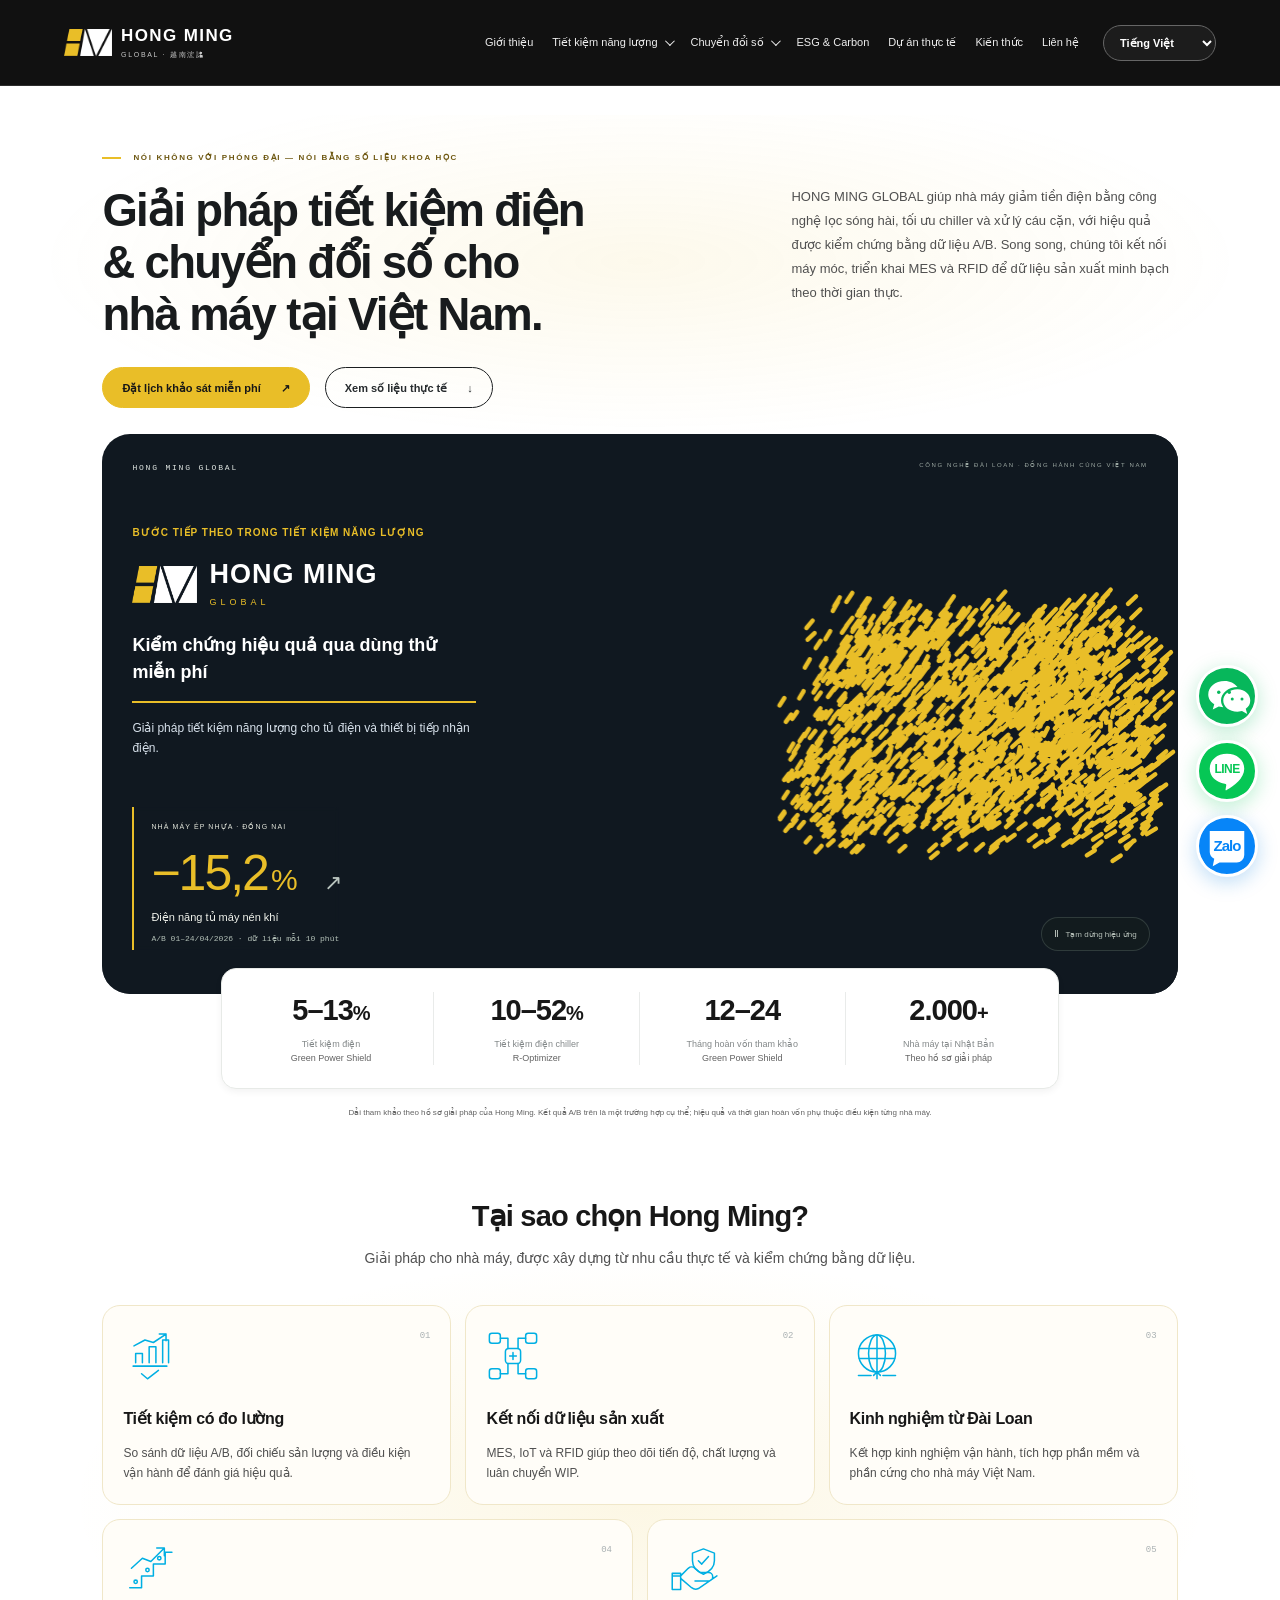
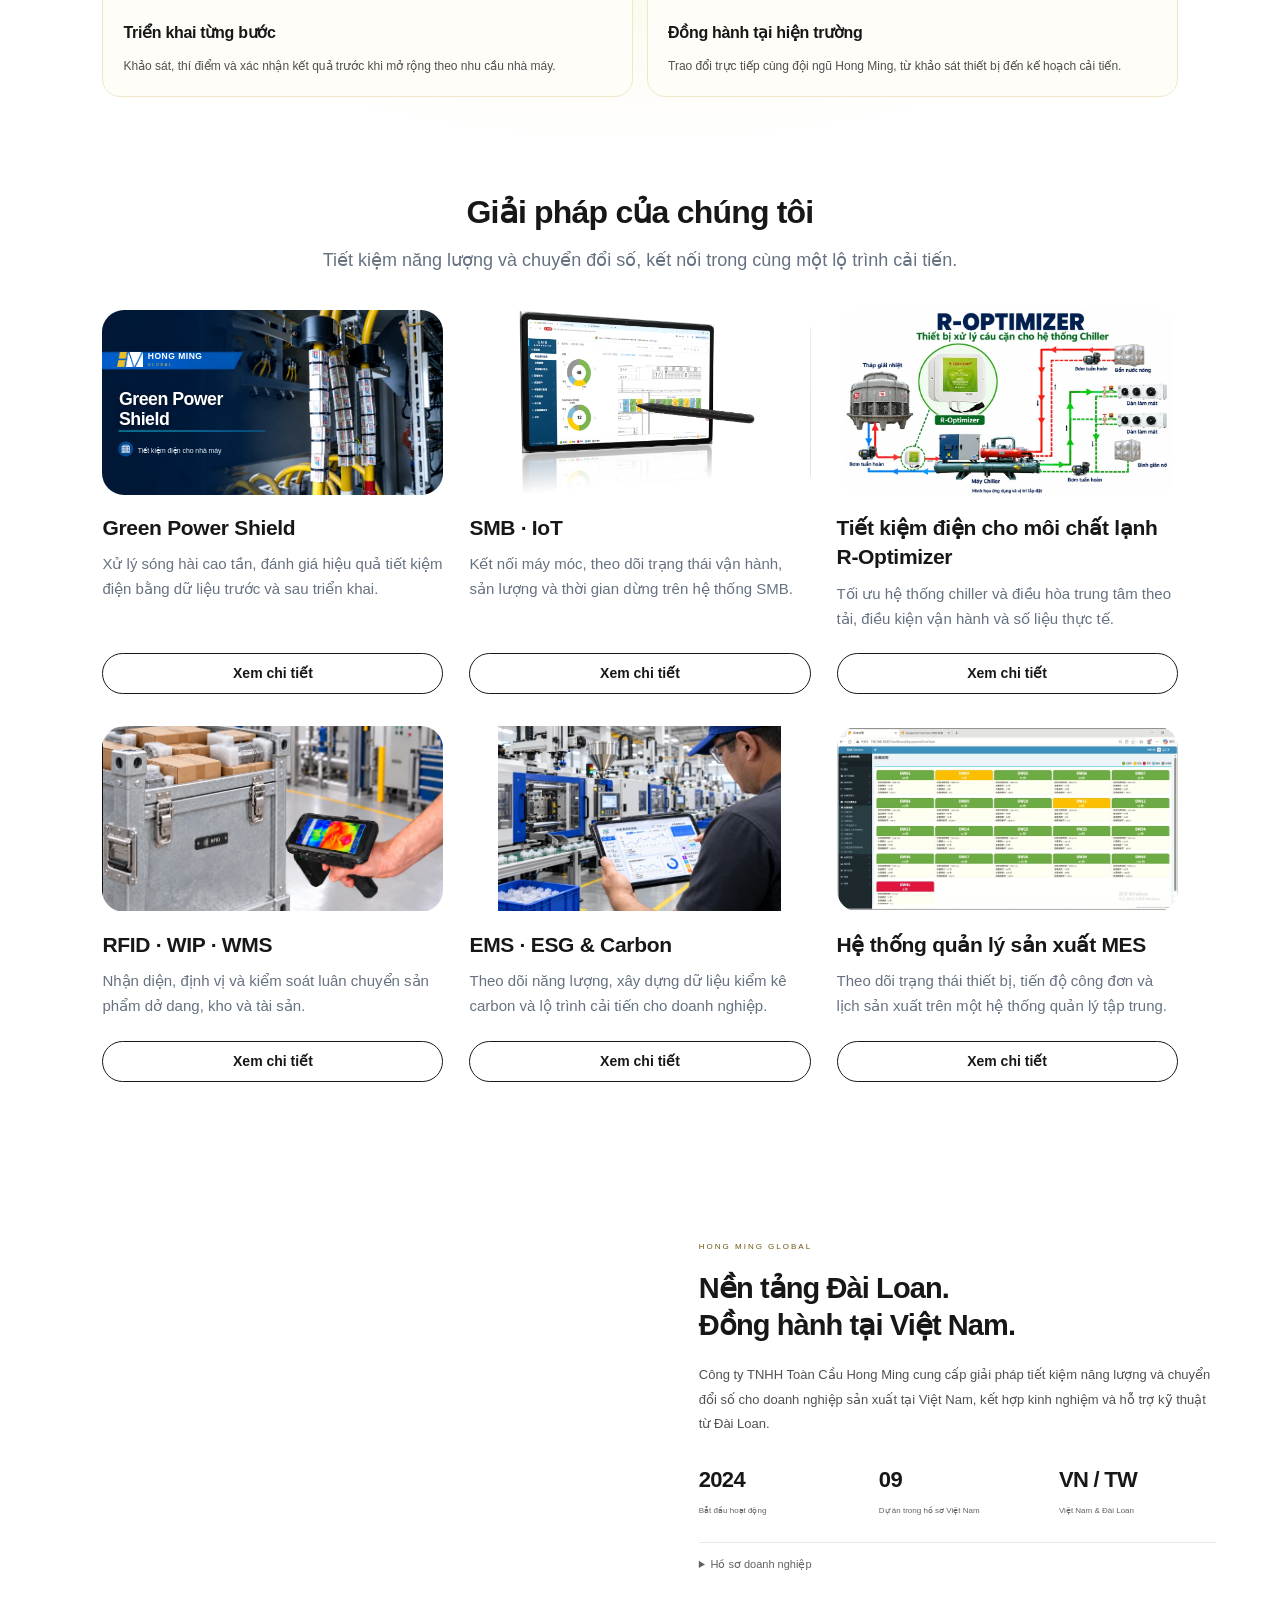
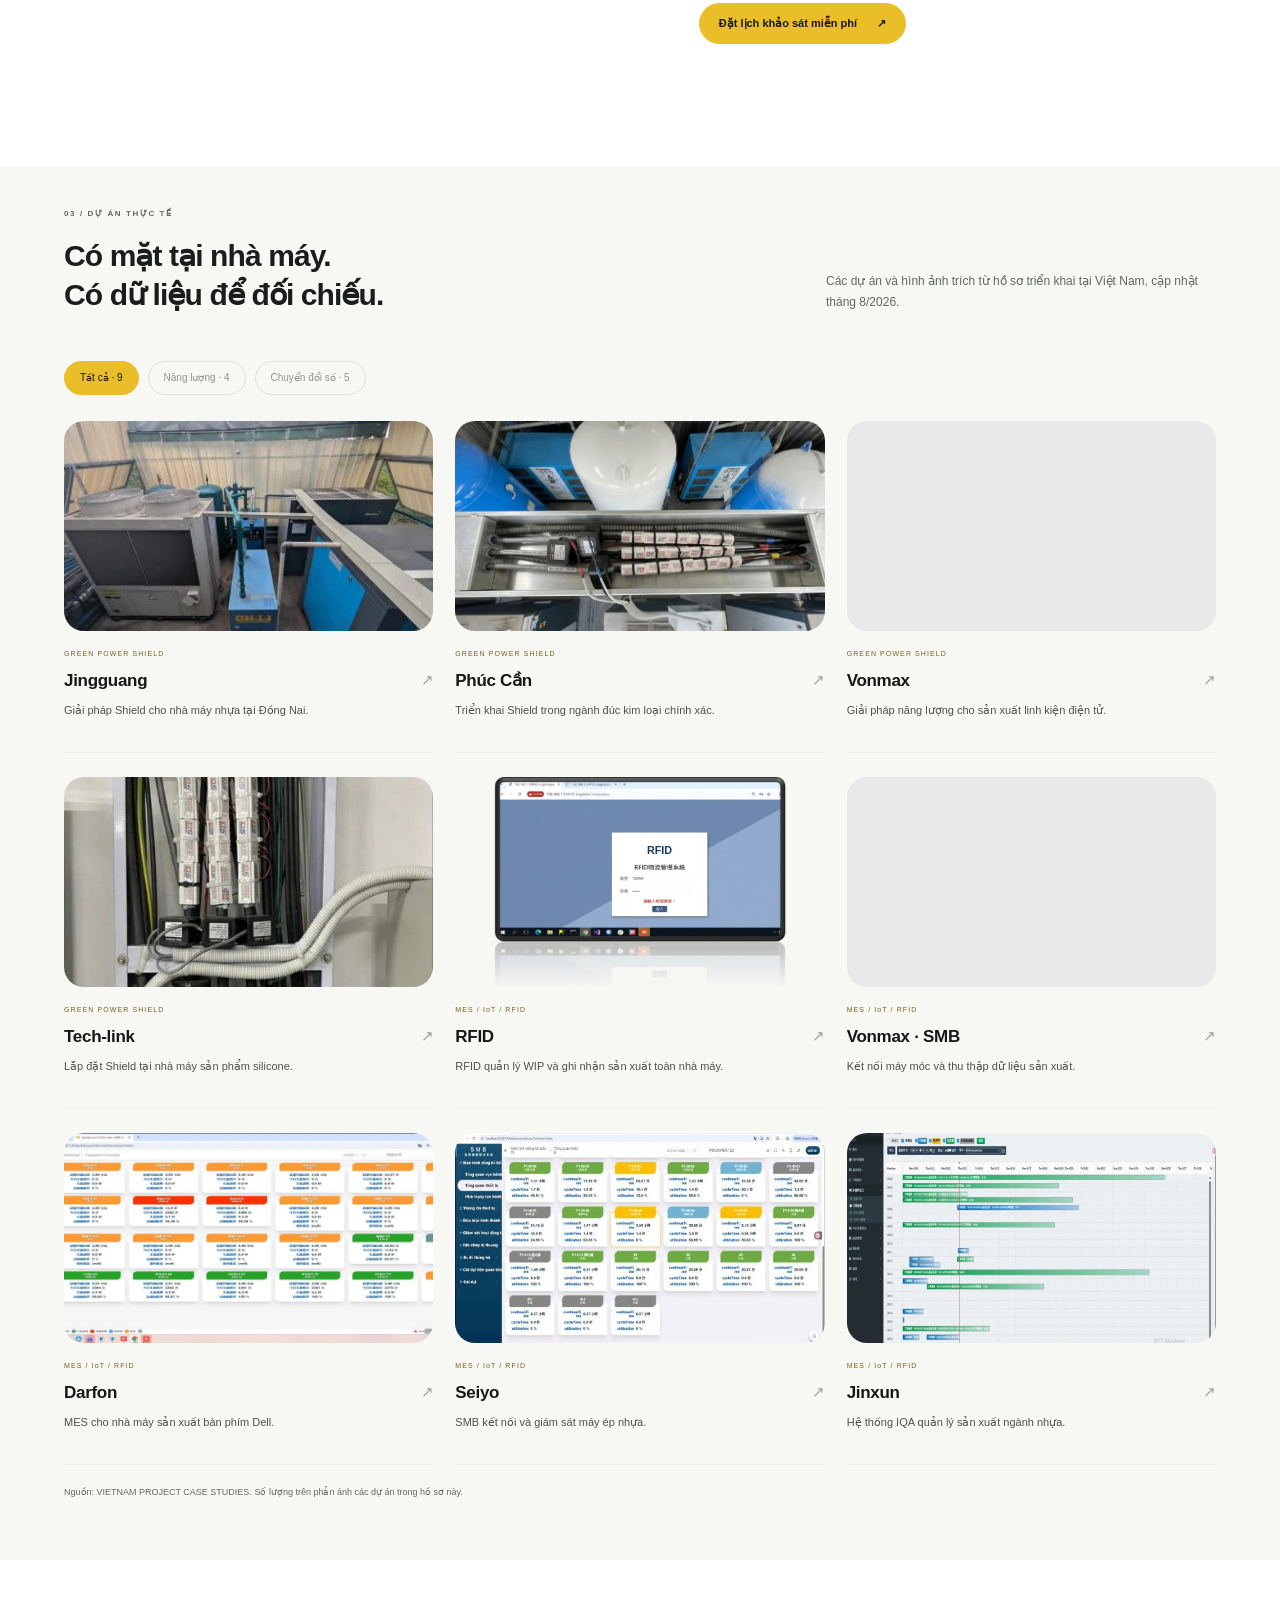
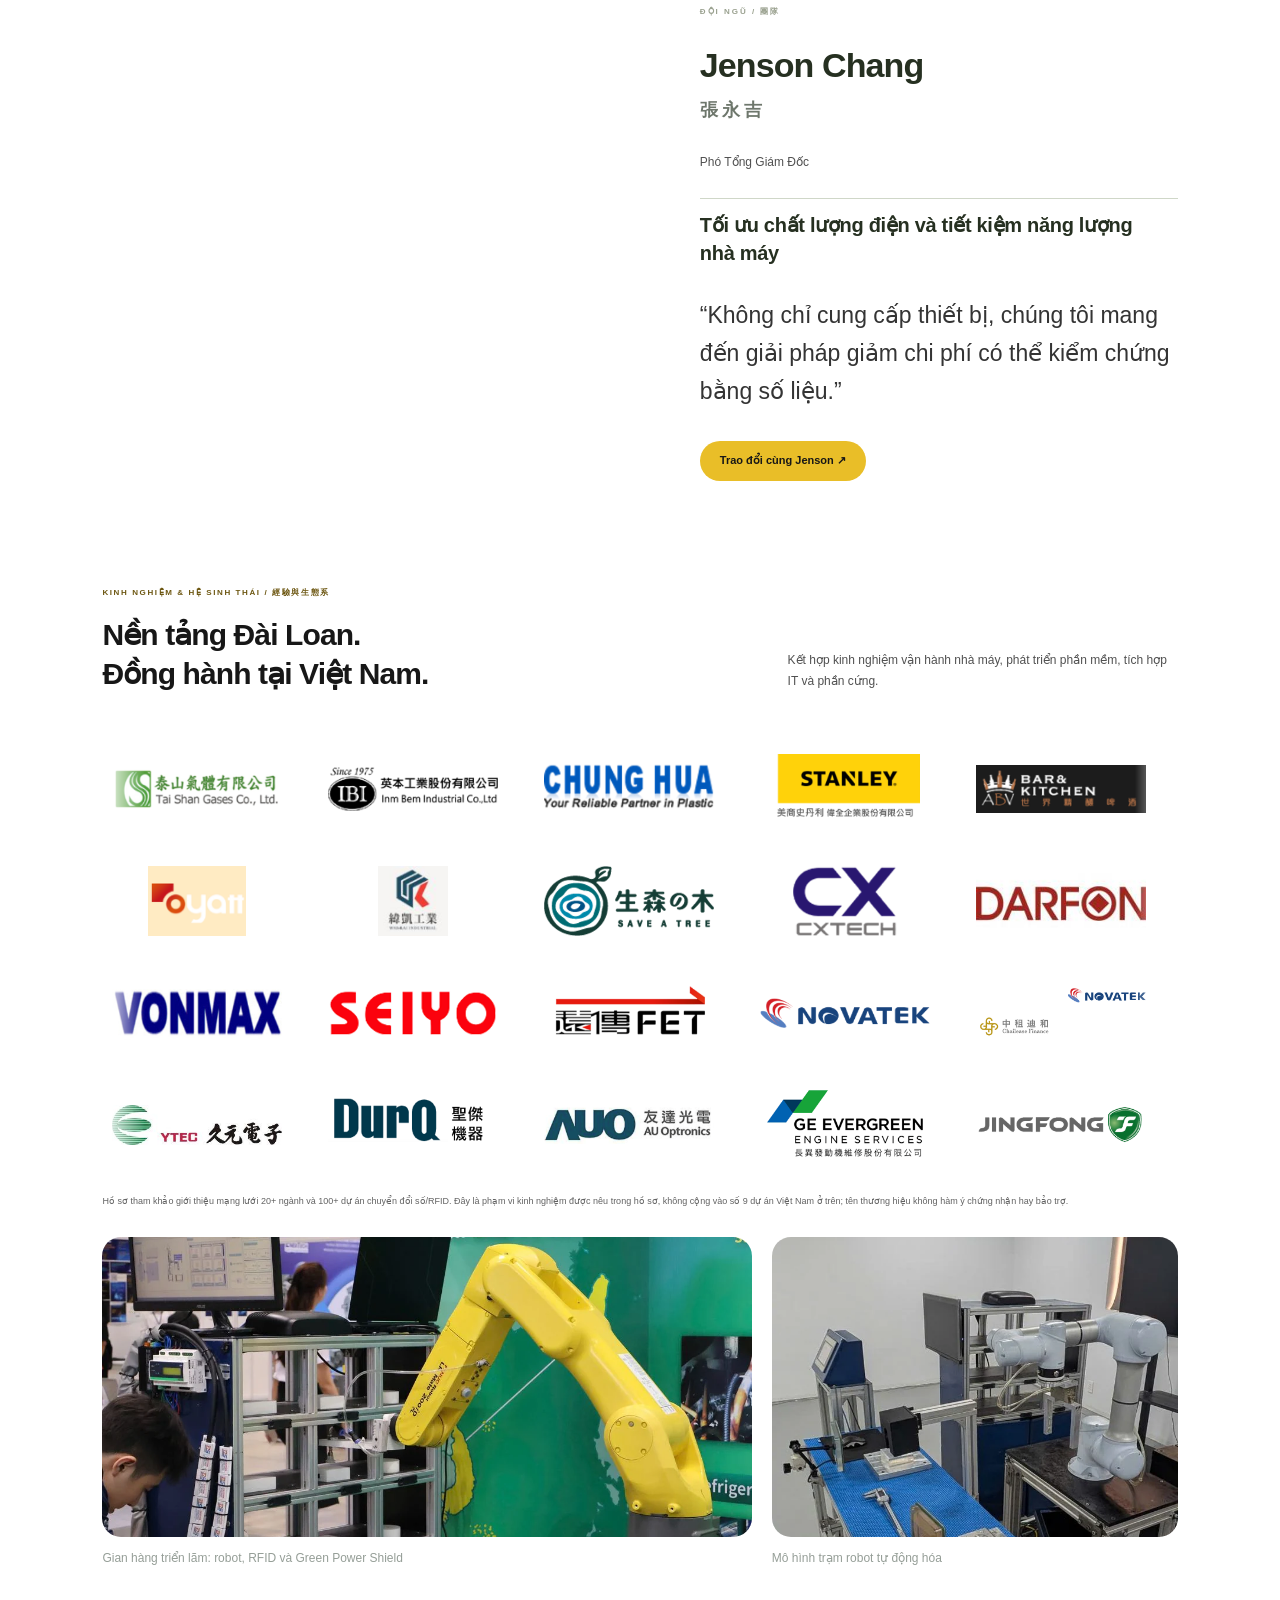
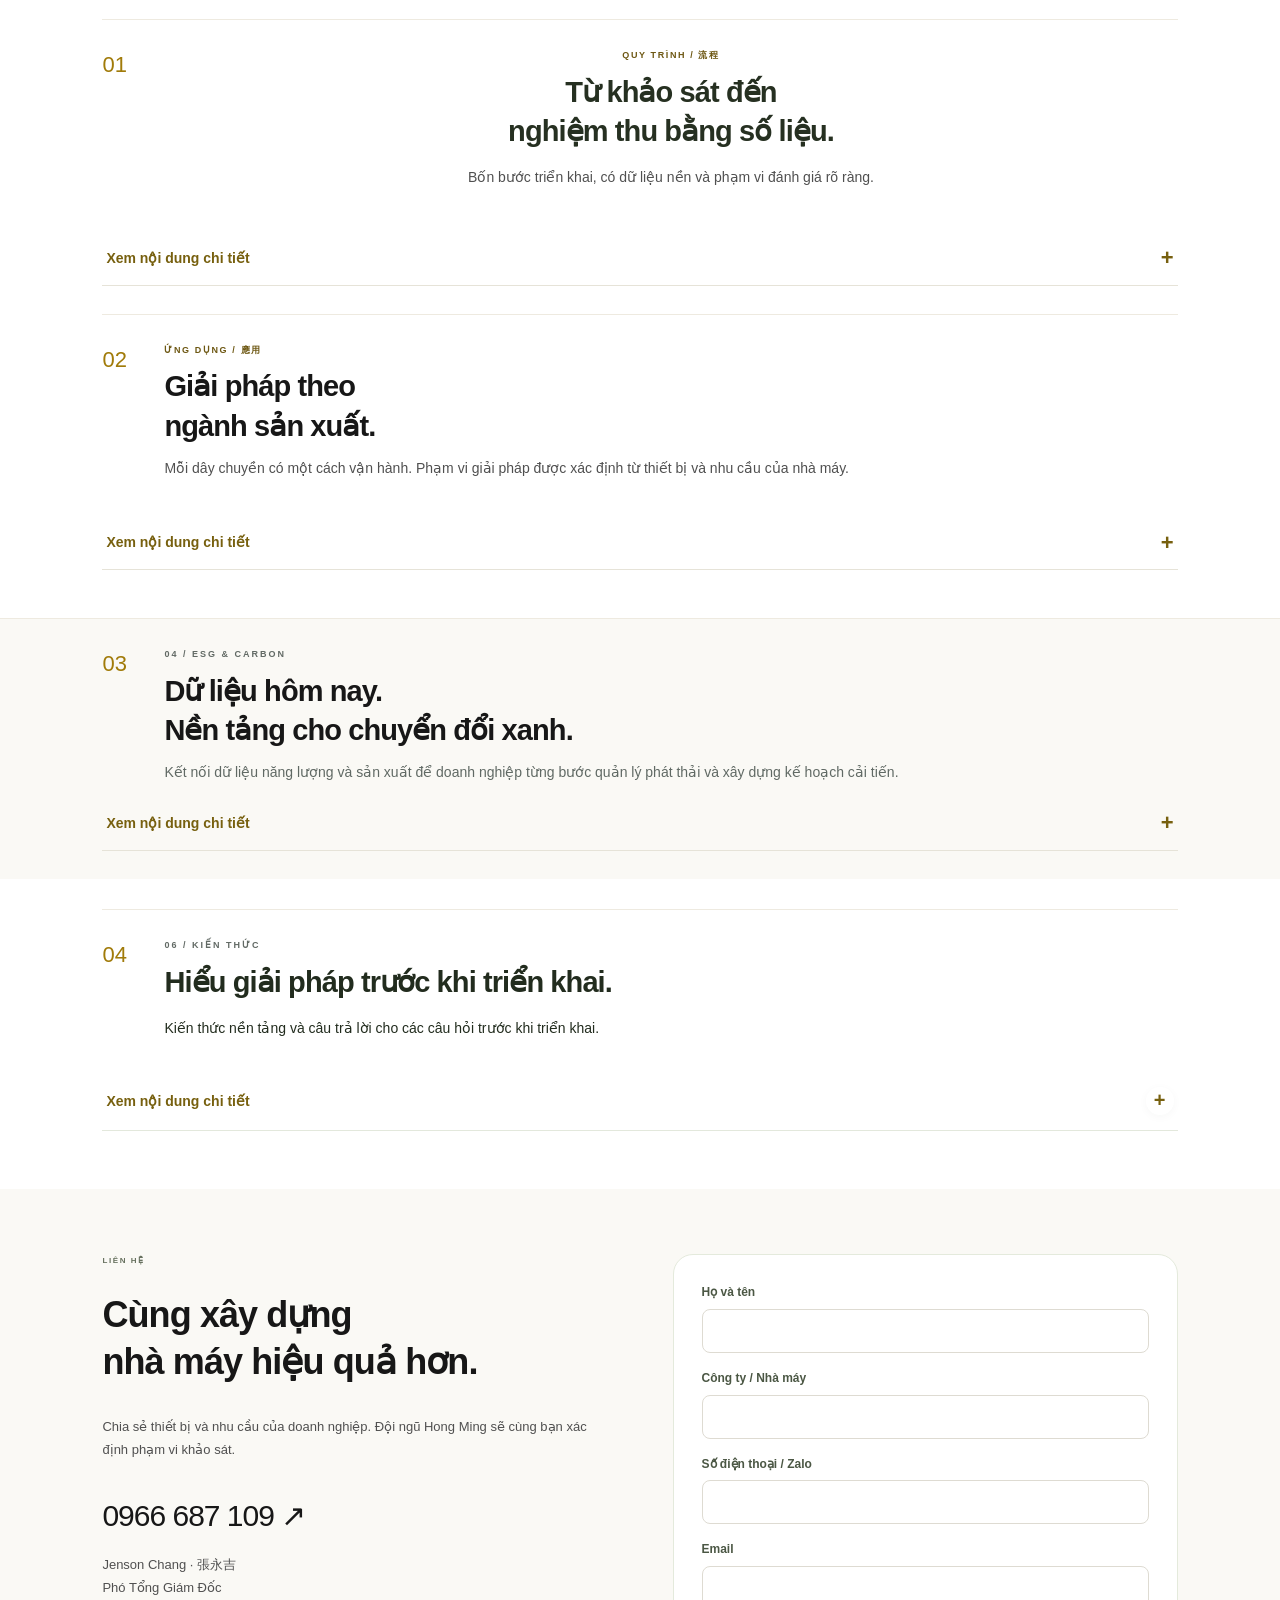
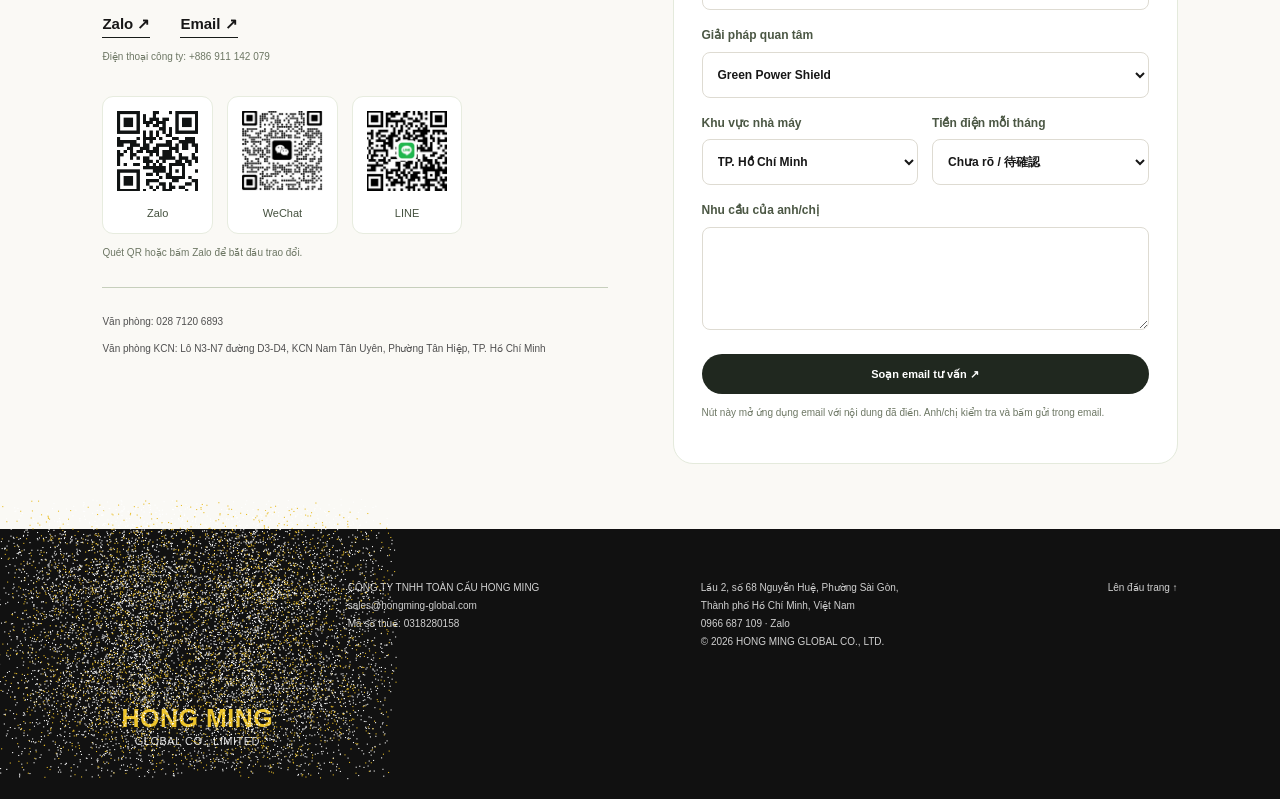
<file: index.html>
<!DOCTYPE html><html lang="vi" translate="no" class="notranslate"><head><script src="motion-defaults-v86.js?v=86" defer></script><meta name="google" content="notranslate"><meta charset="utf-8"><meta content="width=device-width,initial-scale=1" name="viewport"><meta content="HONG MING GLOBAL — Giải pháp tiết kiệm năng lượng, MES, IoT và RFID cho nhà máy tại Việt Nam." name="description"><title>HONG MING GLOBAL | Tiết kiệm năng lượng &amp; Chuyển đổi số</title><link rel="stylesheet" href="shared-v84.css?v=86"><link rel="stylesheet" href="index-v84.css?v=86"><meta content="#111314" name="theme-color"><link rel="icon" type="image/svg+xml" href="favicon-round.svg?v=20261020"><meta content="HONG MING GLOBAL | Giải pháp nhà máy" property="og:title"><meta content="Tiết kiệm năng lượng, MES, RFID và chuyển đổi xanh cho nhà máy tại Việt Nam." property="og:description"><meta content="website" property="og:type"><meta content="https://lamsung632-collab.github.io/hongmingglobal/" property="og:url"><meta content="https://lamsung632-collab.github.io/hongmingglobal/assets__mes__mes-overview-factory.webp?v=mes" property="og:image"><script type="application/ld+json">{"@context": "https://schema.org", "@type": "Organization", "name": "CÔNG TY TNHH TOÀN CẦU HONG MING", "alternateName": ["HONG MING GLOBAL COMPANY LIMITED", "HONG MING GLOBAL CO., LTD."], "url": "https://lamsung632-collab.github.io/hongmingglobal", "logo": "https://lamsung632-collab.github.io/hongmingglobal/assets/photo-22.png", "taxID": "0318280158", "foundingDate": "2024-01-24", "telephone": "+886911142079", "email": "sales@hongming-global.com", "address": {"@type": "PostalAddress", "streetAddress": "Lầu 2, số 68 Nguyễn Huệ", "addressLocality": "Phường Sài Gòn, Thành phố Hồ Chí Minh", "addressCountry": "VN"}, "contactPoint": {"@type": "ContactPoint", "telephone": "+84966687109", "contactType": "sales", "availableLanguage": ["Vietnamese", "Chinese"]}, "sameAs": ["https://zalo.me/0966687109"]}</script><link href="https://lamsung632-collab.github.io/hongmingglobal/" rel="canonical"><meta property="og:image:alt" content="Hệ thống MES giám sát sản xuất tại nhà máy"><meta property="og:image:width" content="653"><meta property="og:image:height" content="623"><meta property="og:image:type" content="image/webp"><link rel="stylesheet" href="responsive-v85.css?v=86"><link rel="stylesheet" href="footer-logo-v92.css"><style id="automation-overview-layout">#team{grid-template-columns:1.15fr 1fr;gap:48px;align-items:center}#team>figure{height:auto;max-width:none;margin:0;overflow:hidden;border-radius:23px;background:transparent}#team>figure img{display:block;width:100%;height:auto;max-height:none;object-fit:contain}@media(max-width:900px){#team{grid-template-columns:1fr;gap:28px}#team>figure{width:100%;max-width:none}}</style></head><body>
<header class="home-header"><a aria-label="Hong Ming Global" class="brand" href="#home"><span class="brand-mark" aria-hidden="true"><img src="assets__hm-mark-original.png" width="944" height="533" alt="" decoding="async" draggable="false"></span><span class="brand-wordmark"><b>HONG MING</b><small>GLOBAL · 越南浤詺</small></span></a><button aria-expanded="false" aria-label="Mở menu" class="menu">☰</button><nav aria-label="Điều hướng chính"><a href="about.html" data-t="about">Giới thiệu</a><details class="nav-group"><summary data-t="energy">Tiết kiệm năng lượng</summary><div class="nav-panel"><a href="#services">Green Power Shield</a><a href="#services">R-Optimizer · Water Scale Go</a><a href="ems.html">EMS</a></div></details><details class="nav-group"><summary data-t="digital">Chuyển đổi số</summary><div class="nav-panel"><a href="smb.html">SMB · IoT</a><a href="mes.html">MES</a><a href="rfid.html">RFID · WIP · WMS</a></div></details><a href="#esg">ESG &amp; Carbon</a><a data-t="projects" href="#projects">Dự án thực tế</a><a data-t="knowledge" href="#knowledge">Kiến thức</a><a data-t="contact" href="#contact">Liên hệ</a></nav><label class="language-label"><span class="sr-only">Language / Ngôn ngữ / 語言</span><select aria-label="Language / Ngôn ngữ / 語言" class="language notranslate" translate="no" id="lang"><option value="vi" lang="vi" translate="no">Tiếng Việt</option><option value="zh" lang="zh-Hant" translate="no">繁體中文</option><option value="en" lang="en" translate="no">English</option></select></label><a class="header-survey" href="#contact" data-t="shortsurvey">Đặt lịch khảo sát ↗</a></header>
<a class="skip-link" href="#home" data-t="skipnav">Bỏ qua menu / 跳至內容</a><main><section class="home-intro" id="home"><div class="home-container"><p class="home-kicker" data-t="homekicker">NÓI KHÔNG VỚI PHÓNG ĐẠI — NÓI BẰNG SỐ LIỆU KHOA HỌC</p><div class="home-heading"><h1 data-t="homeheadline">Giải pháp tiết kiệm điện<br class="desktop-break"> &amp; chuyển đổi số cho<br class="desktop-break"> nhà máy tại Việt Nam.</h1><div class="home-description"><p data-t="homedescription">HONG MING GLOBAL giúp nhà máy giảm tiền điện bằng công nghệ lọc sóng hài, tối ưu chiller và xử lý cáu cặn, với hiệu quả được kiểm chứng bằng dữ liệu A/B. Song song, chúng tôi kết nối máy móc, triển khai MES và RFID để dữ liệu sản xuất minh bạch theo thời gian thực.</p></div></div><div class="home-actions"><a class="home-primary" href="#contact" data-t="homesurvey">Đặt lịch khảo sát miễn phí <span aria-hidden="true">↗</span></a><a class="home-secondary" href="green-power-shield.html#results" data-t="homeresults">Xem số liệu thực tế <span aria-hidden="true">↓</span></a></div><div class="brand-stage" id="brand-stage"><canvas id="particles" aria-hidden="true"></canvas><div class="product-banner-copy"><p class="product-banner-kicker" data-t="bannerstep">BƯỚC TIẾP THEO TRONG TIẾT KIỆM NĂNG LƯỢNG</p><div class="banner-hong-ming" role="img" aria-label="Hong Ming Global"><img src="assets__hm-mark-original.png" width="944" height="533" alt="" decoding="async" draggable="false"><span>HONG MING<small>GLOBAL</small></span></div><p class="product-banner-trial" data-t="bannertrial">Kiểm chứng hiệu quả qua dùng thử miễn phí</p><p class="product-banner-scope" data-t="bannerscope">Giải pháp tiết kiệm năng lượng cho tủ điện và thiết bị tiếp nhận điện.</p></div><div class="stage-top"><span>HONG MING GLOBAL</span><span data-t="homebridge">CÔNG NGHỆ ĐÀI LOAN · ĐỒNG HÀNH CÙNG VIỆT NAM</span></div><div class="stage-bottom"><a class="home-proof" href="green-power-shield.html#results"><span class="proof-label" data-t="homeprooflabel">NHÀ MÁY ÉP NHỰA · ĐỒNG NAI</span><div class="proof-number">−15,2<span>%</span><span class="proof-arrow" aria-hidden="true">↗</span></div><p data-t="homeproofdesc">Điện năng tủ máy nén khí</p><small data-t="homeproofdate">A/B 01–24/04/2026 · dữ liệu mỗi 10 phút</small></a></div><div id="heroStage" class="original-logo-stage" role="img" aria-label="HONG MING GLOBAL"><img class="original-logo-fallback" src="assets__hm-mark-original.png" width="944" height="533" alt="" decoding="async" draggable="false"></div><div class="motion-controls"><button id="motion-toggle" type="button" aria-pressed="false"><span class="motion-icon" aria-hidden="true">Ⅱ</span><span data-t="homemotion">Tạm dừng hiệu ứng</span></button></div></div><div class="home-stats"><div><strong>5–13<span>%</span></strong><p data-t="homestatshield">Tiết kiệm điện<br><b>Green Power Shield</b></p></div><div><strong>10–52<span>%</span></strong><p data-t="homestatropt">Tiết kiệm điện chiller<br><b>R-Optimizer</b></p></div><div><strong>12–24</strong><p data-t="homestatpayback">Tháng hoàn vốn tham khảo<br><b>Green Power Shield</b></p></div><div><strong>2.000<span>+</span></strong><p data-t="homestatjapan">Nhà máy tại Nhật Bản<br><b>Theo hồ sơ giải pháp</b></p></div></div><p class="home-source" data-t="homestatsource">Dải tham khảo theo hồ sơ giải pháp của Hong Ming. Kết quả A/B trên là một trường hợp cụ thể; hiệu quả và thời gian hoàn vốn phụ thuộc điều kiện từng nhà máy.</p></div></section><section class="fine-benefits fine-wrap"><div class="services-heading"><h2 data-t="whytitle">Tại sao chọn Hong Ming?</h2><p data-t="whylead">Giải pháp cho nhà máy, được xây dựng từ nhu cầu thực tế và kiểm chứng bằng dữ liệu.</p></div><div class="benefits-grid"><article class="benefit-card"><span class="benefit-icon" aria-hidden="true"><svg xmlns="http://www.w3.org/2000/svg" viewbox="0 0 64 64" width="54" height="54" fill="none" stroke="currentColor" stroke-width="1.8" stroke-linecap="round" stroke-linejoin="round"><path d="M12 44h40M15 40V29h8v11m8 0V21h8v19m8 0V13h7v27M13 20l13-7 10 3L51 6m-8 0h8v8"></path><path d="m22 53 7 6 13-10"></path></svg></span><span class="benefit-index">01</span><h3 data-t="whyh0">Tiết kiệm có đo lường</h3><p data-t="whyb0">So sánh dữ liệu A/B, đối chiếu sản lượng và điều kiện vận hành để đánh giá hiệu quả.</p></article><article class="benefit-card"><span class="benefit-icon" aria-hidden="true"><svg xmlns="http://www.w3.org/2000/svg" viewbox="0 0 64 64" width="54" height="54" fill="none" stroke="currentColor" stroke-width="1.8" stroke-linecap="round" stroke-linejoin="round"><rect x="23" y="23" width="18" height="18" rx="4"></rect><rect x="4" y="5" width="13" height="12" rx="3"></rect><rect x="47" y="5" width="13" height="12" rx="3"></rect><rect x="4" y="47" width="13" height="12" rx="3"></rect><rect x="47" y="47" width="13" height="12" rx="3"></rect><path d="M17 11h9v12m21-12h-9v12M17 53h9V41m21 12h-9V41M28 32h8m-4-4v8"></path></svg></span><span class="benefit-index">02</span><h3 data-t="whyh1">Kết nối dữ liệu sản xuất</h3><p data-t="whyb1">MES, IoT và RFID giúp theo dõi tiến độ, chất lượng và luân chuyển WIP.</p></article><article class="benefit-card"><span class="benefit-icon" aria-hidden="true"><svg xmlns="http://www.w3.org/2000/svg" viewbox="0 0 64 64" width="54" height="54" fill="none" stroke="currentColor" stroke-width="1.8" stroke-linecap="round" stroke-linejoin="round"><circle cx="32" cy="29" r="22"></circle><ellipse cx="32" cy="29" rx="10" ry="22"></ellipse><path d="M11 23h42M11 35h42M32 7v44M10 55h15m14 0h15M28 55l4-4 4 4m-4 4v-8"></path></svg></span><span class="benefit-index">03</span><h3 data-t="whyh2">Kinh nghiệm từ Đài Loan</h3><p data-t="whyb2">Kết hợp kinh nghiệm vận hành, tích hợp phần mềm và phần cứng cho nhà máy Việt Nam.</p></article><article class="benefit-card"><span class="benefit-icon" aria-hidden="true"><svg xmlns="http://www.w3.org/2000/svg" viewbox="0 0 64 64" width="54" height="54" fill="none" stroke="currentColor" stroke-width="1.8" stroke-linecap="round" stroke-linejoin="round"><path d="M8 53h14V39h14V25h14V11h8M10 30l13-12 10 4L49 6m-9 0h9v9"></path><circle cx="15" cy="46" r="2"></circle><circle cx="29" cy="32" r="2"></circle><circle cx="43" cy="18" r="2"></circle></svg></span><span class="benefit-index">04</span><h3 data-t="whyh3">Triển khai từng bước</h3><p data-t="whyb3">Khảo sát, thí điểm và xác nhận kết quả trước khi mở rộng theo nhu cầu nhà máy.</p></article><article class="benefit-card"><span class="benefit-icon" aria-hidden="true"><svg xmlns="http://www.w3.org/2000/svg" viewbox="0 0 64 64" width="54" height="54" fill="none" stroke="currentColor" stroke-width="1.8" stroke-linecap="round" stroke-linejoin="round"><path d="M5 39h10l9-9a6 6 0 0 1 8 0l6 5h10a5 5 0 0 1 0 10H32m-17-3 13 11a8 8 0 0 0 8 1l22-15M5 36v19h10V36Z"></path><path d="M42 7 55 12v9c0 8-6 13-13 16-7-3-13-8-13-16v-9Zm-6 14 4 4 8-9"></path></svg></span><span class="benefit-index">05</span><h3 data-t="whyh4">Đồng hành tại hiện trường</h3><p data-t="whyb4">Trao đổi trực tiếp cùng đội ngũ Hong Ming, từ khảo sát thiết bị đến kế hoạch cải tiến.</p></article></div></section><section class="fine-services fine-wrap" id="services"><div class="services-heading"><h2 data-t="servicestitle">Giải pháp của chúng tôi</h2><p data-t="serviceslead">Tiết kiệm năng lượng và chuyển đổi số, kết nối trong cùng một lộ trình cải tiến.</p></div><div class="service-rail services-grid" aria-label="Solutions"><a class="service-card" href="green-power-shield.html"><div class="service-image service-branded-image"><img src="assets__green-power-shield-landscape.webp" alt="Green Power Shield installation at a factory" loading="lazy" width="1672" height="941" decoding="async" draggable="false"><div class="service-photo-brand" aria-label="Hong Ming Global"><img src="assets__hm-mark-original.png" width="944" height="533" alt="" decoding="async" draggable="false"><span>HONG MING<small>GLOBAL</small></span></div><div class="service-photo-title">Green Power<br>Shield</div><span class="service-photo-caption" data-t="shieldimagecaption">Tiết kiệm điện cho nhà máy</span></div><h3>Green Power Shield</h3><p data-t="serviceb0">Xử lý sóng hài cao tần, đánh giá hiệu quả tiết kiệm điện bằng dữ liệu trước và sau triển khai.</p><span class="service-detail-button">Xem chi tiết</span></a><article class="service-card" id="solution-mes"><div class="service-image mes-slideshow"><a class="mes-slides" href="smb.html" aria-label="SMB · IoT"><img class="is-active" src="assets__mes-iot-tablet-new-covered.svg" alt="SMB · IoT — 1" width="888" height="683" loading="lazy" decoding="async" draggable="false"><img src="assets__mes-iot-equipment.webp" alt="SMB · IoT — 2" width="1200" height="639" loading="lazy" aria-hidden="true" decoding="async" draggable="false"><img src="assets__mes-iot-factory-covered.svg" alt="SMB · IoT — 3" width="1200" height="646" loading="lazy" aria-hidden="true" decoding="async" draggable="false"></a><div class="mes-dots"><button type="button" data-mes-slide="0" aria-pressed="true">1</button><button type="button" data-mes-slide="1" aria-pressed="false">2</button><button type="button" data-mes-slide="2" aria-pressed="false">3</button><button id="service-autoplay" type="button" aria-pressed="true" class="mes-pause">Ⅱ <span>Tạm dừng</span></button></div></div><h3><a href="smb.html" style="display: flex; justify-content: space-between; width: 100%; align-items: start; color: inherit;">SMB · IoT</a></h3><p data-t="serviceb3">Kết nối máy móc, theo dõi trạng thái vận hành, sản lượng và thời gian dừng trên hệ thống SMB.</p><a class="service-detail-button" href="smb.html">Xem chi tiết</a></article><a class="service-card" href="r-optimizer.html" id="solution-ropt"><div class="service-image mes-slideshow"><span class="mes-slides"><img src="assets__ropt-slide-1.webp" alt="R-Optimizer — 1" class="is-active" width="976" height="549" decoding="async" loading="lazy" draggable="false"><img src="assets__ropt-slide-2.webp" alt="R-Optimizer — 2" width="673" height="475" decoding="async" loading="lazy" draggable="false"><img src="assets__ropt-slide-3.webp" alt="R-Optimizer — 3" width="576" height="468" decoding="async" loading="lazy" draggable="false"><img src="assets__ropt-slide-4.webp" alt="R-Optimizer — 4" width="637" height="370" decoding="async" loading="lazy" draggable="false"></span></div><h3 data-t="serviceropttitle">Tiết kiệm điện cho môi chất lạnh R-Optimizer</h3><p data-t="serviceb1">Tối ưu hệ thống chiller và điều hòa trung tâm theo tải, điều kiện vận hành và số liệu thực tế.</p><span class="service-detail-button">Xem chi tiết</span></a><a class="service-card" href="rfid.html" id="solution-rfid"><div class="service-image mes-slideshow"><span class="mes-slides"><img src="assets__rfid-slide-1.webp" alt="RFID · WIP · WMS — 1" class="is-active" width="1400" height="989" decoding="async" loading="lazy" draggable="false"><img src="assets__rfid-slide-2.webp" alt="RFID · WIP · WMS — 2" width="845" height="420" decoding="async" loading="lazy" draggable="false"><img src="assets__rfid-slide-3-rfid.svg" alt="RFID · WIP · WMS — 3" width="535" height="296" decoding="async" loading="lazy" draggable="false"><img src="assets__rfid-slide-4-rfid.svg" alt="RFID · WIP · WMS — 4" width="527" height="304" decoding="async" loading="lazy" draggable="false"></span></div><h3>RFID · WIP · WMS</h3><p data-t="serviceb4">Nhận diện, định vị và kiểm soát luân chuyển sản phẩm dở dang, kho và tài sản.</p><span class="service-detail-button">Xem chi tiết</span></a><a class="service-card" href="ems.html" id="solution-ems"><div class="service-image mes-slideshow"><span class="mes-slides"><img src="assets__ems__slide-1.webp" alt="EMS — 1" loading="lazy" decoding="async" class="is-active" draggable="false"><img src="assets__ems__slide-2.webp" alt="EMS — 2" loading="lazy" decoding="async" draggable="false"><img src="assets__ems__slide-3.webp" alt="EMS — 3" loading="lazy" decoding="async" draggable="false"></span></div><h3>EMS · ESG &amp; Carbon</h3><p data-t="serviceb5">Theo dõi năng lượng, xây dựng dữ liệu kiểm kê carbon và lộ trình cải tiến cho doanh nghiệp.</p><span class="service-detail-button">Xem chi tiết</span></a><a class="service-card" href="mes.html" id="solution-mes-production"><div class="service-image mes-slideshow"><span class="mes-slides"><img src="assets__mes__production-slide-3.webp" alt="MES production management — 3" loading="lazy" decoding="async" draggable="false"><img src="assets__mes__production-slide-4.webp" alt="MES production management — 4" loading="lazy" decoding="async" draggable="false"></span></div><h3 data-t="servicemesproductiontitle">Hệ thống quản lý sản xuất MES</h3><p data-t="servicemesproductionbody">Theo dõi trạng thái thiết bị, tiến độ công đơn và lịch sản xuất trên một hệ thống quản lý tập trung.</p><span class="service-detail-button">Xem chi tiết</span></a></div></section><section id="about" class="fine-about fine-wrap"><div class="about-gallery" aria-label="Actual Hong Ming project images"><div class="gallery-column"><div class="gallery-track" style="--gallery-duration:127.5s"><div class="gallery-sequence"><img src="assets__gallery-thumbs__0.webp" alt="Green Power Shield installation at a factory" loading="lazy" decoding="async" width="1672" height="941" draggable="false" fetchpriority="low"><img src="assets__gallery-thumbs__1-covered.svg" alt="Jingguang — A/B" loading="lazy" decoding="async" width="2200" height="1054" draggable="false" fetchpriority="low"><img src="assets__gallery-thumbs__2.webp" alt="Tech-Link Silicones — Green Power Shield" loading="lazy" decoding="async" width="2200" height="1238" draggable="false" fetchpriority="low"><img src="assets__gallery-thumbs__3-covered.svg" alt="Phúc Cần — A/B" loading="lazy" decoding="async" width="1648" height="1052" draggable="false" fetchpriority="low"><img src="assets__gallery-thumbs__4-covered.svg" alt="SMB factory layout dashboard" loading="lazy" decoding="async" width="1600" height="862" draggable="false" fetchpriority="low"><img src="assets__gallery-thumbs__5.webp" alt="Seiyo injection-moulding production" loading="lazy" decoding="async" width="1365" height="784" draggable="false" fetchpriority="low"><img src="assets__gallery-thumbs__6.webp" alt="Refrigeration cycle and chiller components" loading="lazy" decoding="async" width="1300" height="1209" draggable="false" fetchpriority="low"><img src="assets__gallery-thumbs__7.webp" alt="R-Optimizer — installation 10" loading="lazy" decoding="async" width="215" height="265" draggable="false" fetchpriority="low"><img src="assets__gallery-thumbs__8.webp" alt="R-Optimizer — installation 17" loading="lazy" decoding="async" width="801" height="1026" draggable="false" fetchpriority="low"><img src="assets__gallery-thumbs__9.webp" alt="Hong Ming project detail" loading="lazy" decoding="async" width="501" height="312" draggable="false" fetchpriority="low"><img src="assets__gallery-thumbs__10.webp" alt="RFID container illustration" loading="lazy" decoding="async" width="1492" height="1054" draggable="false" fetchpriority="low"><img src="assets__gallery-thumbs__11-rfid.svg" alt="RFID — On-site display terminal" loading="lazy" decoding="async" width="1237" height="848" draggable="false" fetchpriority="low"><img src="assets__gallery-thumbs__12.webp" alt="EnPI setup screen" loading="lazy" decoding="async" width="1494" height="1052" draggable="false" fetchpriority="low"><img src="assets__gallery-thumbs__13.webp" alt="MES work order schedule" loading="lazy" decoding="async" width="1500" height="805" draggable="false" fetchpriority="low"></div><div class="gallery-sequence" aria-hidden="true"><img src="assets__gallery-thumbs__0.webp" alt="" loading="lazy" decoding="async" width="1672" height="941" draggable="false" fetchpriority="low"><img src="assets__gallery-thumbs__1-covered.svg" alt="" loading="lazy" decoding="async" width="2200" height="1054" draggable="false" fetchpriority="low"><img src="assets__gallery-thumbs__2.webp" alt="" loading="lazy" decoding="async" width="2200" height="1238" draggable="false" fetchpriority="low"><img src="assets__gallery-thumbs__3-covered.svg" alt="" loading="lazy" decoding="async" width="1648" height="1052" draggable="false" fetchpriority="low"><img src="assets__gallery-thumbs__4-covered.svg" alt="" loading="lazy" decoding="async" width="1600" height="862" draggable="false" fetchpriority="low"><img src="assets__gallery-thumbs__5.webp" alt="" loading="lazy" decoding="async" width="1365" height="784" draggable="false" fetchpriority="low"><img src="assets__gallery-thumbs__6.webp" alt="" loading="lazy" decoding="async" width="1300" height="1209" draggable="false" fetchpriority="low"><img src="assets__gallery-thumbs__7.webp" alt="" loading="lazy" decoding="async" width="215" height="265" draggable="false" fetchpriority="low"><img src="assets__gallery-thumbs__8.webp" alt="" loading="lazy" decoding="async" width="801" height="1026" draggable="false" fetchpriority="low"><img src="assets__gallery-thumbs__9.webp" alt="" loading="lazy" decoding="async" width="501" height="312" draggable="false" fetchpriority="low"><img src="assets__gallery-thumbs__10.webp" alt="" loading="lazy" decoding="async" width="1492" height="1054" draggable="false" fetchpriority="low"><img src="assets__gallery-thumbs__11-rfid.svg" alt="" loading="lazy" decoding="async" width="1237" height="848" draggable="false" fetchpriority="low"><img src="assets__gallery-thumbs__12.webp" alt="" loading="lazy" decoding="async" width="1494" height="1052" draggable="false" fetchpriority="low"><img src="assets__gallery-thumbs__13.webp" alt="" loading="lazy" decoding="async" width="1500" height="805" draggable="false" fetchpriority="low"></div></div></div><div class="gallery-column"><div class="gallery-track" style="--gallery-duration:127.5s"><div class="gallery-sequence"><img src="assets__gallery-thumbs__15.webp" alt="Jingguang — Green Power Shield" loading="lazy" decoding="async" width="2200" height="1238" draggable="false" fetchpriority="low"><img src="assets__gallery-thumbs__16.webp" alt="Vonmax Industrial — Green Power Shield" loading="lazy" decoding="async" width="1280" height="960" draggable="false" fetchpriority="low"><img src="assets__gallery-thumbs__17.webp" alt="Tech-Link Silicones — Green Power Shield" loading="lazy" decoding="async" width="1199" height="918" draggable="false" fetchpriority="low"><img src="assets__gallery-thumbs__18.webp" alt="SMB · IoT — laptop" loading="lazy" decoding="async" width="933" height="621" draggable="false" fetchpriority="low"><img src="assets__gallery-thumbs__19-covered.svg" alt="Vonmax factory overview" loading="lazy" decoding="async" width="1600" height="768" draggable="false" fetchpriority="low"><img src="assets__gallery-thumbs__20.webp" alt="Seiyo machine dashboard" loading="lazy" decoding="async" width="1600" height="862" draggable="false" fetchpriority="low"><img src="assets__gallery-thumbs__21.webp" alt="R-Optimizer — installation 12" loading="lazy" decoding="async" width="1080" height="809" draggable="false" fetchpriority="low"><img src="assets__gallery-thumbs__22.webp" alt="R-Optimizer — installation 16" loading="lazy" decoding="async" width="770" height="1026" draggable="false" fetchpriority="low"><img src="assets__gallery-thumbs__23.webp" alt="R-Optimizer — installation 14" loading="lazy" decoding="async" width="614" height="1032" draggable="false" fetchpriority="low"><img src="assets__gallery-thumbs__24.webp" alt="Hong Ming project detail" loading="lazy" decoding="async" width="508" height="312" draggable="false" fetchpriority="low"><img src="assets__gallery-thumbs__25.webp" alt="RFID — Factory photograph from the project material" loading="lazy" decoding="async" width="680" height="382" draggable="false" fetchpriority="low"><img src="assets__gallery-thumbs__26-rfid.svg" alt="RFID — Production and weight data lookup" loading="lazy" decoding="async" width="1361" height="768" draggable="false" fetchpriority="low"><img src="assets__gallery-thumbs__27-covered.svg" alt="EMS electricity dashboard" loading="lazy" decoding="async" width="1915" height="886" draggable="false" fetchpriority="low"><img src="assets__gallery-thumbs__28.webp" alt="Equipment overview" loading="lazy" decoding="async" width="1500" height="799" draggable="false" fetchpriority="low"></div><div class="gallery-sequence" aria-hidden="true"><img src="assets__gallery-thumbs__15.webp" alt="" loading="lazy" decoding="async" width="2200" height="1238" draggable="false" fetchpriority="low"><img src="assets__gallery-thumbs__16.webp" alt="" loading="lazy" decoding="async" width="1280" height="960" draggable="false" fetchpriority="low"><img src="assets__gallery-thumbs__17.webp" alt="" loading="lazy" decoding="async" width="1199" height="918" draggable="false" fetchpriority="low"><img src="assets__gallery-thumbs__18.webp" alt="" loading="lazy" decoding="async" width="933" height="621" draggable="false" fetchpriority="low"><img src="assets__gallery-thumbs__19-covered.svg" alt="" loading="lazy" decoding="async" width="1600" height="768" draggable="false" fetchpriority="low"><img src="assets__gallery-thumbs__20.webp" alt="" loading="lazy" decoding="async" width="1600" height="862" draggable="false" fetchpriority="low"><img src="assets__gallery-thumbs__21.webp" alt="" loading="lazy" decoding="async" width="1080" height="809" draggable="false" fetchpriority="low"><img src="assets__gallery-thumbs__22.webp" alt="" loading="lazy" decoding="async" width="770" height="1026" draggable="false" fetchpriority="low"><img src="assets__gallery-thumbs__23.webp" alt="" loading="lazy" decoding="async" width="614" height="1032" draggable="false" fetchpriority="low"><img src="assets__gallery-thumbs__24.webp" alt="" loading="lazy" decoding="async" width="508" height="312" draggable="false" fetchpriority="low"><img src="assets__gallery-thumbs__25.webp" alt="" loading="lazy" decoding="async" width="680" height="382" draggable="false" fetchpriority="low"><img src="assets__gallery-thumbs__26-rfid.svg" alt="" loading="lazy" decoding="async" width="1361" height="768" draggable="false" fetchpriority="low"><img src="assets__gallery-thumbs__27-covered.svg" alt="" loading="lazy" decoding="async" width="1915" height="886" draggable="false" fetchpriority="low"><img src="assets__gallery-thumbs__28.webp" alt="" loading="lazy" decoding="async" width="1500" height="799" draggable="false" fetchpriority="low"></div></div></div><div class="gallery-column"><div class="gallery-track" style="--gallery-duration:127.5s"><div class="gallery-sequence"><img src="assets__gallery-thumbs__30.webp" alt="Jingguang — Green Power Shield" loading="lazy" decoding="async" width="1400" height="782" draggable="false" fetchpriority="low"><img src="assets__shield__vonmax-installation-new.png" alt="Vonmax Industrial — Green Power Shield" loading="lazy" decoding="async" width="1628" height="966" draggable="false" fetchpriority="low"><img src="assets__gallery-thumbs__32-covered.svg" alt="Tech-Link Silicones — A/B" loading="lazy" decoding="async" width="1920" height="1034" draggable="false" fetchpriority="low"><img src="assets__gallery-thumbs__33-covered.svg" alt="SMB — factory dashboard on tablet" loading="lazy" decoding="async" width="872" height="823" draggable="false" fetchpriority="low"><img src="assets__gallery-thumbs__34.webp" alt="Vonmax machine timeline" loading="lazy" decoding="async" width="1600" height="760" draggable="false" fetchpriority="low"><img src="assets__gallery-thumbs__35.webp" alt="Seiyo factory overview" loading="lazy" decoding="async" width="1600" height="863" draggable="false" fetchpriority="low"><img src="assets__gallery-thumbs__36.webp" alt="R-Optimizer — installation 15" loading="lazy" decoding="async" width="694" height="1025" draggable="false" fetchpriority="low"><img src="assets__gallery-thumbs__37.webp" alt="Cooling-water treatment unit — 2" loading="lazy" decoding="async" width="694" height="809" draggable="false" fetchpriority="low"><img src="assets__gallery-thumbs__38.webp" alt="R-Optimizer — installation 18" loading="lazy" decoding="async" width="1800" height="707" draggable="false" fetchpriority="low"><img src="assets__gallery-thumbs__39.webp" alt="Chiller survey sheet" loading="lazy" decoding="async" width="1024" height="1536" draggable="false" fetchpriority="low"><img src="assets__gallery-thumbs__40-rfid.svg" alt="RFID — RFID system access screen" loading="lazy" decoding="async" width="1402" height="752" draggable="false" fetchpriority="low"><img src="assets__gallery-thumbs__41.webp" alt="Factory energy monitoring illustration" loading="lazy" decoding="async" width="1448" height="1086" draggable="false" fetchpriority="low"><img src="assets__gallery-thumbs__42.webp" alt="EnPI and EnB comparison workflow" loading="lazy" decoding="async" width="1500" height="859" draggable="false" fetchpriority="low"><img src="assets__gallery-thumbs__43.webp" alt="Shop-floor data capture terminal" loading="lazy" decoding="async" width="1060" height="1100" draggable="false" fetchpriority="low"><img src="assets__gallery-thumbs__44.webp" alt="MES system screenshot 7" loading="lazy" decoding="async" width="1465" height="492" draggable="false" fetchpriority="low"></div><div class="gallery-sequence" aria-hidden="true"><img src="assets__gallery-thumbs__30.webp" alt="" loading="lazy" decoding="async" width="1400" height="782" draggable="false" fetchpriority="low"><img src="assets__shield__vonmax-installation-new.png" alt="" loading="lazy" decoding="async" width="1628" height="966" draggable="false" fetchpriority="low"><img src="assets__gallery-thumbs__32-covered.svg" alt="" loading="lazy" decoding="async" width="1920" height="1034" draggable="false" fetchpriority="low"><img src="assets__gallery-thumbs__33-covered.svg" alt="" loading="lazy" decoding="async" width="872" height="823" draggable="false" fetchpriority="low"><img src="assets__gallery-thumbs__34.webp" alt="" loading="lazy" decoding="async" width="1600" height="760" draggable="false" fetchpriority="low"><img src="assets__gallery-thumbs__35.webp" alt="" loading="lazy" decoding="async" width="1600" height="863" draggable="false" fetchpriority="low"><img src="assets__gallery-thumbs__36.webp" alt="" loading="lazy" decoding="async" width="694" height="1025" draggable="false" fetchpriority="low"><img src="assets__gallery-thumbs__37.webp" alt="" loading="lazy" decoding="async" width="694" height="809" draggable="false" fetchpriority="low"><img src="assets__gallery-thumbs__38.webp" alt="" loading="lazy" decoding="async" width="1800" height="707" draggable="false" fetchpriority="low"><img src="assets__gallery-thumbs__39.webp" alt="" loading="lazy" decoding="async" width="1024" height="1536" draggable="false" fetchpriority="low"><img src="assets__gallery-thumbs__40-rfid.svg" alt="" loading="lazy" decoding="async" width="1402" height="752" draggable="false" fetchpriority="low"><img src="assets__gallery-thumbs__41.webp" alt="" loading="lazy" decoding="async" width="1448" height="1086" draggable="false" fetchpriority="low"><img src="assets__gallery-thumbs__42.webp" alt="" loading="lazy" decoding="async" width="1500" height="859" draggable="false" fetchpriority="low"><img src="assets__gallery-thumbs__43.webp" alt="" loading="lazy" decoding="async" width="1060" height="1100" draggable="false" fetchpriority="low"><img src="assets__gallery-thumbs__44.webp" alt="" loading="lazy" decoding="async" width="1465" height="492" draggable="false" fetchpriority="low"></div></div></div><div class="gallery-column"><div class="gallery-track" style="--gallery-duration:119s"><div class="gallery-sequence"><img src="assets__gallery-thumbs__45.webp" alt="Jingguang — Green Power Shield" loading="lazy" decoding="async" width="1371" height="768" draggable="false" fetchpriority="low"><img src="assets__gallery-thumbs__46-covered.svg" alt="Vonmax Industrial — A/B" loading="lazy" decoding="async" width="2200" height="1007" draggable="false" fetchpriority="low"><img src="assets__gallery-thumbs__47.webp" alt="Phúc Cần — Green Power Shield" loading="lazy" decoding="async" width="1195" height="896" draggable="false" fetchpriority="low"><img src="assets__gallery-thumbs__48.webp" alt="SMB · IoT — factory monitoring on a tablet" loading="lazy" decoding="async" width="653" height="623" draggable="false" fetchpriority="low"><img src="assets__gallery-thumbs__49.webp" alt="Vonmax production site" loading="lazy" decoding="async" width="1600" height="900" draggable="false" fetchpriority="low"><img src="assets__gallery-thumbs__50.webp" alt="R-Optimizer — system application and installation diagram" loading="lazy" decoding="async" width="1704" height="959" draggable="false" fetchpriority="low"><img src="assets__gallery-thumbs__51.webp" alt="Cooling-water treatment unit — 1" loading="lazy" decoding="async" width="809" height="621" draggable="false" fetchpriority="low"><img src="assets__gallery-thumbs__52.webp" alt="R-Optimizer — installation 13" loading="lazy" decoding="async" width="971" height="727" draggable="false" fetchpriority="low"><img src="assets__gallery-thumbs__53.webp" alt="Hong Ming project detail" loading="lazy" decoding="async" width="492" height="312" draggable="false" fetchpriority="low"><img src="assets__gallery-thumbs__54.webp" alt="Cooling tower survey sheet" loading="lazy" decoding="async" width="1024" height="1536" draggable="false" fetchpriority="low"><img src="assets__gallery-thumbs__55-rfid.svg" alt="RFID — WIP list and container information" loading="lazy" decoding="async" width="1454" height="720" draggable="false" fetchpriority="low"><img src="assets__gallery-thumbs__56.webp" alt="Energy dashboard" loading="lazy" decoding="async" width="1500" height="783" draggable="false" fetchpriority="low"><img src="assets__gallery-thumbs__57-covered.svg" alt="Darfon factory from project material" loading="lazy" decoding="async" width="1195" height="896" draggable="false" fetchpriority="low"><img src="assets__gallery-thumbs__58.webp" alt="MES project interface 4" loading="lazy" decoding="async" width="1500" height="429" draggable="false" fetchpriority="low"></div><div class="gallery-sequence" aria-hidden="true"><img src="assets__gallery-thumbs__45.webp" alt="" loading="lazy" decoding="async" width="1371" height="768" draggable="false" fetchpriority="low"><img src="assets__gallery-thumbs__46-covered.svg" alt="" loading="lazy" decoding="async" width="2200" height="1007" draggable="false" fetchpriority="low"><img src="assets__gallery-thumbs__47.webp" alt="" loading="lazy" decoding="async" width="1195" height="896" draggable="false" fetchpriority="low"><img src="assets__gallery-thumbs__48.webp" alt="" loading="lazy" decoding="async" width="653" height="623" draggable="false" fetchpriority="low"><img src="assets__gallery-thumbs__49.webp" alt="" loading="lazy" decoding="async" width="1600" height="900" draggable="false" fetchpriority="low"><img src="assets__gallery-thumbs__50.webp" alt="" loading="lazy" decoding="async" width="1704" height="959" draggable="false" fetchpriority="low"><img src="assets__gallery-thumbs__51.webp" alt="" loading="lazy" decoding="async" width="809" height="621" draggable="false" fetchpriority="low"><img src="assets__gallery-thumbs__52.webp" alt="" loading="lazy" decoding="async" width="971" height="727" draggable="false" fetchpriority="low"><img src="assets__gallery-thumbs__53.webp" alt="" loading="lazy" decoding="async" width="492" height="312" draggable="false" fetchpriority="low"><img src="assets__gallery-thumbs__54.webp" alt="" loading="lazy" decoding="async" width="1024" height="1536" draggable="false" fetchpriority="low"><img src="assets__gallery-thumbs__55-rfid.svg" alt="" loading="lazy" decoding="async" width="1454" height="720" draggable="false" fetchpriority="low"><img src="assets__gallery-thumbs__56.webp" alt="" loading="lazy" decoding="async" width="1500" height="783" draggable="false" fetchpriority="low"><img src="assets__gallery-thumbs__57-covered.svg" alt="" loading="lazy" decoding="async" width="1195" height="896" draggable="false" fetchpriority="low"><img src="assets__gallery-thumbs__58.webp" alt="" loading="lazy" decoding="async" width="1500" height="429" draggable="false" fetchpriority="low"></div></div></div></div><div class="fine-about-copy"><p class="fine-overline">HONG MING GLOBAL</p><h2 data-t="brandtitle">Nền tảng Đài Loan.<br>Đồng hành tại Việt Nam.</h2><p data-t="abouttext">Công ty TNHH Toàn Cầu Hong Ming cung cấp giải pháp tiết kiệm năng lượng và chuyển đổi số cho doanh nghiệp sản xuất tại Việt Nam, kết hợp kinh nghiệm và hỗ trợ kỹ thuật từ Đài Loan.</p><span class="sr-only" id="company-age">2+</span><div class="about-facts"><span><b>2024</b><small data-t="sincebrief">Bắt đầu hoạt động</small></span><span><b>09</b><small data-t="projectsbrief">Dự án trong hồ sơ Việt Nam</small></span><span><b>VN / TW</b><small data-t="regionsbrief">Việt Nam &amp; Đài Loan</small></span></div><details class="company-disclosure"><summary data-t="companyprofile">Hồ sơ doanh nghiệp</summary><div class="company"><p class="eyebrow" data-t="companyprofile">Hồ sơ doanh nghiệp</p><h3>CÔNG TY TNHH TOÀN CẦU HONG MING</h3><p>HONG MING GLOBAL COMPANY LIMITED</p><dl><dt data-t="tax">Mã số thuế</dt><dd>0318280158</dd><dt data-t="start">Ngày hoạt động</dt><dd>24/01/2024</dd><dt data-t="headquarters">Trụ sở</dt><dd>Lầu 2, số 68 Nguyễn Huệ, Phường Sài Gòn, Thành phố Hồ Chí Minh, Việt Nam</dd></dl></div></details><a href="#contact" class="home-primary" data-t="homesurvey">Đặt lịch khảo sát miễn phí <span aria-hidden="true">↗</span></a></div></section><section class="wrap section" id="projects"><div class="section-heading"><div><p class="eyebrow">03 / <span data-t="projects">Dự án thực tế</span></p><h2 data-t="projecttitle">Có mặt tại nhà máy.<br>Có dữ liệu để đối chiếu.</h2></div><p data-t="projectlead">Các dự án và hình ảnh trích từ hồ sơ triển khai tại Việt Nam, cập nhật tháng 8/2026.</p></div><div aria-label="Lọc dự án" class="filters" role="group"><button class="selected" data-filter="all" data-t="all">Tất cả · 9</button><button data-filter="energy" data-t="filterenergy">Năng lượng · 4</button><button data-filter="digital" data-t="filterdigital">Chuyển đổi số · 5</button></div><div class="project-grid" id="project-grid"></div><p class="source-note" data-t="source">Nguồn: VIETNAM PROJECT CASE STUDIES. Số lượng trên phản ánh các dự án trong hồ sơ này.</p></section>


<section class="wrap section section-white leader-section" id="team"><figure class="leader-photo"><img src="assets__automation-overview.webp" alt="Tự động hóa và tích hợp công nghệ cho nhà máy" width="1672" height="941" loading="lazy" decoding="async" draggable="false"></figure><div class="leader-copy"><p class="eyebrow" data-t="leaderlabel">ĐỘI NGŨ / 團隊</p><h2>Jenson Chang <span class="chinese-name">張永吉</span></h2><p class="leader-title" data-t="leadertitle">Phó Tổng Giám Đốc</p><h3 data-t="leaderexpert">Tối ưu chất lượng điện và tiết kiệm năng lượng nhà máy</h3><blockquote data-t="leaderquote">“Không chỉ cung cấp thiết bị, chúng tôi mang đến giải pháp giảm chi phí có thể kiểm chứng bằng số liệu.”</blockquote><a class="button button-dark" data-t="meetjenson" href="#contact">Trao đổi cùng Jenson ↗</a></div></section><section class="wrap section" id="ecosystem"><div class="section-heading"><div><p class="eyebrow" data-t="brandtitlelabel">KINH NGHIỆM &amp; HỆ SINH THÁI / 經驗與生態系</p><h2 data-t="brandtitle">Nền tảng Đài Loan.<br>Đồng hành tại Việt Nam.</h2></div><p data-t="brandtitlesub">Kết hợp kinh nghiệm vận hành nhà máy, phát triển phần mềm, tích hợp IT và phần cứng.</p></div><div class="company-logo-wall"><div class="company-logo-row" tabindex="0"><div class="company-logo-track"><div class="company-logo-sequence"><span class="company-logo"><img src="assets__company-logos__logo-01.webp" alt="Tai Shan Gases" width="415" height="107" loading="lazy" decoding="async" draggable="false"></span><span class="company-logo"><img src="assets__company-logos__logo-02.webp" alt="IBI — Imm Bem Industrial" width="396" height="101" loading="lazy" decoding="async" draggable="false"></span><span class="company-logo"><img src="assets__company-logos__logo-03.webp" alt="Chung Hua" width="379" height="123" loading="lazy" decoding="async" draggable="false"></span><span class="company-logo"><img src="assets__company-logos__logo-04.webp" alt="Stanley" width="396" height="184" loading="lazy" decoding="async" draggable="false"></span><span class="company-logo"><img src="assets__company-logos__logo-05.webp" alt="ABV Bar &amp; Kitchen" width="375" height="106" loading="lazy" decoding="async" draggable="false"></span></div></div></div><div class="company-logo-row" tabindex="0"><div class="company-logo-track"><div class="company-logo-sequence"><span class="company-logo"><img src="assets__company-logos__logo-06.webp" alt="Oyatt" width="206" height="147" loading="lazy" decoding="async" draggable="false"></span><span class="company-logo"><img src="assets__company-logos__logo-07.webp" alt="Wan-Kai Industrial" width="151" height="149" loading="lazy" decoding="async" draggable="false"></span><span class="company-logo"><img src="assets__company-logos__logo-08.webp" alt="Save a Tree" width="309" height="127" loading="lazy" decoding="async" draggable="false"></span><span class="company-logo"><img src="assets__company-logos__logo-09.webp" alt="CX Technology" width="170" height="115" loading="lazy" decoding="async" draggable="false"></span><span class="company-logo"><img src="assets__company-logos__logo-10.webp" alt="Darfon" width="313" height="126" loading="lazy" decoding="async" draggable="false"></span></div></div></div><div class="company-logo-row" tabindex="0"><div class="company-logo-track"><div class="company-logo-sequence"><span class="company-logo"><img src="assets__company-logos__logo-11.webp" alt="Vonmax" width="246" height="94" loading="lazy" decoding="async" draggable="false"></span><span class="company-logo"><img src="assets__company-logos__logo-12.webp" alt="Seiyo" width="295" height="83" loading="lazy" decoding="async" draggable="false"></span><span class="company-logo"><img src="assets__company-logos__logo-13.webp" alt="FET" width="285" height="117" loading="lazy" decoding="async" draggable="false"></span><span class="company-logo"><img src="assets__company-logos__logo-14.webp" alt="Novatek" width="287" height="52" loading="lazy" decoding="async" draggable="false"></span><span class="company-logo"><img src="assets__company-logos__logo-15.webp" alt="Chailease Finance / Novatek" width="621" height="180" loading="lazy" decoding="async" draggable="false"></span></div></div></div><div class="company-logo-row" tabindex="0"><div class="company-logo-track"><div class="company-logo-sequence"><span class="company-logo"><img src="assets__company-logos__logo-16.webp" alt="YTEC" width="299" height="71" loading="lazy" decoding="async" draggable="false"></span><span class="company-logo"><img src="assets__company-logos__logo-17.webp" alt="DurQ" width="261" height="89" loading="lazy" decoding="async" draggable="false"></span><span class="company-logo"><img src="assets__company-logos__logo-18.webp" alt="AU Optronics" width="299" height="67" loading="lazy" decoding="async" draggable="false"></span><span class="company-logo"><img src="assets__company-logos__logo-19.webp" alt="GE Evergreen Engine Services" width="264" height="118" loading="lazy" decoding="async" draggable="false"></span><span class="company-logo"><img src="assets__company-logos__logo-20.webp" alt="Jing Fong" width="298" height="82" loading="lazy" decoding="async" draggable="false"></span></div></div></div></div><p class="source-note" data-t="networknote">Hồ sơ tham khảo giới thiệu mạng lưới 20+ ngành và 100+ dự án chuyển đổi số/RFID. Đây là phạm vi kinh nghiệm được nêu trong hồ sơ, không cộng vào số 9 dự án Việt Nam ở trên; tên thương hiệu không hàm ý chứng nhận hay bảo trợ.</p><div class="exhibition"><figure><img alt="Gian hàng triển lãm Hong Ming" decoding="async" height="733" loading="lazy" src="assets__booth.webp" width="1100" draggable="false"><figcaption data-t="boothcaption">Gian hàng triển lãm: robot, RFID và Green Power Shield</figcaption></figure><figure><img alt="Trạm robot tự động hóa" decoding="async" height="1244" loading="lazy" src="assets__robot-cell.webp" width="700" draggable="false"><figcaption data-t="robotcaption">Mô hình trạm robot tự động hóa</figcaption></figure></div></section><section class="wrap section section-white home-story-section" id="process"><div class="home-story-row" data-home-reveal=""><div class="home-story-copy"><span class="home-story-number" aria-hidden="true">01</span><div class="section-heading"><div><p class="eyebrow" data-t="processtitlelabel">QUY TRÌNH / 流程</p><h2 data-t="processtitle">Từ khảo sát đến<br>nghiệm thu bằng số liệu.</h2></div><p data-t="processtitlesub">Bốn bước triển khai, có dữ liệu nền và phạm vi đánh giá rõ ràng.</p></div></div></div><details class="home-section-fold"><summary><span data-t="compactexpand">Xem nội dung chi tiết</span></summary><div class="home-fold-content"><div class="process-grid"><article><span class="step-number">01</span><div class="process-step-card"><h3 data-t="steptitle0">Khảo sát &amp; dữ liệu nền</h3><p data-t="stepbody0">Trao đổi khảo sát miễn phí. Chuẩn bị tối thiểu 6 tháng hóa đơn điện; đo chất lượng điện, thu thập sản lượng, lưu lượng khí và nhiệt độ nước.</p></div></article><article><span class="step-number">02</span><div class="process-step-card"><h3 data-t="steptitle1">Phân tích &amp; báo cáo tiềm năng</h3><p data-t="stepbody1">Xem xét ngày dừng máy bất thường, xây dựng quan hệ giữa điện năng và sản lượng. Ước tính chi phí, tiết kiệm và thời gian hoàn vốn theo dữ liệu nhà máy.</p></div></article><article><span class="step-number">03</span><div class="process-step-card"><h3 data-t="steptitle2">Thí điểm &amp; ghi nhận</h3><p data-t="stepbody2">Xác định phương án lắp đặt phù hợp hiện trường. Theo hồ sơ, ghi dữ liệu 10–20 ngày trước và sau lắp; đối chiếu điện năng và sản lượng.</p></div></article><article><span class="step-number">04</span><div class="process-step-card"><h3 data-t="steptitle3">Nghiệm thu &amp; mở rộng</h3><p data-t="stepbody3">Chuẩn hóa so sánh A/B theo sản lượng. Bộ phận kỹ thuật và tài chính hai bên xác nhận kết quả trước khi mở rộng.</p></div></article></div><div class="process-note"><h3 data-t="paypilot">Phương án thí điểm: thanh toán theo kết quả được hai bên thỏa thuận.</h3><p data-t="paypilotbody">Trang giới thiệu nêu chính sách chỉ thanh toán khi thí điểm đạt hiệu quả. Phạm vi, chỉ tiêu và điều kiện nghiệm thu sẽ được xác nhận trong đề xuất dự án. Hồ sơ tham khảo nêu tiềm năng 5–15%+ và hoàn vốn 12–24 tháng; kết quả thực tế cần đánh giá riêng.</p></div></div></details></section><section class="wrap section home-story-section home-story-reverse" id="industries"><div class="home-story-row" data-home-reveal=""><div class="home-story-copy"><span class="home-story-number" aria-hidden="true">02</span><div class="section-heading"><div><p class="eyebrow" data-t="industrytitlelabel">ỨNG DỤNG / 應用</p><h2 data-t="industrytitle">Giải pháp theo<br>ngành sản xuất.</h2></div><p data-t="industrytitlesub">Mỗi dây chuyền có một cách vận hành. Phạm vi giải pháp được xác định từ thiết bị và nhu cầu của nhà máy.</p></div></div></div><details class="home-section-fold"><summary><span data-t="compactexpand">Xem nội dung chi tiết</span></summary><div class="home-fold-content"><div class="industry-list"><article><h3 data-t="ind0">Dệt may &amp; nhuộm</h3><p data-t="indb0">Dệt kim, dệt thoi, nhuộm</p></article><article><h3 data-t="ind1">Gia công cơ khí</h3><p data-t="indb1">CNC, rèn dập, đúc chính xác</p></article><article><h3 data-t="ind2">Xi mạ &amp; xử lý bề mặt</h3><p data-t="indb2">Mạ điện, anod hóa</p></article><article><h3 data-t="ind3">Nhựa &amp; bao bì</h3><p data-t="indb3">Ép phun, đùn nhựa</p></article><article><h3 data-t="ind4">Điện tử &amp; bán dẫn</h3><p data-t="indb4">Phòng sạch, chiller, máy nén khí</p></article></div><p class="area-note" data-t="areas">Khu vực phục vụ: TP. Hồ Chí Minh, Bình Dương, Đồng Nai, Tây Ninh và các dự án theo nhu cầu.</p></div></details></section><section class="esg home-story-section" id="esg"><div class="wrap section"><div class="home-story-row" data-home-reveal=""><div class="home-story-copy"><span class="home-story-number" aria-hidden="true">03</span><div><p class="eyebrow">04 / ESG &amp; CARBON</p><h2 data-t="esgtitle">Dữ liệu hôm nay.<br>Nền tảng cho chuyển đổi xanh.</h2><p class="lead" data-t="esglead">Kết nối dữ liệu năng lượng và sản xuất để doanh nghiệp từng bước quản lý phát thải và xây dựng kế hoạch cải tiến.</p></div></div></div><details class="home-section-fold"><summary><span data-t="compactexpand">Xem nội dung chi tiết</span></summary><div class="home-fold-content"><div class="esg-grid"><div><article><strong>01</strong><span data-t="esg1">Thu thập dữ liệu tiêu thụ năng lượng</span></article><article><strong>02</strong><span data-t="esg2">Xây dựng dữ liệu phục vụ kiểm kê carbon</span></article><article><strong>03</strong><span data-t="esg3">Theo dõi tiến độ giảm phát thải</span></article></div></div><div class="esg-services"><article><b>ISO 14064-1</b><h3 data-t="esgservice0">Kiểm kê khí nhà kính cấp tổ chức</h3><p data-t="esgserviceb0">Quy trình kiểm kê, dữ liệu hoạt động và hệ số phát thải, có chuyên gia tư vấn đồng hành.</p></article><article><b>ISO 14067</b><h3 data-t="esgservice1">Dấu chân carbon sản phẩm</h3><p data-t="esgserviceb1">Kết hợp dữ liệu ERP, MES và EMS để phục vụ tính toán phát thải theo sản phẩm.</p></article><article><b>SBTi / RE100</b><h3 data-t="esgservice2">Lộ trình Net Zero</h3><p data-t="esgserviceb2">Mục tiêu khoa học, điện xanh, tín chỉ carbon, LEED và báo cáo ESG theo nhu cầu dự án.</p></article></div></div></details></div></section>



<section class="wrap section knowledge home-story-section home-story-reverse" id="knowledge"><div class="home-story-row" data-home-reveal=""><div class="home-story-copy"><span class="home-story-number" aria-hidden="true">04</span><div><p class="eyebrow">06 / <span data-t="knowledge">Kiến thức</span></p><h2 data-t="faqtitle">Hiểu giải pháp trước khi triển khai.</h2><p data-t="compactknowledgeintro">Kiến thức nền tảng và câu trả lời cho các câu hỏi trước khi triển khai.</p></div></div></div><details class="home-section-fold"><summary><span data-t="compactexpand">Xem nội dung chi tiết</span></summary><div class="home-fold-content"><div class="knowledge-grid"><details><summary><span class="article-label" data-t="articlelabel0">Điện năng</span><span data-t="articletitle0">Sóng hài là gì?</span></summary><p data-t="articlebody0">Sóng hài là thành phần điện áp hoặc dòng điện có tần số là bội số nguyên của tần số cơ bản. Tải phi tuyến có thể tạo ra dòng hài, góp phần làm tăng tổn hao và nhiệt độ. Để xác định mức ảnh hưởng, cần đo THD, dòng điện, công suất và đối chiếu chế độ vận hành.</p></details><details><summary><span class="article-label" data-t="articlelabel1">Chiller</span><span data-t="articletitle1">Vì sao cáu cặn ảnh hưởng đến chiller?</span></summary><p data-t="articlebody1">Cáu cặn tạo thêm trở nhiệt ở bề mặt trao đổi nhiệt. Hiệu quả truyền nhiệt có thể giảm, làm hệ thống tiêu thụ thêm năng lượng để đáp ứng cùng nhu cầu làm lạnh. Ví dụ 0,3 mm / +10% được trích trong hồ sơ giải pháp; cần đối chiếu tải và điều kiện của thiết bị thực tế.</p></details><details><summary><span class="article-label" data-t="articlelabel2">Hiệu suất</span><span data-t="articletitle2">COP là gì?</span></summary><p data-t="articlebody2">COP biểu thị tỷ số giữa công suất lạnh hữu ích và công suất điện đầu vào tại cùng điều kiện đo. Khi so sánh chiller, cần xét nhiệt độ nước, lưu lượng, mức tải và ranh giới đo điện; chỉ số riêng lẻ không phản ánh mọi chế độ vận hành.</p></details><details><summary><span class="article-label" data-t="articlelabel3">MES</span><span data-t="articletitle3">Lộ trình triển khai MES cho nhà máy</span></summary><p data-t="articlebody3">Bắt đầu từ quy trình cần quản lý và các dữ liệu cần thu thập. Thí điểm trên một phạm vi phù hợp, thống nhất mã sản phẩm, công đoạn và quy tắc ghi nhận. Sau khi xác nhận dữ liệu và cách sử dụng, mở rộng đến WIP, chất lượng, truy xuất và OEE.</p></details><details><summary><span class="article-label" data-t="articlelabel4">RFID</span><span data-t="articletitle4">RFID cho WIP, kho và tài sản</span></summary><p data-t="articlebody4">RFID nhận diện thẻ bằng sóng vô tuyến, hỗ trợ đọc nhiều thẻ mà không cần quét từng mã bằng mắt. Phạm vi đọc phụ thuộc loại thẻ, đầu đọc, vị trí lắp và môi trường kim loại/chất lỏng. Khảo sát thực tế giúp lựa chọn thiết bị và điểm đọc phù hợp.</p></details><details><summary><span class="article-label" data-t="articlelabel5">ESG</span><span data-t="articletitle5">Chuẩn bị dữ liệu cho kiểm kê khí nhà kính</span></summary><p data-t="articlebody5">Xác định phạm vi tổ chức, hoạt động và kỳ báo cáo. Thu thập dữ liệu điện, nhiên liệu, môi chất lạnh và các nguồn phát thải phù hợp với phạm vi đã chọn. Lưu bằng chứng, đơn vị đo và nguồn hệ số phát thải để phục vụ kiểm tra và đối chiếu.</p></details></div><h3 class="faq-heading" data-t="faqheading">Câu hỏi thường gặp</h3><div class="compact-faq"><details><summary data-t="q1">MES hỗ trợ nhà máy như thế nào?</summary><p data-t="a1">MES giúp theo dõi tiến độ, quản lý công đoạn và WIP, ghi nhận chất lượng và truy xuất dữ liệu. Phạm vi triển khai cần phù hợp với quy trình thực tế của từng nhà máy.</p></details><details><summary data-t="q2">Đánh giá hiệu quả tiết kiệm điện bằng cách nào?</summary><p data-t="a2">Cần so sánh dữ liệu trước và sau triển khai trong điều kiện có thể đối chiếu, đồng thời xem xét sản lượng, thời gian vận hành và các yếu tố ảnh hưởng. Kết quả của một dự án không phải cam kết cho mọi nhà máy.</p></details><details><summary data-t="q3">Nhà máy cần chuẩn bị thông tin gì?</summary><p data-t="a3">Danh sách thiết bị, dữ liệu điện năng, kế hoạch sản xuất và vấn đề cần giải quyết. Đội ngũ kỹ thuật sẽ trao đổi để xác định phạm vi khảo sát.</p></details><details><summary data-t="newfaq0">Lắp Green Power Shield có phải dừng máy không?</summary><p data-t="newfaqbody0">Giải pháp được giới thiệu theo hướng lắp ngoài cáp. Phương án thi công, yêu cầu cô lập điện và thời điểm thực hiện phải được đội kỹ thuật thống nhất theo điều kiện an toàn tại nhà máy.</p></details><details><summary data-t="newfaq1">Bao lâu thì hoàn vốn?</summary><p data-t="newfaqbody1">Hồ sơ giới thiệu mốc tham khảo 12–24 tháng cho Green Power Shield và từ 1,7 năm cho một số dự án R-Optimizer. Dự toán cho từng nhà máy phụ thuộc chi phí đầu tư, tải, giờ chạy và hiệu quả đo được.</p></details><details><summary data-t="newfaq2">Khảo sát có mất phí không?</summary><p data-t="newfaqbody2">Hong Ming tiếp nhận yêu cầu khảo sát miễn phí theo nội dung trang giới thiệu. Liên hệ để thống nhất địa điểm, phạm vi và lịch khảo sát trước khi triển khai.</p></details><details><summary data-t="newfaq3">Máy đời cũ có kết nối được không?</summary><p data-t="newfaqbody3">Có thể khảo sát phương án cảm biến và mô-đun I/O khi máy không có cổng truyền thông phù hợp. Cần kiểm tra model, tín hiệu sẵn có và dữ liệu cần thu thập trước khi chốt giải pháp.</p></details></div></div></details></section>

<section class="contact" id="contact"><div class="wrap section contact-grid"><div><p class="eyebrow" data-t="contact">Liên hệ</p><h2 data-t="contacttitle">Cùng xây dựng<br>nhà máy hiệu quả hơn.</h2><p data-t="contactintro">Chia sẻ thiết bị và nhu cầu của doanh nghiệp. Đội ngũ Hong Ming sẽ cùng bạn xác định phạm vi khảo sát.</p><a class="contact-phone" href="tel:+84966687109">0966 687 109 ↗</a><p>Jenson Chang · 張永吉<br><span data-t="role">Phó Tổng Giám Đốc</span></p><div class="contact-links"><a href="https://zalo.me/0966687109" rel="noopener" target="_blank">Zalo ↗</a><a href="mailto:sales@hongming-global.com">Email ↗</a></div><p class="small"><span data-t="companyphone">Điện thoại công ty</span>: <a href="tel:+886911142079">+886 911 142 079</a></p><div class="qr-contacts"><figure class="zalo-qr"><a href="https://zalo.me/0966687109" rel="noopener" target="_blank"><span class="qr-code"><img alt="QR Zalo 0966687109" decoding="async" height="396" loading="lazy" src="assets__zalo-0966687109.png" width="396" draggable="false"></span></a><figcaption>Zalo</figcaption></figure><figure><a href="https://u.wechat.com/kDHNkAsLHVBf3X8Jp2XX3-I" rel="noopener" target="_blank"><span class="qr-code"><img alt="QR WeChat từ hồ sơ Hong Ming" decoding="async" height="340" loading="lazy" src="assets__qr-wechat.png" width="340" draggable="false"></span></a><figcaption>WeChat</figcaption></figure><figure><a href="https://line.me/ti/p/vI6jWP2Cho" rel="noopener" target="_blank"><span class="qr-code"><img alt="QR LINE từ hồ sơ Hong Ming" decoding="async" height="340" loading="lazy" src="assets__qr-line.png" width="340" draggable="false"></span></a><figcaption>LINE</figcaption></figure></div><p class="small" data-t="scanzalo">Quét QR hoặc bấm Zalo để bắt đầu trao đổi.</p><div class="office-info"><p data-t="officephone">Văn phòng: <a href="tel:+842871206893">028 7120 6893</a></p><p data-t="officeaddress">Văn phòng KCN: Lô N3-N7 đường D3-D4, KCN Nam Tân Uyên, Phường Tân Hiệp, TP. Hồ Chí Minh</p></div></div><form id="contact-form"><label><span data-t="name">Họ và tên</span><input autocomplete="name" name="name" required=""></label><label><span data-t="company">Công ty / Nhà máy</span><input autocomplete="organization" name="company" required=""></label><label><span data-t="phone">Số điện thoại / Zalo</span><input autocomplete="tel" name="phone" required="" type="tel"></label><label><span data-t="emailfield">Email</span><input autocomplete="email" name="email" type="email"></label><label><span data-t="interest">Giải pháp quan tâm</span><select name="interest"><option>Green Power Shield</option><option>R-Optimizer / Water Scale Go</option><option>EMS / ISO 50001</option><option>IoT / MES / IQA</option><option>RFID / WIP / WMS</option><option>ESG / Carbon</option></select></label><div class="form-row"><label><span data-t="region">Khu vực nhà máy</span><select name="region"><option>TP. Hồ Chí Minh</option><option>Bình Dương</option><option>Đồng Nai</option><option>Tây Ninh</option><option>Bắc Ninh</option><option value="Khác / 其他" data-t="otherregion">Khác / 其他</option></select></label><label><span data-t="bill">Tiền điện mỗi tháng</span><select name="bill"><option value="Chưa rõ / 待確認" data-t="billunknown">Chưa rõ / 待確認</option><option value="&lt; 200 triệu VND" data-t="billunder">&lt; 200 triệu VND</option><option value="200–500 triệu VND" data-t="billmid">200–500 triệu VND</option><option value="500 triệu – 1 tỷ VND" data-t="billhigh">500 triệu – 1 tỷ VND</option><option value="&gt; 1 tỷ VND" data-t="billover">&gt; 1 tỷ VND</option></select></label></div><label><span data-t="need">Nhu cầu của anh/chị</span><textarea name="need" required="" rows="4"></textarea></label><button class="button" data-t="send" type="submit">Soạn email tư vấn ↗</button><p class="small" data-t="formnote">Nút này mở ứng dụng email với nội dung đã điền. Anh/chị kiểm tra và bấm gửi trong email.</p><p aria-live="polite" id="form-status"></p></form></div></section>
</main><footer class="fine-footer"><div class="footer-logo-motion" role="img" aria-label="Hong Ming Global"><div class="footer-mark-stage"><img src="assets__hm-mark-original.png" alt="" width="944" height="533" decoding="async" draggable="false"><canvas aria-hidden="true"></canvas></div><span>HONG MING<small>GLOBAL CO., LIMITED</small></span></div><div>CÔNG TY TNHH TOÀN CẦU HONG MING<br><a href="mailto:sales@hongming-global.com">sales@hongming-global.com</a><br><span data-t="tax">Mã số thuế</span>: 0318280158</div><div>Lầu 2, số 68 Nguyễn Huệ, Phường Sài Gòn,<br>Thành phố Hồ Chí Minh, Việt Nam<br><a href="tel:+84966687109">0966 687 109</a> · <a href="https://zalo.me/0966687109">Zalo</a><br>© 2026 HONG MING GLOBAL CO., LTD.</div><a data-t="top" href="#home">Lên đầu trang ↑</a></footer><div class="floating-socials" role="group" aria-label="Zalo · WeChat · LINE"><a class="floating-zalo social-wechat" href="https://u.wechat.com/kDHNkAsLHVBf3X8Jp2XX3-I" target="_blank" rel="noopener" aria-label="WeChat" title="WeChat"><img src="assets__wechat-green.svg" alt="WeChat" width="48" height="48" draggable="false" decoding="async"></a><a class="floating-zalo social-line" href="https://line.me/ti/p/vI6jWP2Cho" target="_blank" rel="noopener" aria-label="LINE" title="LINE"><img src="assets__line-green.svg" alt="LINE" width="48" height="48" draggable="false" decoding="async"></a><a aria-label="Nhắn Zalo Hong Ming" class="floating-zalo" href="https://zalo.me/0966687109" rel="noopener" target="_blank"><img src="assets__zalo-blue.svg" alt="Zalo" width="48" height="48" draggable="false" decoding="async"></a></div><dialog id="project-dialog"><button aria-label="Đóng" id="close-dialog">×</button><div id="dialog-content"></div></dialog><script src="content-v2.js?v=86" defer></script><script src="content-en.js?v=86" defer></script><script src="app.js?v=87" defer></script><script src="home.js?v=86" defer></script>
<a id="back-top" class="back-top" href="#home" aria-label="Back to top">↑</a><script src="logo-original.js?v=86" defer></script><script src="mes-slideshow.js?v=86" defer></script><script src="services-grid.js?v=86" defer></script><script src="site-navigation.js?v=86" defer></script><script src="company-logos.js?v=86" defer></script><script src="home-reveal.js?v=86" defer></script><script src="about-gallery.js?v=86" defer></script><script src="image-interactions.js?v=86" defer></script><script src="responsive-ui-v85.js?v=86" defer></script><script src="footer-logo-v91.js" defer></script></body></html>
</file>
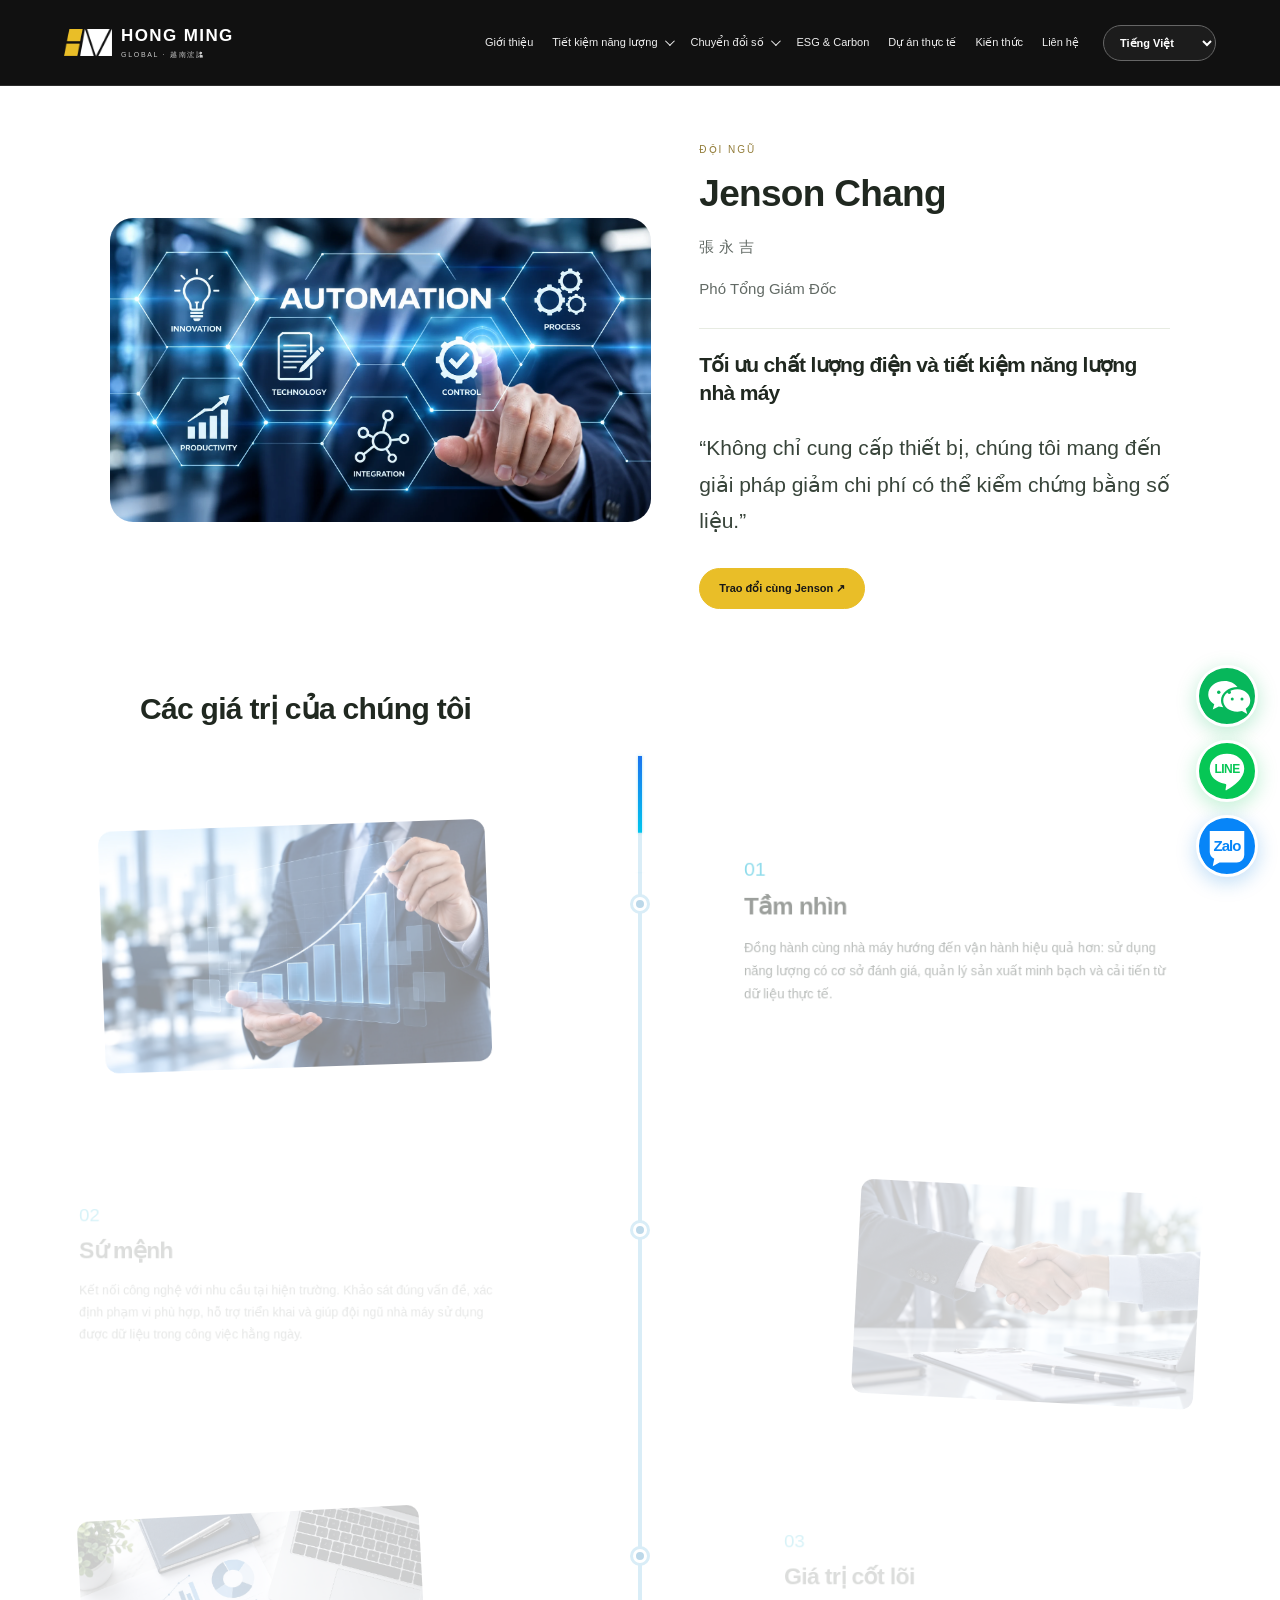
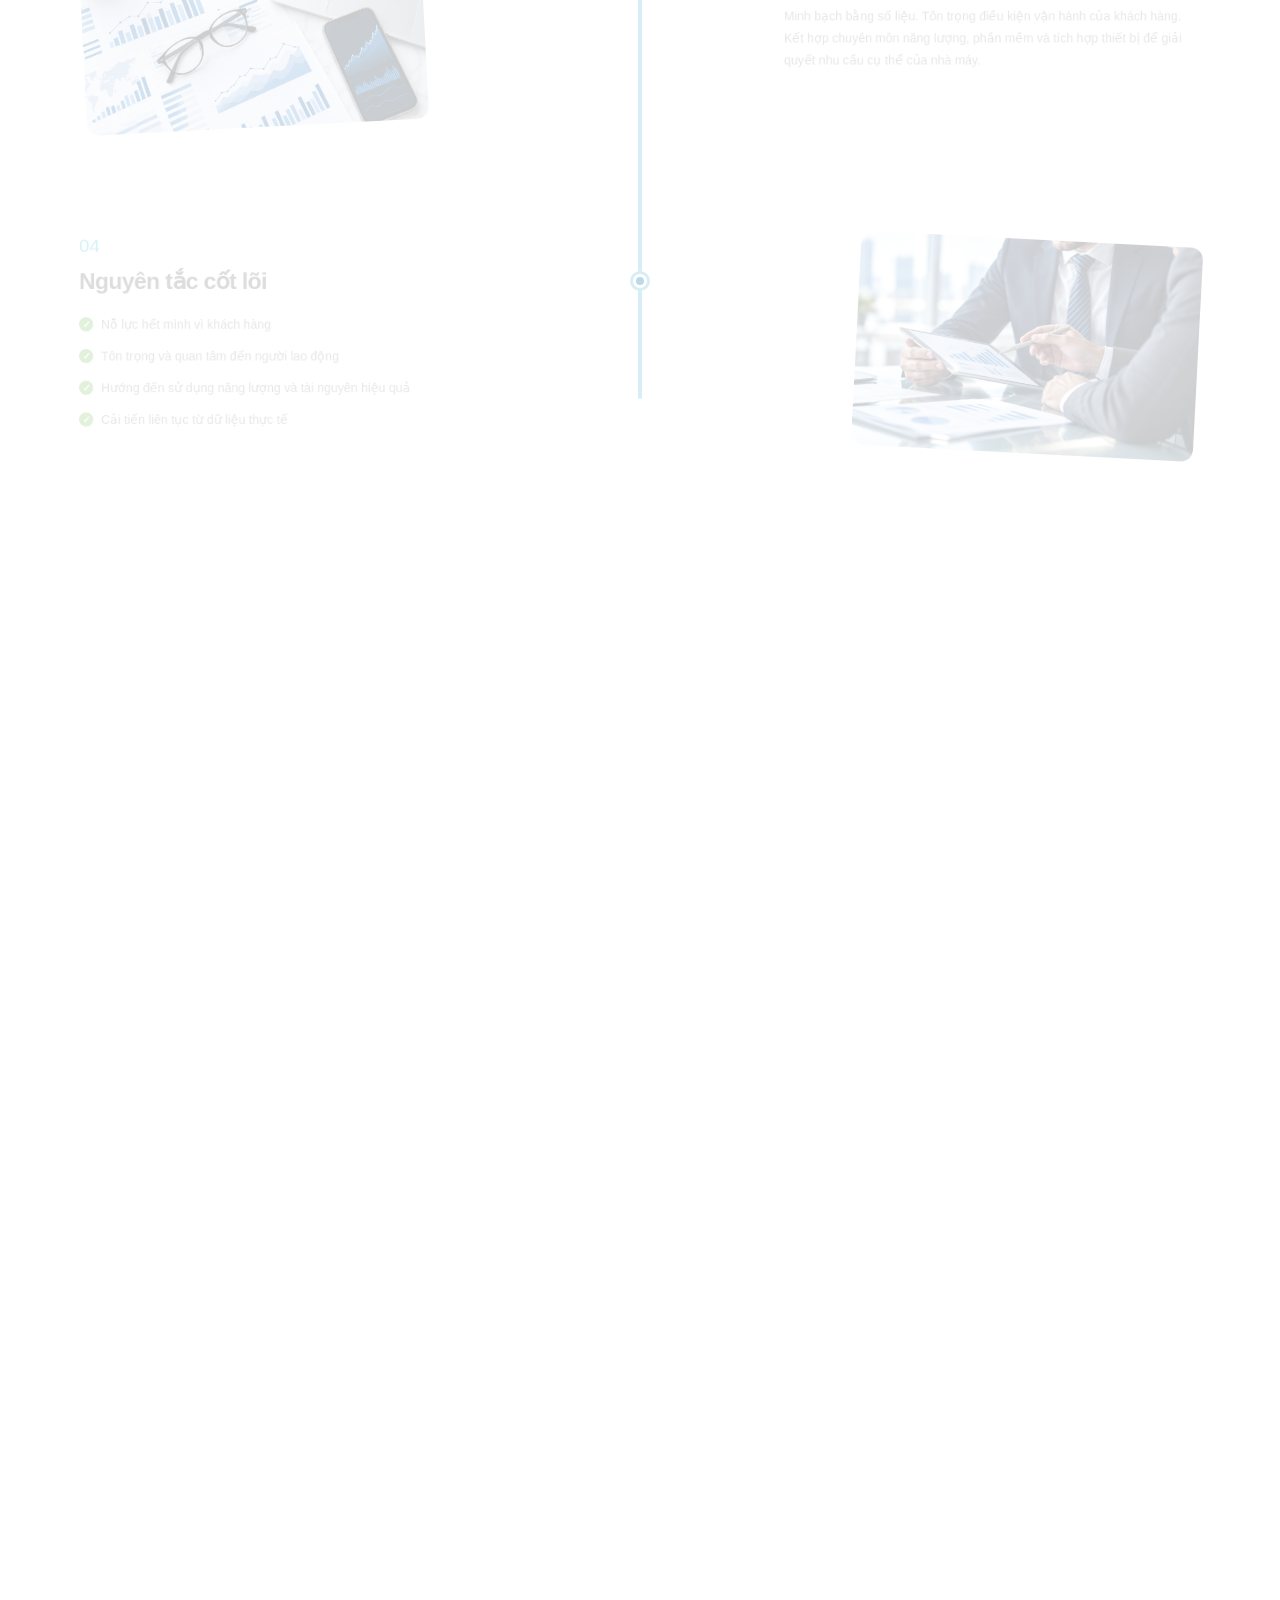
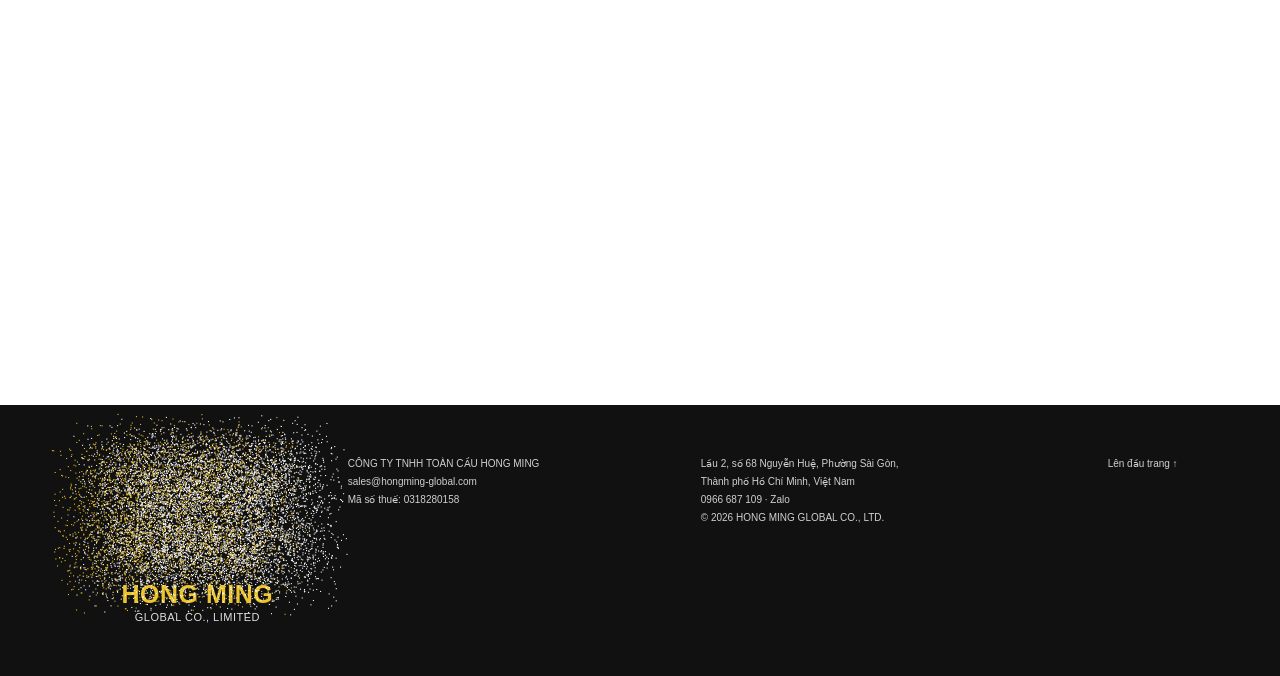
<file: about.html>
<!DOCTYPE html><html lang="vi" translate="no" class="notranslate"><head><script src="motion-defaults-v86.js?v=86" defer></script><meta charset="utf-8"><meta name="viewport" content="width=device-width,initial-scale=1"><meta name="google" content="notranslate"><meta name="description" content="Giới thiệu Hong Ming Global."><title>Giới thiệu | Hong Ming Global</title><link rel="icon" type="image/svg+xml" href="favicon-round.svg?v=20261020"><link rel="canonical" href="https://lamsung632-collab.github.io/hongmingglobal/about.html"><link rel="stylesheet" href="shared-v84.css?v=86"><link rel="stylesheet" href="about-v84.css?v=86"><link rel="stylesheet" href="responsive-v85.css?v=86"><link rel="stylesheet" href="footer-logo-v92.css"><style id="automation-overview-layout">#team{grid-template-columns:1.15fr 1fr;gap:48px;align-items:center}#team>figure{height:auto;max-width:none;margin:0;overflow:hidden;border-radius:23px;background:transparent}#team>figure img{display:block;width:100%;height:auto;max-height:none;object-fit:contain}@media(max-width:900px){#team{grid-template-columns:1fr;gap:28px}#team>figure{width:100%;max-width:none}}</style></head><body><header class="home-header"><a aria-label="Hong Ming Global" class="brand" href="index.html#home"><span class="brand-mark" aria-hidden="true"><img src="assets__hm-mark-original.png" width="944" height="533" alt="" decoding="async" draggable="false"></span><span class="brand-wordmark"><b>HONG MING</b><small>GLOBAL · 越南浤詺</small></span></a><button aria-expanded="false" aria-label="Mở menu" class="menu">☰</button><nav aria-label="Điều hướng chính"><a href="about.html" data-t="about">Giới thiệu</a><details class="nav-group"><summary data-t="energy">Tiết kiệm năng lượng</summary><div class="nav-panel"><a href="index.html#services">Green Power Shield</a><a href="index.html#services">R-Optimizer · Water Scale Go</a><a href="ems.html">EMS</a></div></details><details class="nav-group"><summary data-t="digital">Chuyển đổi số</summary><div class="nav-panel"><a href="smb.html">SMB · IoT</a><a href="mes.html">MES</a><a href="rfid.html">RFID · WIP · WMS</a></div></details><a href="index.html#esg">ESG &amp; Carbon</a><a data-t="projects" href="index.html#projects">Dự án thực tế</a><a data-t="knowledge" href="index.html#knowledge">Kiến thức</a><a data-t="contact" href="index.html#contact">Liên hệ</a></nav><label class="language-label"><span class="sr-only">Language / Ngôn ngữ / 語言</span><select aria-label="Language / Ngôn ngữ / 語言" class="language notranslate" translate="no" id="lang"><option value="vi" lang="vi" translate="no">Tiếng Việt</option><option value="zh" lang="zh-Hant" translate="no">繁體中文</option><option value="en" lang="en" translate="no">English</option></select></label><a class="header-survey" href="index.html#contact" data-t="shortsurvey">Đặt lịch khảo sát ↗</a></header><main class="intro-page ems-page" id="home"><section class="intro-wrap intro-leader" id="team" data-ems-reveal><figure><img src="assets__automation-overview.webp" alt="Tự động hóa và tích hợp công nghệ cho nhà máy" width="1672" height="941" loading="lazy" decoding="async" draggable="false"></figure><div><p data-t="abteam">ĐỘI NGŨ</p><h2>Jenson Chang</h2><p class="intro-name">張永吉</p><p data-t="abrole">Phó Tổng Giám Đốc</p><h3 data-t="abexpert">Tối ưu chất lượng điện và tiết kiệm năng lượng nhà máy</h3><blockquote data-t="abquote">“Không chỉ cung cấp thiết bị, chúng tôi mang đến giải pháp giảm chi phí có thể kiểm chứng bằng số liệu.”</blockquote><a class="home-primary" href="index.html#contact"><span data-t="abmeet">Trao đổi cùng Jenson ↗</span></a></div></section><section class="intro-wrap intro-values" id="values"><h2 data-t="abvalues">Các giá trị của chúng tôi</h2><div class="intro-value-flow"><div class="intro-connection" aria-hidden="true"></div><article class="intro-story "><figure class="intro-value-photo"><img src="assets__about-value-1.webp" alt="Business growth vision" width="1586" height="992" loading="lazy" decoding="async" draggable="false"></figure><div><span class="intro-number">01</span><h3 data-t="abvision">Tầm nhìn</h3><p data-t="abvisionp">Đồng hành cùng nhà máy hướng đến vận hành hiệu quả hơn: sử dụng năng lượng có cơ sở đánh giá, quản lý sản xuất minh bạch và cải tiến từ dữ liệu thực tế.</p></div></article><article class="intro-story intro-reverse"><figure class="intro-value-photo"><img src="assets__about-value-2.webp" alt="Business partnership" width="1586" height="992" loading="lazy" decoding="async" draggable="false"></figure><div><span class="intro-number">02</span><h3 data-t="abmission">Sứ mệnh</h3><p data-t="abmissionp">Kết nối công nghệ với nhu cầu tại hiện trường. Khảo sát đúng vấn đề, xác định phạm vi phù hợp, hỗ trợ triển khai và giúp đội ngũ nhà máy sử dụng được dữ liệu trong công việc hằng ngày.</p></div></article><article class="intro-story "><figure class="intro-value-photo"><img src="assets__about-value-3.webp" alt="Data analysis and core values" width="1586" height="992" loading="lazy" decoding="async" draggable="false"></figure><div><span class="intro-number">03</span><h3 data-t="abcore">Giá trị cốt lõi</h3><p data-t="abcorep">Minh bạch bằng số liệu. Tôn trọng điều kiện vận hành của khách hàng. Kết hợp chuyên môn năng lượng, phần mềm và tích hợp thiết bị để giải quyết nhu cầu cụ thể của nhà máy.</p></div></article><article class="intro-story intro-reverse"><figure class="intro-value-photo"><img src="assets__about-value-4.webp" alt="Business consultation and principles" width="1586" height="992" loading="lazy" decoding="async" draggable="false"></figure><div><span class="intro-number">04</span><h3 data-t="abprinciple">Nguyên tắc cốt lõi</h3><ul class="intro-principles"><li data-t="abp1">Nỗ lực hết mình vì khách hàng</li><li data-t="abp2">Tôn trọng và quan tâm đến người lao động</li><li data-t="abp3">Hướng đến sử dụng năng lượng và tài nguyên hiệu quả</li><li data-t="abp4">Cải tiến liên tục từ dữ liệu thực tế</li></ul></div></article></div></section><section class="intro-company-profile intro-wrap" id="history" data-ems-reveal=""><p class="intro-company-kicker" data-t="cpk">HỒ SƠ DOANH NGHIỆP</p><h2 data-t="cph">Thông tin doanh nghiệp</h2><div class="intro-company-heading"><h3>CÔNG TY TNHH TOÀN CẦU HONG MING</h3><span class="intro-company-status" data-t="cpactive">Đang hoạt động</span><p>HONG MING GLOBAL COMPANY LIMITED</p></div><dl class="intro-company-details"><div class="intro-company-field"><dt data-t="cptax">Mã số thuế</dt><dd>0318280158</dd></div><div class="intro-company-field"><dt data-t="cpinternational">Tên quốc tế</dt><dd>HONG MING GLOBAL COMPANY LIMITED</dd></div><div class="intro-company-field"><dt data-t="cpshort">Tên viết tắt</dt><dd>HONG MING GLOBAL CO., LTD.</dd></div><div class="intro-company-field"><dt data-t="cprep">Người đại diện</dt><dd>TANG, WEI-LI</dd></div><div class="intro-company-field"><dt data-t="cpphone">Điện thoại</dt><dd><a href="tel:+886911142079">+886 911 142 079</a></dd></div><div class="intro-company-field"><dt data-t="cpstart">Ngày hoạt động</dt><dd>24/01/2024</dd></div><div class="intro-company-field intro-company-wide"><dt data-t="cpaddress">Địa chỉ trụ sở và địa chỉ thuế</dt><dd data-t="cpaddressv">Lầu 2, số 68 Nguyễn Huệ, Phường Sài Gòn, Thành phố Hồ Chí Minh, Việt Nam</dd></div><div class="intro-company-field"><dt data-t="cpauthority">Quản lý bởi</dt><dd data-t="cpauthorityv">Thuế Thành phố Hồ Chí Minh</dd></div><div class="intro-company-field"><dt data-t="cptype">Loại hình doanh nghiệp</dt><dd data-t="cptypev">Công ty trách nhiệm hữu hạn ngoài Nhà nước</dd></div><div class="intro-company-field"><dt data-t="cpindustry">Ngành nghề chính</dt><dd data-t="cpindustryv">Lập trình máy vi tính</dd></div><div class="intro-company-field intro-company-wide"><dt data-t="cpsoftware">Chi tiết ngành nghề</dt><dd data-t="cpsoftwarev">Dịch vụ thực hiện phần mềm (CPC 842); Dịch vụ lập trình (CPC 8424)</dd></div></dl></section><section class="intro-wrap intro-next" data-ems-reveal><h2 data-t="abnext">Bắt đầu từ nhu cầu thực tế của nhà máy</h2><p data-t="abnextp">Chia sẻ thiết bị, quy trình và mục tiêu của doanh nghiệp để cùng xác định phạm vi khảo sát phù hợp.</p><a class="home-primary" href="index.html#contact"><span data-t="abcontact">Liên hệ Hong Ming ↗</span></a></section></main><footer class="fine-footer"><div class="footer-logo-motion" role="img" aria-label="Hong Ming Global"><div class="footer-mark-stage"><img src="assets__hm-mark-original.png" alt="" width="944" height="533" decoding="async" draggable="false"><canvas aria-hidden="true"></canvas></div><span>HONG MING<small>GLOBAL CO., LIMITED</small></span></div><div>CÔNG TY TNHH TOÀN CẦU HONG MING<br><a href="mailto:sales@hongming-global.com">sales@hongming-global.com</a><br><span data-t="tax">Mã số thuế</span>: 0318280158</div><div>Lầu 2, số 68 Nguyễn Huệ, Phường Sài Gòn,<br>Thành phố Hồ Chí Minh, Việt Nam<br><a href="tel:+84966687109">0966 687 109</a> · <a href="https://zalo.me/0966687109">Zalo</a><br>© 2026 HONG MING GLOBAL CO., LTD.</div><a data-t="top" href="index.html#home">Lên đầu trang ↑</a></footer><div class="floating-socials" role="group" aria-label="Zalo · WeChat · LINE"><a class="floating-zalo social-wechat" href="https://u.wechat.com/kDHNkAsLHVBf3X8Jp2XX3-I" target="_blank" rel="noopener" aria-label="WeChat" title="WeChat"><img src="assets__wechat-green.svg" alt="WeChat" width="48" height="48" draggable="false" decoding="async"></a><a class="floating-zalo social-line" href="https://line.me/ti/p/vI6jWP2Cho" target="_blank" rel="noopener" aria-label="LINE" title="LINE"><img src="assets__line-green.svg" alt="LINE" width="48" height="48" draggable="false" decoding="async"></a><a aria-label="Nhắn Zalo Hong Ming" class="floating-zalo" href="https://zalo.me/0966687109" rel="noopener" target="_blank"><img src="assets__zalo-blue.svg" alt="Zalo" width="48" height="48" draggable="false" decoding="async"></a></div><script src="content-v2.js?v=86" defer></script><script src="content-en.js?v=86" defer></script><script src="about-page.js?v=86" defer></script><script src="site-navigation.js?v=86" defer></script><script src="ems-effects.js?v=86" defer></script><script src="about-values-flow.js?v=86" defer></script><script src="image-interactions.js?v=86" defer></script><script src="responsive-ui-v85.js?v=86" defer></script><script src="footer-logo-v91.js" defer></script></body></html>
</file>
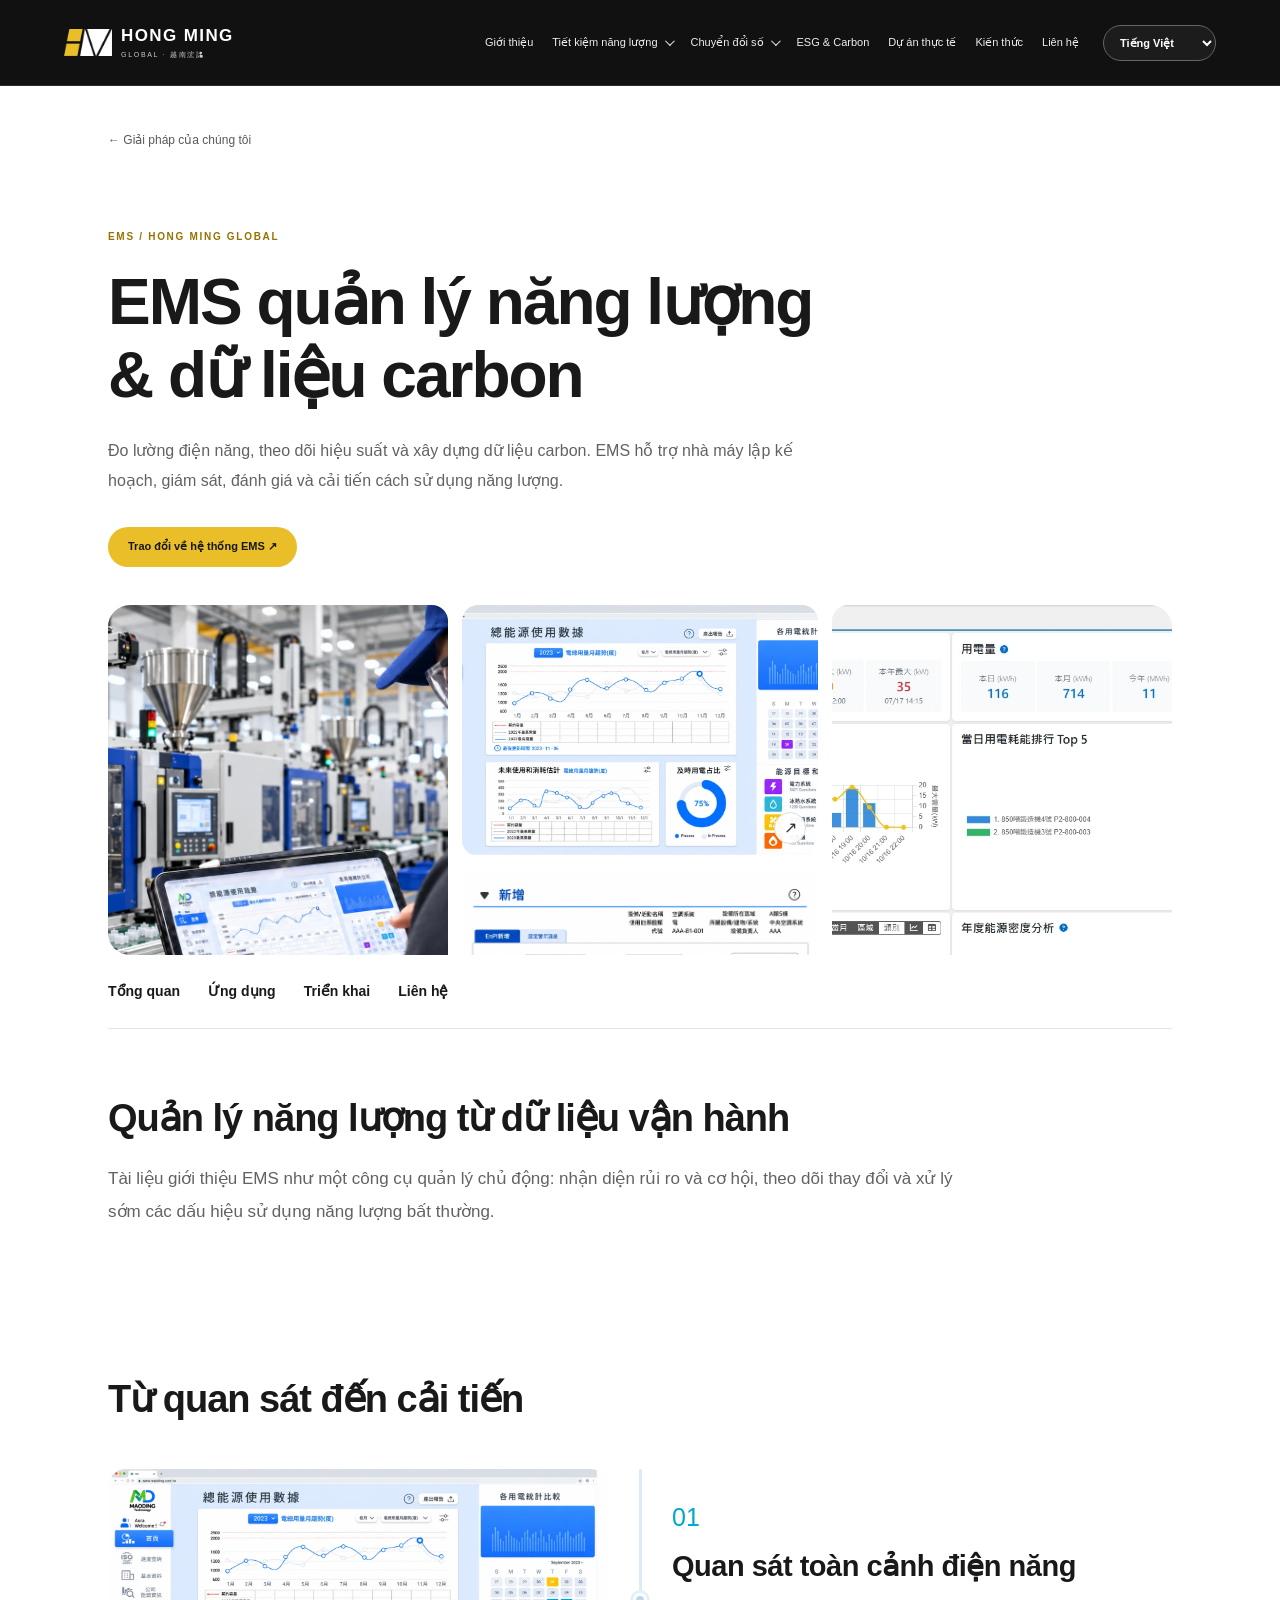
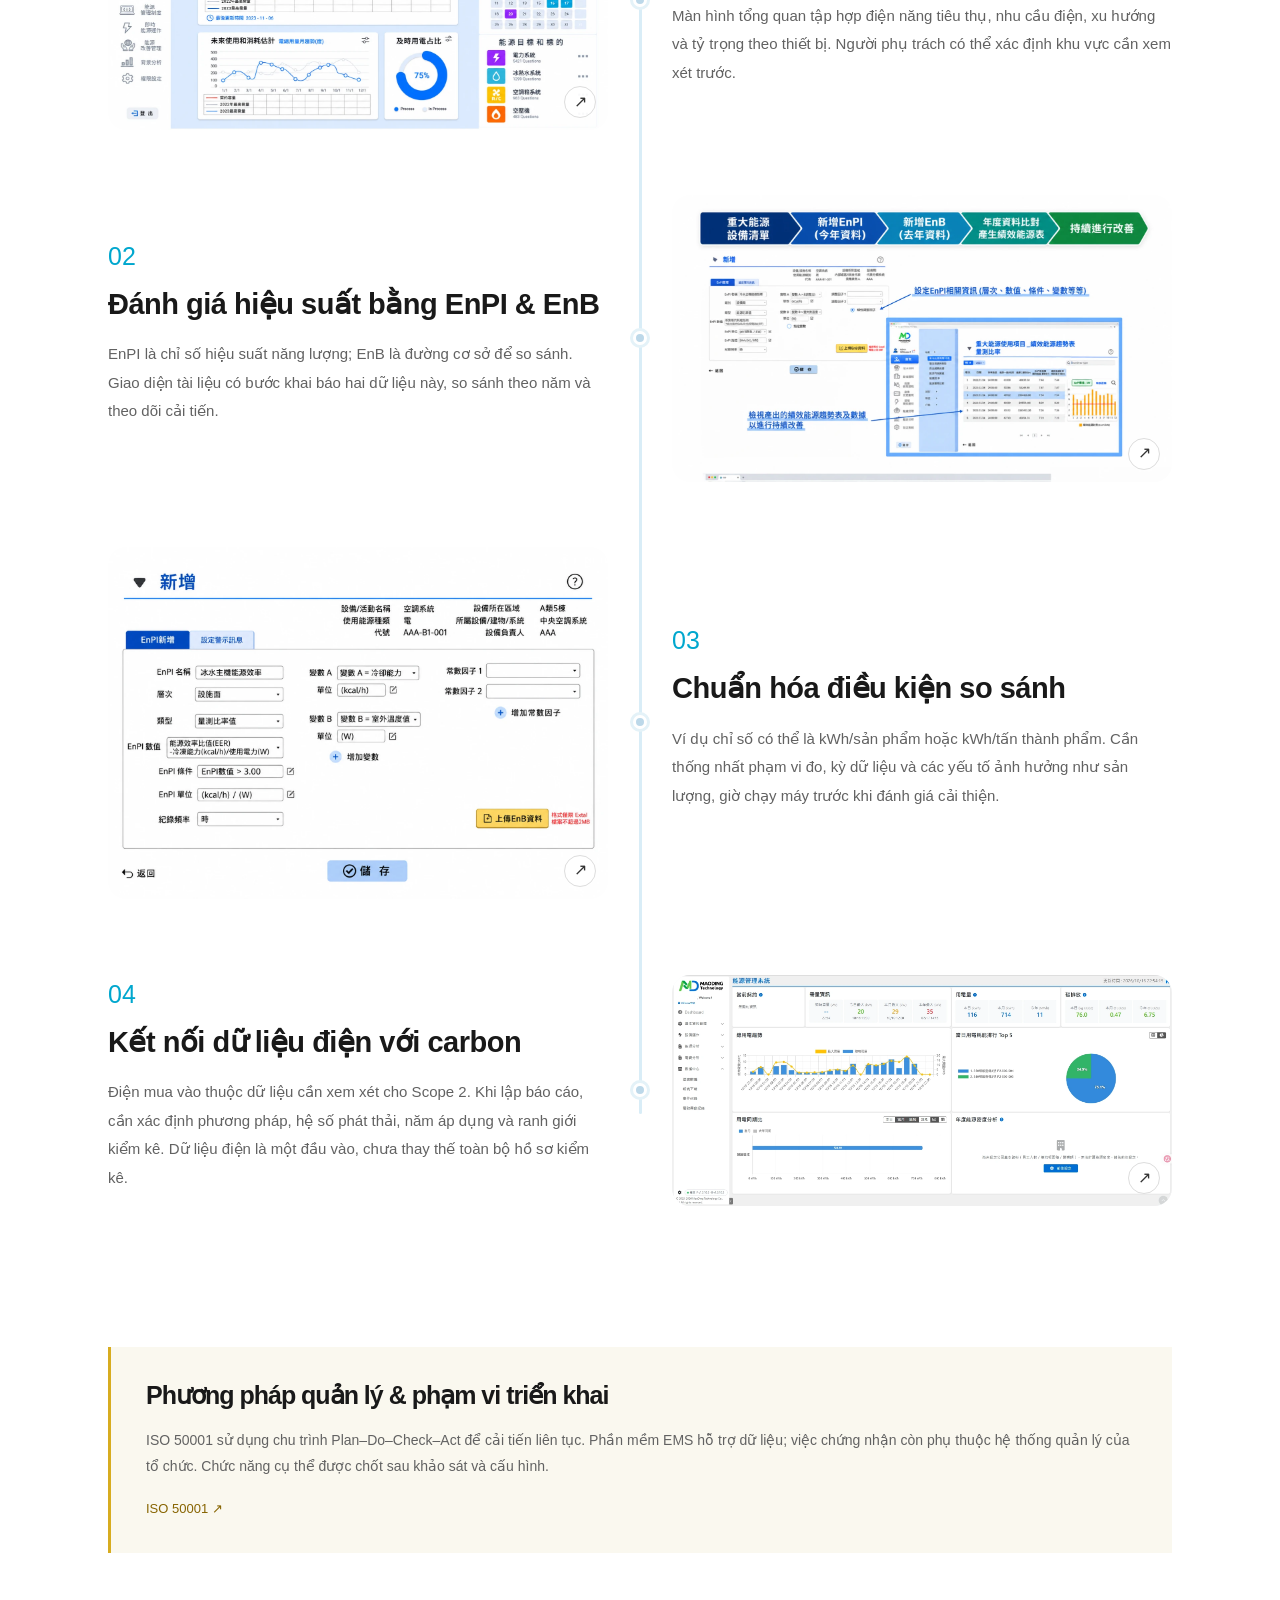
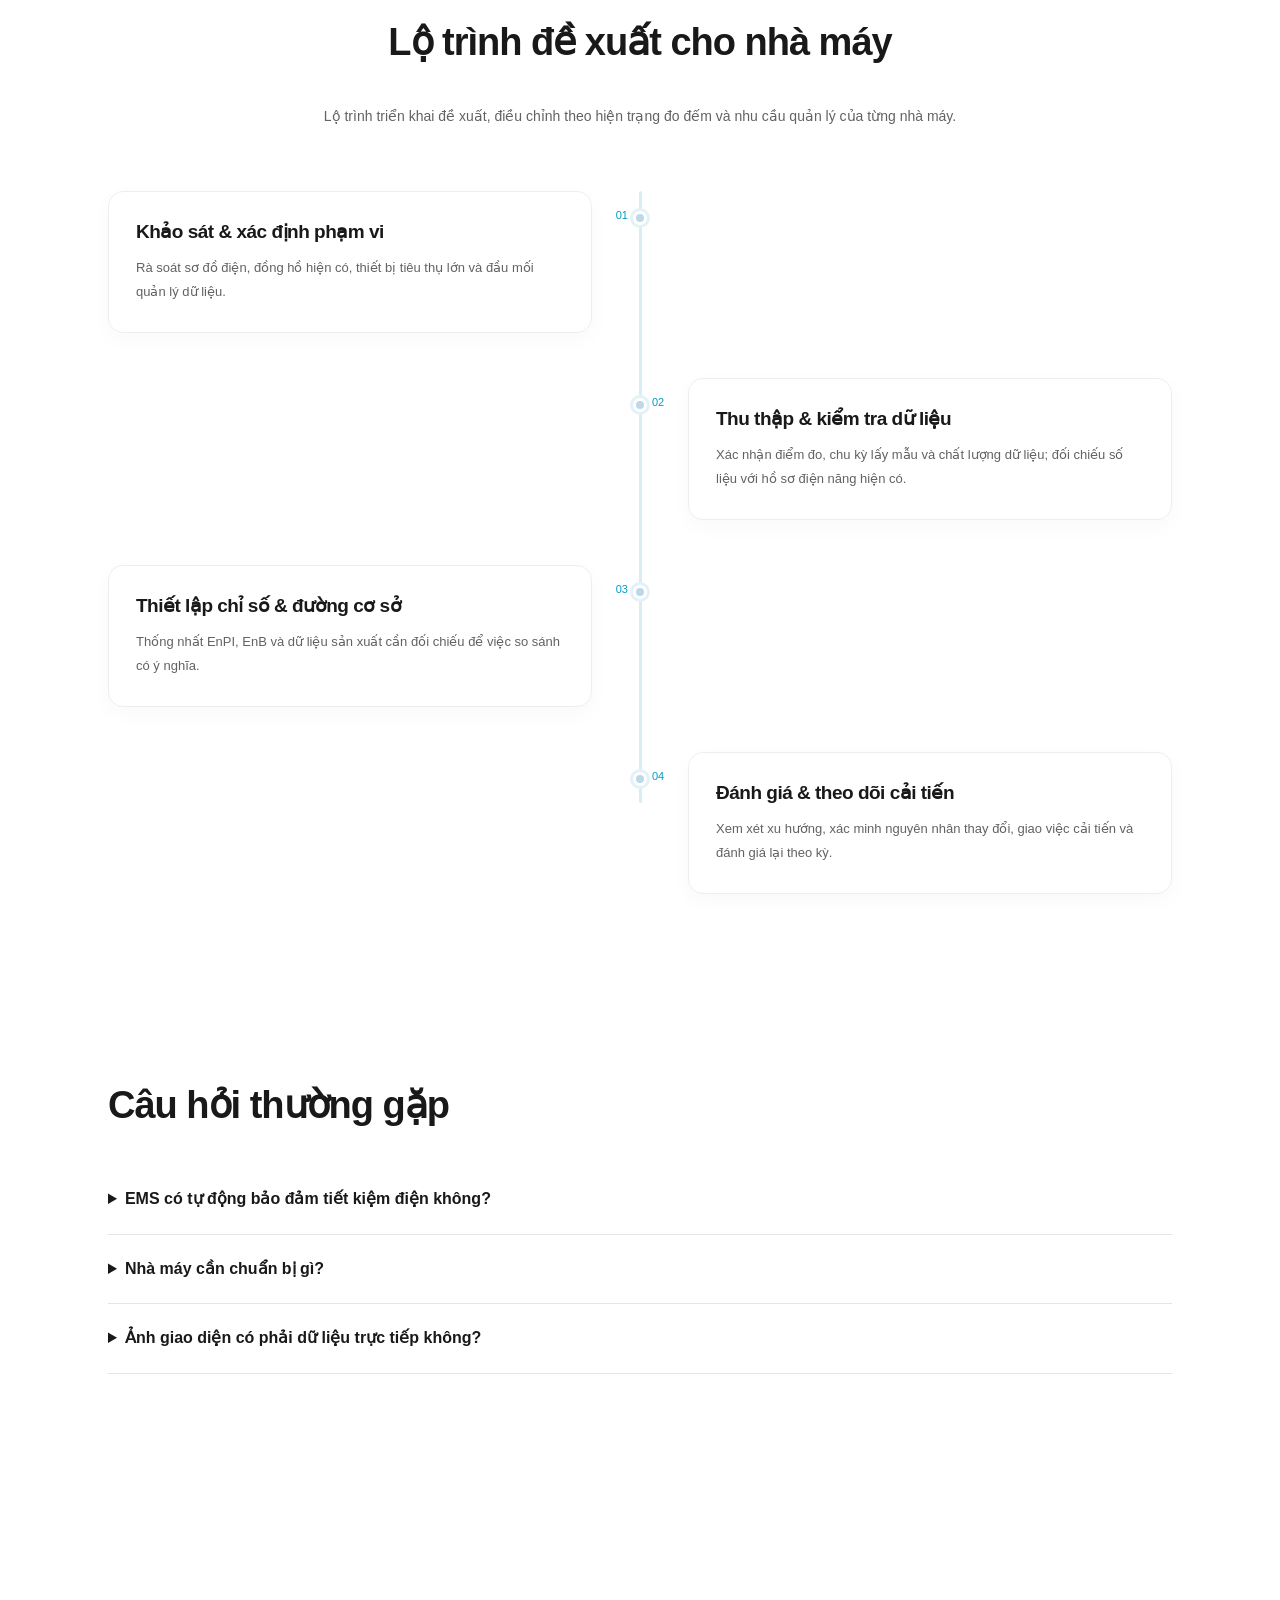
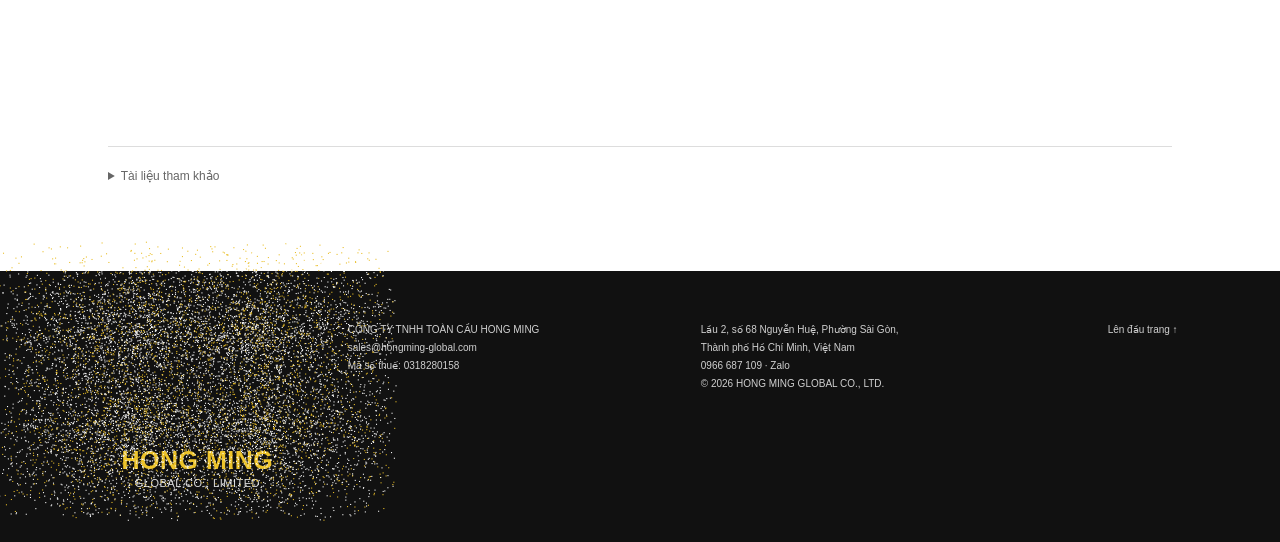
<file: ems.html>
<!DOCTYPE html><html lang="vi" translate="no" class="notranslate"><head><script src="motion-defaults-v86.js?v=86" defer></script><meta name="google" content="notranslate"><meta charset="utf-8"><meta name="viewport" content="width=device-width,initial-scale=1"><title>EMS | Hong Ming Global</title><meta name="description" content="EMS quản lý năng lượng, theo dõi điện năng và dữ liệu carbon."><link rel="canonical" href="https://lamsung632-collab.github.io/hongmingglobal/ems.html"><meta name="theme-color" content="#111111"><link rel="icon" type="image/svg+xml" href="favicon-round.svg?v=20261020"><link rel="stylesheet" href="shared-v84.css?v=86"><link rel="stylesheet" href="ems-v84.css?v=86"><link rel="stylesheet" href="responsive-v85.css?v=86"><link rel="stylesheet" href="footer-logo-v92.css"></head><body><header class="home-header"><a aria-label="Hong Ming Global" class="brand" href="index.html#home"><span class="brand-mark" aria-hidden="true"><img src="assets__hm-mark-original.png" width="944" height="533" alt="" decoding="async" draggable="false"></span><span class="brand-wordmark"><b>HONG MING</b><small>GLOBAL · 越南浤詺</small></span></a><button aria-expanded="false" aria-label="Mở menu" class="menu">☰</button><nav aria-label="Điều hướng chính"><a href="about.html" data-t="about">Giới thiệu</a><details class="nav-group"><summary data-t="energy">Tiết kiệm năng lượng</summary><div class="nav-panel"><a href="index.html#services">Green Power Shield</a><a href="index.html#services">R-Optimizer · Water Scale Go</a><a href="ems.html">EMS</a></div></details><details class="nav-group"><summary data-t="digital">Chuyển đổi số</summary><div class="nav-panel"><a href="smb.html">SMB · IoT</a><a href="mes.html">MES</a><a href="rfid.html">RFID · WIP · WMS</a></div></details><a href="index.html#esg">ESG &amp; Carbon</a><a data-t="projects" href="index.html#projects">Dự án thực tế</a><a data-t="knowledge" href="index.html#knowledge">Kiến thức</a><a data-t="contact" href="index.html#contact">Liên hệ</a></nav><label class="language-label"><span class="sr-only">Language / Ngôn ngữ / 語言</span><select aria-label="Language / Ngôn ngữ / 語言" class="language notranslate" translate="no" id="lang"><option value="vi" lang="vi" translate="no">Tiếng Việt</option><option value="zh" lang="zh-Hant" translate="no">繁體中文</option><option value="en" lang="en" translate="no">English</option></select></label><a class="header-survey" href="index.html#contact" data-t="shortsurvey">Đặt lịch khảo sát ↗</a></header><main class="mes-page ems-page"><div class="mes-wrap"><a class="shield-back" href="index.html#services" data-t="shieldback">← Giải pháp của chúng tôi</a><section class="ems-hero"><p class="mes-kicker">EMS / HONG MING GLOBAL</p><h1 data-t="emtitle">EMS quản lý năng lượng<br>&amp; dữ liệu carbon</h1><p data-t="emintro" class="mes-lead">Đo lường điện năng, theo dõi hiệu suất và xây dựng dữ liệu carbon. EMS hỗ trợ nhà máy lập kế hoạch, giám sát, đánh giá và cải tiến cách sử dụng năng lượng.</p><a class="button" href="#ems-contact" data-t="emcontact">Trao đổi về hệ thống EMS ↗</a></section><div class="ems-mosaic" data-ems-reveal><div><a class="ems-picture"><img src="assets__ems__document-4.webp" width="1448" height="1086" alt="Factory energy monitoring illustration" decoding="async" fetchpriority="high" draggable="false"><span aria-hidden="true">↗</span></a></div><div><a class="ems-picture"><img src="assets__ems__document-1.webp" width="1500" height="783" alt="Energy dashboard" decoding="async" loading="lazy" draggable="false"><span aria-hidden="true">↗</span></a><a class="ems-picture"><img src="assets__ems__document-2.webp" width="1494" height="1052" alt="EnPI setup screen" decoding="async" loading="lazy" draggable="false"><span aria-hidden="true">↗</span></a></div><div><a class="ems-picture"><img src="assets__ems__dashboard-covered.svg" width="1915" height="886" alt="EMS electricity dashboard" decoding="async" loading="lazy" draggable="false"><span aria-hidden="true">↗</span></a></div></div><nav class="ems-jump"><a href="#ems-overview" data-t="emnav1">Tổng quan</a><a href="#ems-applications" data-t="emnav2">Ứng dụng</a><a href="#ems-flow" data-t="emnav3">Triển khai</a><a href="#ems-contact" data-t="emnav4">Liên hệ</a></nav><section id="ems-overview" class="ems-overview" data-ems-reveal><h2 data-t="emvision">Quản lý năng lượng từ dữ liệu vận hành</h2><p data-t="emvisionp">Tài liệu giới thiệu EMS như một công cụ quản lý chủ động: nhận diện rủi ro và cơ hội, theo dõi thay đổi và xử lý sớm các dấu hiệu sử dụng năng lượng bất thường.</p></section><section id="ems-applications"><div class="ems-section-heading"><h2 data-t="emmodules">Từ quan sát đến cải tiến</h2></div><article class="ems-story" data-ems-reveal><div class="ems-story-image"><a class="ems-picture"><img src="assets__ems__document-1.webp" width="1500" height="783" alt="Energy dashboard" decoding="async" loading="lazy" draggable="false"><span aria-hidden="true">↗</span></a></div><div class="ems-story-copy"><span class="ems-number">01</span><h3 data-t="emm1">Quan sát toàn cảnh điện năng</h3><p data-t="emm1p">Màn hình tổng quan tập hợp điện năng tiêu thụ, nhu cầu điện, xu hướng và tỷ trọng theo thiết bị. Người phụ trách có thể xác định khu vực cần xem xét trước.</p></div></article><article class="ems-story" data-ems-reveal><div class="ems-story-image"><a class="ems-picture"><img src="assets__ems__document-3.webp" width="1500" height="859" alt="EnPI and EnB comparison workflow" decoding="async" loading="lazy" draggable="false"><span aria-hidden="true">↗</span></a></div><div class="ems-story-copy"><span class="ems-number">02</span><h3 data-t="emm2">Đánh giá hiệu suất bằng EnPI &amp; EnB</h3><p data-t="emm2p">EnPI là chỉ số hiệu suất năng lượng; EnB là đường cơ sở để so sánh. Giao diện tài liệu có bước khai báo hai dữ liệu này, so sánh theo năm và theo dõi cải tiến.</p></div></article><article class="ems-story" data-ems-reveal><div class="ems-story-image"><a class="ems-picture"><img src="assets__ems__document-2.webp" width="1494" height="1052" alt="Energy indicator configuration" decoding="async" loading="lazy" draggable="false"><span aria-hidden="true">↗</span></a></div><div class="ems-story-copy"><span class="ems-number">03</span><h3 data-t="emm3">Chuẩn hóa điều kiện so sánh</h3><p data-t="emm3p">Ví dụ chỉ số có thể là kWh/sản phẩm hoặc kWh/tấn thành phẩm. Cần thống nhất phạm vi đo, kỳ dữ liệu và các yếu tố ảnh hưởng như sản lượng, giờ chạy máy trước khi đánh giá cải thiện.</p></div></article><article class="ems-story" data-ems-reveal><div class="ems-story-image"><a class="ems-picture"><img src="assets__ems__dashboard-covered.svg" width="1915" height="886" alt="Electricity and carbon dashboard" decoding="async" loading="lazy" draggable="false"><span aria-hidden="true">↗</span></a></div><div class="ems-story-copy"><span class="ems-number">04</span><h3 data-t="emm4">Kết nối dữ liệu điện với carbon</h3><p data-t="emm4p">Điện mua vào thuộc dữ liệu cần xem xét cho Scope 2. Khi lập báo cáo, cần xác định phương pháp, hệ số phát thải, năm áp dụng và ranh giới kiểm kê. Dữ liệu điện là một đầu vào, chưa thay thế toàn bộ hồ sơ kiểm kê.</p></div></article></section><aside class="ems-method" data-ems-reveal><h2 data-t="emmethod">Phương pháp quản lý &amp; phạm vi triển khai</h2><p data-t="emmethodp">ISO 50001 sử dụng chu trình Plan–Do–Check–Act để cải tiến liên tục. Phần mềm EMS hỗ trợ dữ liệu; việc chứng nhận còn phụ thuộc hệ thống quản lý của tổ chức. Chức năng cụ thể được chốt sau khảo sát và cấu hình.</p><a href="https://www.iso.org/standard/69426.html" target="_blank" rel="noopener">ISO 50001 ↗</a></aside><section id="ems-flow"><div class="mes-center"><h2 data-t="emflow">Lộ trình đề xuất cho nhà máy</h2><p data-t="emflowp">Lộ trình triển khai đề xuất, điều chỉnh theo hiện trạng đo đếm và nhu cầu quản lý của từng nhà máy.</p></div><div class="ems-timeline"><article data-ems-reveal><span class="ems-step">01</span><div><h3 data-t="ems1">Khảo sát &amp; xác định phạm vi</h3><p data-t="ems1p">Rà soát sơ đồ điện, đồng hồ hiện có, thiết bị tiêu thụ lớn và đầu mối quản lý dữ liệu.</p></div></article><article data-ems-reveal><span class="ems-step">02</span><div><h3 data-t="ems2">Thu thập &amp; kiểm tra dữ liệu</h3><p data-t="ems2p">Xác nhận điểm đo, chu kỳ lấy mẫu và chất lượng dữ liệu; đối chiếu số liệu với hồ sơ điện năng hiện có.</p></div></article><article data-ems-reveal><span class="ems-step">03</span><div><h3 data-t="ems3">Thiết lập chỉ số &amp; đường cơ sở</h3><p data-t="ems3p">Thống nhất EnPI, EnB và dữ liệu sản xuất cần đối chiếu để việc so sánh có ý nghĩa.</p></div></article><article data-ems-reveal><span class="ems-step">04</span><div><h3 data-t="ems4">Đánh giá &amp; theo dõi cải tiến</h3><p data-t="ems4p">Xem xét xu hướng, xác minh nguyên nhân thay đổi, giao việc cải tiến và đánh giá lại theo kỳ.</p></div></article></div></section><section class="ems-faq"><h2 data-t="emfaq">Câu hỏi thường gặp</h2><details><summary data-t="emq1">EMS có tự động bảo đảm tiết kiệm điện không?</summary><p data-t="ema1">Hiệu quả phụ thuộc hiện trạng thiết bị và hành động cải tiến. Tài liệu hiện có chưa cung cấp kết quả đo trước–sau để cam kết một tỷ lệ tiết kiệm.</p></details><details><summary data-t="emq2">Nhà máy cần chuẩn bị gì?</summary><p data-t="ema2">Sơ đồ điện, danh sách đồng hồ và thiết bị, hóa đơn điện, dữ liệu sản lượng hoặc giờ vận hành, cùng mục tiêu theo dõi và báo cáo.</p></details><details><summary data-t="emq3">Ảnh giao diện có phải dữ liệu trực tiếp không?</summary><p data-t="ema3">Các ảnh là hình minh họa và giao diện trong tài liệu được cung cấp, không kết nối với hệ thống vận hành trực tiếp trên trang này.</p></details></section><section id="ems-contact" class="ems-contact" data-ems-reveal><h2 data-t="emnext">Trao đổi nhu cầu quản lý năng lượng</h2><p data-t="emnextp">Liên hệ Hong Ming để trao đổi nhu cầu theo dõi điện năng tại nhà máy và phạm vi hệ thống EMS.</p><a class="button" href="index.html#contact" data-t="emcontact">Trao đổi về hệ thống EMS ↗</a></section><details class="ems-sources"><summary data-t="emsources">Tài liệu tham khảo</summary><p data-t="emsourcesp">Nội dung sản phẩm dựa trên tài liệu được cung cấp; phần phương pháp tham khảo các nguồn dưới đây.</p><ul><li><a href="https://www.iso.org/standard/69426.html" target="_blank" rel="noopener">ISO 50001:2018 — Energy management systems ↗</a></li><li><a href="https://ghgprotocol.org/scope-2-guidance" target="_blank" rel="noopener">GHG Protocol — Scope 2 Guidance ↗</a></li><li><a href="https://www.maodingtech.com/" target="_blank" rel="noopener">MaoDing Technology — Energy management ↗</a></li></ul></details></div></main><footer class="fine-footer"><div class="footer-logo-motion" role="img" aria-label="Hong Ming Global"><div class="footer-mark-stage"><img src="assets__hm-mark-original.png" alt="" width="944" height="533" decoding="async" draggable="false"><canvas aria-hidden="true"></canvas></div><span>HONG MING<small>GLOBAL CO., LIMITED</small></span></div><div>CÔNG TY TNHH TOÀN CẦU HONG MING<br><a href="mailto:sales@hongming-global.com">sales@hongming-global.com</a><br><span data-t="tax">Mã số thuế</span>: 0318280158</div><div>Lầu 2, số 68 Nguyễn Huệ, Phường Sài Gòn,<br>Thành phố Hồ Chí Minh, Việt Nam<br><a href="tel:+84966687109">0966 687 109</a> · <a href="https://zalo.me/0966687109">Zalo</a><br>© 2026 HONG MING GLOBAL CO., LTD.</div><a data-t="top" href="index.html#home">Lên đầu trang ↑</a></footer><script src="content-v2.js?v=86" defer></script><script src="content-en.js?v=86" defer></script><script src="ems-page.js?v=86" defer></script><script src="site-navigation.js?v=86" defer></script><script src="ems-effects.js?v=86" defer></script><script src="image-interactions.js?v=86" defer></script><script src="responsive-ui-v85.js?v=86" defer></script><script src="footer-logo-v91.js" defer></script></body></html>
</file>
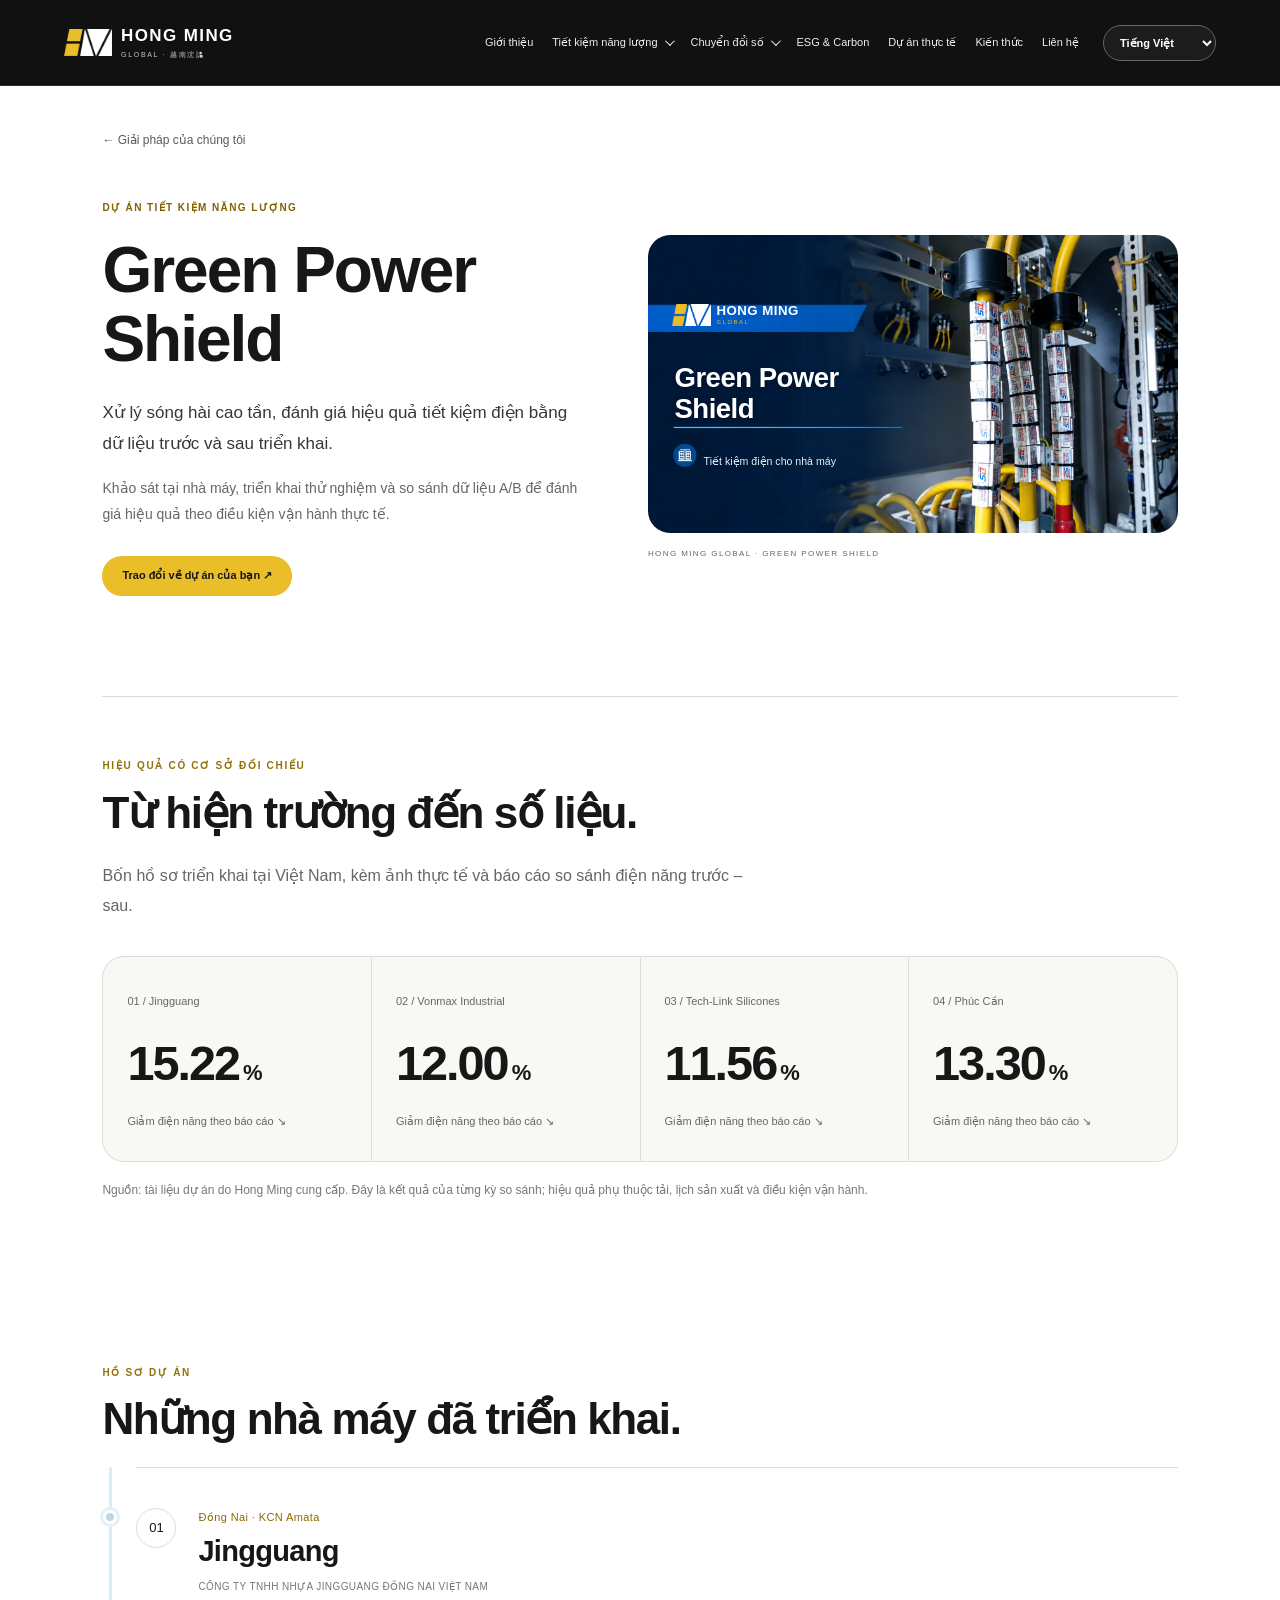
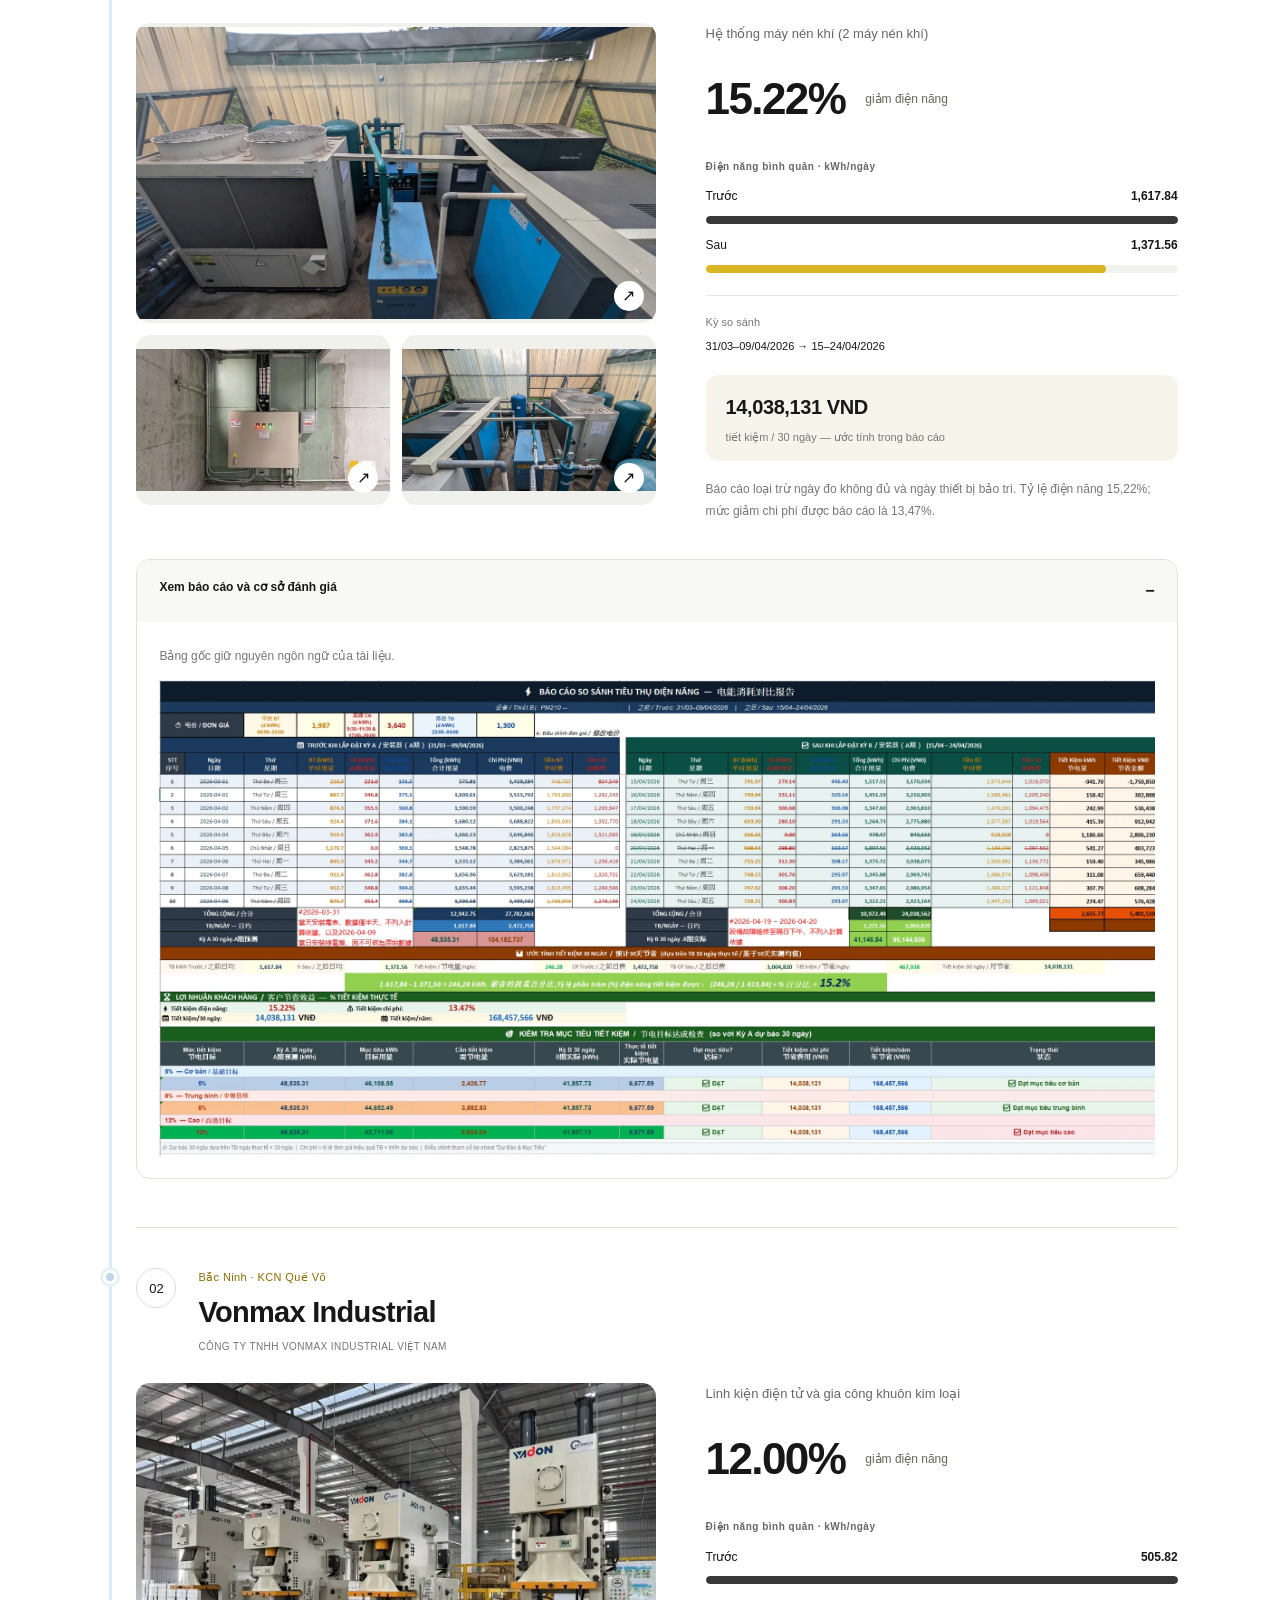
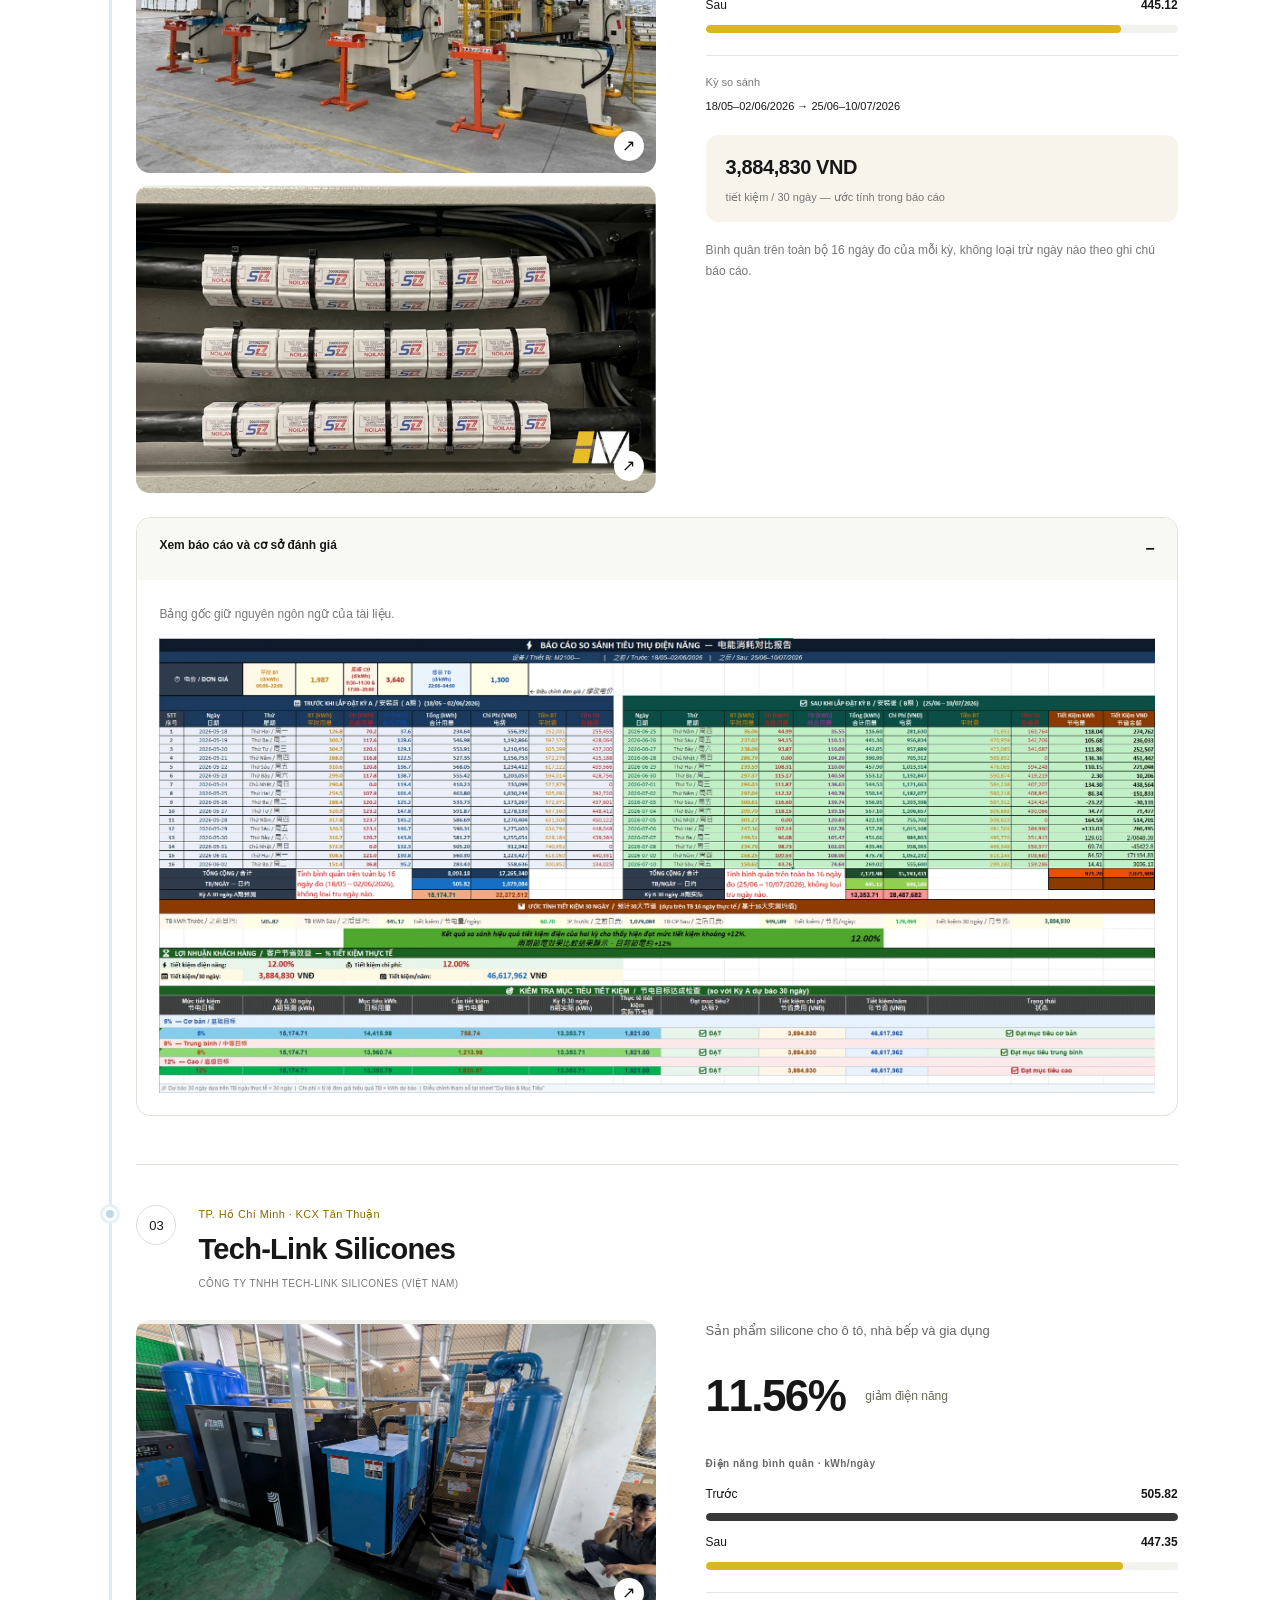
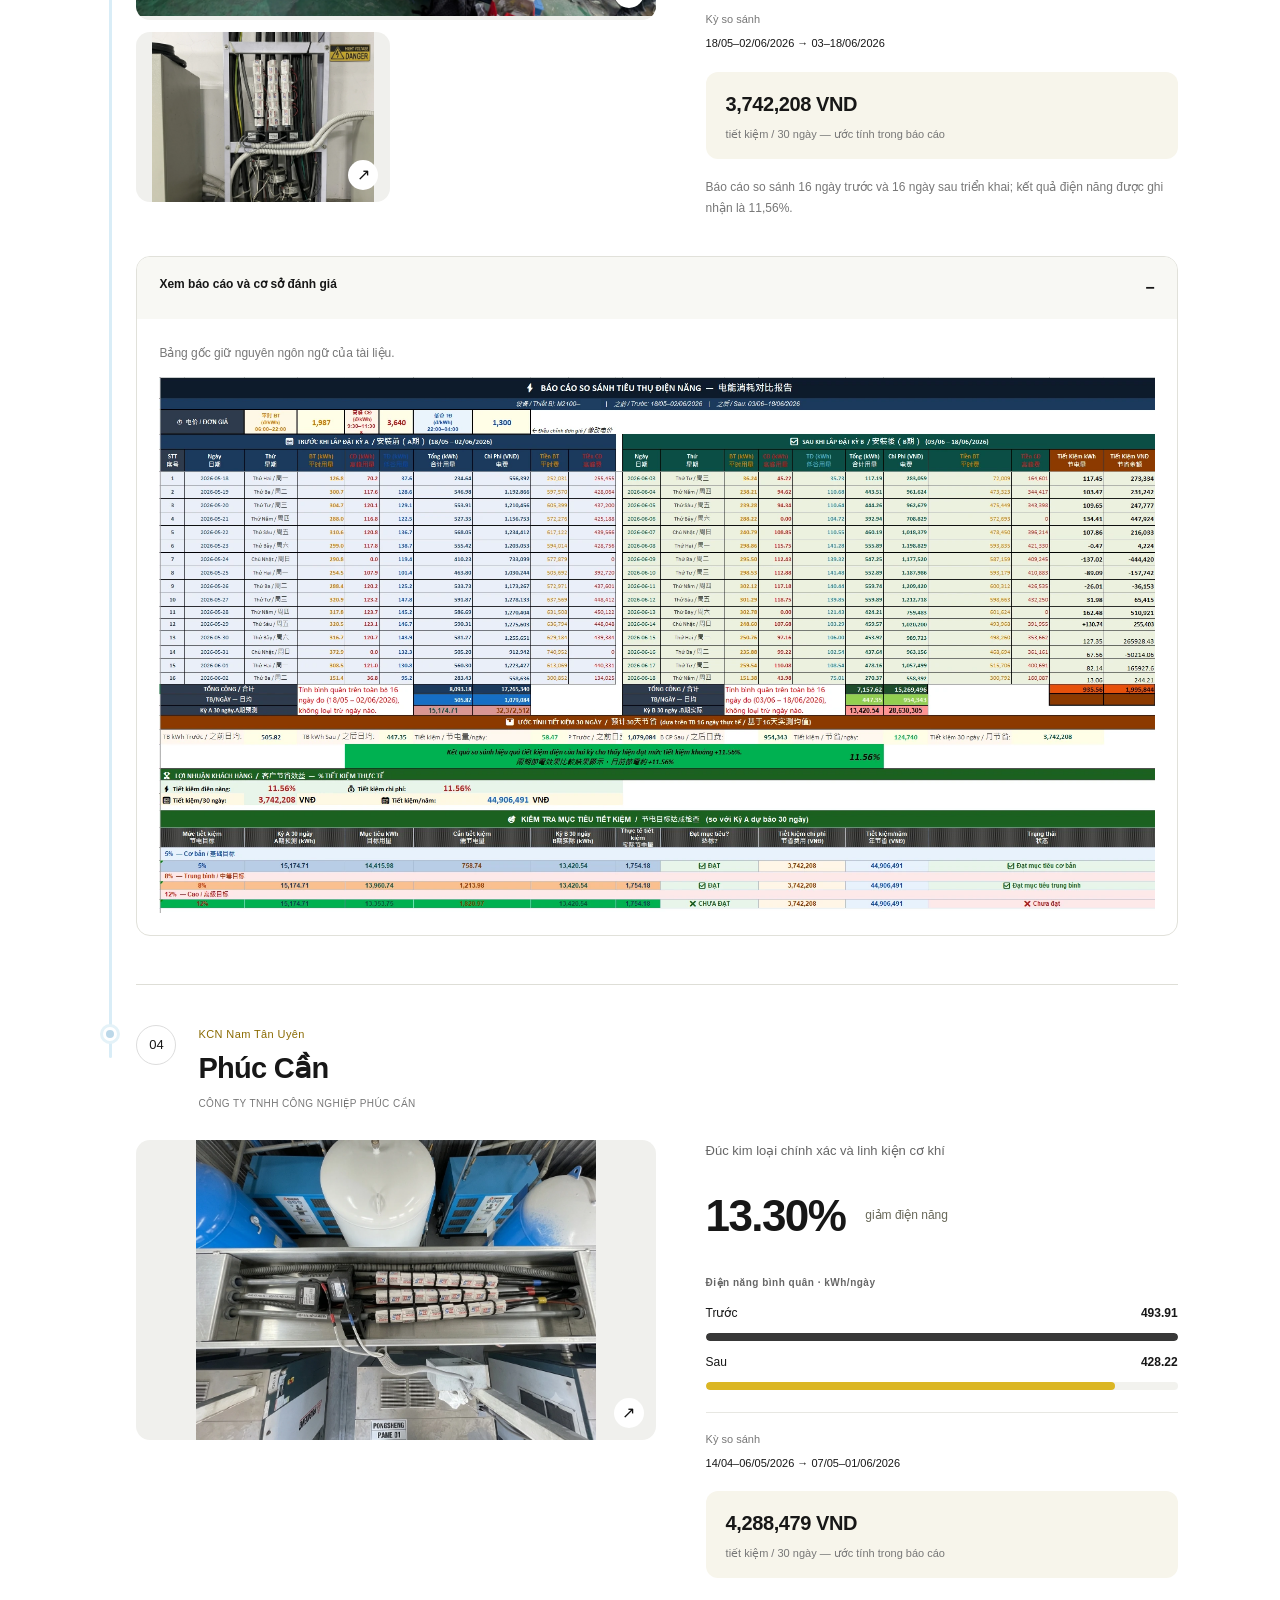
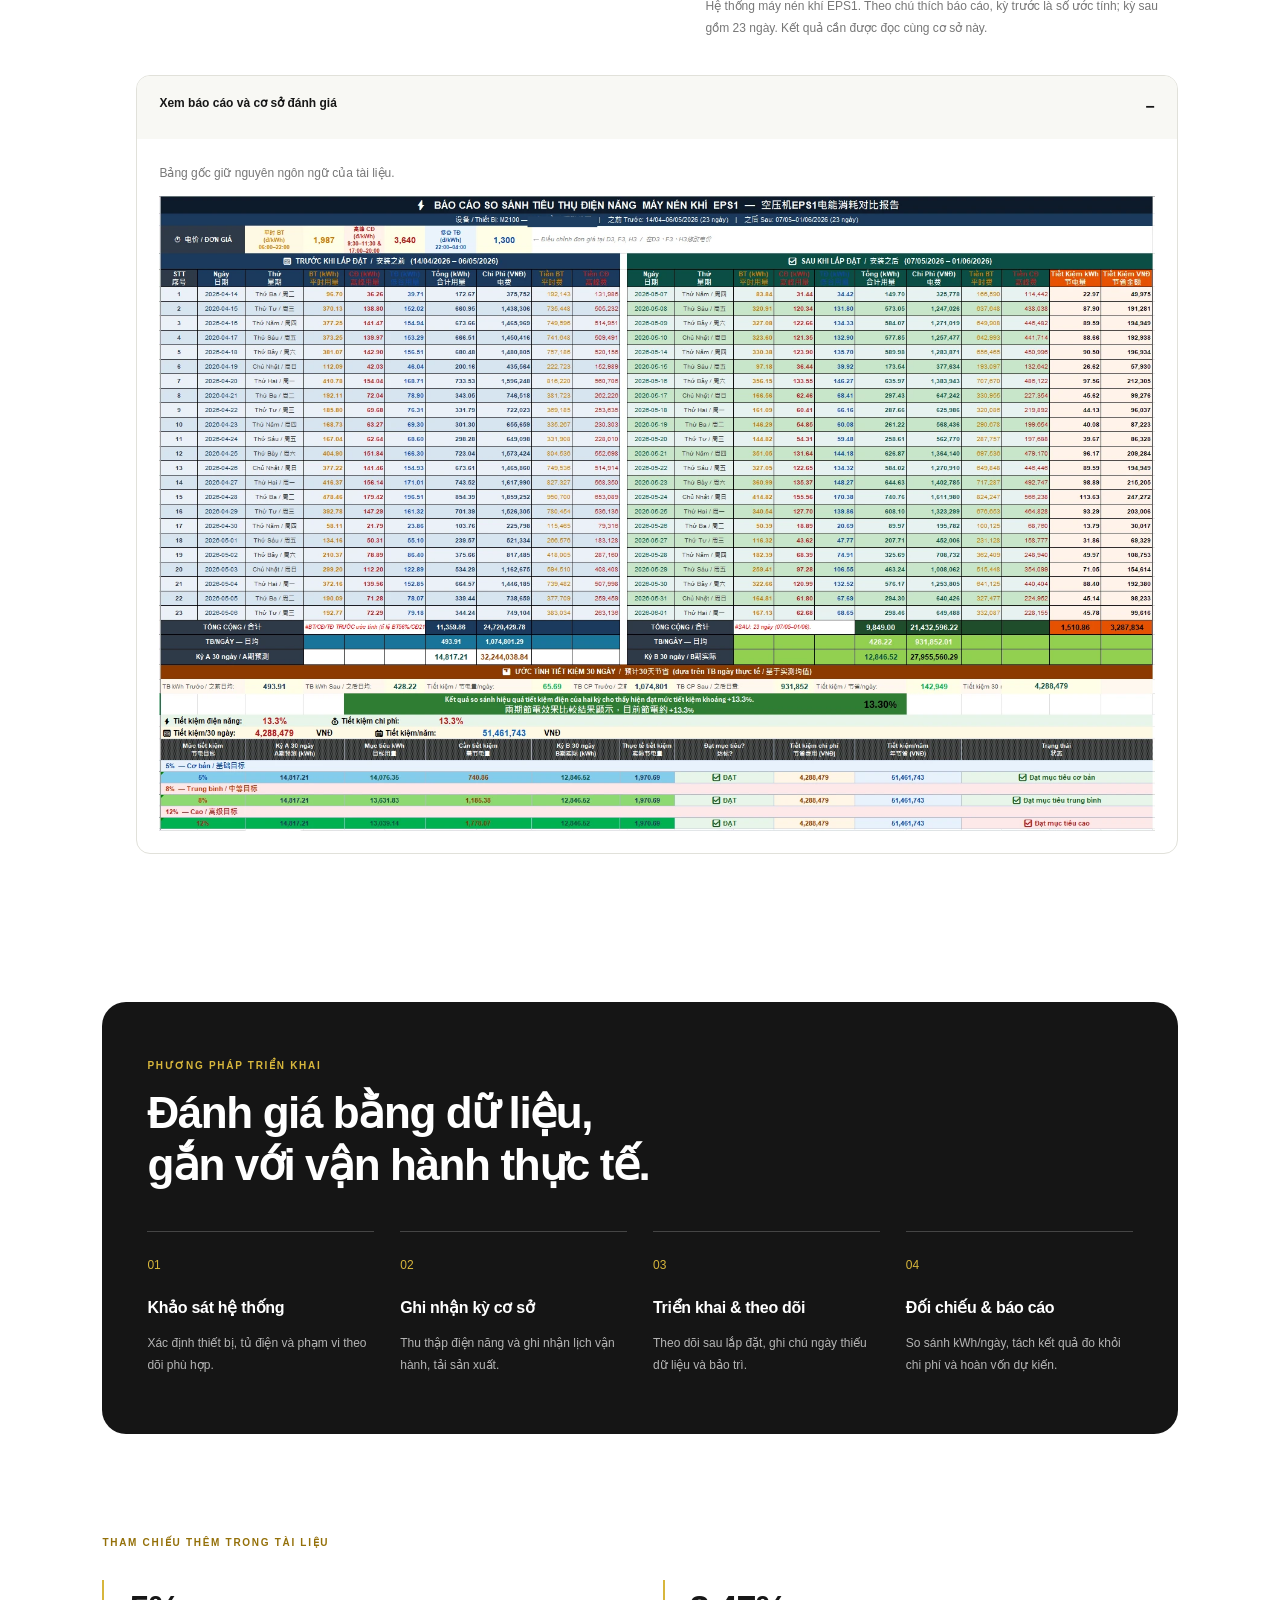
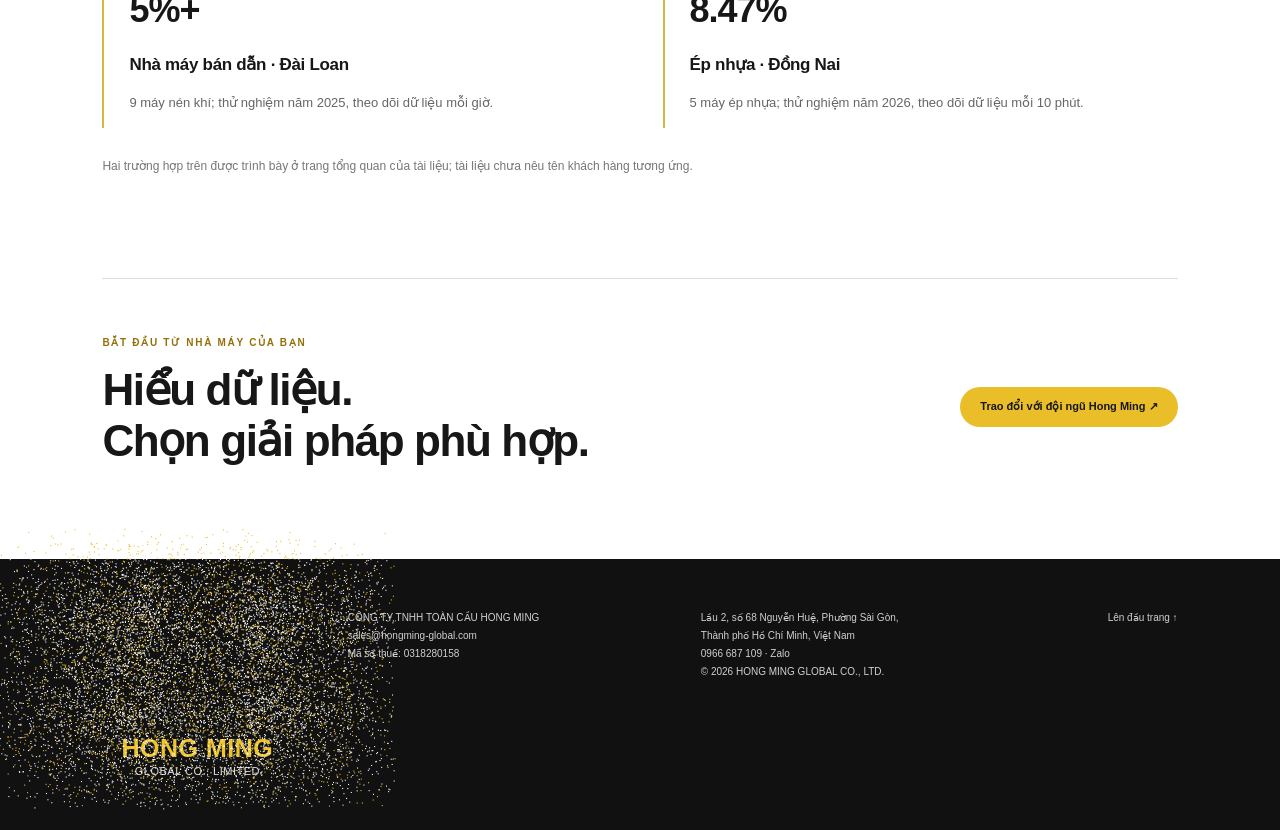
<file: green-power-shield.html>
<!DOCTYPE html><html lang="vi" translate="no" class="notranslate"><head><script src="motion-defaults-v86.js?v=86" defer></script><meta name="google" content="notranslate"><meta charset="utf-8"><meta name="viewport" content="width=device-width,initial-scale=1"><title>Dự án Green Power Shield | Hong Ming Global</title><meta name="description" content="Green Power Shield — giải pháp tiết kiệm điện cho nhà máy, được đánh giá bằng dữ liệu A/B cùng Hong Ming Global."><link rel="canonical" href="https://lamsung632-collab.github.io/hongmingglobal/green-power-shield.html"><meta name="theme-color" content="#111111"><link rel="icon" type="image/svg+xml" href="favicon-round.svg?v=20261020"><link rel="stylesheet" href="shared-v84.css?v=86"><link rel="stylesheet" href="green-power-shield-v84.css?v=86"><link rel="stylesheet" href="responsive-v85.css?v=86"><link rel="stylesheet" href="footer-logo-v92.css"></head><body><header class="home-header"><a aria-label="Hong Ming Global" class="brand" href="index.html#home"><span class="brand-mark" aria-hidden="true"><img src="assets__hm-mark-original.png" width="944" height="533" alt="" decoding="async" draggable="false"></span><span class="brand-wordmark"><b>HONG MING</b><small>GLOBAL · 越南浤詺</small></span></a><button aria-expanded="false" aria-label="Mở menu" class="menu">☰</button><nav aria-label="Điều hướng chính"><a href="about.html" data-t="about">Giới thiệu</a><details class="nav-group"><summary data-t="energy">Tiết kiệm năng lượng</summary><div class="nav-panel"><a href="index.html#services">Green Power Shield</a><a href="index.html#services">R-Optimizer · Water Scale Go</a><a href="ems.html">EMS</a></div></details><details class="nav-group"><summary data-t="digital">Chuyển đổi số</summary><div class="nav-panel"><a href="smb.html">SMB · IoT</a><a href="mes.html">MES</a><a href="rfid.html">RFID · WIP · WMS</a></div></details><a href="index.html#esg">ESG &amp; Carbon</a><a data-t="projects" href="index.html#projects">Dự án thực tế</a><a data-t="knowledge" href="index.html#knowledge">Kiến thức</a><a data-t="contact" href="index.html#contact">Liên hệ</a></nav><label class="language-label"><span class="sr-only">Language / Ngôn ngữ / 語言</span><select aria-label="Language / Ngôn ngữ / 語言" class="language notranslate" translate="no" id="lang"><option value="vi" lang="vi" translate="no">Tiếng Việt</option><option value="zh" lang="zh-Hant" translate="no">繁體中文</option><option value="en" lang="en" translate="no">English</option></select></label><a class="header-survey" href="index.html#contact" data-t="shortsurvey">Đặt lịch khảo sát ↗</a></header><main class="shield-page wrap"><a class="shield-back" href="index.html#services" data-t="shieldback">← Giải pháp của chúng tôi</a><div class="shield-intro"><div><p class="eyebrow" data-t="shieldprojects">Dự án tiết kiệm năng lượng</p><h1>Green Power<br>Shield</h1><p class="shield-lead" data-t="serviceb0">Xử lý sóng hài cao tần, đánh giá hiệu quả tiết kiệm điện bằng dữ liệu trước và sau triển khai.</p><p class="shield-method" data-t="shieldmethod">Khảo sát tại nhà máy, triển khai thử nghiệm và so sánh dữ liệu A/B để đánh giá hiệu quả theo điều kiện vận hành thực tế.</p><a class="button" href="index.html#contact" data-t="shieldcontact">Trao đổi về dự án của bạn ↗</a></div><figure class="shield-picture"><div class="shield-branded-image service-branded-image"><img src="assets__green-power-shield-landscape.webp" alt="Green Power Shield installation at a factory" fetchpriority="high" width="1672" height="941" decoding="async" draggable="false"><div class="service-photo-brand" aria-label="Hong Ming Global"><img src="assets__hm-mark-original.png" width="944" height="533" alt="" decoding="async" draggable="false"><span>HONG MING<small>GLOBAL</small></span></div><div class="service-photo-title">Green Power<br>Shield</div><span class="service-photo-caption" data-t="shieldimagecaption">Tiết kiệm điện cho nhà máy</span></div><figcaption>HONG MING GLOBAL · GREEN POWER SHIELD</figcaption></figure></div><section class="gps-results" id="results"><p class="gps-kicker" data-t="gps1">HIỆU QUẢ CÓ CƠ SỞ ĐỐI CHIẾU</p><h2 class="" data-t="gps2">Từ hiện trường đến số liệu.</h2><p class="gps-desc" data-t="gps3">Bốn hồ sơ triển khai tại Việt Nam, kèm ảnh thực tế và báo cáo so sánh điện năng trước – sau.</p><div class="gps-score-grid"><a class="gps-score" href="#case-0"><span>01 / Jingguang</span><strong>15.22<small>%</small></strong><p class="" data-t="gps4">Giảm điện năng theo báo cáo ↘</p></a><a class="gps-score" href="#case-1"><span>02 / Vonmax Industrial</span><strong>12.00<small>%</small></strong><p class="" data-t="gps5">Giảm điện năng theo báo cáo ↘</p></a><a class="gps-score" href="#case-2"><span>03 / Tech-Link Silicones</span><strong>11.56<small>%</small></strong><p class="" data-t="gps6">Giảm điện năng theo báo cáo ↘</p></a><a class="gps-score" href="#case-3"><span>04 / Phúc Cần</span><strong>13.30<small>%</small></strong><p class="" data-t="gps7">Giảm điện năng theo báo cáo ↘</p></a></div><p class="gps-note" data-t="gps8">Nguồn: tài liệu dự án do Hong Ming cung cấp. Đây là kết quả của từng kỳ so sánh; hiệu quả phụ thuộc tải, lịch sản xuất và điều kiện vận hành.</p></section><section class="gps-projects" id="cases"><p class="gps-kicker" data-t="gps9">HỒ SƠ DỰ ÁN</p><h2 class="" data-t="gps10">Những nhà máy đã triển khai.</h2><article class="gps-case" id="case-0"><div class="gps-case-head"><span class="gps-index">01</span><div><p class="gps-location" data-t="gps11">Đồng Nai · KCN Amata</p><h3>Jingguang</h3><p class="gps-legal">CÔNG TY TNHH NHỰA JINGGUANG ĐỒNG NAI VIỆT NAM</p></div></div><div class="gps-case-layout"><div class="gps-gallery"><a class="gps-photo gps-photo-main" aria-label="Jingguang — photo 1"><img loading="lazy" src="assets__shield__project-5.webp" alt="Jingguang — Green Power Shield" width="1000" height="750" decoding="async" draggable="false"><span aria-hidden="true">↗</span></a><a class="gps-photo " aria-label="Jingguang — photo 2"><img loading="lazy" src="assets__shield__jingguang-shield-panel.webp" alt="Jingguang — Green Power Shield" width="1000" height="750" decoding="async" draggable="false"><span aria-hidden="true">↗</span></a><a class="gps-photo " aria-label="Jingguang — photo 3"><img loading="lazy" src="assets__shield__project-6.webp" alt="Jingguang — Green Power Shield" width="1000" height="750" decoding="async" draggable="false"><span aria-hidden="true">↗</span></a></div><div class="gps-evidence"><p class="gps-industry" data-t="gps12">Hệ thống máy nén khí (2 máy nén khí)</p><div class="gps-result"><strong>15.22%</strong><span class="" data-t="gps13">giảm điện năng</span></div><p class="gps-unit" data-t="gps14">Điện năng bình quân · kWh/ngày</p><div class="gps-bar-row"><span class="" data-t="gps15">Trước</span><b>1,617.84</b><div class="gps-bar-track"><i class="before" style="width:100%"></i></div></div><div class="gps-bar-row"><span class="" data-t="gps16">Sau</span><b>1,371.56</b><div class="gps-bar-track"><i class="after" style="width:84.78%"></i></div></div><div class="gps-period"><span class="" data-t="gps17">Kỳ so sánh</span><b>31/03–09/04/2026 → 15–24/04/2026</b></div><div class="gps-estimate"><b>14,038,131 VND</b><span class="" data-t="gps18">tiết kiệm / 30 ngày — ước tính trong báo cáo</span></div><p class="gps-note" data-t="gps19">Báo cáo loại trừ ngày đo không đủ và ngày thiết bị bảo trì. Tỷ lệ điện năng 15,22%; mức giảm chi phí được báo cáo là 13,47%.</p></div></div><details class="gps-report" open=""><summary><span class="" data-t="gps20">Xem báo cáo và cơ sở đánh giá</span><span aria-hidden="true">＋</span></summary><div><p class="gps-note" data-t="gps21">Bảng gốc giữ nguyên ngôn ngữ của tài liệu.</p><a><img loading="lazy" src="assets__shield__project-1-covered.svg" alt="Jingguang — A/B" width="2200" height="1100" decoding="async" draggable="false"></a></div></details></article><article class="gps-case" id="case-1"><div class="gps-case-head"><span class="gps-index">02</span><div><p class="gps-location" data-t="gps22">Bắc Ninh · KCN Quế Võ</p><h3>Vonmax Industrial</h3><p class="gps-legal">CÔNG TY TNHH VONMAX INDUSTRIAL VIỆT NAM</p></div></div><div class="gps-case-layout"><div class="gps-gallery"><a class="gps-photo gps-photo-main" aria-label="Vonmax Industrial — photo 1"><img loading="lazy" src="assets__shield__vonmax-stamping.webp" alt="Vonmax Industrial — Green Power Shield" width="1000" height="750" decoding="async" draggable="false"><span aria-hidden="true">↗</span></a><a class="gps-photo " aria-label="Vonmax Industrial — photo 2"><img loading="lazy" src="assets__shield__vonmax-installation-new.png" alt="Vonmax Industrial — Green Power Shield" width="1628" height="966" decoding="async" draggable="false"><span aria-hidden="true">↗</span></a></div><div class="gps-evidence"><p class="gps-industry" data-t="gps23">Linh kiện điện tử và gia công khuôn kim loại</p><div class="gps-result"><strong>12.00%</strong><span class="" data-t="gps24">giảm điện năng</span></div><p class="gps-unit" data-t="gps25">Điện năng bình quân · kWh/ngày</p><div class="gps-bar-row"><span class="" data-t="gps26">Trước</span><b>505.82</b><div class="gps-bar-track"><i class="before" style="width:100%"></i></div></div><div class="gps-bar-row"><span class="" data-t="gps27">Sau</span><b>445.12</b><div class="gps-bar-track"><i class="after" style="width:88.0%"></i></div></div><div class="gps-period"><span class="" data-t="gps28">Kỳ so sánh</span><b>18/05–02/06/2026 → 25/06–10/07/2026</b></div><div class="gps-estimate"><b>3,884,830 VND</b><span class="" data-t="gps29">tiết kiệm / 30 ngày — ước tính trong báo cáo</span></div><p class="gps-note" data-t="gps30">Bình quân trên toàn bộ 16 ngày đo của mỗi kỳ, không loại trừ ngày nào theo ghi chú báo cáo.</p></div></div><details class="gps-report" open=""><summary><span class="" data-t="gps31">Xem báo cáo và cơ sở đánh giá</span><span aria-hidden="true">＋</span></summary><div><p class="gps-note" data-t="gps32">Bảng gốc giữ nguyên ngôn ngữ của tài liệu.</p><a><img loading="lazy" src="assets__shield__project-9-covered.svg" alt="Vonmax Industrial — A/B" width="2200" height="1100" decoding="async" draggable="false"></a></div></details></article><article class="gps-case" id="case-2"><div class="gps-case-head"><span class="gps-index">03</span><div><p class="gps-location" data-t="gps33">TP. Hồ Chí Minh · KCX Tân Thuận</p><h3>Tech-Link Silicones</h3><p class="gps-legal">CÔNG TY TNHH TECH-LINK SILICONES (VIỆT NAM)</p></div></div><div class="gps-case-layout"><div class="gps-gallery"><a class="gps-photo gps-photo-main" aria-label="Tech-Link Silicones — photo 1"><img loading="lazy" src="assets__shield__project-13.webp" alt="Tech-Link Silicones — Green Power Shield" width="1000" height="750" decoding="async" draggable="false"><span aria-hidden="true">↗</span></a><a class="gps-photo " aria-label="Tech-Link Silicones — photo 2"><img loading="lazy" src="assets__shield__project-11.webp" alt="Tech-Link Silicones — Green Power Shield" width="1000" height="750" decoding="async" draggable="false"><span aria-hidden="true">↗</span></a></div><div class="gps-evidence"><p class="gps-industry" data-t="gps34">Sản phẩm silicone cho ô tô, nhà bếp và gia dụng</p><div class="gps-result"><strong>11.56%</strong><span class="" data-t="gps35">giảm điện năng</span></div><p class="gps-unit" data-t="gps36">Điện năng bình quân · kWh/ngày</p><div class="gps-bar-row"><span class="" data-t="gps37">Trước</span><b>505.82</b><div class="gps-bar-track"><i class="before" style="width:100%"></i></div></div><div class="gps-bar-row"><span class="" data-t="gps38">Sau</span><b>447.35</b><div class="gps-bar-track"><i class="after" style="width:88.44%"></i></div></div><div class="gps-period"><span class="" data-t="gps39">Kỳ so sánh</span><b>18/05–02/06/2026 → 03–18/06/2026</b></div><div class="gps-estimate"><b>3,742,208 VND</b><span class="" data-t="gps40">tiết kiệm / 30 ngày — ước tính trong báo cáo</span></div><p class="gps-note" data-t="gps41">Báo cáo so sánh 16 ngày trước và 16 ngày sau triển khai; kết quả điện năng được ghi nhận là 11,56%.</p></div></div><details class="gps-report" open=""><summary><span class="" data-t="gps42">Xem báo cáo và cơ sở đánh giá</span><span aria-hidden="true">＋</span></summary><div><p class="gps-note" data-t="gps43">Bảng gốc giữ nguyên ngôn ngữ của tài liệu.</p><a><img loading="lazy" src="assets__shield__project-12-covered.svg" alt="Tech-Link Silicones — A/B" width="2200" height="1100" decoding="async" draggable="false"></a></div></details></article><article class="gps-case" id="case-3"><div class="gps-case-head"><span class="gps-index">04</span><div><p class="gps-location" data-t="gps44">KCN Nam Tân Uyên</p><h3>Phúc Cần</h3><p class="gps-legal">CÔNG TY TNHH CÔNG NGHIỆP PHÚC CẦN</p></div></div><div class="gps-case-layout"><div class="gps-gallery"><a class="gps-photo gps-photo-main" aria-label="Phúc Cần — photo 1"><img loading="lazy" src="assets__shield__project-14.webp" alt="Phúc Cần — Green Power Shield" width="1000" height="750" decoding="async" draggable="false"><span aria-hidden="true">↗</span></a></div><div class="gps-evidence"><p class="gps-industry" data-t="gps45">Đúc kim loại chính xác và linh kiện cơ khí</p><div class="gps-result"><strong>13.30%</strong><span class="" data-t="gps46">giảm điện năng</span></div><p class="gps-unit" data-t="gps47">Điện năng bình quân · kWh/ngày</p><div class="gps-bar-row"><span class="" data-t="gps48">Trước</span><b>493.91</b><div class="gps-bar-track"><i class="before" style="width:100%"></i></div></div><div class="gps-bar-row"><span class="" data-t="gps49">Sau</span><b>428.22</b><div class="gps-bar-track"><i class="after" style="width:86.7%"></i></div></div><div class="gps-period"><span class="" data-t="gps50">Kỳ so sánh</span><b>14/04–06/05/2026 → 07/05–01/06/2026</b></div><div class="gps-estimate"><b>4,288,479 VND</b><span class="" data-t="gps51">tiết kiệm / 30 ngày — ước tính trong báo cáo</span></div><p class="gps-note" data-t="gps52">Hệ thống máy nén khí EPS1. Theo chú thích báo cáo, kỳ trước là số ước tính; kỳ sau gồm 23 ngày. Kết quả cần được đọc cùng cơ sở này.</p></div></div><details class="gps-report" open=""><summary><span class="" data-t="gps53">Xem báo cáo và cơ sở đánh giá</span><span aria-hidden="true">＋</span></summary><div><p class="gps-note" data-t="gps54">Bảng gốc giữ nguyên ngôn ngữ của tài liệu.</p><a><img loading="lazy" src="assets__shield__project-15-covered.svg" alt="Phúc Cần — A/B" width="2200" height="1100" decoding="async" draggable="false"></a></div></details></article></section><section class="gps-method"><p class="gps-kicker" data-t="gps55">PHƯƠNG PHÁP TRIỂN KHAI</p><h2 class="" data-t="gps56">Đánh giá bằng dữ liệu,<br>gắn với vận hành thực tế.</h2><div class="gps-steps"><div><span>01</span><h3 class="" data-t="gps57">Khảo sát hệ thống</h3><p class="" data-t="gps58">Xác định thiết bị, tủ điện và phạm vi theo dõi phù hợp.</p></div><div><span>02</span><h3 class="" data-t="gps59">Ghi nhận kỳ cơ sở</h3><p class="" data-t="gps60">Thu thập điện năng và ghi nhận lịch vận hành, tải sản xuất.</p></div><div><span>03</span><h3 class="" data-t="gps61">Triển khai &amp; theo dõi</h3><p class="" data-t="gps62">Theo dõi sau lắp đặt, ghi chú ngày thiếu dữ liệu và bảo trì.</p></div><div><span>04</span><h3 class="" data-t="gps63">Đối chiếu &amp; báo cáo</h3><p class="" data-t="gps64">So sánh kWh/ngày, tách kết quả đo khỏi chi phí và hoàn vốn dự kiến.</p></div></div></section><section class="gps-related"><p class="gps-kicker" data-t="gps65">THAM CHIẾU THÊM TRONG TÀI LIỆU</p><div class="gps-reference-grid"><div><strong>5%+</strong><h3 class="" data-t="gps66">Nhà máy bán dẫn · Đài Loan</h3><p class="" data-t="gps67">9 máy nén khí; thử nghiệm năm 2025, theo dõi dữ liệu mỗi giờ.</p></div><div><strong>8.47%</strong><h3 class="" data-t="gps68">Ép nhựa · Đồng Nai</h3><p class="" data-t="gps69">5 máy ép nhựa; thử nghiệm năm 2026, theo dõi dữ liệu mỗi 10 phút.</p></div></div><p class="gps-note" data-t="gps70">Hai trường hợp trên được trình bày ở trang tổng quan của tài liệu; tài liệu chưa nêu tên khách hàng tương ứng.</p></section><section class="gps-cta"><div><p class="gps-kicker" data-t="gps71">BẮT ĐẦU TỪ NHÀ MÁY CỦA BẠN</p><h2 class="" data-t="gps72">Hiểu dữ liệu.<br>Chọn giải pháp phù hợp.</h2></div><a class="button" href="index.html#contact" data-t="gps73">Trao đổi với đội ngũ Hong Ming ↗</a></section></main><footer class="fine-footer"><div class="footer-logo-motion" role="img" aria-label="Hong Ming Global"><div class="footer-mark-stage"><img src="assets__hm-mark-original.png" alt="" width="944" height="533" decoding="async" draggable="false"><canvas aria-hidden="true"></canvas></div><span>HONG MING<small>GLOBAL CO., LIMITED</small></span></div><div>CÔNG TY TNHH TOÀN CẦU HONG MING<br><a href="mailto:sales@hongming-global.com">sales@hongming-global.com</a><br><span data-t="tax">Mã số thuế</span>: 0318280158</div><div>Lầu 2, số 68 Nguyễn Huệ, Phường Sài Gòn,<br>Thành phố Hồ Chí Minh, Việt Nam<br><a href="tel:+84966687109">0966 687 109</a> · <a href="https://zalo.me/0966687109">Zalo</a><br>© 2026 HONG MING GLOBAL CO., LTD.</div><a data-t="top" href="index.html#home">Lên đầu trang ↑</a></footer><script src="content-v2.js?v=86" defer></script><script src="content-en.js?v=86" defer></script><script src="shield-project-content.js?v=86" defer></script><script src="shield-page.js?v=86" defer></script><script src="site-navigation.js?v=86" defer></script><script src="image-interactions.js?v=86" defer></script><script src="responsive-ui-v85.js?v=86" defer></script><script src="footer-logo-v91.js" defer></script></body></html>
</file>
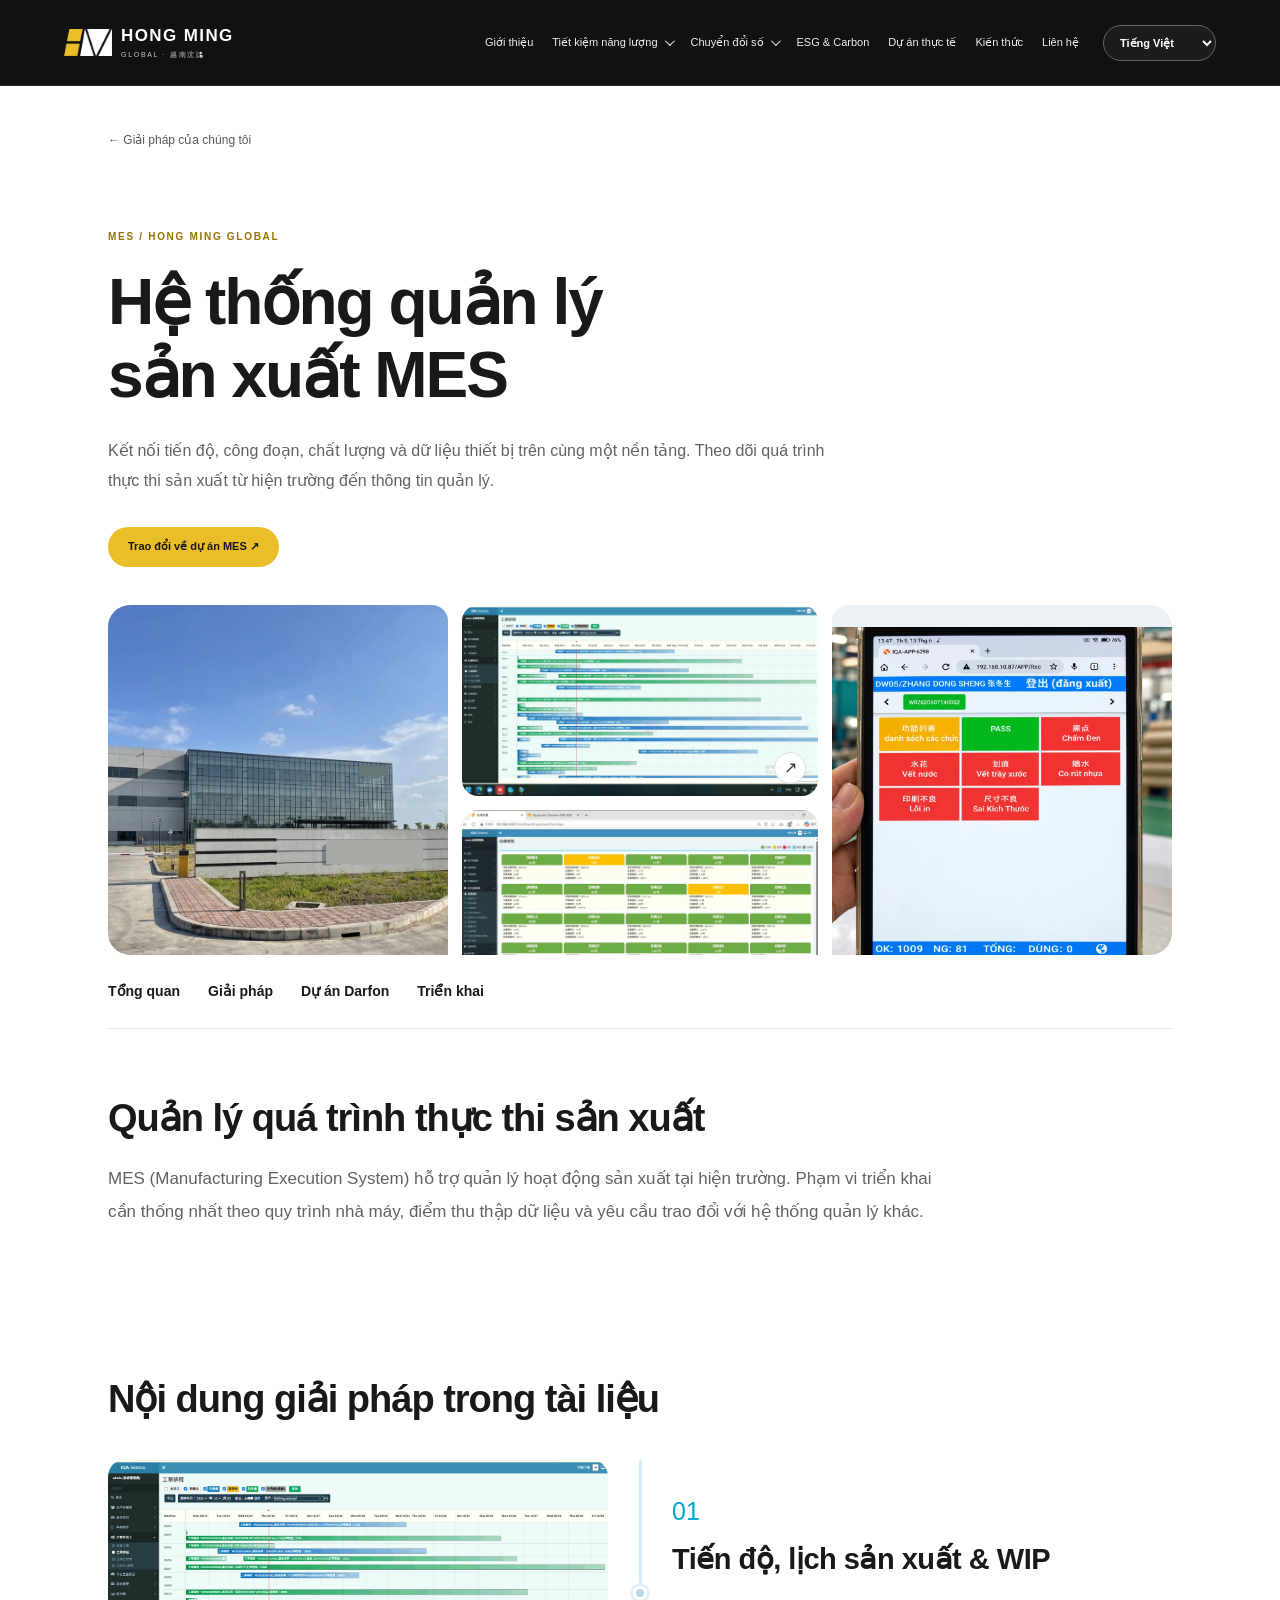
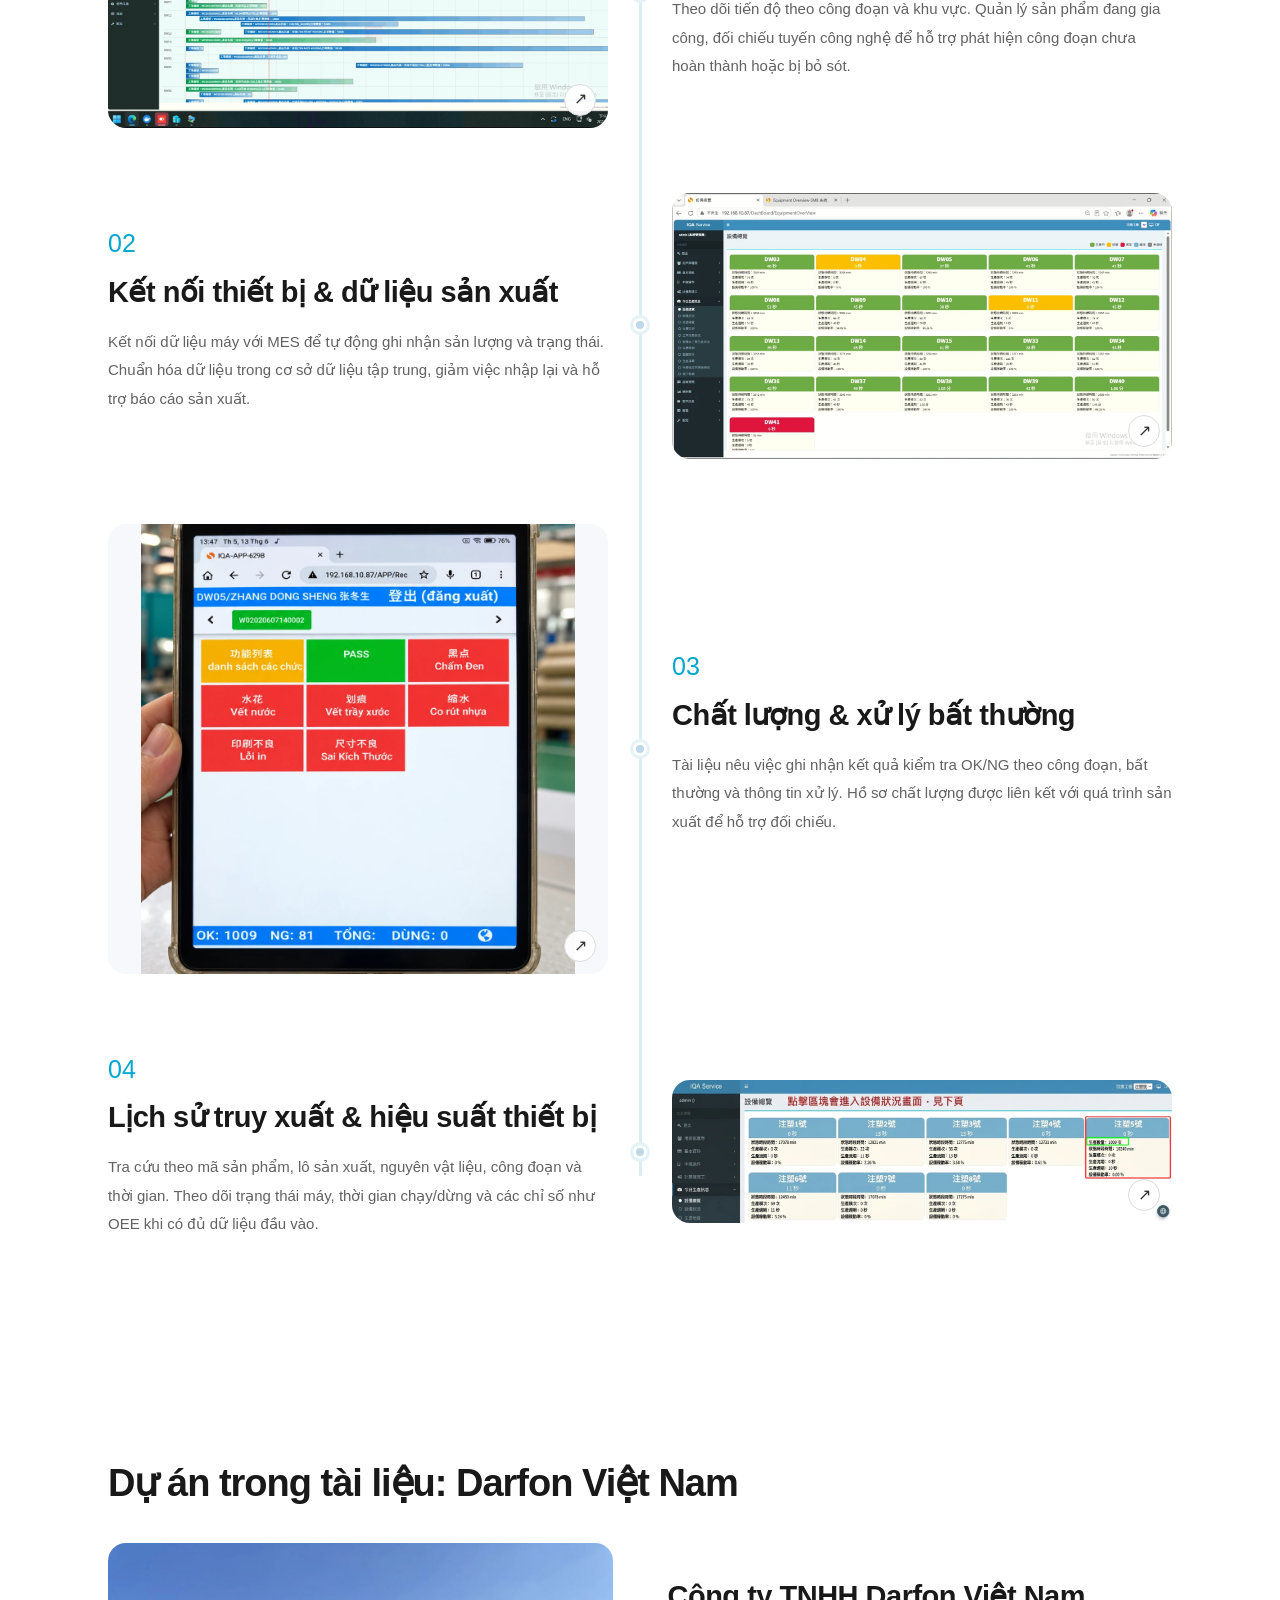
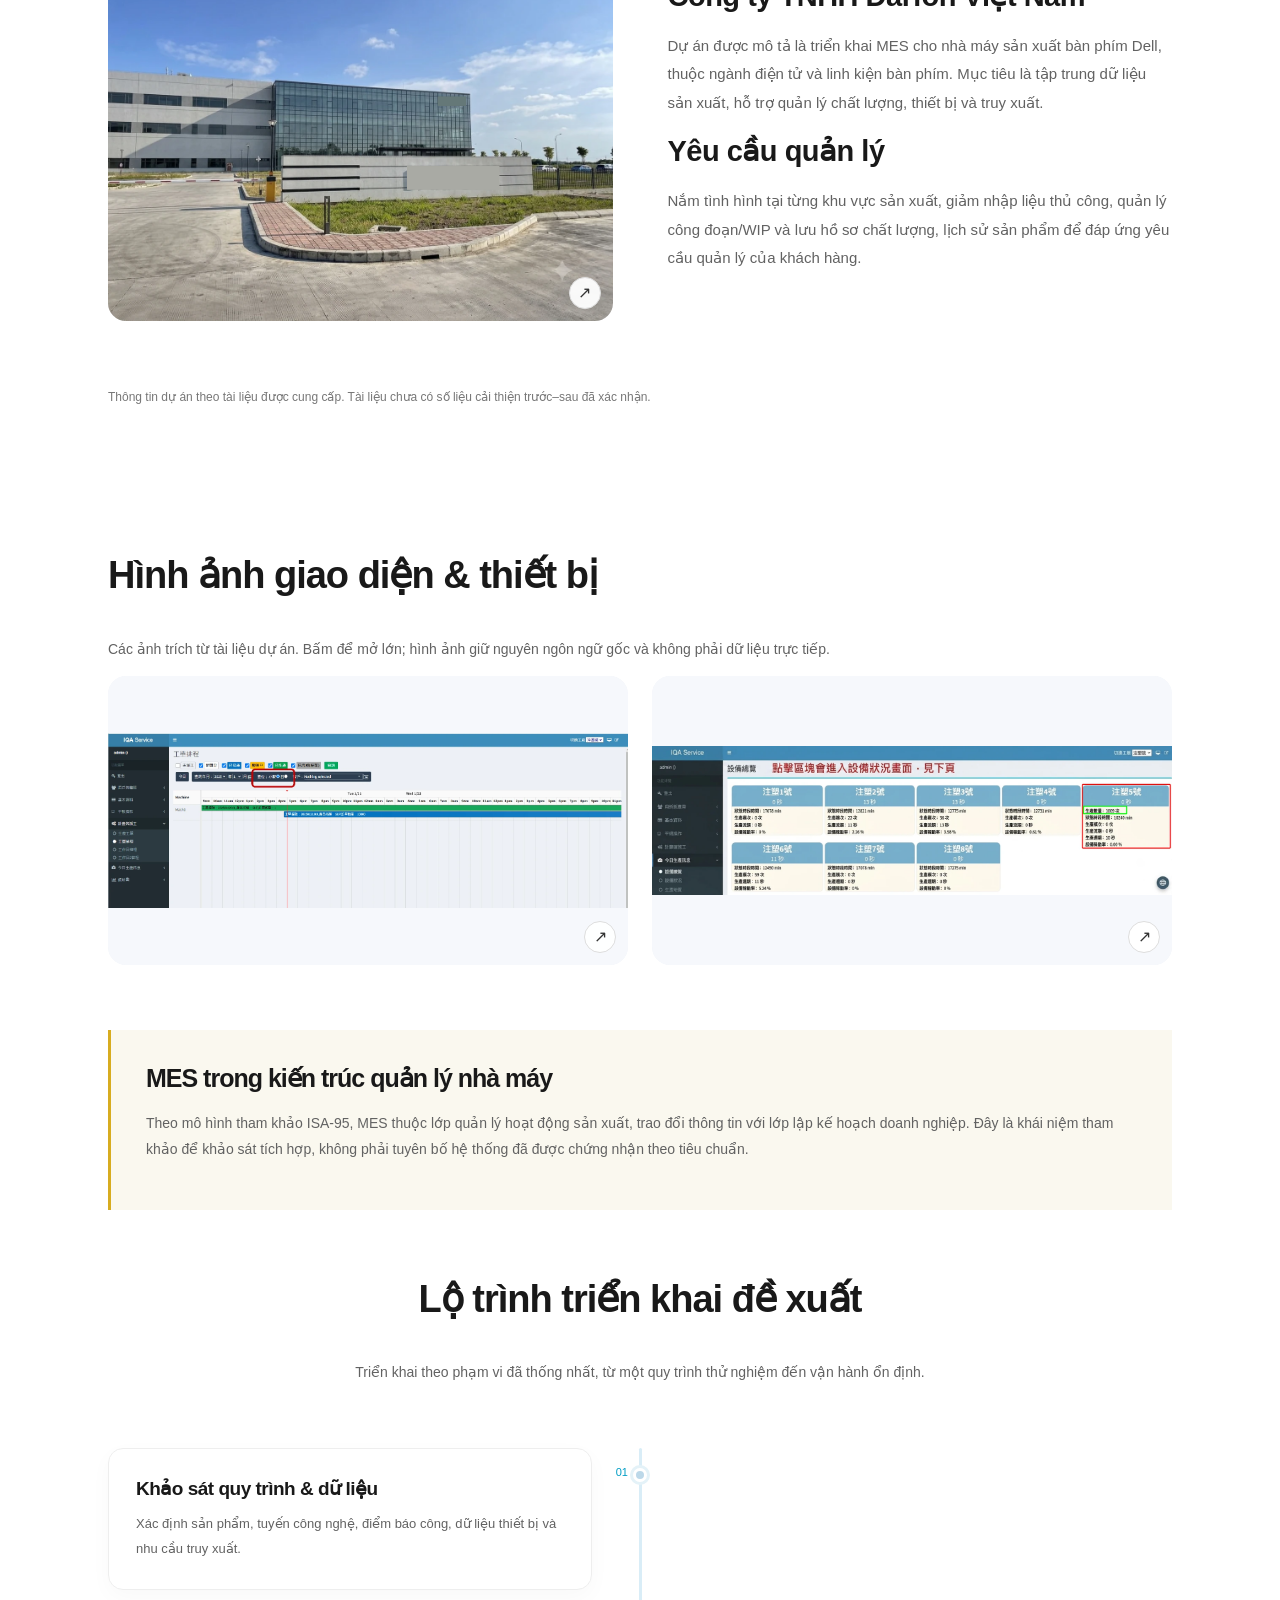
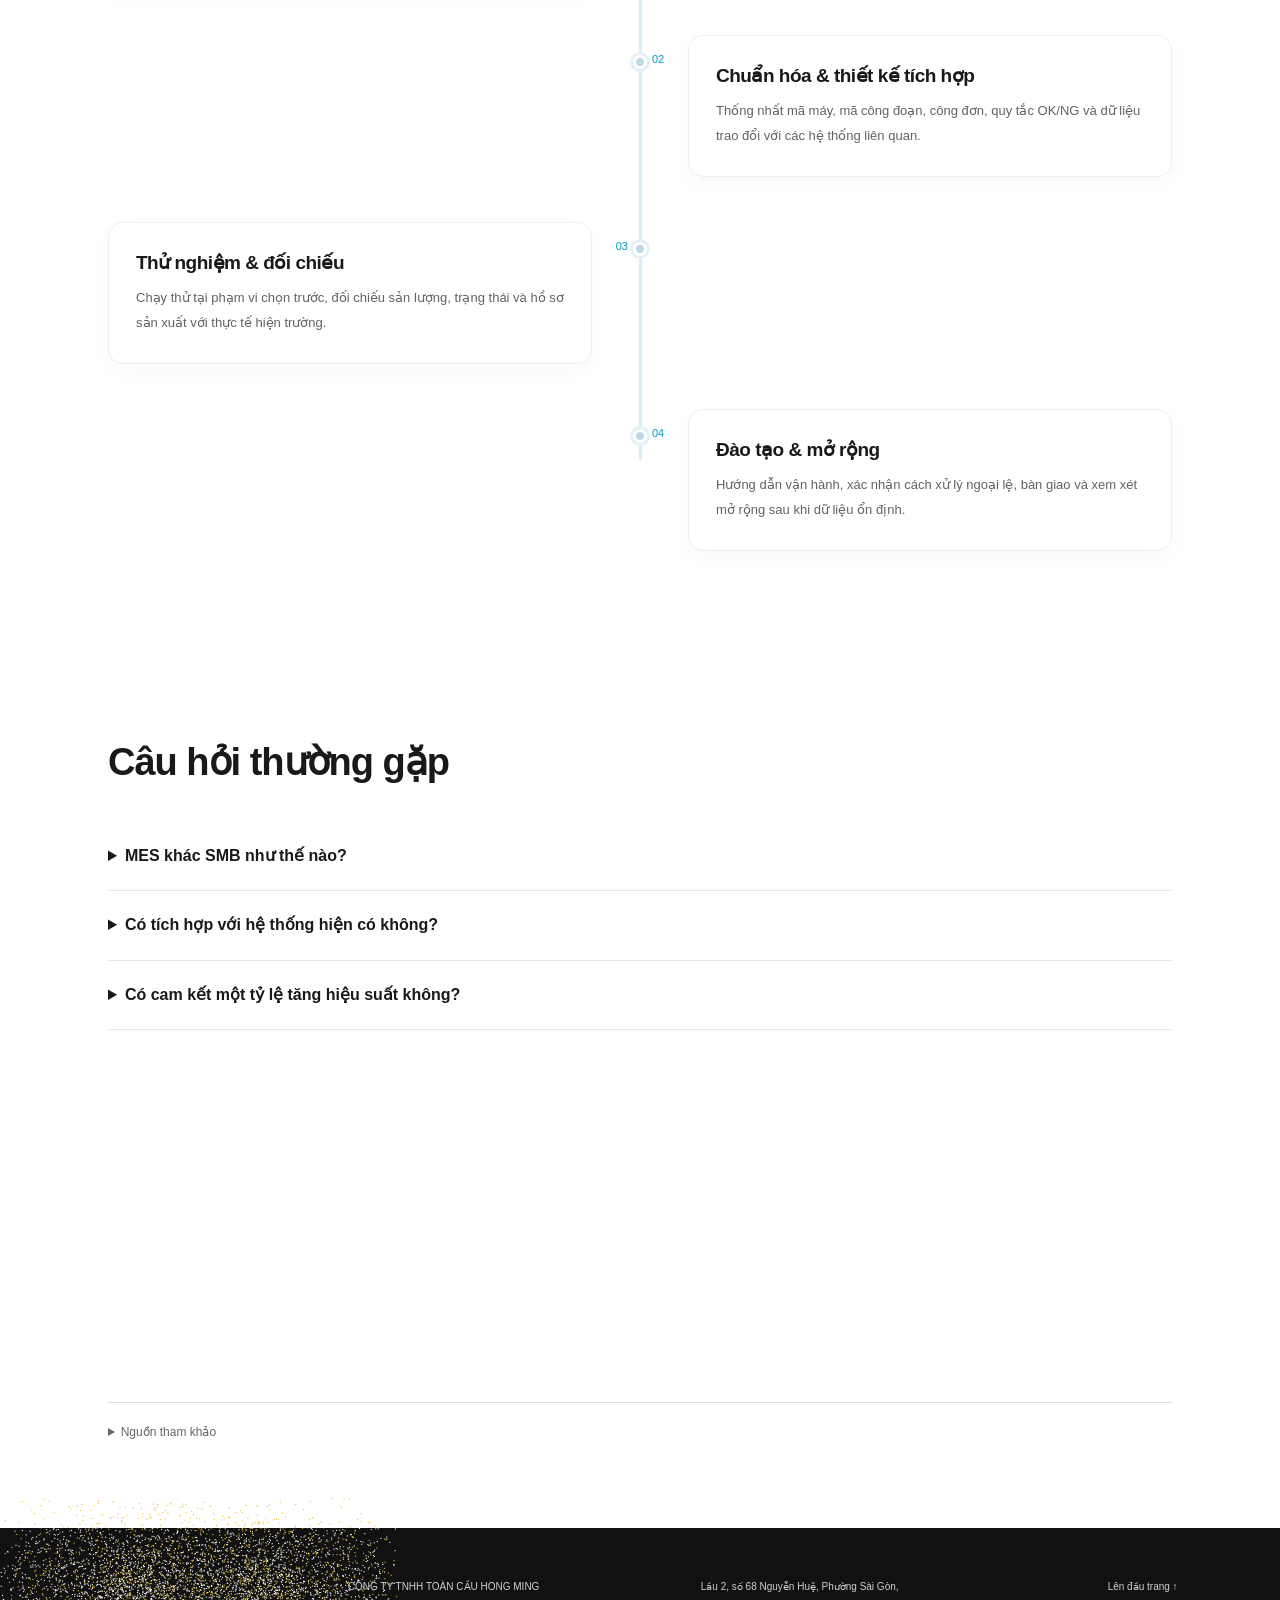
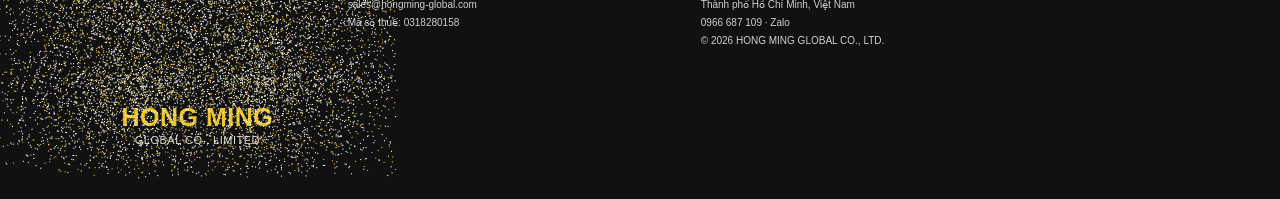
<file: mes.html>
<!DOCTYPE html><html lang="vi" translate="no" class="notranslate"><head><script src="motion-defaults-v86.js?v=86" defer></script><meta name="google" content="notranslate"><meta charset="utf-8"><meta name="viewport" content="width=device-width,initial-scale=1"><title>MES | Hong Ming Global</title><meta name="description" content="Hệ thống MES quản lý tiến độ, WIP, chất lượng và truy xuất sản xuất."><link rel="canonical" href="https://lamsung632-collab.github.io/hongmingglobal/mes.html"><meta name="theme-color" content="#111111"><link rel="icon" type="image/svg+xml" href="favicon-round.svg?v=20261020"><link rel="stylesheet" href="shared-v84.css?v=86"><link rel="stylesheet" href="mes-v84.css?v=86"><link rel="stylesheet" href="responsive-v85.css?v=86"><link rel="stylesheet" href="footer-logo-v92.css"></head><body><header class="home-header"><a aria-label="Hong Ming Global" class="brand" href="index.html#home"><span class="brand-mark" aria-hidden="true"><img src="assets__hm-mark-original.png" width="944" height="533" alt="" decoding="async" draggable="false"></span><span class="brand-wordmark"><b>HONG MING</b><small>GLOBAL · 越南浤詺</small></span></a><button aria-expanded="false" aria-label="Mở menu" class="menu">☰</button><nav aria-label="Điều hướng chính"><a href="about.html" data-t="about">Giới thiệu</a><details class="nav-group"><summary data-t="energy">Tiết kiệm năng lượng</summary><div class="nav-panel"><a href="index.html#services">Green Power Shield</a><a href="index.html#services">R-Optimizer · Water Scale Go</a><a href="ems.html">EMS</a></div></details><details class="nav-group"><summary data-t="digital">Chuyển đổi số</summary><div class="nav-panel"><a href="smb.html">SMB · IoT</a><a href="mes.html">MES</a><a href="rfid.html">RFID · WIP · WMS</a></div></details><a href="index.html#esg">ESG &amp; Carbon</a><a data-t="projects" href="index.html#projects">Dự án thực tế</a><a data-t="knowledge" href="index.html#knowledge">Kiến thức</a><a data-t="contact" href="index.html#contact">Liên hệ</a></nav><label class="language-label"><span class="sr-only">Language / Ngôn ngữ / 語言</span><select aria-label="Language / Ngôn ngữ / 語言" class="language notranslate" translate="no" id="lang"><option value="vi" lang="vi" translate="no">Tiếng Việt</option><option value="zh" lang="zh-Hant" translate="no">繁體中文</option><option value="en" lang="en" translate="no">English</option></select></label><a class="header-survey" href="index.html#contact" data-t="shortsurvey">Đặt lịch khảo sát ↗</a></header><main class="mes-page ems-page mes-production-page"><div class="mes-wrap"><a class="shield-back" href="index.html#services" data-t="shieldback">← Giải pháp của chúng tôi</a><section class="ems-hero"><p class="mes-kicker">MES / HONG MING GLOBAL</p><h1 data-t="mptitle">Hệ thống quản lý<br>sản xuất MES</h1><p data-t="mpintro" class="mes-lead">Kết nối tiến độ, công đoạn, chất lượng và dữ liệu thiết bị trên cùng một nền tảng. Theo dõi quá trình thực thi sản xuất từ hiện trường đến thông tin quản lý.</p><a class="button" href="#mes-contact" data-t="mpcontact">Trao đổi về dự án MES ↗</a></section><div class="ems-mosaic" data-ems-reveal><div><a class="ems-picture"><img src="assets__mes-production__image5-covered.svg" width="1195" height="896" alt="Darfon factory from project material" decoding="async" fetchpriority="high" draggable="false"><span aria-hidden="true">↗</span></a></div><div><a class="ems-picture"><img src="assets__mes-production__image4.webp" width="1500" height="805" alt="MES work order schedule" decoding="async" loading="lazy" draggable="false"><span aria-hidden="true">↗</span></a><a class="ems-picture"><img src="assets__mes-production__image3.webp" width="1500" height="799" alt="Equipment overview" decoding="async" loading="lazy" draggable="false"><span aria-hidden="true">↗</span></a></div><div><a class="ems-picture"><img src="assets__mes-production__image9.webp" width="1060" height="1100" alt="Shop-floor data capture terminal" decoding="async" loading="lazy" draggable="false"><span aria-hidden="true">↗</span></a></div></div><nav class="ems-jump"><a href="#mes-overview" data-t="mpnav1">Tổng quan</a><a href="#mes-solution" data-t="mpnav2">Giải pháp</a><a href="#mes-darfon" data-t="mpnav3">Dự án Darfon</a><a href="#mes-flow" data-t="mpnav4">Triển khai</a></nav><section id="mes-overview" class="ems-overview" data-ems-reveal><h2 data-t="mpoverview">Quản lý quá trình thực thi sản xuất</h2><p data-t="mpoverviewp">MES (Manufacturing Execution System) hỗ trợ quản lý hoạt động sản xuất tại hiện trường. Phạm vi triển khai cần thống nhất theo quy trình nhà máy, điểm thu thập dữ liệu và yêu cầu trao đổi với hệ thống quản lý khác.</p></section><section id="mes-solution"><h2 data-t="mpapplications">Nội dung giải pháp trong tài liệu</h2><article class="ems-story" data-ems-reveal><div class="ems-story-image"><a class="ems-picture"><img src="assets__mes-production__image4.webp" width="1500" height="805" alt="MES project interface 1" decoding="async" loading="lazy" draggable="false"><span aria-hidden="true">↗</span></a></div><div class="ems-story-copy"><span class="ems-number">01</span><h3 data-t="mpm1">Tiến độ, lịch sản xuất &amp; WIP</h3><p data-t="mpm1p">Theo dõi tiến độ theo công đoạn và khu vực. Quản lý sản phẩm đang gia công, đối chiếu tuyến công nghệ để hỗ trợ phát hiện công đoạn chưa hoàn thành hoặc bị bỏ sót.</p></div></article><article class="ems-story" data-ems-reveal><div class="ems-story-image"><a class="ems-picture"><img src="assets__mes-production__image3.webp" width="1500" height="799" alt="MES project interface 2" decoding="async" loading="lazy" draggable="false"><span aria-hidden="true">↗</span></a></div><div class="ems-story-copy"><span class="ems-number">02</span><h3 data-t="mpm2">Kết nối thiết bị &amp; dữ liệu sản xuất</h3><p data-t="mpm2p">Kết nối dữ liệu máy với MES để tự động ghi nhận sản lượng và trạng thái. Chuẩn hóa dữ liệu trong cơ sở dữ liệu tập trung, giảm việc nhập lại và hỗ trợ báo cáo sản xuất.</p></div></article><article class="ems-story" data-ems-reveal><div class="ems-story-image"><a class="ems-picture"><img src="assets__mes-production__image9.webp" width="1060" height="1100" alt="MES project interface 3" decoding="async" loading="lazy" draggable="false"><span aria-hidden="true">↗</span></a></div><div class="ems-story-copy"><span class="ems-number">03</span><h3 data-t="mpm3">Chất lượng &amp; xử lý bất thường</h3><p data-t="mpm3p">Tài liệu nêu việc ghi nhận kết quả kiểm tra OK/NG theo công đoạn, bất thường và thông tin xử lý. Hồ sơ chất lượng được liên kết với quá trình sản xuất để hỗ trợ đối chiếu.</p></div></article><article class="ems-story" data-ems-reveal><div class="ems-story-image"><a class="ems-picture"><img src="assets__mes-production__image8.webp" width="1500" height="429" alt="MES project interface 4" decoding="async" loading="lazy" draggable="false"><span aria-hidden="true">↗</span></a></div><div class="ems-story-copy"><span class="ems-number">04</span><h3 data-t="mpm4">Lịch sử truy xuất &amp; hiệu suất thiết bị</h3><p data-t="mpm4p">Tra cứu theo mã sản phẩm, lô sản xuất, nguyên vật liệu, công đoạn và thời gian. Theo dõi trạng thái máy, thời gian chạy/dừng và các chỉ số như OEE khi có đủ dữ liệu đầu vào.</p></div></article></section><section id="mes-darfon"><h2 data-t="mpcase">Dự án trong tài liệu: Darfon Việt Nam</h2><div class="ems-story" data-ems-reveal><div><a class="ems-picture"><img src="assets__mes-production__image5-covered.svg" width="1195" height="896" alt="Darfon Vietnam factory" decoding="async" loading="lazy" draggable="false"><span aria-hidden="true">↗</span></a></div><div><h3 data-t="mpcaseintro">Công ty TNHH Darfon Việt Nam</h3><p data-t="mpcasep">Dự án được mô tả là triển khai MES cho nhà máy sản xuất bàn phím Dell, thuộc ngành điện tử và linh kiện bàn phím. Mục tiêu là tập trung dữ liệu sản xuất, hỗ trợ quản lý chất lượng, thiết bị và truy xuất.</p><h3 data-t="mpcasegoal">Yêu cầu quản lý</h3><p data-t="mpcasegoalp">Nắm tình hình tại từng khu vực sản xuất, giảm nhập liệu thủ công, quản lý công đoạn/WIP và lưu hồ sơ chất lượng, lịch sử sản phẩm để đáp ứng yêu cầu quản lý của khách hàng.</p></div></div><p data-t="mpcasenote" class="mes-source-note">Thông tin dự án theo tài liệu được cung cấp. Tài liệu chưa có số liệu cải thiện trước–sau đã xác nhận.</p></section><section><h2 data-t="mpgallery">Hình ảnh giao diện &amp; thiết bị</h2><p data-t="mpgalleryp">Các ảnh trích từ tài liệu dự án. Bấm để mở lớn; hình ảnh giữ nguyên ngôn ngữ gốc và không phải dữ liệu trực tiếp.</p><div class="mes-production-gallery" data-ems-reveal><a class="ems-picture"><img src="assets__mes-production__image7.webp" width="1465" height="492" alt="MES system screenshot 7" decoding="async" loading="lazy" draggable="false"><span aria-hidden="true">↗</span></a><a class="ems-picture"><img src="assets__mes-production__image8.webp" width="1500" height="429" alt="MES system screenshot 8" decoding="async" loading="lazy" draggable="false"><span aria-hidden="true">↗</span></a></div></section><aside class="ems-method" data-ems-reveal><h2 data-t="mpreference">MES trong kiến trúc quản lý nhà máy</h2><p data-t="mpreferencep">Theo mô hình tham khảo ISA-95, MES thuộc lớp quản lý hoạt động sản xuất, trao đổi thông tin với lớp lập kế hoạch doanh nghiệp. Đây là khái niệm tham khảo để khảo sát tích hợp, không phải tuyên bố hệ thống đã được chứng nhận theo tiêu chuẩn.</p></aside><section id="mes-flow"><div class="mes-center"><h2 data-t="mpflow">Lộ trình triển khai đề xuất</h2><p data-t="mpflowp">Triển khai theo phạm vi đã thống nhất, từ một quy trình thử nghiệm đến vận hành ổn định.</p></div><div class="ems-timeline"><article data-ems-reveal><span class="ems-step">01</span><div><h3 data-t="mps1">Khảo sát quy trình &amp; dữ liệu</h3><p data-t="mps1p">Xác định sản phẩm, tuyến công nghệ, điểm báo công, dữ liệu thiết bị và nhu cầu truy xuất.</p></div></article><article data-ems-reveal><span class="ems-step">02</span><div><h3 data-t="mps2">Chuẩn hóa &amp; thiết kế tích hợp</h3><p data-t="mps2p">Thống nhất mã máy, mã công đoạn, công đơn, quy tắc OK/NG và dữ liệu trao đổi với các hệ thống liên quan.</p></div></article><article data-ems-reveal><span class="ems-step">03</span><div><h3 data-t="mps3">Thử nghiệm &amp; đối chiếu</h3><p data-t="mps3p">Chạy thử tại phạm vi chọn trước, đối chiếu sản lượng, trạng thái và hồ sơ sản xuất với thực tế hiện trường.</p></div></article><article data-ems-reveal><span class="ems-step">04</span><div><h3 data-t="mps4">Đào tạo &amp; mở rộng</h3><p data-t="mps4p">Hướng dẫn vận hành, xác nhận cách xử lý ngoại lệ, bàn giao và xem xét mở rộng sau khi dữ liệu ổn định.</p></div></article></div></section><section class="ems-faq"><h2 data-t="mpfaq">Câu hỏi thường gặp</h2><details><summary data-t="mpq1">MES khác SMB như thế nào?</summary><p data-t="mpa1">SMB tập trung giám sát máy và thu thập dữ liệu vận hành. MES quản lý thêm quá trình thực thi sản xuất, công đoạn, WIP, chất lượng và truy xuất theo phạm vi được xác định.</p></details><details><summary data-t="mpq2">Có tích hợp với hệ thống hiện có không?</summary><p data-t="mpa2">Cần xác nhận giao diện trao đổi, dữ liệu và trách nhiệm cập nhật giữa MES với ERP, thiết bị hoặc phần mềm liên quan trong giai đoạn khảo sát.</p></details><details><summary data-t="mpq3">Có cam kết một tỷ lệ tăng hiệu suất không?</summary><p data-t="mpa3">Tài liệu hiện có mô tả chức năng và mục tiêu. Cần thiết lập dữ liệu ban đầu, tiêu chí và phương pháp đối chiếu trước khi kết luận hiệu quả.</p></details></section><section id="mes-contact" class="ems-contact" data-ems-reveal><h2 data-t="mpnext">Trao đổi quy trình MES cho nhà máy của anh/chị</h2><p data-t="mpnextp">Chia sẻ quy trình sản xuất, danh sách thiết bị và yêu cầu quản lý để Hong Ming trao đổi phạm vi phù hợp.</p><a class="button" href="index.html#contact" data-t="mpcontact">Trao đổi về dự án MES ↗</a></section><details class="ems-sources"><summary data-t="mpsources">Nguồn tham khảo</summary><p data-t="mpsourcesp">Nội dung dự án dựa trên mes2.pptx. Nguồn công khai bên dưới chỉ bổ sung khái niệm MES và truy xuất; không đại diện cho quan hệ đối tác hay chức năng đã triển khai.</p><ul><li><a href="https://www.isa.org/standards-and-publications/isa-standards/isa-95-standard" target="_blank" rel="noopener">ISA-95 — Enterprise-Control System Integration ↗</a></li><li><a href="https://blogs.sw.siemens.com/opcenter/manufacturing-traceability-how-your-mes-adds-product-value/" target="_blank" rel="noopener">Siemens — Manufacturing traceability ↗</a></li></ul></details></div></main><footer class="fine-footer"><div class="footer-logo-motion" role="img" aria-label="Hong Ming Global"><div class="footer-mark-stage"><img src="assets__hm-mark-original.png" alt="" width="944" height="533" decoding="async" draggable="false"><canvas aria-hidden="true"></canvas></div><span>HONG MING<small>GLOBAL CO., LIMITED</small></span></div><div>CÔNG TY TNHH TOÀN CẦU HONG MING<br><a href="mailto:sales@hongming-global.com">sales@hongming-global.com</a><br><span data-t="tax">Mã số thuế</span>: 0318280158</div><div>Lầu 2, số 68 Nguyễn Huệ, Phường Sài Gòn,<br>Thành phố Hồ Chí Minh, Việt Nam<br><a href="tel:+84966687109">0966 687 109</a> · <a href="https://zalo.me/0966687109">Zalo</a><br>© 2026 HONG MING GLOBAL CO., LTD.</div><a data-t="top" href="index.html#home">Lên đầu trang ↑</a></footer><script src="content-v2.js?v=86" defer></script><script src="content-en.js?v=86" defer></script><script src="mes-production-page.js?v=86" defer></script><script src="site-navigation.js?v=86" defer></script><script src="ems-effects.js?v=86" defer></script><script src="image-interactions.js?v=86" defer></script><script src="responsive-ui-v85.js?v=86" defer></script><script src="footer-logo-v91.js" defer></script></body></html>
</file>
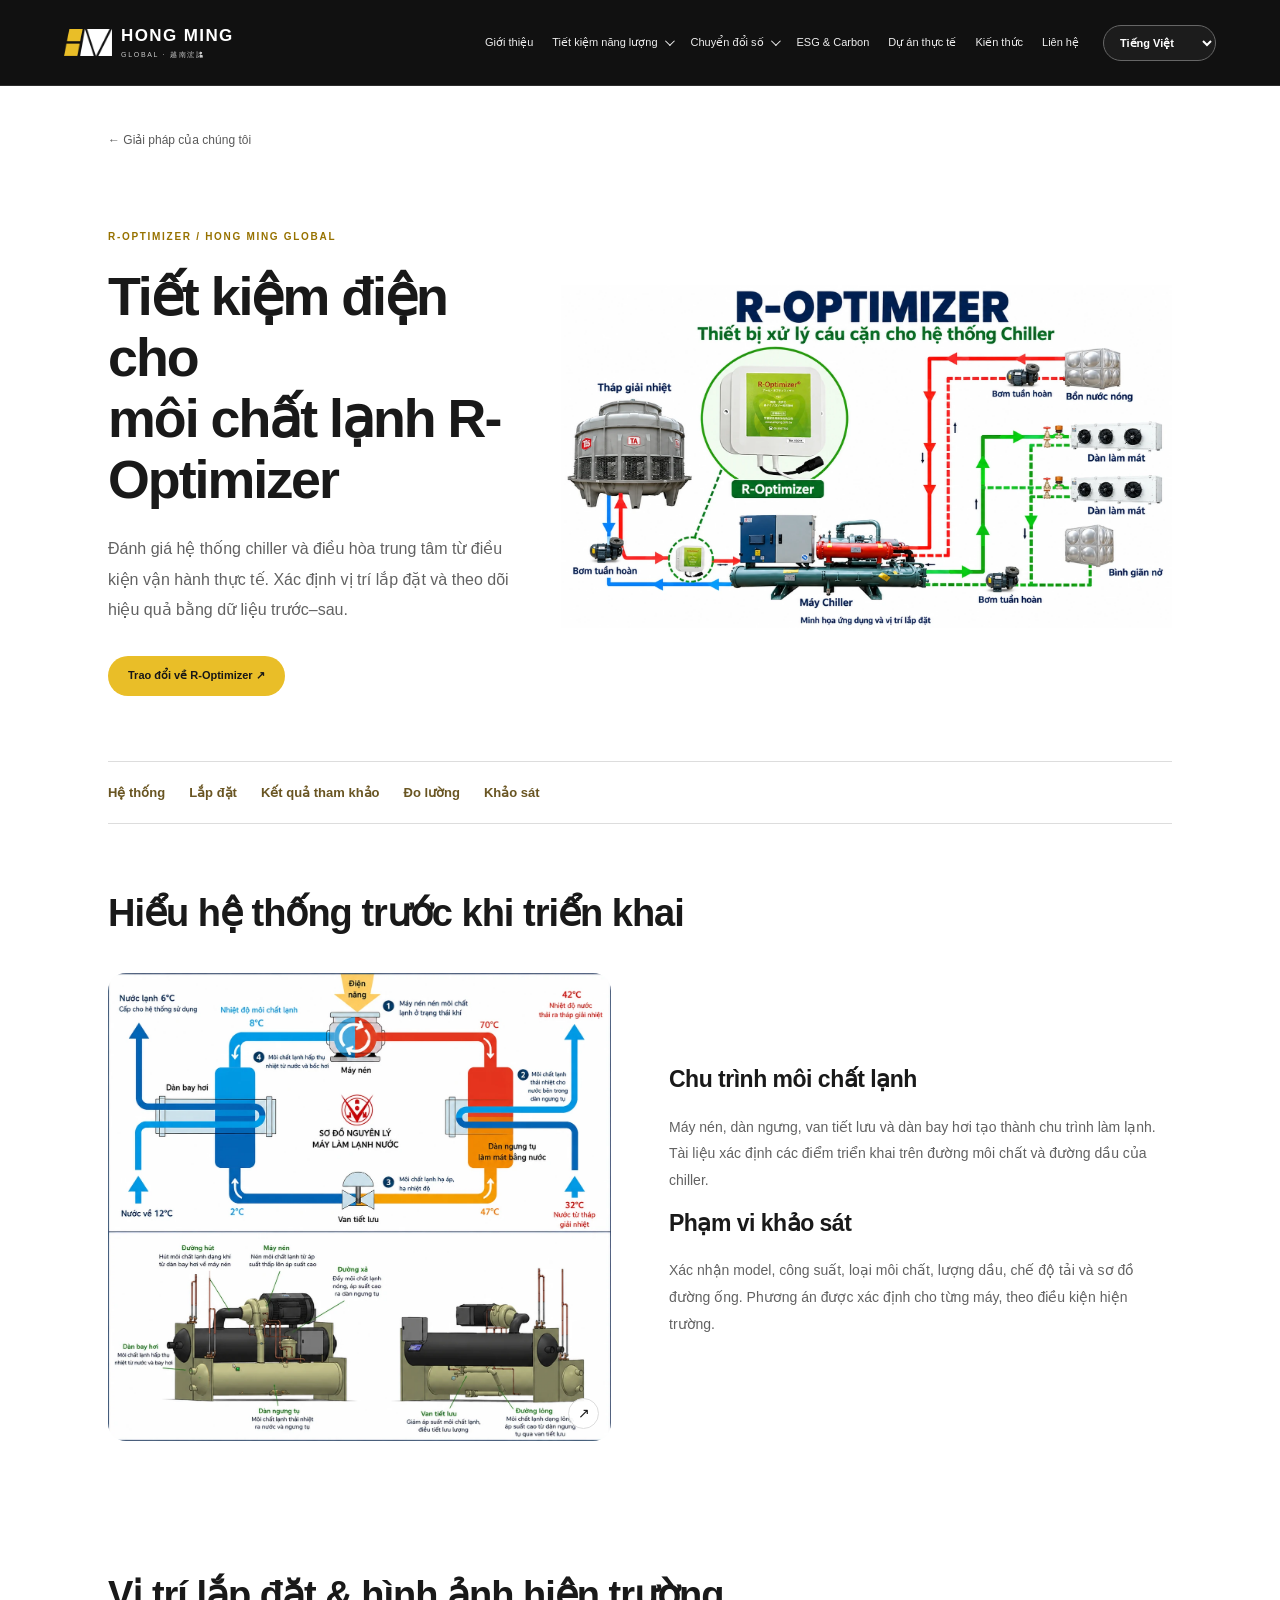
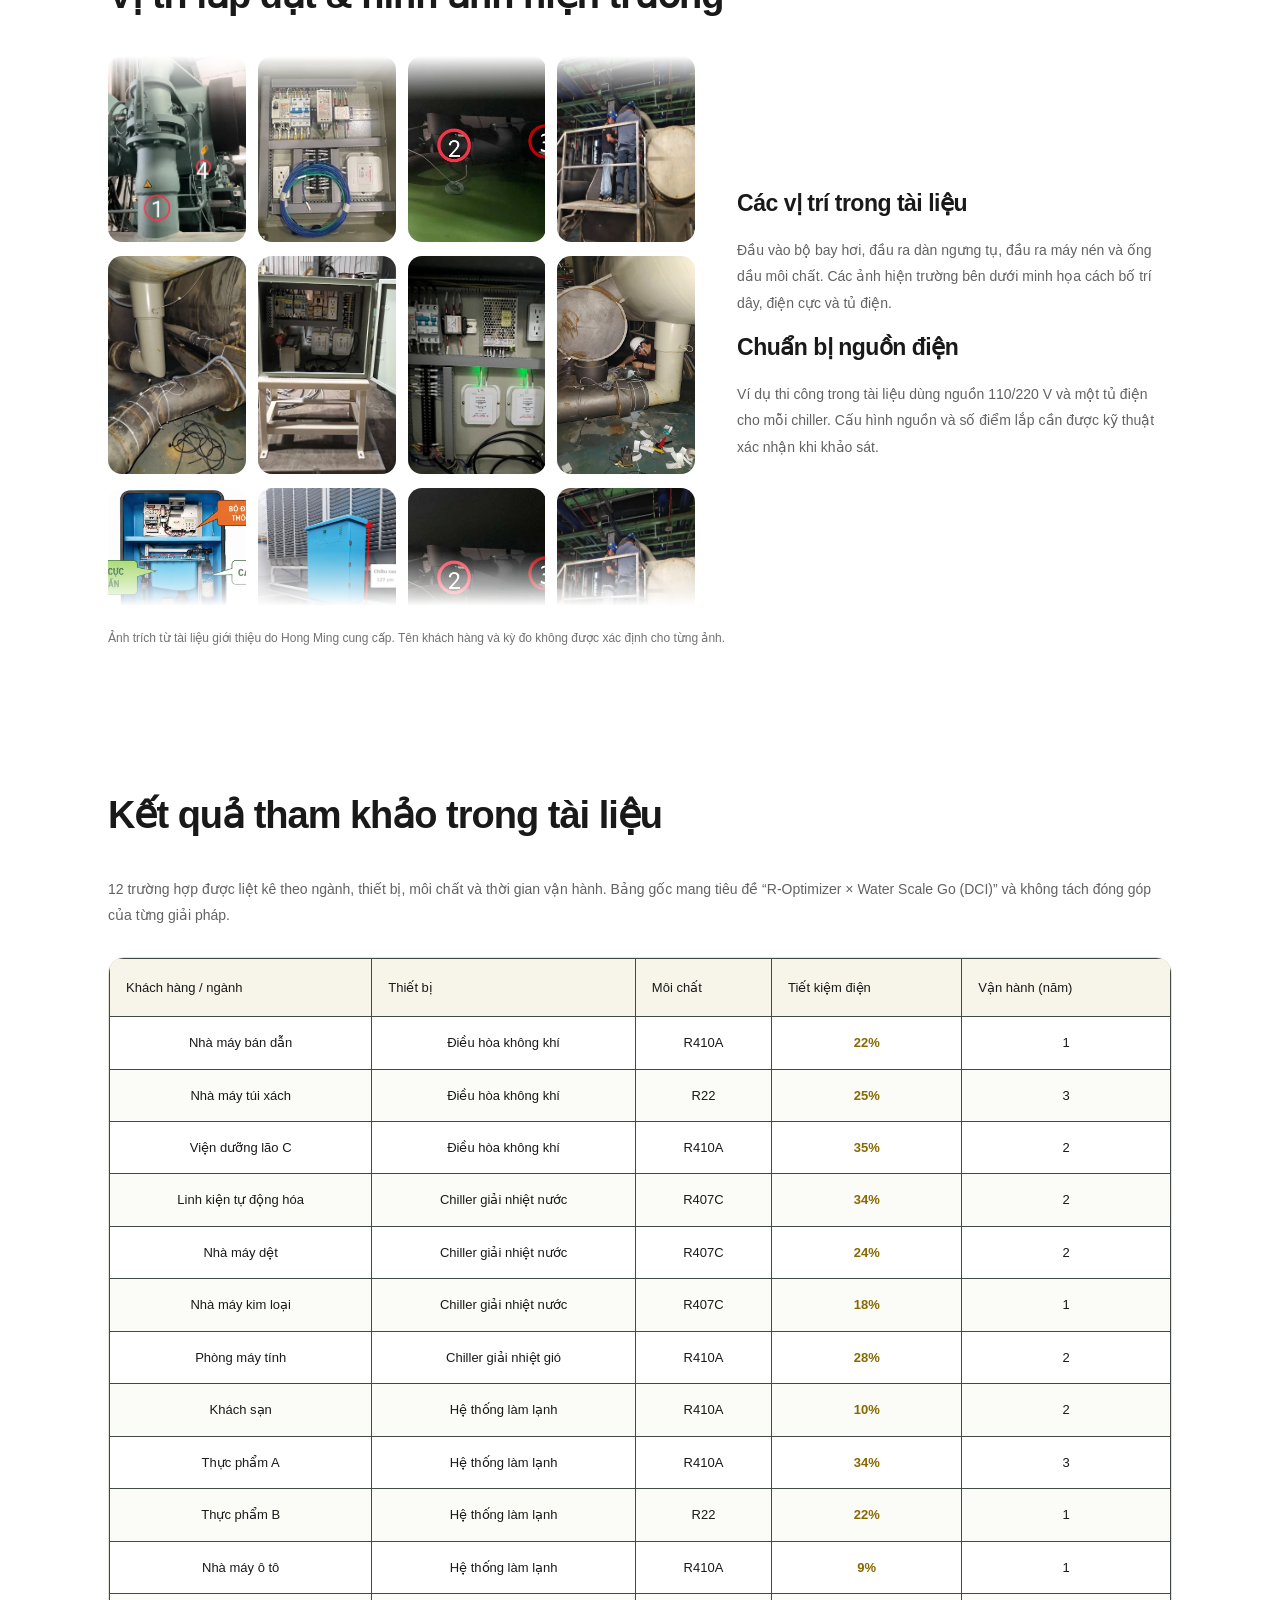
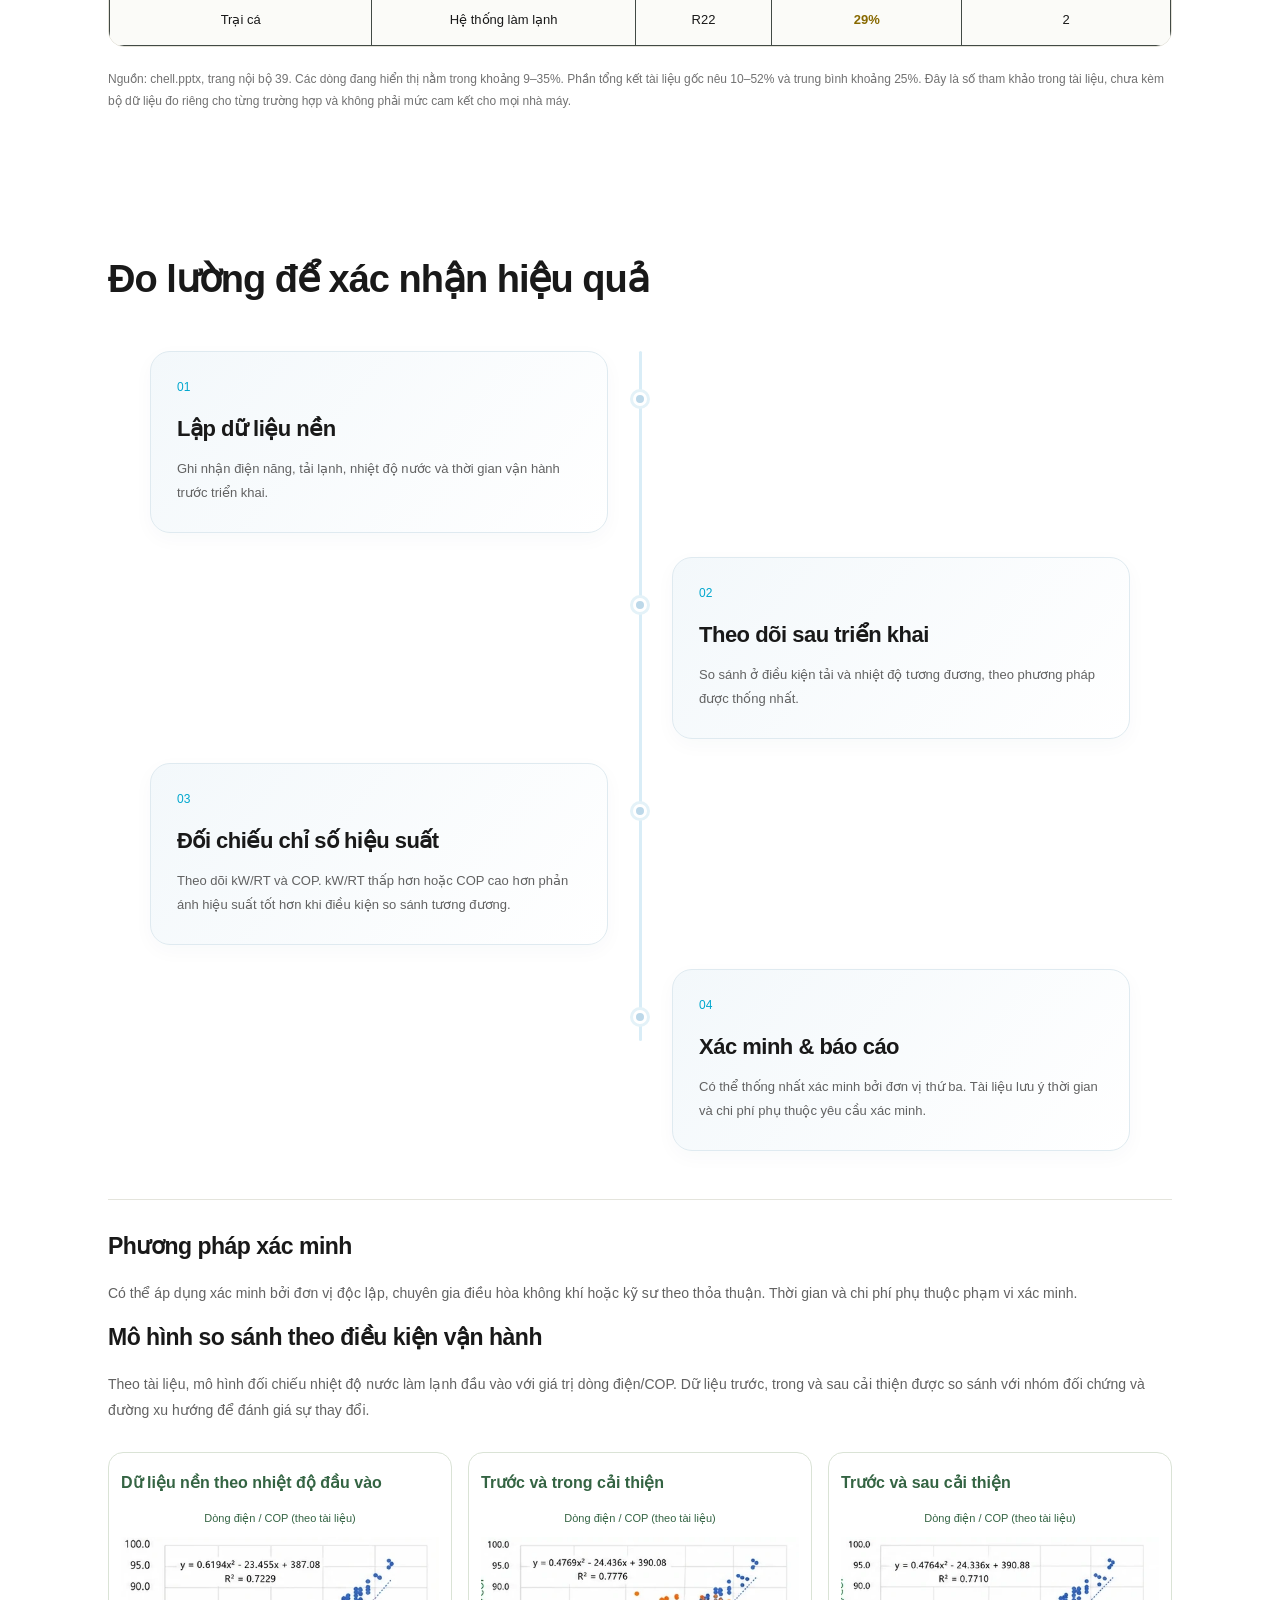
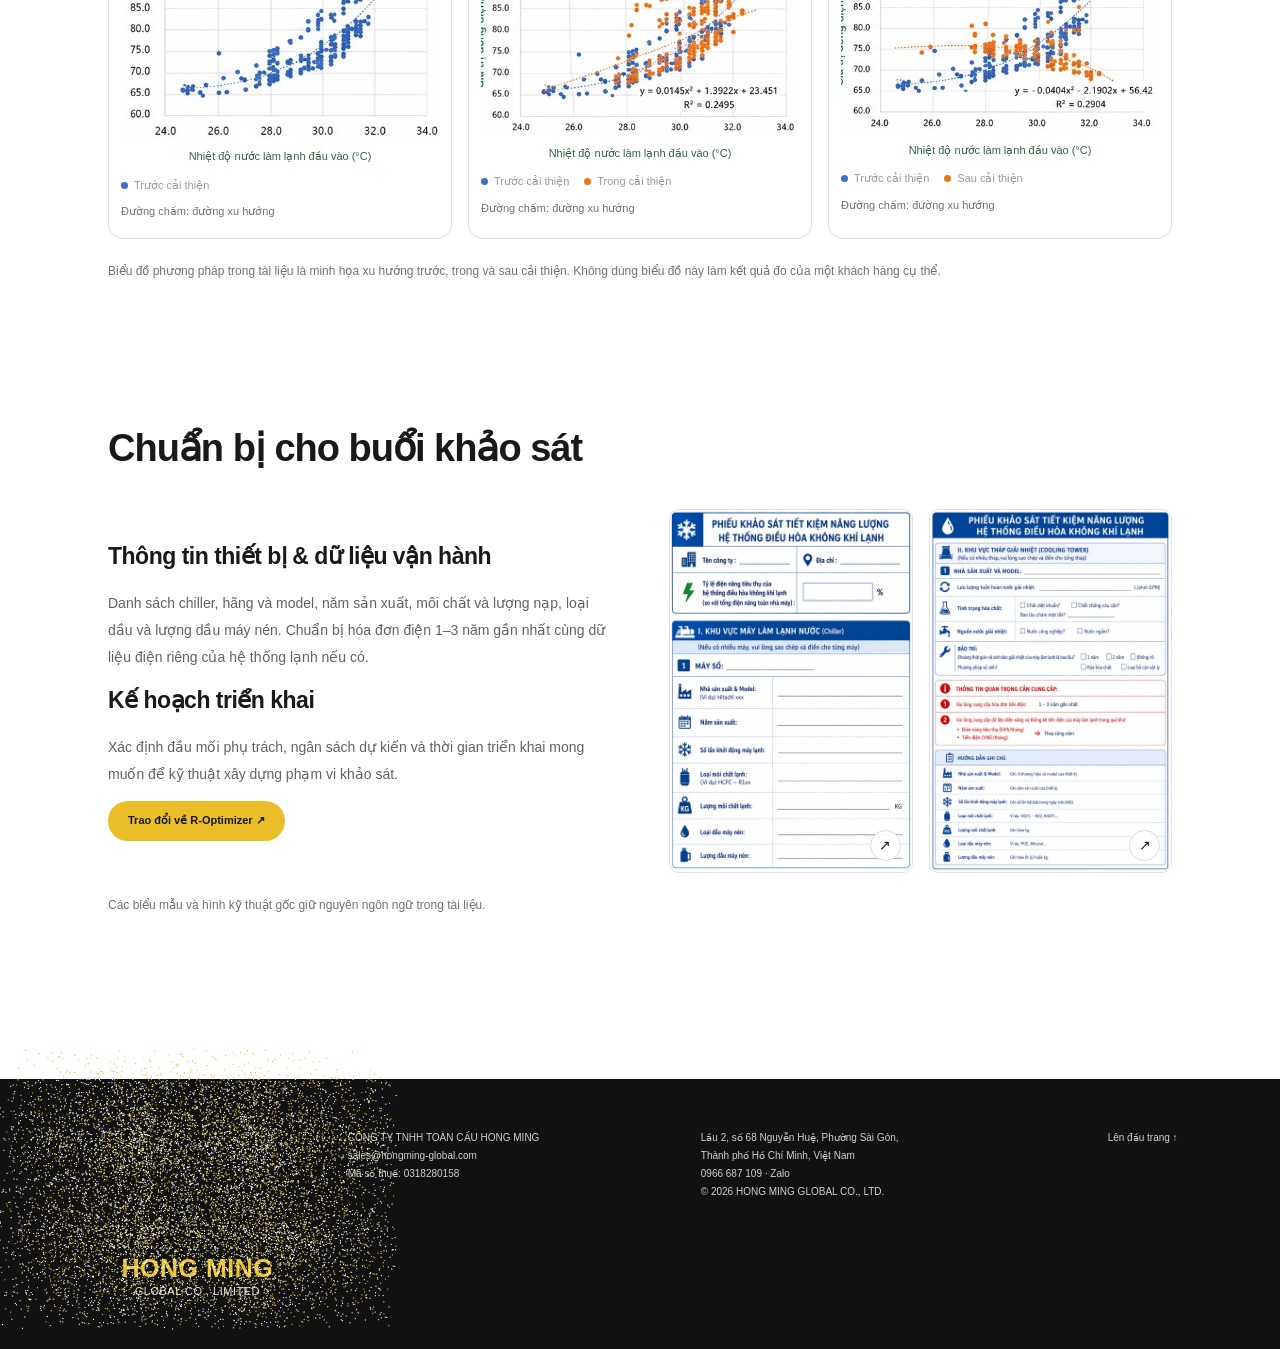
<file: r-optimizer.html>
<!DOCTYPE html><html lang="vi" translate="no" class="notranslate"><head><script src="motion-defaults-v86.js?v=86" defer></script><meta name="google" content="notranslate"><meta charset="utf-8"><meta name="viewport" content="width=device-width,initial-scale=1"><title>R-Optimizer | Hong Ming Global</title><meta name="description" content="Tiết kiệm điện cho môi chất lạnh R-Optimizer — giải pháp cho hệ thống chiller và điều hòa trung tâm."><link rel="canonical" href="https://lamsung632-collab.github.io/hongmingglobal/r-optimizer.html"><meta name="theme-color" content="#111111"><link rel="icon" type="image/svg+xml" href="favicon-round.svg?v=20261020"><link rel="stylesheet" href="shared-v84.css?v=86"><link rel="stylesheet" href="r-optimizer-v84.css?v=86"><link rel="stylesheet" href="responsive-v85.css?v=86"><link rel="stylesheet" href="footer-logo-v92.css"></head><body><header class="home-header"><a aria-label="Hong Ming Global" class="brand" href="index.html#home"><span class="brand-mark" aria-hidden="true"><img src="assets__hm-mark-original.png" width="944" height="533" alt="" decoding="async" draggable="false"></span><span class="brand-wordmark"><b>HONG MING</b><small>GLOBAL · 越南浤詺</small></span></a><button aria-expanded="false" aria-label="Mở menu" class="menu">☰</button><nav aria-label="Điều hướng chính"><a href="about.html" data-t="about">Giới thiệu</a><details class="nav-group"><summary data-t="energy">Tiết kiệm năng lượng</summary><div class="nav-panel"><a href="index.html#services">Green Power Shield</a><a href="index.html#services">R-Optimizer · Water Scale Go</a><a href="ems.html">EMS</a></div></details><details class="nav-group"><summary data-t="digital">Chuyển đổi số</summary><div class="nav-panel"><a href="smb.html">SMB · IoT</a><a href="mes.html">MES</a><a href="rfid.html">RFID · WIP · WMS</a></div></details><a href="index.html#esg">ESG &amp; Carbon</a><a data-t="projects" href="index.html#projects">Dự án thực tế</a><a data-t="knowledge" href="index.html#knowledge">Kiến thức</a><a data-t="contact" href="index.html#contact">Liên hệ</a></nav><label class="language-label"><span class="sr-only">Language / Ngôn ngữ / 語言</span><select aria-label="Language / Ngôn ngữ / 語言" class="language notranslate" translate="no" id="lang"><option value="vi" lang="vi" translate="no">Tiếng Việt</option><option value="zh" lang="zh-Hant" translate="no">繁體中文</option><option value="en" lang="en" translate="no">English</option></select></label><a class="header-survey" href="index.html#contact" data-t="shortsurvey">Đặt lịch khảo sát ↗</a></header><main class="mes-page ropt-page"><div class="mes-wrap"><a class="shield-back" href="index.html#services" data-t="shieldback">← Giải pháp của chúng tôi</a><section class="ropt-hero"><div><p class="mes-kicker">R-OPTIMIZER / HONG MING GLOBAL</p><h1 class="" data-t="rd1">Tiết kiệm điện cho<br>môi chất lạnh R-Optimizer</h1><p class="mes-lead" data-t="rd2">Đánh giá hệ thống chiller và điều hòa trung tâm từ điều kiện vận hành thực tế. Xác định vị trí lắp đặt và theo dõi hiệu quả bằng dữ liệu trước–sau.</p><a class="button" href="#ropt-survey" data-t="roptpagecontact">Trao đổi về R-Optimizer ↗</a></div><a class="ropt-hero-diagram"><img src="assets__ropt__system-hero.webp" alt="R-Optimizer — system application and installation diagram" fetchpriority="high" width="1704" height="959" decoding="async" draggable="false"></a></section><nav class="ropt-jump"><a href="#ropt-system"><span class="" data-t="rd3">Hệ thống</span></a><a href="#ropt-install"><span class="" data-t="rd4">Lắp đặt</span></a><a href="#ropt-evidence"><span class="" data-t="rd5">Kết quả tham khảo</span></a><a href="#ropt-measure"><span class="" data-t="rd6">Đo lường</span></a><a href="#ropt-survey"><span class="" data-t="rd7">Khảo sát</span></a></nav><section id="ropt-system"><h2 class="" data-t="rd8">Hiểu hệ thống trước khi triển khai</h2><div class="mes-split"><a class="mes-image"><img src="assets__ropt__image11.webp" alt="Refrigeration cycle and chiller components" loading="lazy" width="1300" height="1209" decoding="async" draggable="false"><span aria-hidden="true">↗</span></a><div><h3 class="" data-t="rd9">Chu trình môi chất lạnh</h3><p class="" data-t="rd10">Máy nén, dàn ngưng, van tiết lưu và dàn bay hơi tạo thành chu trình làm lạnh. Tài liệu xác định các điểm triển khai trên đường môi chất và đường dầu của chiller.</p><h3 class="" data-t="rd11">Phạm vi khảo sát</h3><p class="" data-t="rd12">Xác nhận model, công suất, loại môi chất, lượng dầu, chế độ tải và sơ đồ đường ống. Phương án được xác định cho từng máy, theo điều kiện hiện trường.</p></div></div></section><section id="ropt-install"><h2 class="" data-t="rd13">Vị trí lắp đặt &amp; hình ảnh hiện trường</h2><div class="mes-split ropt-install-layout"><div class="ropt-moving-gallery"><div class="ropt-gallery-column"><div class="ropt-gallery-track"><div class="ropt-gallery-sequence"><a class="ropt-gallery-photo"><img src="assets__ropt__image12.webp" alt="R-Optimizer — installation 12" width="1080" height="809" decoding="async" loading="lazy" draggable="false"></a><a class="ropt-gallery-photo"><img src="assets__ropt__image15.webp" alt="R-Optimizer — installation 15" width="694" height="1025" decoding="async" loading="lazy" draggable="false"></a><a class="ropt-gallery-photo"><img src="assets__ropt__cooling-unit-1.webp" alt="Cooling-water treatment unit — 1" loading="lazy" decoding="async" width="809" height="621" draggable="false"></a></div><div class="ropt-gallery-sequence" aria-hidden="true"><a class="ropt-gallery-photo" tabindex="-1"><img src="assets__ropt__image12.webp" alt="R-Optimizer — installation 12" width="1080" height="809" decoding="async" loading="lazy" draggable="false"></a><a class="ropt-gallery-photo" tabindex="-1"><img src="assets__ropt__image15.webp" alt="R-Optimizer — installation 15" width="694" height="1025" decoding="async" loading="lazy" draggable="false"></a><a class="ropt-gallery-photo" tabindex="-1"><img src="assets__ropt__cooling-unit-1.webp" alt="Cooling-water treatment unit — 1" loading="lazy" decoding="async" width="809" height="621" draggable="false"></a></div></div></div><div class="ropt-gallery-column"><div class="ropt-gallery-track"><div class="ropt-gallery-sequence"><a class="ropt-gallery-photo"><img src="assets__ropt__image10.webp" alt="R-Optimizer — installation 10" width="215" height="265" decoding="async" loading="lazy" draggable="false"></a><a class="ropt-gallery-photo"><img src="assets__ropt__image16.webp" alt="R-Optimizer — installation 16" width="770" height="1026" decoding="async" loading="lazy" draggable="false"></a><a class="ropt-gallery-photo"><img src="assets__ropt__cooling-unit-2.webp" alt="Cooling-water treatment unit — 2" loading="lazy" decoding="async" width="694" height="809" draggable="false"></a></div><div class="ropt-gallery-sequence" aria-hidden="true"><a class="ropt-gallery-photo" tabindex="-1"><img src="assets__ropt__image10.webp" alt="R-Optimizer — installation 10" width="215" height="265" decoding="async" loading="lazy" draggable="false"></a><a class="ropt-gallery-photo" tabindex="-1"><img src="assets__ropt__image16.webp" alt="R-Optimizer — installation 16" width="770" height="1026" decoding="async" loading="lazy" draggable="false"></a><a class="ropt-gallery-photo" tabindex="-1"><img src="assets__ropt__cooling-unit-2.webp" alt="Cooling-water treatment unit — 2" loading="lazy" decoding="async" width="694" height="809" draggable="false"></a></div></div></div><div class="ropt-gallery-column"><div class="ropt-gallery-track"><div class="ropt-gallery-sequence"><a class="ropt-gallery-photo"><img src="assets__ropt__image13.webp" alt="R-Optimizer — installation 13" width="971" height="727" decoding="async" loading="lazy" draggable="false"></a><a class="ropt-gallery-photo"><img src="assets__ropt__image17.webp" alt="R-Optimizer — installation 17" width="801" height="1026" decoding="async" loading="lazy" draggable="false"></a></div><div class="ropt-gallery-sequence" aria-hidden="true"><a class="ropt-gallery-photo" tabindex="-1"><img src="assets__ropt__image13.webp" alt="R-Optimizer — installation 13" width="971" height="727" decoding="async" loading="lazy" draggable="false"></a><a class="ropt-gallery-photo" tabindex="-1"><img src="assets__ropt__image17.webp" alt="R-Optimizer — installation 17" width="801" height="1026" decoding="async" loading="lazy" draggable="false"></a></div></div></div><div class="ropt-gallery-column"><div class="ropt-gallery-track"><div class="ropt-gallery-sequence"><a class="ropt-gallery-photo"><img src="assets__ropt__image14.webp" alt="R-Optimizer — installation 14" width="614" height="1032" decoding="async" loading="lazy" draggable="false"></a><a class="ropt-gallery-photo"><img src="assets__ropt__image18.webp" alt="R-Optimizer — installation 18" width="1800" height="707" decoding="async" loading="lazy" draggable="false"></a></div><div class="ropt-gallery-sequence" aria-hidden="true"><a class="ropt-gallery-photo" tabindex="-1"><img src="assets__ropt__image14.webp" alt="R-Optimizer — installation 14" width="614" height="1032" decoding="async" loading="lazy" draggable="false"></a><a class="ropt-gallery-photo" tabindex="-1"><img src="assets__ropt__image18.webp" alt="R-Optimizer — installation 18" width="1800" height="707" decoding="async" loading="lazy" draggable="false"></a></div></div></div></div><div><h3 class="" data-t="rd14">Các vị trí trong tài liệu</h3><p class="" data-t="rd15">Đầu vào bộ bay hơi, đầu ra dàn ngưng tụ, đầu ra máy nén và ống dầu môi chất. Các ảnh hiện trường bên dưới minh họa cách bố trí dây, điện cực và tủ điện.</p><h3 class="" data-t="rd16">Chuẩn bị nguồn điện</h3><p class="" data-t="rd17">Ví dụ thi công trong tài liệu dùng nguồn 110/220 V và một tủ điện cho mỗi chiller. Cấu hình nguồn và số điểm lắp cần được kỹ thuật xác nhận khi khảo sát.</p></div></div><p class="ropt-note" data-t="rd18">Ảnh trích từ tài liệu giới thiệu do Hong Ming cung cấp. Tên khách hàng và kỳ đo không được xác định cho từng ảnh.</p></section><section id="ropt-evidence"><h2 class="" data-t="rd19">Kết quả tham khảo trong tài liệu</h2><p class="" data-t="rd20">12 trường hợp được liệt kê theo ngành, thiết bị, môi chất và thời gian vận hành. Bảng gốc mang tiêu đề “R-Optimizer × Water Scale Go (DCI)” và không tách đóng góp của từng giải pháp.</p><div class="ropt-table-scroll"><table><thead><tr><th class="" data-t="rd21">Khách hàng / ngành</th><th class="" data-t="rd22">Thiết bị</th><th class="" data-t="rd23">Môi chất</th><th class="" data-t="rd24">Tiết kiệm điện</th><th class="" data-t="rd25">Vận hành (năm)</th></tr></thead><tbody><tr><td class="" data-t="rd28">Nhà máy bán dẫn</td><td class="" data-t="rd29">Điều hòa không khí</td><td>R410A</td><td><b>22%</b></td><td>1</td></tr><tr><td class="" data-t="rd30">Nhà máy túi xách</td><td class="" data-t="rd31">Điều hòa không khí</td><td>R22</td><td><b>25%</b></td><td>3</td></tr><tr><td class="" data-t="rd32">Viện dưỡng lão C</td><td class="" data-t="rd33">Điều hòa không khí</td><td>R410A</td><td><b>35%</b></td><td>2</td></tr><tr><td class="" data-t="rd34">Linh kiện tự động hóa</td><td class="" data-t="rd35">Chiller giải nhiệt nước</td><td>R407C</td><td><b>34%</b></td><td>2</td></tr><tr><td class="" data-t="rd36">Nhà máy dệt</td><td class="" data-t="rd37">Chiller giải nhiệt nước</td><td>R407C</td><td><b>24%</b></td><td>2</td></tr><tr><td class="" data-t="rd38">Nhà máy kim loại</td><td class="" data-t="rd39">Chiller giải nhiệt nước</td><td>R407C</td><td><b>18%</b></td><td>1</td></tr><tr><td class="" data-t="rd40">Phòng máy tính</td><td class="" data-t="rd41">Chiller giải nhiệt gió</td><td>R410A</td><td><b>28%</b></td><td>2</td></tr><tr><td class="" data-t="rd42">Khách sạn</td><td class="" data-t="rd43">Hệ thống làm lạnh</td><td>R410A</td><td><b>10%</b></td><td>2</td></tr><tr><td class="" data-t="rd44">Thực phẩm A</td><td class="" data-t="rd45">Hệ thống làm lạnh</td><td>R410A</td><td><b>34%</b></td><td>3</td></tr><tr><td class="" data-t="rd46">Thực phẩm B</td><td class="" data-t="rd47">Hệ thống làm lạnh</td><td>R22</td><td><b>22%</b></td><td>1</td></tr><tr><td class="" data-t="rd48">Nhà máy ô tô</td><td class="" data-t="rd49">Hệ thống làm lạnh</td><td>R410A</td><td><b>9%</b></td><td>1</td></tr><tr><td class="" data-t="rd50">Trại cá</td><td class="" data-t="rd51">Hệ thống làm lạnh</td><td>R22</td><td><b>29%</b></td><td>2</td></tr></tbody></table></div><p class="ropt-note" data-t="rd54">Nguồn: chell.pptx, trang nội bộ 39. Các dòng đang hiển thị nằm trong khoảng 9–35%. Phần tổng kết tài liệu gốc nêu 10–52% và trung bình khoảng 25%. Đây là số tham khảo trong tài liệu, chưa kèm bộ dữ liệu đo riêng cho từng trường hợp và không phải mức cam kết cho mọi nhà máy.</p></section><section id="ropt-measure"><h2 class="" data-t="rd55">Đo lường để xác nhận hiệu quả</h2><div class="mes-steps"><article><span>01</span><h3 class="" data-t="rd56">Lập dữ liệu nền</h3><p class="" data-t="rd57">Ghi nhận điện năng, tải lạnh, nhiệt độ nước và thời gian vận hành trước triển khai.</p></article><article><span>02</span><h3 class="" data-t="rd58">Theo dõi sau triển khai</h3><p class="" data-t="rd59">So sánh ở điều kiện tải và nhiệt độ tương đương, theo phương pháp được thống nhất.</p></article><article><span>03</span><h3 class="" data-t="rd60">Đối chiếu chỉ số hiệu suất</h3><p class="" data-t="rd61">Theo dõi kW/RT và COP. kW/RT thấp hơn hoặc COP cao hơn phản ánh hiệu suất tốt hơn khi điều kiện so sánh tương đương.</p></article><article><span>04</span><h3 class="" data-t="rd62">Xác minh &amp; báo cáo</h3><p class="" data-t="rd63">Có thể thống nhất xác minh bởi đơn vị thứ ba. Tài liệu lưu ý thời gian và chi phí phụ thuộc yêu cầu xác minh.</p></article></div><div class="ropt-verification"><h3 data-t="rv1" class="">Phương pháp xác minh</h3><p data-t="rv2" class="">Có thể áp dụng xác minh bởi đơn vị độc lập, chuyên gia điều hòa không khí hoặc kỹ sư theo thỏa thuận. Thời gian và chi phí phụ thuộc phạm vi xác minh.</p><h3 data-t="rv3" class="">Mô hình so sánh theo điều kiện vận hành</h3><p data-t="rv4" class="">Theo tài liệu, mô hình đối chiếu nhiệt độ nước làm lạnh đầu vào với giá trị dòng điện/COP. Dữ liệu trước, trong và sau cải thiện được so sánh với nhóm đối chứng và đường xu hướng để đánh giá sự thay đổi.</p><div class="ropt-verification-charts"><figure class="ropt-language-chart"><h4 data-t="rv5" class="">Dữ liệu nền theo nhiệt độ đầu vào</h4><p data-t="rv6" class="ropt-chart-axis">Dòng điện / COP (theo tài liệu)</p><a><img src="assets__ropt__verification-plot-1.webp" alt="" loading="lazy" width="492" height="312" decoding="async" draggable="false"></a><p data-t="rv7" class="ropt-chart-axis">Nhiệt độ nước làm lạnh đầu vào (°C)</p><figcaption class="ropt-chart-legend"><span class="ropt-series-blue"><span data-t="rv8" class="">Trước cải thiện</span></span><span data-t="rv9" class="ropt-chart-trend">Đường chấm: đường xu hướng</span></figcaption></figure><figure class="ropt-language-chart"><h4 data-t="rv10" class="">Trước và trong cải thiện</h4><p data-t="rv11" class="ropt-chart-axis">Dòng điện / COP (theo tài liệu)</p><a><img src="assets__ropt__verification-plot-2.webp" alt="" loading="lazy" width="501" height="312" decoding="async" draggable="false"></a><p data-t="rv12" class="ropt-chart-axis">Nhiệt độ nước làm lạnh đầu vào (°C)</p><figcaption class="ropt-chart-legend"><span class="ropt-series-blue"><span data-t="rv13" class="">Trước cải thiện</span></span><span class="ropt-series-orange"><span data-t="rv14" class="">Trong cải thiện</span></span><span data-t="rv15" class="ropt-chart-trend">Đường chấm: đường xu hướng</span></figcaption></figure><figure class="ropt-language-chart"><h4 data-t="rv16" class="">Trước và sau cải thiện</h4><p data-t="rv17" class="ropt-chart-axis">Dòng điện / COP (theo tài liệu)</p><a><img src="assets__ropt__verification-plot-3.webp" alt="" loading="lazy" width="508" height="312" decoding="async" draggable="false"></a><p data-t="rv18" class="ropt-chart-axis">Nhiệt độ nước làm lạnh đầu vào (°C)</p><figcaption class="ropt-chart-legend"><span class="ropt-series-blue"><span data-t="rv19" class="">Trước cải thiện</span></span><span class="ropt-series-orange"><span data-t="rv20" class="">Sau cải thiện</span></span><span data-t="rv21" class="ropt-chart-trend">Đường chấm: đường xu hướng</span></figcaption></figure></div><p class="ropt-note" data-t="rd64">Biểu đồ phương pháp trong tài liệu là minh họa xu hướng trước, trong và sau cải thiện. Không dùng biểu đồ này làm kết quả đo của một khách hàng cụ thể.</p></div></section><section id="ropt-survey"><h2 class="" data-t="rd65">Chuẩn bị cho buổi khảo sát</h2><div class="mes-split"><div><h3 class="" data-t="rd66">Thông tin thiết bị &amp; dữ liệu vận hành</h3><p class="" data-t="rd67">Danh sách chiller, hãng và model, năm sản xuất, môi chất và lượng nạp, loại dầu và lượng dầu máy nén. Chuẩn bị hóa đơn điện 1–3 năm gần nhất cùng dữ liệu điện riêng của hệ thống lạnh nếu có.</p><h3 class="" data-t="rd68">Kế hoạch triển khai</h3><p class="" data-t="rd69">Xác định đầu mối phụ trách, ngân sách dự kiến và thời gian triển khai mong muốn để kỹ thuật xây dựng phạm vi khảo sát.</p><a class="button" href="index.html#contact" data-t="roptpagecontact">Trao đổi về R-Optimizer ↗</a></div><div class="ropt-survey-sheets"><a class="mes-image"><img src="assets__ropt__image19.webp" alt="Chiller survey sheet" loading="lazy" width="1024" height="1536" decoding="async" draggable="false"><span aria-hidden="true">↗</span></a><a class="mes-image"><img src="assets__ropt__image20.webp" alt="Cooling tower survey sheet" loading="lazy" width="1024" height="1536" decoding="async" draggable="false"><span aria-hidden="true">↗</span></a></div></div><p class="ropt-note" data-t="rd70">Các biểu mẫu và hình kỹ thuật gốc giữ nguyên ngôn ngữ trong tài liệu.</p></section></div></main><footer class="fine-footer"><div class="footer-logo-motion" role="img" aria-label="Hong Ming Global"><div class="footer-mark-stage"><img src="assets__hm-mark-original.png" alt="" width="944" height="533" decoding="async" draggable="false"><canvas aria-hidden="true"></canvas></div><span>HONG MING<small>GLOBAL CO., LIMITED</small></span></div><div>CÔNG TY TNHH TOÀN CẦU HONG MING<br><a href="mailto:sales@hongming-global.com">sales@hongming-global.com</a><br><span data-t="tax">Mã số thuế</span>: 0318280158</div><div>Lầu 2, số 68 Nguyễn Huệ, Phường Sài Gòn,<br>Thành phố Hồ Chí Minh, Việt Nam<br><a href="tel:+84966687109">0966 687 109</a> · <a href="https://zalo.me/0966687109">Zalo</a><br>© 2026 HONG MING GLOBAL CO., LTD.</div><a data-t="top" href="index.html#home">Lên đầu trang ↑</a></footer><script src="content-v2.js?v=86" defer></script><script src="content-en.js?v=86" defer></script><script src="ropt-page.js?v=86" defer></script><script src="site-navigation.js?v=86" defer></script><script src="image-interactions.js?v=86" defer></script><script src="responsive-ui-v85.js?v=86" defer></script><script src="footer-logo-v91.js" defer></script></body></html>
</file>
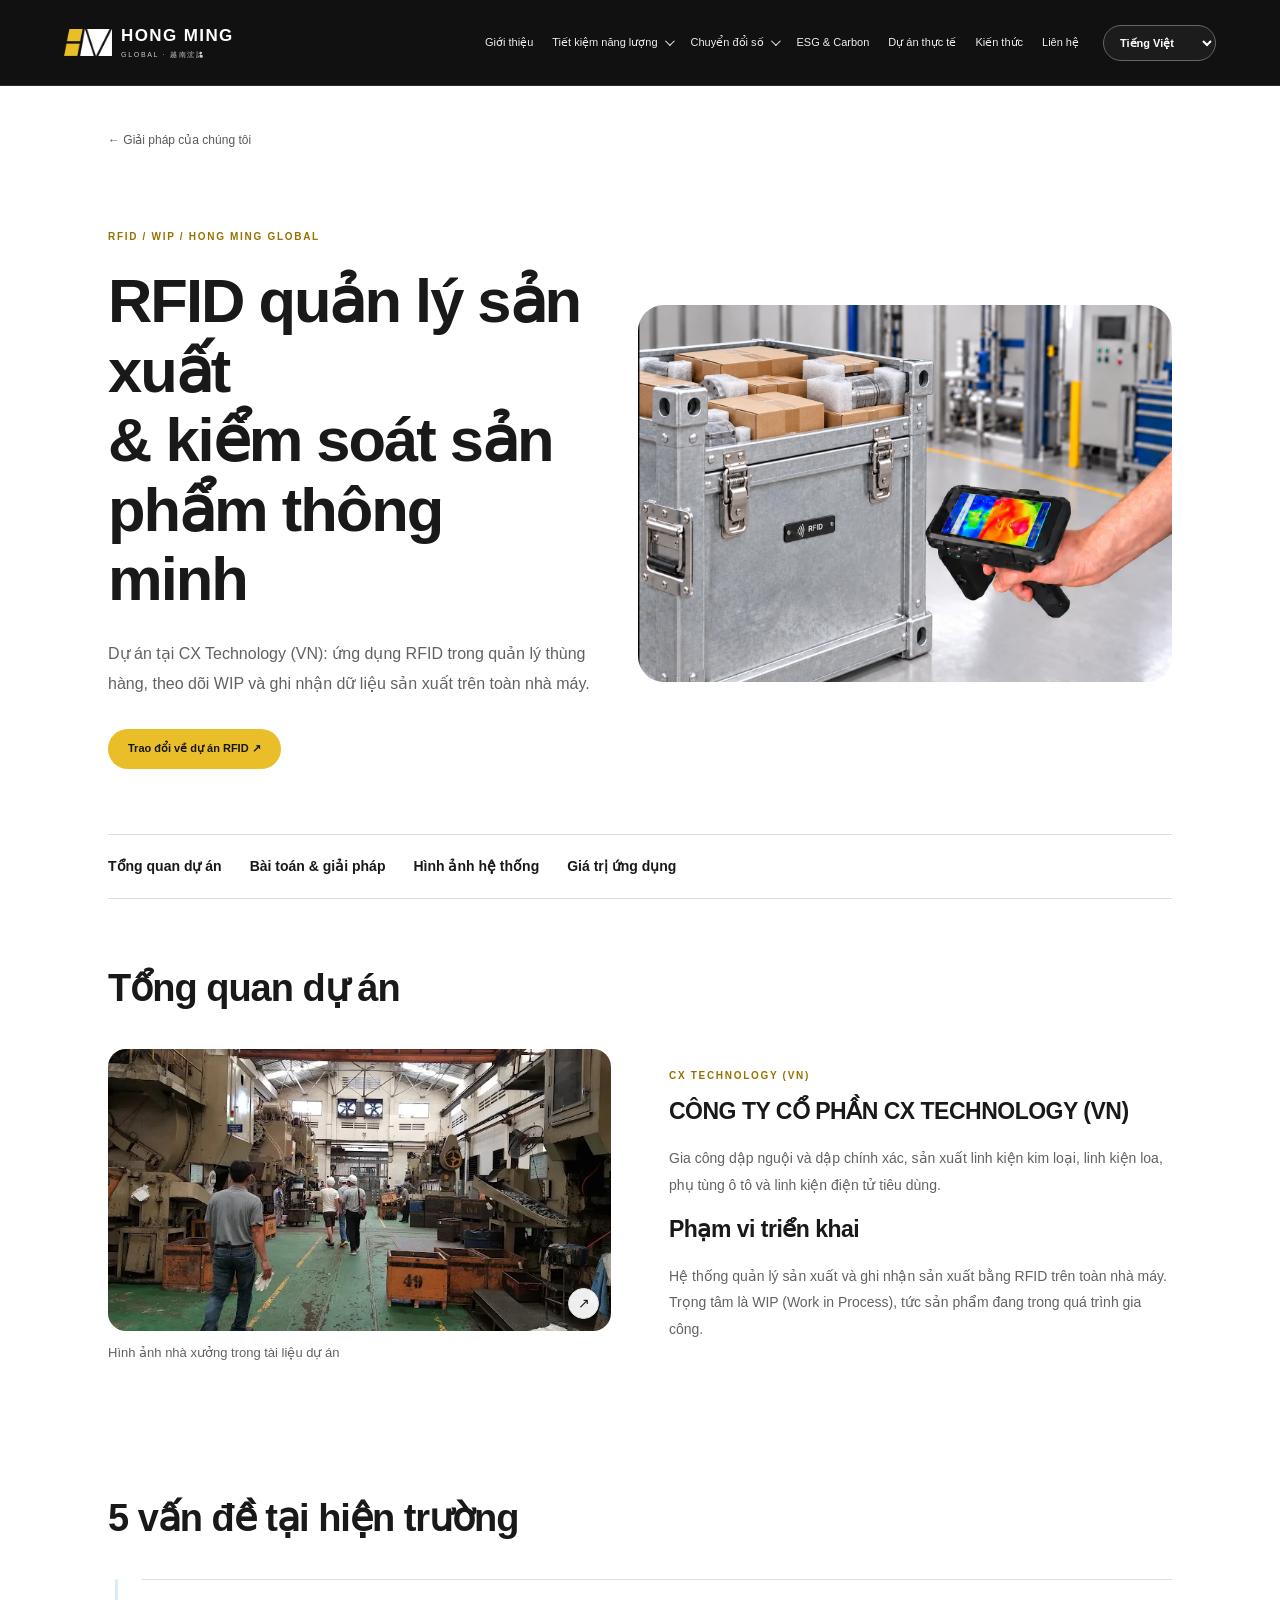
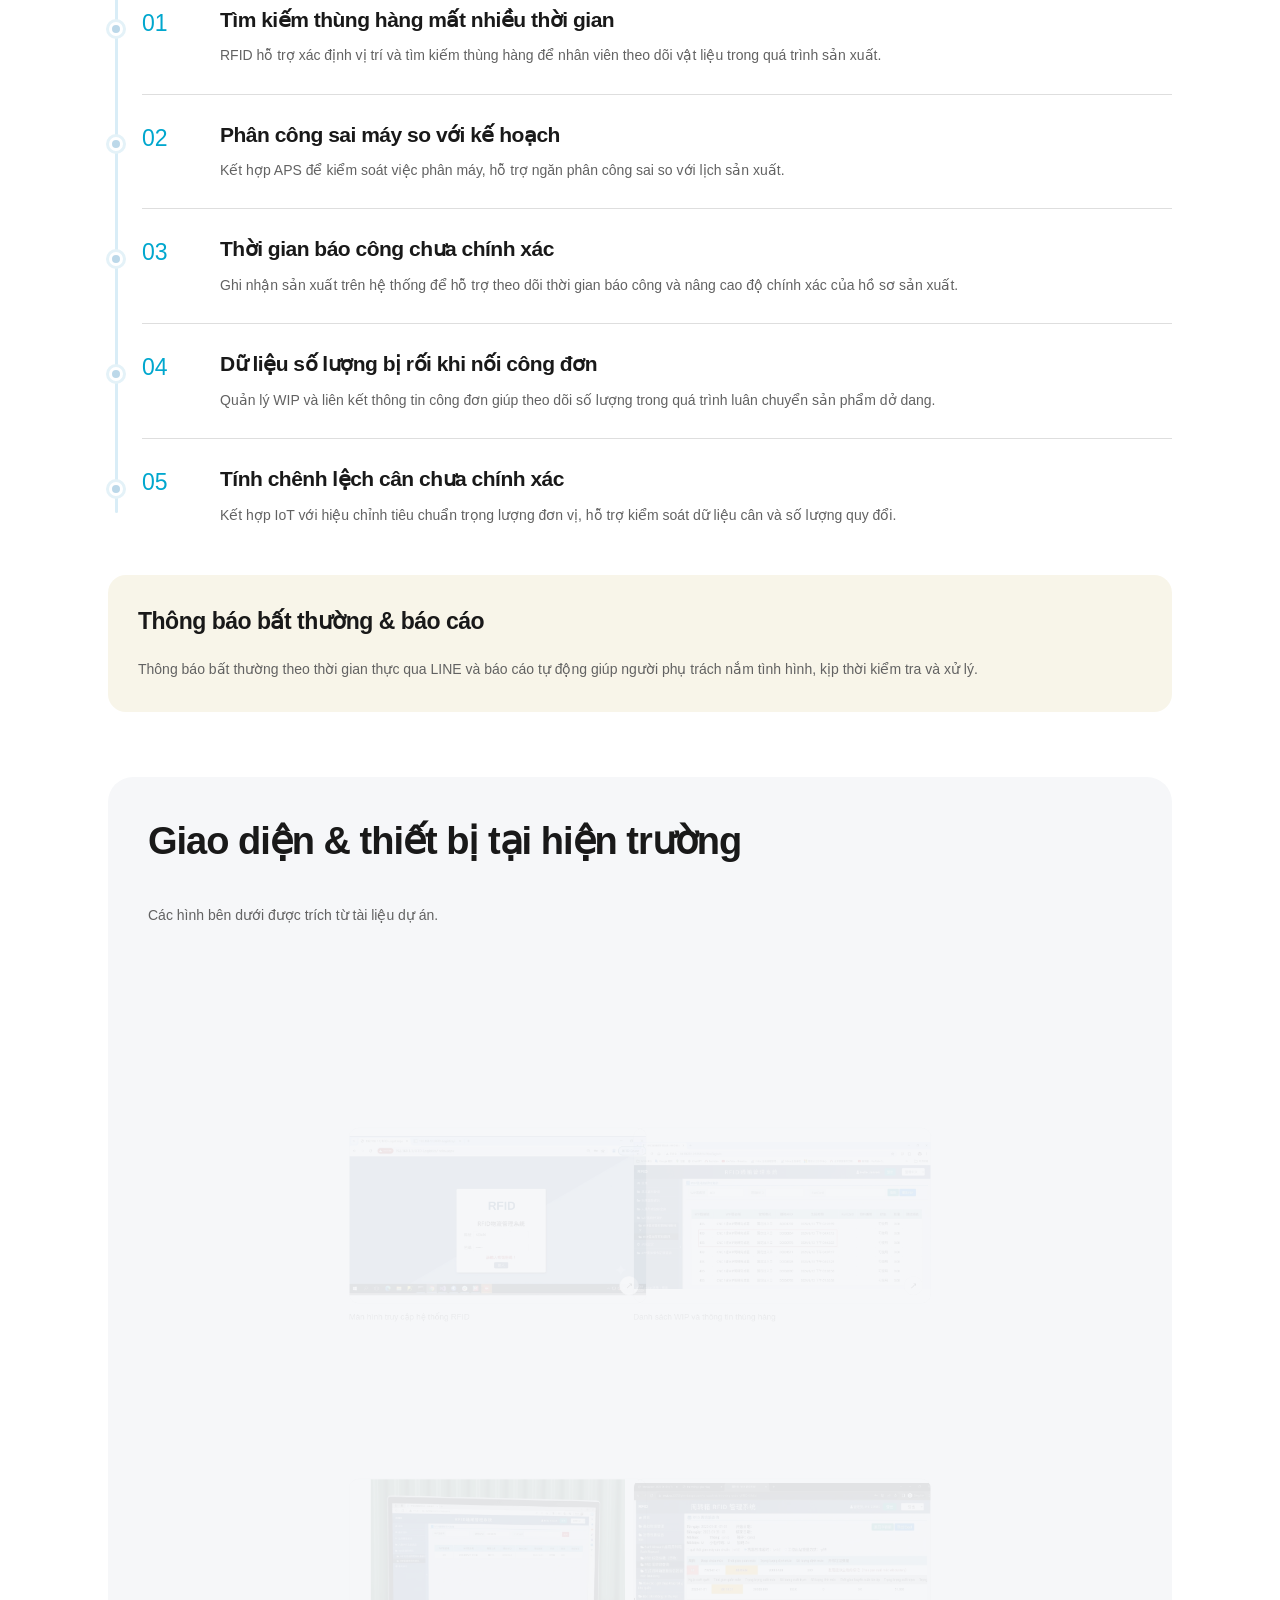
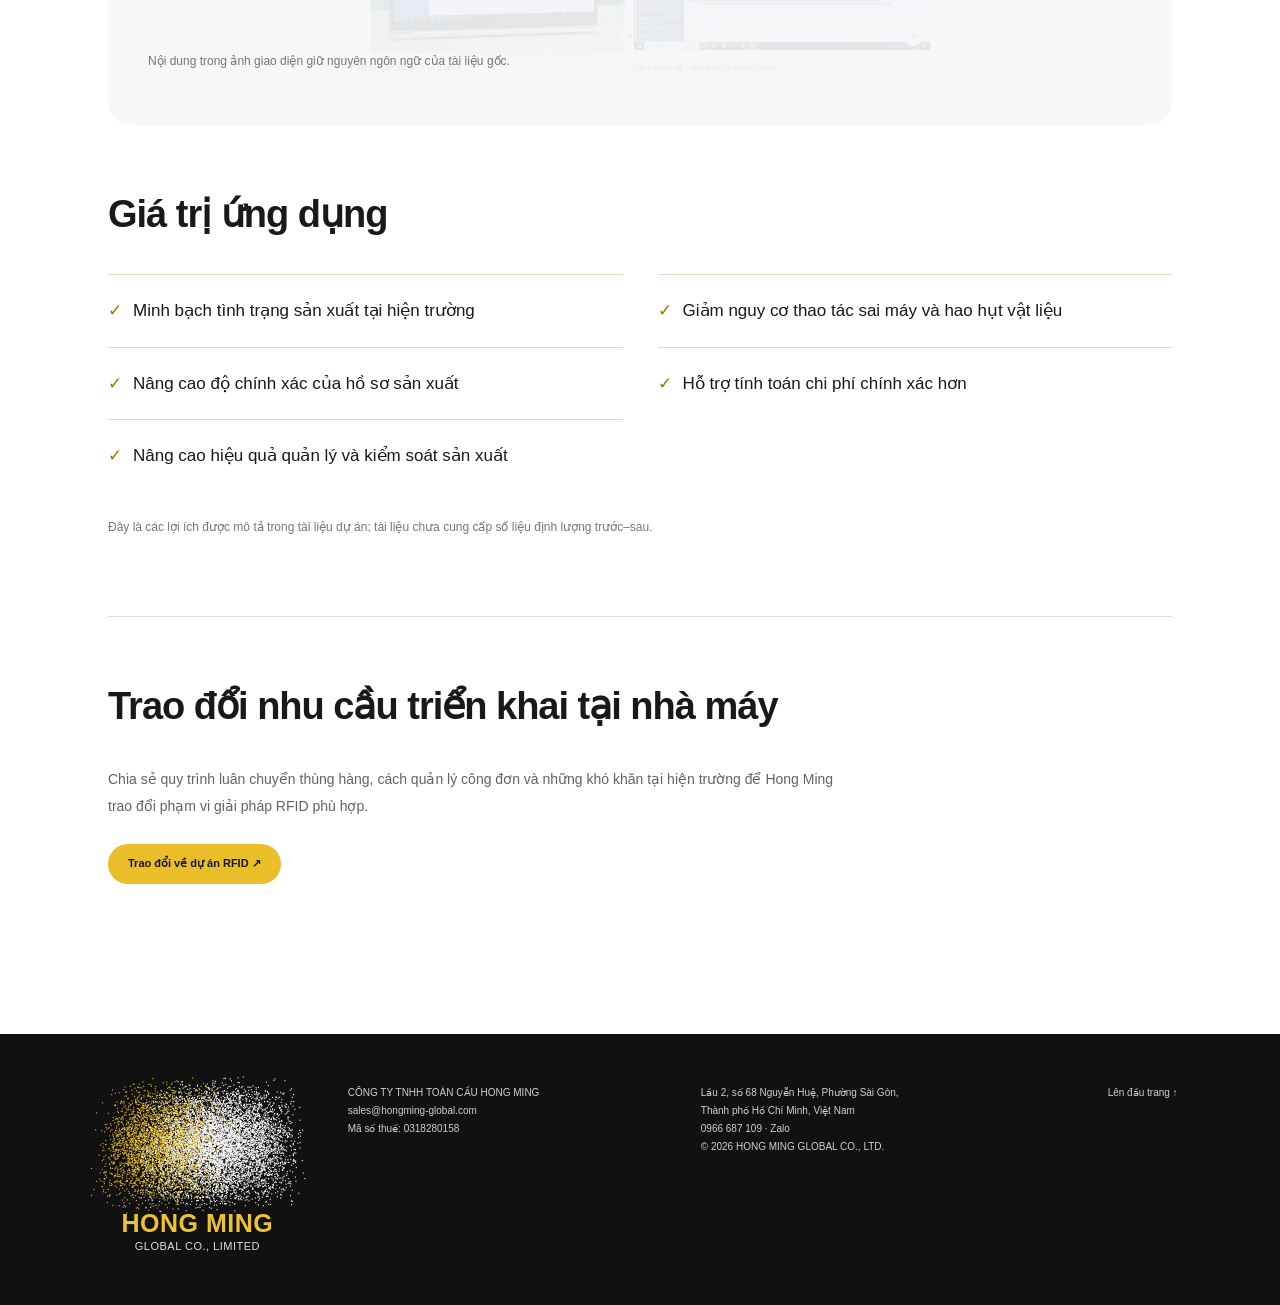
<file: rfid.html>
<!DOCTYPE html><html lang="vi" translate="no" class="notranslate"><head><script src="motion-defaults-v86.js?v=86" defer></script><meta name="google" content="notranslate"><meta charset="utf-8"><meta name="viewport" content="width=device-width,initial-scale=1"><title>RFID · WIP | Hong Ming Global</title><meta name="description" content="Dự án RFID tại CX Technology (VN): quản lý WIP, thùng hàng và ghi nhận sản xuất."><link rel="canonical" href="https://lamsung632-collab.github.io/hongmingglobal/rfid.html"><meta name="theme-color" content="#111111"><link rel="icon" type="image/svg+xml" href="favicon-round.svg?v=20261020"><link rel="stylesheet" href="shared-v84.css?v=86"><link rel="stylesheet" href="rfid-v84.css?v=86"><link rel="stylesheet" href="responsive-v85.css?v=86"><link rel="stylesheet" href="footer-logo-v92.css"></head><body><header class="home-header"><a aria-label="Hong Ming Global" class="brand" href="index.html#home"><span class="brand-mark" aria-hidden="true"><img src="assets__hm-mark-original.png" width="944" height="533" alt="" decoding="async" draggable="false"></span><span class="brand-wordmark"><b>HONG MING</b><small>GLOBAL · 越南浤詺</small></span></a><button aria-expanded="false" aria-label="Mở menu" class="menu">☰</button><nav aria-label="Điều hướng chính"><a href="about.html" data-t="about">Giới thiệu</a><details class="nav-group"><summary data-t="energy">Tiết kiệm năng lượng</summary><div class="nav-panel"><a href="index.html#services">Green Power Shield</a><a href="index.html#services">R-Optimizer · Water Scale Go</a><a href="ems.html">EMS</a></div></details><details class="nav-group"><summary data-t="digital">Chuyển đổi số</summary><div class="nav-panel"><a href="smb.html">SMB · IoT</a><a href="mes.html">MES</a><a href="rfid.html">RFID · WIP · WMS</a></div></details><a href="index.html#esg">ESG &amp; Carbon</a><a data-t="projects" href="index.html#projects">Dự án thực tế</a><a data-t="knowledge" href="index.html#knowledge">Kiến thức</a><a data-t="contact" href="index.html#contact">Liên hệ</a></nav><label class="language-label"><span class="sr-only">Language / Ngôn ngữ / 語言</span><select aria-label="Language / Ngôn ngữ / 語言" class="language notranslate" translate="no" id="lang"><option value="vi" lang="vi" translate="no">Tiếng Việt</option><option value="zh" lang="zh-Hant" translate="no">繁體中文</option><option value="en" lang="en" translate="no">English</option></select></label><a class="header-survey" href="index.html#contact" data-t="shortsurvey">Đặt lịch khảo sát ↗</a></header><main class="mes-page rfid-page"><div class="mes-wrap"><a class="shield-back" href="index.html#services" data-t="shieldback">← Giải pháp của chúng tôi</a><section class="rfid-hero"><div><p class="mes-kicker">RFID / WIP / HONG MING GLOBAL</p><h1 data-t="rftitle">RFID quản lý sản xuất<br>&amp; kiểm soát sản phẩm thông minh</h1><p data-t="rfintro" class="mes-lead">Dự án tại CX Technology (VN): ứng dụng RFID trong quản lý thùng hàng, theo dõi WIP và ghi nhận dữ liệu sản xuất trên toàn nhà máy.</p><a class="button" href="#rfid-contact" data-t="rfcontact">Trao đổi về dự án RFID ↗</a></div><div class="rfid-hero-art"><img src="assets__rfid__image10.webp" alt="RFID container illustration" fetchpriority="high" width="1492" height="1054" decoding="async" draggable="false"></div></section><nav class="rfid-jump"><a href="#rfid-overview" data-t="rfoverview">Tổng quan dự án</a><a href="#rfid-problems" data-t="rfproblems">Bài toán &amp; giải pháp</a><a href="#rfid-gallery" data-t="rfgallery">Hình ảnh hệ thống</a><a href="#rfid-benefits" data-t="rfbenefits">Giá trị ứng dụng</a></nav><section id="rfid-overview"><h2 data-t="rfoverview">Tổng quan dự án</h2><div class="mes-split"><figure><a class="mes-image"><img src="assets__rfid__image2.webp" alt="RFID — Factory photograph from the project material" loading="lazy" width="680" height="382" decoding="async" draggable="false"><span aria-hidden="true">↗</span></a><figcaption data-t="rfphoto">Hình ảnh nhà xưởng trong tài liệu dự án</figcaption></figure><div><p class="mes-kicker">CX TECHNOLOGY (VN)</p><h3 data-t="rfcustomer">CÔNG TY CỔ PHẦN CX TECHNOLOGY (VN)</h3><p data-t="rfindustry">Gia công dập nguội và dập chính xác, sản xuất linh kiện kim loại, linh kiện loa, phụ tùng ô tô và linh kiện điện tử tiêu dùng.</p><h3 data-t="rfscope">Phạm vi triển khai</h3><p data-t="rfscopebody">Hệ thống quản lý sản xuất và ghi nhận sản xuất bằng RFID trên toàn nhà máy. Trọng tâm là WIP (Work in Process), tức sản phẩm đang trong quá trình gia công.</p></div></div></section><section id="rfid-problems"><h2 data-t="rffive">5 vấn đề tại hiện trường</h2><div class="rfid-problems"><article><span>01</span><div><h3 data-t="rfp1">Tìm kiếm thùng hàng mất nhiều thời gian</h3><p data-t="rfs1">RFID hỗ trợ xác định vị trí và tìm kiếm thùng hàng để nhân viên theo dõi vật liệu trong quá trình sản xuất.</p></div></article><article><span>02</span><div><h3 data-t="rfp2">Phân công sai máy so với kế hoạch</h3><p data-t="rfs2">Kết hợp APS để kiểm soát việc phân máy, hỗ trợ ngăn phân công sai so với lịch sản xuất.</p></div></article><article><span>03</span><div><h3 data-t="rfp3">Thời gian báo công chưa chính xác</h3><p data-t="rfs3">Ghi nhận sản xuất trên hệ thống để hỗ trợ theo dõi thời gian báo công và nâng cao độ chính xác của hồ sơ sản xuất.</p></div></article><article><span>04</span><div><h3 data-t="rfp4">Dữ liệu số lượng bị rối khi nối công đơn</h3><p data-t="rfs4">Quản lý WIP và liên kết thông tin công đơn giúp theo dõi số lượng trong quá trình luân chuyển sản phẩm dở dang.</p></div></article><article><span>05</span><div><h3 data-t="rfp5">Tính chênh lệch cân chưa chính xác</h3><p data-t="rfs5">Kết hợp IoT với hiệu chỉnh tiêu chuẩn trọng lượng đơn vị, hỗ trợ kiểm soát dữ liệu cân và số lượng quy đổi.</p></div></article></div><aside class="rfid-notify"><h3 data-t="rfnotify">Thông báo bất thường &amp; báo cáo</h3><p data-t="rfnotifybody">Thông báo bất thường theo thời gian thực qua LINE và báo cáo tự động giúp người phụ trách nắm tình hình, kịp thời kiểm tra và xử lý.</p></aside></section><section id="rfid-gallery" class="rfid-showcase"><h2 data-t="rfscreens">Giao diện &amp; thiết bị tại hiện trường</h2><p data-t="rfscreenintro">Các hình bên dưới được trích từ tài liệu dự án.</p><div class="rfid-screens"><figure><a class="mes-image"><img src="assets__rfid__image5-rfid.svg" alt="RFID — RFID system access screen" loading="lazy" width="1402" height="752" decoding="async" draggable="false"><span aria-hidden="true">↗</span></a><figcaption data-t="rfc1">Màn hình truy cập hệ thống RFID</figcaption></figure><figure><a class="mes-image"><img src="assets__rfid__image6-rfid.svg" alt="RFID — WIP list and container information" loading="lazy" width="1454" height="720" decoding="async" draggable="false"><span aria-hidden="true">↗</span></a><figcaption data-t="rfc2">Danh sách WIP và thông tin thùng hàng</figcaption></figure><figure><a class="mes-image"><img src="assets__rfid__image7-rfid.svg" alt="RFID — On-site display terminal" loading="lazy" width="1237" height="848" decoding="async" draggable="false"><span aria-hidden="true">↗</span></a><figcaption data-t="rfc3">Thiết bị hiển thị tại hiện trường</figcaption></figure><figure><a class="mes-image"><img src="assets__rfid__image8-rfid.svg" alt="RFID — Production and weight data lookup" loading="lazy" width="1361" height="768" decoding="async" draggable="false"><span aria-hidden="true">↗</span></a><figcaption data-t="rfc4">Tra cứu số liệu sản xuất và trọng lượng</figcaption></figure></div><p data-t="rforiginal" class="rfid-note">Nội dung trong ảnh giao diện giữ nguyên ngôn ngữ của tài liệu gốc.</p></section><section id="rfid-benefits"><h2 data-t="rfbenefits">Giá trị ứng dụng</h2><ul class="rfid-benefits"><li data-t="rfb1">Minh bạch tình trạng sản xuất tại hiện trường</li><li data-t="rfb2">Giảm nguy cơ thao tác sai máy và hao hụt vật liệu</li><li data-t="rfb3">Nâng cao độ chính xác của hồ sơ sản xuất</li><li data-t="rfb4">Hỗ trợ tính toán chi phí chính xác hơn</li><li data-t="rfb5">Nâng cao hiệu quả quản lý và kiểm soát sản xuất</li></ul><p data-t="rfevidence" class="rfid-note">Đây là các lợi ích được mô tả trong tài liệu dự án; tài liệu chưa cung cấp số liệu định lượng trước–sau.</p></section><section id="rfid-contact" class="rfid-contact"><h2 data-t="rfnext">Trao đổi nhu cầu triển khai tại nhà máy</h2><p data-t="rfnextbody">Chia sẻ quy trình luân chuyển thùng hàng, cách quản lý công đơn và những khó khăn tại hiện trường để Hong Ming trao đổi phạm vi giải pháp RFID phù hợp.</p><a class="button" href="index.html#contact" data-t="rfcontact">Trao đổi về dự án RFID ↗</a></section></div></main><footer class="fine-footer"><div class="footer-logo-motion" role="img" aria-label="Hong Ming Global"><div class="footer-mark-stage"><img src="assets__hm-mark-original.png" alt="" width="944" height="533" decoding="async" draggable="false"><canvas aria-hidden="true"></canvas></div><span>HONG MING<small>GLOBAL CO., LIMITED</small></span></div><div>CÔNG TY TNHH TOÀN CẦU HONG MING<br><a href="mailto:sales@hongming-global.com">sales@hongming-global.com</a><br><span data-t="tax">Mã số thuế</span>: 0318280158</div><div>Lầu 2, số 68 Nguyễn Huệ, Phường Sài Gòn,<br>Thành phố Hồ Chí Minh, Việt Nam<br><a href="tel:+84966687109">0966 687 109</a> · <a href="https://zalo.me/0966687109">Zalo</a><br>© 2026 HONG MING GLOBAL CO., LTD.</div><a data-t="top" href="index.html#home">Lên đầu trang ↑</a></footer><script src="content-v2.js?v=86" defer></script><script src="content-en.js?v=86" defer></script><script src="rfid-page.js?v=86" defer></script><script src="rfid-scroll.js?v=86" defer></script><script src="site-navigation.js?v=86" defer></script><script src="image-interactions.js?v=86" defer></script><script src="responsive-ui-v85.js?v=86" defer></script><script src="footer-logo-v91.js" defer></script></body></html>
</file>
<file: shared-v84.css>
/* style.css */
:root{--bg:#111314;--panel:#1b1e20;--yellow:#edc62c;--text:#f4f2e9;--muted:#a5aaa9}*{box-sizing:border-box}html{scroll-behavior:smooth;scroll-padding-top:100px}body{margin:0;background:var(--bg);color:var(--text);font-family:Arial,'Noto Sans',sans-serif;line-height:1.65}button,input,textarea{font:inherit}a{color:inherit;text-decoration:none}button,a,input,textarea,summary{-webkit-tap-highlight-color:transparent}button,a{touch-action:manipulation}a:focus-visible,button:focus-visible,summary:focus-visible{outline:3px solid var(--yellow);outline-offset:5px}button{cursor:pointer}img{display:block;max-width:100%}.wrap{width:min(1240px,90%);margin:auto}header{position:sticky;top:0;z-index:20;background:#111314f5;border-bottom:1px solid #303334;display:flex;align-items:center;gap:22px;padding:21px 4%;backdrop-filter:blur(12px)}.logo{width:225px;height:auto}nav{display:flex;gap:20px;margin-left:auto;font-size:12px;font-weight:700}nav a:hover{color:var(--yellow)}.language{background:var(--yellow);border:0;padding:8px 12px;font-weight:bold}.menu{display:none}.hero{display:grid;grid-template-columns:1.12fr 1fr;gap:70px;align-items:center;padding:78px 0 70px}.eyebrow{text-transform:uppercase;font-size:12px;letter-spacing:2px;font-weight:bold;color:var(--yellow);margin:0 0 24px}h1{font-size:clamp(42px,4.5vw,68px);line-height:1.12;letter-spacing:-2.5px;margin:0 0 28px;font-weight:750}h1 span,h2 span{color:var(--yellow)}.lead{font-size:18px;color:var(--muted);line-height:1.8;max-width:580px}.actions{display:flex;align-items:center;flex-wrap:wrap;gap:24px;margin:32px 0}.button{display:inline-block;background:var(--yellow);color:#111;border:0;padding:15px 22px;font-size:14px;font-weight:700}.button:hover{background:#ffdc4d}.textlink{font-size:13px;border-bottom:1px solid #777;padding-bottom:5px}.hero-note{display:flex;gap:9px;align-items:center;font-size:12px;color:var(--muted);margin-top:45px}.dot{height:6px;width:6px;background:var(--yellow);border-radius:50%}figure{margin:0}.hero-image{position:relative;height:565px;background:var(--panel)}.hero-image>img{width:100%;height:100%;object-fit:cover}.hero-image:after{content:'';position:absolute;inset:45% 0 0;background:linear-gradient(transparent,#000d)}.hero-image figcaption{position:absolute;z-index:1;bottom:25px;left:25px;right:25px;display:flex;flex-direction:column;font-size:12px;letter-spacing:1px}.hero-image strong{font-size:21px;margin:5px 0}.trust{display:grid;grid-template-columns:repeat(4,1fr);padding:35px 0 40px;border-top:1px solid #383b3d;border-bottom:1px solid #383b3d}.trust>div{padding-left:30px;border-left:1px solid #383b3d}.trust>div:first-child{padding-left:0;border:0}.trust strong{display:block;font-size:36px;font-weight:500;color:var(--yellow)}.trust span{font-size:12px;color:var(--muted)}.section{padding-top:100px;padding-bottom:100px}h2{font-size:clamp(32px,3.5vw,48px);line-height:1.18;letter-spacing:-1.3px;margin:0 0 30px}h3{font-size:22px;line-height:1.4;margin:0 0 13px}.section-heading{display:flex;justify-content:space-between;gap:65px;align-items:end;margin-bottom:45px}.section-heading>p{max-width:390px;color:var(--muted);font-size:15px;margin-bottom:32px}.energy-layout{display:grid;grid-template-columns:1fr 1fr;gap:65px}.energy-layout figure img{width:100%;height:470px;object-fit:cover}.energy-layout figcaption{font-size:12px;color:var(--muted);margin-top:15px}.solutions article{display:flex;gap:24px;border-bottom:1px solid #3a3a3a;padding:19px 0}.solutions article:first-child{padding-top:0}.solutions article>span{color:var(--yellow);font-size:12px}.solutions p{color:var(--muted);font-size:14px;margin:0}.light{background:#efeee7;color:#1a1d1d}.light .eyebrow{color:#8b7100}.light .section-heading>p{color:#626766}.digital-grid{display:grid;grid-template-columns:1.35fr 1fr;gap:65px}.digital-main{background:white}.digital-main>img{width:100%;aspect-ratio:2.1;object-fit:contain;padding:15px}.digital-main>div{padding:28px}.digital-main p,.digital-list p{font-size:14px;color:#606765}.digital-list article{border-bottom:1px solid #cacdc7;padding:16px 0}.digital-list article:first-child{padding-top:0}.digital-list b{font-size:11px;letter-spacing:2px;color:#817000}.digital-list h3{margin:8px 0}.filters{display:flex;gap:8px;margin:0 0 28px;flex-wrap:wrap}.filters button{background:transparent;color:var(--muted);border:1px solid #414747;padding:10px 18px;font-size:13px}.filters .selected{background:var(--yellow);color:#161616;border-color:var(--yellow)}.project-grid{display:grid;grid-template-columns:repeat(3,1fr);gap:30px}.project-card{background:transparent;border:0;padding:0;text-align:left;color:var(--text)}.project-card img{width:100%;height:240px;object-fit:cover;background:#e9e9e9;transition:filter .2s}.project-card:hover img{filter:brightness(1.15)}.project-card .tag{font-size:10px;letter-spacing:1.5px;color:var(--yellow);display:block;margin:20px 0 9px}.project-card h3{display:flex;justify-content:space-between}.project-card p{font-size:13px;color:var(--muted);margin:0 0 18px}.source-note{font-size:11px;color:var(--muted);margin-top:35px}.esg{background:#252c28;border-top:1px solid #424d44;border-bottom:1px solid #424d44}.esg-grid{display:grid;grid-template-columns:1fr 1fr;gap:100px}.esg-grid article{display:flex;gap:25px;padding:20px 0;border-bottom:1px solid #4e5b52}.esg-grid strong{color:var(--yellow);font-size:12px}.about{display:grid;grid-template-columns:1fr 1fr;gap:90px}.about h2{font-size:64px}.values{border-top:1px solid #383b3d;padding-top:20px;margin-top:30px;color:var(--yellow)}.company{padding:35px;background:var(--panel);align-self:center}.company h3{font-size:24px}.company>p:not(.eyebrow){font-size:12px;color:var(--muted)}dl{font-size:14px}dt{color:var(--muted);margin-top:25px}dd{margin:3px 0}.knowledge{padding-top:0}.knowledge details{padding:22px 0;border-bottom:1px solid #3c4142}.knowledge summary{cursor:pointer;font-size:18px}.knowledge details p{color:var(--muted);max-width:800px}.contact{background:var(--yellow);color:#171b18}.contact .eyebrow{color:#635100}.contact-grid{display:grid;grid-template-columns:1fr 1fr;gap:110px}.contact h2{font-size:56px}.contact-phone{display:block;font-size:36px;letter-spacing:-1px;margin:30px 0 10px}.contact-links{display:flex;gap:30px;font-weight:bold}.contact-links a{border-bottom:1px solid #171b18}.small{font-size:12px}.contact form{background:#171c18;padding:34px;color:var(--text)}label{display:block;font-size:12px;margin-bottom:16px}input,textarea{display:block;width:100%;border:0;border-bottom:1px solid #627063;background:#242c26;color:white;padding:10px;margin-top:6px;border-radius:0}input:focus,textarea:focus{outline:2px solid var(--yellow)}form .small{color:var(--muted)}footer{padding-top:45px!important;padding-bottom:45px!important;display:flex;justify-content:space-between;gap:30px;font-size:11px;color:var(--muted);align-items:center}footer .logo{width:195px}dialog{border:1px solid #525b55;background:var(--bg);color:var(--text);max-width:850px;width:92%;max-height:90vh;padding:40px}dialog::backdrop{background:#000b;backdrop-filter:blur(5px)}#close-dialog{position:absolute;right:14px;top:7px;font-size:30px;background:none;border:0;color:white}dialog img{width:100%;max-height:55vh;object-fit:contain;margin:24px 0;background:#222}dialog p{color:var(--muted)}@media(max-width:1100px){nav{gap:12px;font-size:10px}.logo{width:180px}.hero{gap:35px}.hero-image{height:480px}.contact-grid{gap:50px}}@media(max-width:800px){header{padding:16px 5%}.menu{display:block;margin-left:auto;background:none;color:white;border:0;font-size:24px}nav{display:none;position:absolute;top:76px;left:0;right:0;padding:20px 5%;background:var(--bg);font-size:16px;flex-direction:column}nav.open{display:flex}.hero,.energy-layout,.digital-grid,.about,.esg-grid,.contact-grid{grid-template-columns:1fr;gap:35px}.hero{padding:50px 0}.hero-image{height:430px}.hero-note{margin-top:25px}h1{font-size:48px}.section{padding-top:65px;padding-bottom:65px}.section-heading{display:block;margin-bottom:30px}.section-heading>p{max-width:none}.trust{grid-template-columns:1fr 1fr;gap:25px}.trust>div{padding-left:15px}.trust>div:nth-child(3){border:0;padding:0}.trust span{font-size:10px}.project-grid{grid-template-columns:1fr 1fr;gap:22px}.project-card img{height:180px}.project-card h3{font-size:20px}.contact h2{font-size:44px}.about h2{font-size:54px}.energy-layout figure img{height:320px}footer{display:grid;grid-template-columns:1fr 1fr}.knowledge{padding-top:0}dialog{padding:30px 20px}}@media(max-width:450px){h1{font-size:41px}.project-grid{grid-template-columns:1fr}.project-card img{height:240px}.contact form{padding:22px}.contact-phone{font-size:30px}.hero-image{height:370px}footer{grid-template-columns:1fr}.actions{gap:20px}.logo{width:185px}.language{padding:6px 9px}.trust strong{font-size:30px}}
/* Hong Ming / refined monochrome edition */
:root{--yellow:#d8b83e;--text:#f7f7f2;--muted:#a4aaa8;--line:#303535}body{font-family:Arial,'Microsoft JhengHei',sans-serif}header{padding:18px 3.5%;gap:22px}header nav{font-size:12px;gap:19px}.brand{position:relative;display:block;flex-shrink:0;isolation:isolate;overflow:hidden;padding:8px 0;transition:transform .3s}.brand .logo{width:210px}.brand:after{content:'';position:absolute;top:-60%;left:-90%;width:38%;height:230%;background:linear-gradient(90deg,transparent,#fff4,transparent);transform:skewX(-24deg);pointer-events:none;animation:brand-glint 12s ease-in-out infinite}.brand:hover{transform:translateY(-2px)}@keyframes brand-glint{0%,76%{left:-90%}92%,100%{left:160%}}.language{background:transparent;color:var(--text);border:1px solid #545958;min-height:37px;padding:5px 10px}.language:hover{color:var(--yellow);border-color:var(--yellow)}nav a.active{color:var(--yellow)}.hero{position:relative;padding-top:70px;padding-bottom:75px;gap:60px}.hero:before{content:'';position:absolute;inset:0 38% 0 -10%;background-image:linear-gradient(#ffffff03 1px,transparent 1px),linear-gradient(90deg,#ffffff03 1px,transparent 1px);background-size:64px 64px;pointer-events:none;z-index:-1}.hero h1{font-size:clamp(46px,4.6vw,68px);line-height:1.13;letter-spacing:-2.4px}.hero h1 span{color:#b9bfbc}.hero .eyebrow:before{content:'';display:inline-block;width:24px;height:2px;background:var(--yellow);vertical-align:middle;margin-right:12px}.hero .lead{font-size:17px;max-width:520px}.hero-image{height:580px;overflow:hidden;border-radius:2px}.hero-image img{object-position:center;animation:image-intro 1.1s ease-out both}@keyframes image-intro{from{transform:scale(1.04);filter:brightness(.7)}to{transform:scale(1);filter:brightness(1)}}.hero-copy{animation:copy-intro .8s ease-out both}@keyframes copy-intro{from{opacity:.4;transform:translateY(16px)}to{opacity:1;transform:none}}.hero-image figcaption{padding-top:18px;border-top:1px solid #ffffff60}.hero-image figcaption>span:first-child{color:#dfdfd8}.hero-image figcaption>span:last-child{color:#d2d5d1}.button{transition:background .2s,transform .2s;min-height:49px}.button:hover{transform:translateY(-2px)}.hero .button{background:#f1f1e9;color:#111}.hero .button:hover{background:var(--yellow)}.trust{padding:33px 0}.trust strong{color:#f6f6ee;font-size:38px}.trust span{font-size:12px}.eyebrow{color:#b7bdb9;font-size:11px;letter-spacing:2px}.section{padding-top:88px;padding-bottom:88px}h2{font-weight:650;line-height:1.2}.section-white{width:100%;max-width:none;padding-left:max(5%,calc((100% - 1240px)/2));padding-right:max(5%,calc((100% - 1240px)/2));background:#f7f7f3;color:#191d1b}.section-white .eyebrow{color:#626a65}.section-white .section-heading>p,.section-white .lead,.section-white p:not(.eyebrow){color:#606964}.section-white .source-note{color:#6e756f}.problem-layout{display:grid;grid-template-columns:1.1fr 1fr;gap:75px;align-items:center}.problem-layout figure img{width:100%;border:1px solid #dedfd9}.problem-layout figcaption{font-size:11px;color:#6e756f;margin-top:12px}.thermal{font-size:clamp(34px,3vw,47px);font-weight:bold;letter-spacing:-1.2px}.thermal span{color:#aaa;font-size:30px;padding:0 8px}.problem-layout h3{margin-top:28px}.problem-layout p{font-size:14px}.product-metric{display:flex;align-items:center;gap:17px;margin-top:15px}.product-metric b{font-size:25px;font-weight:500;color:#e6e9e3;white-space:nowrap}.product-metric small{font-size:11px;line-height:1.5;color:#979f9a}.energy-layout figure{align-self:start;position:sticky;top:120px}.solutions article{padding:22px 0}.solutions article>span{color:#9da59f}.technical-details{border-top:1px solid #434a46;border-bottom:1px solid #434a46;margin-top:45px;padding:19px 0}.technical-details summary{cursor:pointer;font-size:14px;font-weight:bold;padding:5px 0}.technical-details p{font-size:13px}.technical-details[open] summary{margin-bottom:24px}.reference-grid{display:grid;grid-template-columns:1fr 1fr;gap:20px 45px}.reference-grid b{font-size:15px;line-height:2.3}.technical-details h3{margin-top:25px;font-size:18px}.table-scroll{overflow:auto}table{border-collapse:collapse;width:100%;font-size:14px;text-align:center}td,th{padding:14px;border:1px solid #424a45}th{font-weight:500}.ems-layout{display:grid;grid-template-columns:1fr 1.15fr;gap:65px;align-items:center}.ems-layout figure{background:#eceee8;padding:18px}.ems-layout figcaption{font-size:11px;color:#666e69;padding-top:12px}.process-mini article{display:flex;gap:22px;padding:20px 0;border-bottom:1px solid #d9ddd6}.process-mini article:first-child{padding-top:0}.process-mini article>span{font-size:12px;color:#878e86}.process-mini h3{font-size:21px}.process-mini p{font-size:14px;margin:0}.light{background:#111314;color:#f7f7f2}.light .eyebrow{color:#a4aaa8}.light .section-heading>p{color:#a4aaa8}.digital-main{background:#202625;color:#fff}.digital-main>img{background:#f1f3ed;padding:20px;min-height:240px}.digital-main p,.digital-list p{color:#a4aaa8}.digital-list article{border-color:#424a45}.digital-list b{color:#a4aaa8}.digital-more{display:grid;grid-template-columns:1fr 1fr;gap:65px;padding-top:45px}.digital-more article{border-top:1px solid #414a45;padding-top:25px}.digital-more p{color:#a4aaa8;font-size:14px}.compatibility b{display:inline-block;min-width:100px;color:#f4f5ee}#projects{background:#f7f7f3;color:#191d1b;width:100%;max-width:none;padding-left:max(5%,calc((100% - 1240px)/2));padding-right:max(5%,calc((100% - 1240px)/2))}#projects .section-heading>p,#projects .eyebrow,#projects .source-note{color:#606964}.project-card{color:#191d1b}.project-card img{border-radius:2px;transition:transform .35s,filter .35s}.project-card:hover img{filter:none;transform:translateY(-5px)}.project-card h3{font-size:23px}.project-card h3>span{font-size:20px;font-weight:400;color:#737c75}.project-card p{color:#606964}.project-card .tag{color:#706122;font-size:10px}.filters button{border-color:#ccd1c8;color:#454d47}.filters .selected{background:#1b211d;color:#fff;border-color:#1b211d}.filters button:hover{border-color:#606a62}#results{background:#eceee8;border-top:1px solid #d7ddd3}.results-grid{display:grid;grid-template-columns:repeat(3,1fr);gap:0}.results-grid article{padding:28px 30px 30px 0;border-top:1px solid #bec6bc;margin-right:30px}.results-grid .eyebrow{font-size:10px;letter-spacing:1px;min-height:18px}.results-grid strong{font-size:42px;line-height:1.2;font-weight:500;letter-spacing:-2px;display:block;margin-bottom:18px}.results-grid article:last-child strong{font-size:29px;letter-spacing:-1px;margin-bottom:30px}.results-grid p:not(.eyebrow){font-size:13px}.ab-figure{margin-top:35px}.ab-figure .image-zoom{display:block;max-height:440px;overflow:auto;width:100%;background:#fff;padding:15px}.ab-figure img{width:100%}figcaption{font-size:12px;margin-top:12px;color:#959e97}.section-white figcaption{color:#606964}.image-zoom{padding:0;border:0;background:none;cursor:zoom-in;display:block;width:100%}.video-feature video{display:block;width:100%;aspect-ratio:16/9;max-height:610px;background:#000;object-fit:contain}.video-feature figcaption{border-bottom:1px solid #3c4540;padding-bottom:20px}.media-gallery{display:grid;grid-template-columns:repeat(4,1fr);gap:20px;margin-top:32px}.media-gallery img{width:100%;height:205px;object-fit:cover}.media-gallery figcaption{font-size:11px}.process-grid{display:grid;grid-template-columns:repeat(4,1fr);gap:32px}.step-number{display:block;font-size:48px;font-weight:300;color:#a5ada2;border-top:1px solid #cbd2c6;padding-top:18px;margin-bottom:30px}.process-grid h3{font-size:20px;min-height:58px}.process-grid p{font-size:14px}.process-note{display:grid;grid-template-columns:.9fr 1.3fr;gap:60px;margin-top:38px;background:#eaece5;border-left:3px solid #c6ab44;padding:25px 30px}.process-note h3{margin:0;font-size:20px;align-self:center}.process-note p{font-size:13px;margin:0}.industry-list{display:grid;grid-template-columns:repeat(5,1fr);gap:25px}.industry-list article{padding:25px 0;border-top:1px solid #465047}.industry-list h3{font-size:20px}.industry-list p{color:#a4aaa8;font-size:13px}.area-note{font-size:13px;border-top:1px solid #465047;padding-top:22px;color:#a4aaa8}.esg{background:#f7f7f3;color:#191d1b;border-color:#d9dfd5}.esg .eyebrow{color:#626a65}.esg .lead{color:#606964}.esg-grid article{border-color:#cbd3c6}.esg-grid strong{color:#777f75}.esg-services{display:grid;grid-template-columns:repeat(3,1fr);gap:35px;margin-top:50px}.esg-services article{padding-top:25px;border-top:1px solid #bbc5b7}.esg-services b{color:#727d6e;font-size:12px;letter-spacing:1px}.esg-services h3{margin-top:15px;font-size:23px}.esg-services p{font-size:14px;color:#606964}.about{background:#151918;color:#f3f4ed}.about .eyebrow{color:#a4aaa8}.about h2 span{color:#aeb6ad}.about .lead{color:#a4aaa8}.company{background:#202723;border:1px solid #38433a}.company>p:not(.eyebrow){color:#a4aaa8}.company .eyebrow{color:#b9c0b5}.company dt{color:#a4aaa8}.values{color:#d3d7cd}.leader-section{display:grid;grid-template-columns:.8fr 1.2fr;gap:100px;align-items:center}.leader-photo{height:580px;overflow:hidden;background:#e8e9e5}.leader-photo img{width:100%;height:100%;object-fit:cover;object-position:center 25%}.leader-copy h2{font-size:44px}.chinese-name{display:block;font-size:23px;letter-spacing:4px;margin-top:12px;color:#6e776c}.leader-copy .leader-title{font-size:15px;color:#777f73;padding-bottom:25px;border-bottom:1px solid #cfd7c8}.leader-copy h3{font-size:23px;max-width:450px}.leader-copy blockquote{font-size:25px;line-height:1.65;color:#5e6959;margin:30px 0}.button-dark{background:#20281f;color:white}.button-dark:hover{background:#3a4636}.brand-groups>div{padding:26px 0;border-top:1px solid #39443b}.brand-groups h3{font-size:12px;letter-spacing:.5px;color:#969f94;margin-bottom:24px}.brand-names{display:flex;flex-wrap:wrap;gap:16px 38px}.brand-names span{font-size:23px;font-weight:600;color:#d9dfd4;letter-spacing:-.5px}.exhibition{display:grid;grid-template-columns:1.6fr 1fr;gap:28px;margin-top:40px}.exhibition img{width:100%;height:370px;object-fit:cover}.exhibition figure:last-child img{object-position:50% 40%}.knowledge{padding-top:88px;background:#f7f7f3;color:#191d1b;width:100%;max-width:none;padding-left:max(5%,calc((100% - 1240px)/2));padding-right:max(5%,calc((100% - 1240px)/2))}.knowledge .eyebrow{color:#626a65}.knowledge details{border-color:#d0d7cb}.knowledge details p{color:#606964}.knowledge summary{font-size:17px;font-weight:500;list-style:none;display:flex;justify-content:space-between;gap:20px}.knowledge summary:after{content:'+';font-size:22px}.knowledge details[open] summary:after{content:'−'}.contact{background:#eef0e8;color:#191d1b;border-top:1px solid #d5ddcc}.contact .eyebrow{color:#67715f}.contact h2{font-size:48px}.contact-grid{gap:70px;align-items:start}.contact p{font-size:14px;color:#59634f}.contact-phone{font-size:34px}.contact-links{font-size:15px}.contact form{background:#fff;color:#1d251a;border:1px solid #d7dece;padding:32px;box-shadow:0 16px 40px #00000004}.contact input,.contact textarea,.contact select{background:#f3f5ef;color:#1d251a;border:1px solid #d8dfce;padding:11px;outline-offset:2px}.contact label{font-weight:600;font-size:12px;color:#4b5744}.contact .button{background:#20281f;color:white;width:100%;margin-top:8px}.contact .button:hover{background:#3a4636}.contact .small{font-size:11px;color:#6d7764}.contact .qr-contacts{display:grid;grid-template-columns:repeat(3,1fr);gap:16px;margin-top:30px;max-width:450px}.qr-contacts figure{background:#fff;padding:10px;align-self:start}.qr-contacts img{width:100%;height:auto;aspect-ratio:1;object-fit:contain}.qr-contacts figcaption{text-align:center;color:#45513f;font-size:11px;margin:5px 0;line-height:1.6}.office-info{margin-top:25px;border-top:1px solid #c6cfbc;padding-top:15px}.office-info p{font-size:12px}.form-row{display:grid;grid-template-columns:1fr 1fr;gap:14px}select{display:block;width:100%;margin-top:6px;font:inherit;min-height:46px;border-radius:0}footer{align-items:start;padding-top:48px!important;padding-bottom:48px!important;font-size:11px;color:#a4aaa8}footer .logo{width:180px}.floating-zalo{position:fixed;bottom:24px;right:25px;background:#fff;color:#172514;border:1px solid #ccd4c6;border-radius:30px;box-shadow:0 4px 22px #0002;padding:11px 18px;font-size:14px;z-index:25;display:flex;gap:9px;align-items:center}.online-dot{width:6px;height:6px;background:#66a068;border-radius:50%}.skip-link{position:fixed;z-index:100;top:-100px;background:#fff;color:#111;padding:12px}.skip-link:focus{top:0}dialog{max-width:1050px;padding:45px;border:1px solid #596052}dialog img{max-height:70vh}#close-dialog{width:40px;height:40px}.knowledge-grid{display:grid;grid-template-columns:repeat(3,1fr);gap:22px;margin-bottom:55px}.knowledge-grid details{border:1px solid #d2d9cc;padding:24px;background:#fff;align-self:start}.knowledge-grid summary{font-size:20px;line-height:1.45}.knowledge-grid p{font-size:14px}.article-label{font-size:10px;letter-spacing:1px;color:#8d9685;display:block;margin-bottom:12px}.faq-heading{font-size:27px;margin-top:55px}.data-flow{padding-top:65px;padding-bottom:65px}.flow-tabs{display:flex;gap:10px;flex-wrap:wrap}.flow-tabs button{padding:10px 18px;border:1px solid #c1cbb7;background:transparent;color:#4a5642}.flow-tabs button[aria-selected=true]{background:#20281f;color:#fff}.flow-stage{display:grid;grid-template-columns:1fr 32px 1fr 32px 1fr;align-items:center;gap:10px;padding:38px 0}.flow-stage>div{border:1px solid #c9d3c0;padding:25px;min-height:130px;display:flex;flex-direction:column;justify-content:center;background:#fff}.flow-stage span{font-size:11px;color:#77846d;margin-bottom:8px}.flow-stage b{font-size:20px}.flow-stage>strong{text-align:center;font-weight:400;color:#78856c}.flow-description{min-height:50px;max-width:850px;font-size:15px}.no-js-note{font-size:13px}
@media(min-width:1550px){.hero{padding-top:85px;padding-bottom:85px}}@media(max-width:1150px){header{gap:15px}.brand .logo{width:185px}header nav{gap:13px;font-size:10px}.hero{gap:35px}.hero-image{height:540px}.leader-section{gap:60px}.contact-grid{gap:40px}}@media(max-width:900px){header nav{font-size:10px;gap:10px}.brand .logo{width:170px}.problem-layout{gap:40px}.process-grid{grid-template-columns:1fr 1fr}.industry-list{grid-template-columns:repeat(3,1fr)}.results-grid strong{font-size:33px}.contact-grid{gap:35px}.contact h2{font-size:40px}.media-gallery img{height:170px}.exhibition img{height:300px}.leader-section{gap:45px}.leader-photo{height:480px}}@media(max-width:800px){header{padding:12px 5%}.brand .logo{width:195px}.brand{padding:6px 0}.language{font-size:13px}header nav{top:73px;font-size:15px;gap:18px;padding:22px 5%;border-bottom:1px solid #3c4339}.menu{font-size:22px}.hero{padding-top:45px;padding-bottom:45px;gap:30px}.hero h1{font-size:48px}.hero-image{height:430px}.hero-image img{object-position:center 40%}.trust{padding:25px 0}.trust strong{font-size:32px}.trust span{font-size:10px}.section{padding-top:65px;padding-bottom:65px}.section-heading{margin-bottom:30px}.section-heading h2{margin-bottom:20px}.section-heading>p{font-size:14px;margin-bottom:0}.section-white{padding-left:5%;padding-right:5%}.problem-layout,.ems-layout,.leader-section{grid-template-columns:1fr;gap:30px}.problem-layout figure{order:2}.problem-layout h3{font-size:23px}.energy-layout figure{position:static}.energy-layout figure img{height:300px}.reference-grid{gap:20px;grid-template-columns:1fr}.digital-more{gap:25px}.results-grid{grid-template-columns:1fr 1fr;gap:20px}.results-grid article{margin:0;padding:22px 0}.results-grid strong{font-size:36px}.results-grid article:last-child strong{font-size:27px;margin-bottom:25px}.media-gallery{grid-template-columns:1fr 1fr;gap:22px}.media-gallery img{height:230px}.process-note{grid-template-columns:1fr;gap:15px;padding:24px}.industry-list{grid-template-columns:1fr 1fr}.esg-services{grid-template-columns:1fr;gap:20px;margin-top:25px}.esg-services h3{font-size:23px}.leader-section{grid-template-columns:.85fr 1.15fr;gap:25px}.leader-photo{height:420px}.leader-copy h2{font-size:31px}.leader-copy blockquote{font-size:20px}.leader-copy h3{font-size:20px}.leader-copy .button{font-size:12px;padding:12px}.leader-copy .leader-title{padding-bottom:15px}.brand-names{gap:16px 25px}.brand-names span{font-size:20px}.exhibition img{height:270px}.knowledge-grid{grid-template-columns:1fr 1fr}.contact-grid{grid-template-columns:1fr;gap:35px}.contact h2{font-size:43px}.contact .qr-contacts{max-width:430px}.contact form{padding:25px}.floating-zalo{right:15px;bottom:15px;font-size:12px;padding:9px 15px}.flow-stage{gap:5px;grid-template-columns:1fr 20px 1fr 20px 1fr}.flow-stage>div{padding:18px 12px}.flow-stage b{font-size:16px}footer{grid-template-columns:1fr 1fr}.ab-figure .image-zoom{max-height:none;padding:8px}}@media(max-width:500px){.hero h1{font-size:43px;letter-spacing:-1.8px}.hero .lead{font-size:15px}.hero-image{height:385px}.hero-image figcaption{bottom:20px;left:20px}.hero-image strong{font-size:19px}.hero .actions{gap:20px;margin:27px 0}.hero .button{padding:13px 17px;font-size:12px}.hero-note{font-size:10px}.section-heading h2{font-size:32px}.results-grid{grid-template-columns:1fr}.results-grid strong{font-size:43px}.results-grid article:last-child strong{font-size:34px;margin-bottom:20px}.results-grid article{padding:22px 0 12px}.media-gallery img{height:165px}.process-grid{grid-template-columns:1fr;gap:12px}.step-number{font-size:36px;margin-bottom:15px}.process-grid h3{min-height:0}.process-grid p{font-size:14px}.industry-list{grid-template-columns:1fr;gap:10px}.industry-list article{padding:18px 0}.industry-list h3{font-size:21px}.digital-more{grid-template-columns:1fr;gap:15px}.leader-section{grid-template-columns:1fr;gap:35px}.leader-photo{height:480px;max-width:380px;width:100%;margin:auto}.leader-copy h2{font-size:38px}.leader-copy blockquote{font-size:23px}.leader-copy h3{font-size:22px}.exhibition{grid-template-columns:1fr}.exhibition img{height:270px}.exhibition figure:last-child img{height:340px}.knowledge-grid{grid-template-columns:1fr;gap:15px}.contact h2{font-size:37px}.contact-phone{font-size:31px}.contact .qr-contacts{gap:9px}.qr-contacts figure{padding:6px}.qr-contacts figcaption{font-size:10px}.form-row{grid-template-columns:1fr;gap:0}.company{padding:25px}.company h3{font-size:23px}.about h2{font-size:47px}.flow-stage{grid-template-columns:1fr;padding:25px 0}.flow-stage>strong{transform:rotate(90deg)}.flow-stage>div{min-height:100px;padding:18px}.flow-stage b{font-size:20px}.flow-tabs button{font-size:12px;padding:8px 12px}footer{grid-template-columns:1fr;padding-bottom:80px!important}}

.knowledge-grid summary{display:block;position:relative;padding-right:17px}.knowledge-grid summary:after{position:absolute;right:0;top:20px}.knowledge-grid .article-label{display:block;font-size:10px;line-height:1.5;color:#8d9685}.brand .logo{height:auto}.hero-image img,.project-card img,.media-gallery img,.energy-layout img,.leader-photo img,.exhibition img{object-fit:cover}.digital-main>img{height:auto}.ems-layout img{height:auto}.problem-layout img,.ab-figure img{height:auto}.qr-contacts img{height:auto}.brand-names span{transition:color .2s}.brand-names span:hover{color:white}

/* home.css */
/* Homepage opening: Finepro-inspired spacing with Hong Ming content. */
.home-header{background:rgba(255,255,255,.96);color:#16191b;border-bottom:1px solid #eceeef;min-height:90px;padding:17px max(3%,calc((100% - 1440px)/2));gap:24px;box-shadow:none}.home-header .brand{display:flex;align-items:center;gap:9px;padding:0;overflow:visible}.home-header .brand:after{display:none}.brand-mark{width:48px;display:flex;color:#191c1e}.brand-mark svg{width:100%;height:auto;overflow:visible}.brand-wordmark{display:flex;flex-direction:column;line-height:1.2;gap:4px}.brand-wordmark b{font-size:18px;font-weight:800;letter-spacing:1px}.brand-wordmark small{font-size:8px;letter-spacing:2.1px;color:#6a7074}.home-header nav{font-size:12px;gap:21px;align-items:center;line-height:1.4;margin-left:auto}.home-header nav>a{white-space:nowrap;padding:10px 0}.home-header nav a:hover,.home-header nav a.active,.nav-group[open]>summary{color:#937719}.nav-group{position:relative;margin:0;padding:0;border:0}.nav-group summary{list-style:none;cursor:pointer;display:flex;align-items:center;gap:7px;padding:10px 0;white-space:nowrap}.nav-group summary::-webkit-details-marker{display:none}.nav-group summary:after{content:'';width:6px;height:6px;border-right:1px solid;border-bottom:1px solid;transform:rotate(45deg) translateY(-2px);transition:transform .2s}.nav-group[open] summary:after{transform:rotate(225deg) translate(-2px,-1px)}.nav-panel{position:absolute;z-index:30;top:calc(100% + 12px);left:-20px;min-width:240px;padding:12px;background:white;border:1px solid #e5e7e9;border-radius:16px;box-shadow:0 16px 48px #15232b12;display:grid;gap:3px;animation:home-dropdown .2s ease}.nav-panel a{display:block;padding:12px;border-radius:8px;font-weight:500}.nav-panel a:hover{background:#f5f5ef}.home-header .language{border:1px solid #b4b6b5;border-radius:30px;color:#24282a;font-size:12px;min-height:36px;padding:6px 14px;white-space:nowrap}.header-survey{display:inline-block;border-radius:30px;padding:11px 18px;background:#16191b;color:white;font-size:11px;font-weight:700;white-space:nowrap;transition:background .2s,transform .2s}.header-survey:hover{background:#3b3b32;transform:translateY(-1px)}
.home-intro{background:#fff;color:#181b1d;padding:68px 0 42px;overflow:hidden}.home-container{width:min(1240px,84%);margin:0 auto}.home-kicker{color:#82764f;margin:0 0 24px;letter-spacing:1.8px;font-size:10px;font-weight:700;display:flex;gap:12px;align-items:center;animation:home-reveal .6s both}.home-kicker:before{content:'';width:22px;height:3px;background:#c9ac4b;flex-shrink:0}.home-heading{display:grid;grid-template-columns:1.6fr 1fr;gap:64px;align-items:start;position:relative}.home-heading:before{content:'';position:absolute;inset:-120px -70px -150px -70px;background:radial-gradient(ellipse at 38% 42%,#e8edf6a8,transparent 64%);pointer-events:none}.home-heading> *{position:relative}.home-heading h1{font-family:Arial,'Microsoft JhengHei',sans-serif;font-size:clamp(38px,3.55vw,58px);font-weight:750;line-height:1.16;letter-spacing:-1.8px;margin:0;animation:home-from-left .7s ease both}.home-description{animation:home-from-right .7s ease both}.home-description>p{font-size:14px;color:#74797c;line-height:1.85;margin:0 0 17px}.home-inline-link{font-size:11px;color:#393e41;font-weight:700;display:inline-flex;gap:20px;border-bottom:1px solid #ced0d0;padding-bottom:7px;transition:gap .2s}.home-inline-link:hover{gap:29px}.home-actions{display:flex;gap:14px;margin:30px 0 28px;position:relative;animation:home-reveal .7s .12s both}.home-primary,.home-secondary{display:inline-flex;justify-content:center;align-items:center;gap:28px;padding:12px 20px;min-height:45px;border:1px solid #1b1e20;border-radius:40px;font-size:12px;font-weight:700;transition:background .2s,color .2s,transform .2s}.home-primary{background:#171a1c;color:white}.home-secondary{background:transparent;color:#272b2e}.home-primary:hover{background:#3c4144;transform:translateY(-2px)}.home-secondary:hover{background:#171a1c;color:white;transform:translateY(-2px)}
.brand-stage{position:relative;isolation:isolate;overflow:hidden;border-radius:30px;background:#111718;color:#f4f5f0;min-height:480px;height:clamp(440px,40vw,550px);padding:28px 36px;animation:home-reveal 1s .2s both;background-image:radial-gradient(ellipse at 65% 20%,#263638,transparent 65%),radial-gradient(ellipse at 15% 95%,#252821,transparent 50%)}.stage-grid{position:absolute;inset:0;z-index:-1;background-image:linear-gradient(#ffffff06 1px,transparent 1px),linear-gradient(90deg,#ffffff06 1px,transparent 1px);background-size:62px 62px;mask-image:linear-gradient(90deg,transparent,#0008,transparent)}.stage-top{display:flex;justify-content:space-between;gap:20px;color:#bfc7c4;font-family:monospace;font-size:9px;letter-spacing:2px;position:relative;z-index:2}.stage-top>span:last-child{font-family:Arial,sans-serif;font-size:8px;letter-spacing:1.6px;color:#8d9995}.particle-logo{position:absolute;inset:38px 0 130px;display:grid;place-items:center;pointer-events:none}#particle-canvas{width:100%;height:100%;display:block}.particle-fallback{position:absolute;width:min(45%,470px);height:auto;color:#d6ba55;opacity:.85}.particle-ready .particle-fallback{display:none}.stage-bottom{position:absolute;bottom:38px;left:36px;right:36px;display:flex;justify-content:space-between;align-items:end;gap:30px}.home-proof{display:block;border-left:2px solid #d2b74d;padding:6px 0 7px 21px;position:relative;max-width:370px}.proof-label{font-size:8px;letter-spacing:1.6px;color:#b3bdb7}.proof-number{font-size:51px;line-height:1.05;letter-spacing:-2px;color:#ead27e;margin:10px 0 8px}.proof-number>span:first-child{font-size:30px;margin-left:3px}.proof-number .proof-arrow{font-size:22px;margin-left:28px;color:#bac5bf;display:inline-block;transition:transform .2s}.home-proof:hover .proof-arrow{transform:translate(3px,-3px)}.home-proof p{font-size:12px;margin:0;color:#e6e9e3}.home-proof small{font-family:monospace;font-size:9px;color:#87948e;display:block;margin-top:5px}.stage-caption{max-width:290px;text-align:right}.stage-status{display:flex;gap:7px;align-items:center;justify-content:end;letter-spacing:1px;font-size:7px;color:#94a69c}.stage-status i{height:4px;width:4px;border-radius:50%;background:#c6bc76;box-shadow:0 0 9px #dcc96370}.stage-caption>p{font-size:23px;line-height:1.32;letter-spacing:-.3px;color:#e7eae3;margin:12px 0 17px}.motion-controls{display:flex;gap:18px;justify-content:end;align-items:center}.motion-controls button{display:inline-flex;gap:6px;align-items:center;background:none;color:#8c9991;border:0;font-size:8px;padding:5px 0}.motion-controls button:hover{color:#e9d58c}.motion-icon{font-size:10px}.stage-since{font-family:monospace;font-size:8px;color:#819087;white-space:nowrap}
.home-stats{width:85%;position:relative;margin:-26px auto 0;background:#fff;border:1px solid #e9ebea;border-radius:18px;box-shadow:0 8px 28px #2634320a;display:grid;grid-template-columns:repeat(4,1fr);padding:25px 12px;animation:home-reveal .8s .4s both}.home-stats>div{text-align:center;padding:0 12px;border-right:1px solid #e9ebea}.home-stats>div:last-child{border:0}.home-stats strong{display:block;font-size:30px;font-weight:650;line-height:1.25;letter-spacing:-.8px;color:#202527}.home-stats strong>span{font-size:20px}.home-stats p{font-size:10px;color:#838889;line-height:1.7;margin:7px 0 0}.home-stats p b{font-weight:500;color:#5d6466}.home-source{font-size:9px;text-align:center;color:#93999a;line-height:1.7;max-width:850px;margin:17px auto 0}.home-header .menu{color:#171b1d}
@keyframes home-reveal{from{opacity:0;transform:translateY(22px)}to{opacity:1;transform:none}}@keyframes home-from-left{from{opacity:0;transform:translateX(-24px)}to{opacity:1;transform:none}}@keyframes home-from-right{from{opacity:0;transform:translateX(24px)}to{opacity:1;transform:none}}@keyframes home-dropdown{from{opacity:0;transform:translateY(-5px)}to{opacity:1;transform:none}}
@media(min-width:1600px){.home-container{width:min(1360px,82%)}.home-heading h1{font-size:62px}.home-description>p{font-size:16px}.home-intro{padding-top:85px}.home-actions{margin-top:35px}.brand-stage{height:560px}.home-stats strong{font-size:34px}}
@media(max-width:1250px){.home-header{gap:16px;padding-left:3%;padding-right:3%}.home-header nav{gap:13px;font-size:10px}.brand-wordmark b{font-size:16px}.brand-mark{width:40px}.brand-wordmark small{font-size:7px;letter-spacing:1.5px}.header-survey{display:none}.home-heading{gap:36px}.home-heading h1{font-size:clamp(36px,4vw,49px)}.home-description>p{font-size:13px}.home-stats{width:88%}.home-container{width:86%}}
@media(max-width:950px){.home-header{min-height:76px;padding:14px 5%}.home-header .menu{display:block;margin-left:auto;font-size:23px}.home-header nav{display:none;position:absolute;top:76px;left:0;right:0;background:#fff;border-bottom:1px solid #e5e8e7;font-size:14px;padding:20px 5%;max-height:80vh;overflow:auto;align-items:stretch;margin:0;gap:5px}.home-header nav.open{display:flex;flex-direction:column}.home-header nav>a,.nav-group summary{padding:12px 0}.nav-panel{position:static;margin:0 0 8px;box-shadow:none;border:0;background:#f6f7f5;padding:7px 12px;min-width:0}.home-header .language{font-size:11px}.home-container{width:90%}.home-intro{padding-top:42px}.home-heading{grid-template-columns:1.4fr 1fr;gap:30px}.home-heading h1{font-size:39px}.home-description>p{font-size:12px;line-height:1.75}.home-kicker{font-size:8px;letter-spacing:1.2px}.home-actions{margin-top:25px}.brand-stage{height:440px;min-height:440px;padding:24px}.stage-bottom{left:24px;right:24px}.home-stats{width:90%}.home-stats strong{font-size:26px}}
@media(max-width:680px){.home-heading{grid-template-columns:1fr;gap:23px}.home-heading h1{font-size:clamp(32px,7.5vw,46px);letter-spacing:-1.3px}.desktop-break{display:none}.home-description>p{font-size:14px;line-height:1.8;margin-bottom:12px}.home-kicker{font-size:8px;line-height:1.8;max-width:310px;letter-spacing:1px;margin-bottom:20px}.home-actions{gap:10px;flex-wrap:wrap;margin:24px 0}.home-primary,.home-secondary{font-size:11px;padding:12px 16px;gap:17px;min-height:43px}.brand-stage{min-height:480px;height:480px;border-radius:22px;padding:22px 20px}.stage-top{font-size:8px;letter-spacing:1.3px}.stage-top>span:last-child{max-width:145px;font-size:6px;text-align:right;line-height:1.6}.particle-logo{inset:64px -20% 190px}.particle-fallback{width:55%}.stage-bottom{left:22px;right:22px;bottom:38px;align-items:start;gap:15px;flex-direction:column}.home-proof{padding-left:15px;border-left-width:2px;max-width:none}.proof-label{font-size:7px;letter-spacing:1.2px}.proof-number{font-size:42px;margin:7px 0}.proof-number>span:first-child{font-size:25px}.home-proof p{font-size:11px}.home-proof small{font-size:8px}.stage-caption{max-width:none;width:100%;text-align:left}.stage-caption>p{display:none}.stage-status{display:none}.motion-controls{justify-content:space-between}.motion-controls button{font-size:8px}.home-stats{grid-template-columns:1fr 1fr;gap:20px 0;padding:21px 10px;width:90%;margin-top:-21px;border-radius:16px}.home-stats>div:nth-child(2){border:0}.home-stats strong{font-size:27px}.home-stats p{font-size:9px}.home-source{font-size:8px;margin-top:16px;text-align:left;padding:0 5%}.home-intro{padding-bottom:32px}.brand-wordmark b{font-size:17px}.brand-wordmark small{font-size:7px}.brand-mark{width:40px}}

.sr-only{position:absolute;width:1px;height:1px;padding:0;margin:-1px;overflow:hidden;clip:rect(0,0,0,0);white-space:nowrap;border:0}.home-header .language-label{margin:0;flex-shrink:0}.home-header select.language{margin:0;width:auto;max-width:125px;min-height:36px;background:#fff;color:#25292b;padding:7px 25px 7px 12px;cursor:pointer;line-height:1.3;font-family:inherit}.home-header select.language:focus-visible{outline:2px solid #c3a33e;outline-offset:3px}html[lang=en] .home-header nav{font-size:11px;gap:16px}html[lang=en] .stage-top>span:last-child{font-size:7px}html[lang=en] .home-stats p{font-size:9px}@media(max-width:1250px){html[lang=en] .home-header nav{font-size:10px;gap:11px}}@media(max-width:950px){html[lang=en] .home-header nav{font-size:14px;gap:5px}}@media(max-width:400px){.brand-wordmark b{font-size:14px}.brand-mark{width:32px}.brand-wordmark small{font-size:6px;letter-spacing:1px}.home-header{gap:12px}.home-header select.language{font-size:10px;max-width:105px;padding-right:16px}}

/* fine-layout.css */
/* Finepro layout reference: quiet white space, large photography, rounded controls. */
:root{--bg:#fff;--panel:#f5f6f5;--text:#191d1e;--muted:#7d8588;--yellow:#b79a37;--line:#e6e9e8}body{background:#fff;color:var(--text);font-family:Arial,'Microsoft JhengHei',sans-serif}.wrap,.fine-wrap,.home-container{width:min(1120px,84%);margin-left:auto;margin-right:auto}.section{padding:70px 0}h2{font-size:30px;letter-spacing:-.9px;font-weight:650;line-height:1.3}h3{font-size:18px;letter-spacing:-.3px}p{line-height:1.75}.home-header{padding:17px max(5%,calc((100% - 1320px)/2));min-height:86px;border:0;box-shadow:0 1px 0 #171d2005}.brand-mark{width:43px}.brand-mark img{width:100%;height:auto;filter:grayscale(1) brightness(.24)}.brand-wordmark b{letter-spacing:1.4px;font-size:17px}.brand-wordmark small{letter-spacing:1.7px;font-size:7px}.home-header nav{font-size:11px;gap:19px;font-weight:500}.header-survey{display:none}.home-header nav>a,.nav-group summary{transition:color .2s}.home-header .language-label{font-weight:400}.home-header select.language{border-radius:30px;border-color:#b1b8b7;font-size:11px}.home-intro{padding:65px 0 28px;position:relative}.home-kicker{font-size:8px;color:#8d8059;letter-spacing:1.65px;margin-bottom:20px}.home-kicker:before{width:19px;height:2px}.home-heading{grid-template-columns:1.65fr 1fr;gap:52px}.home-heading:before{inset:-70px -70px -100px;background:radial-gradient(ellipse at 50% 45%,#e7edf8c2,transparent 70%)}.home-heading h1{font-size:clamp(34px,3.55vw,49px);line-height:1.14;letter-spacing:-1.65px;font-weight:750}.home-description>p{font-size:13px;line-height:1.85;color:#838a8e;margin:0}.home-actions{margin:27px 0 26px;gap:15px}.home-primary,.home-secondary{font-size:11px;min-height:41px;padding:10px 19px;gap:20px}.brand-stage{height:clamp(440px,39vw,540px);min-height:440px;padding:27px 30px;background:#141a1c;border-radius:28px;box-shadow:none;isolation:isolate}.stage-site-photo{position:absolute;top:0;left:0;width:67%;height:100%;object-fit:cover;object-position:50% 43%;z-index:-2;filter:brightness(.77) saturate(.72)}.brand-stage:before{content:'';position:absolute;inset:0;background:linear-gradient(90deg,#0f171910 10%,#12191b40 35%,#141a1c 70%),linear-gradient(0deg,#0b1214e6,transparent 45%);z-index:-1;pointer-events:none}.brand-stage:after{content:'';position:absolute;left:64%;top:17%;height:60%;width:1px;background:linear-gradient(transparent,#ffffff16,transparent);pointer-events:none;z-index:0}.stage-top{position:relative;z-index:4;font-size:8px;color:#e1e7e3;letter-spacing:1.8px}.stage-top>span:last-child{color:#9da9a3;font-size:6px;max-width:250px;text-align:right;line-height:1.6}.original-logo-stage{position:absolute;right:3.5%;top:0;width:46%;height:100%;z-index:1;pointer-events:none}.original-logo-fallback{position:absolute;top:50%;left:50%;width:84%;height:auto;transform:translate(-50%,-50%);filter:brightness(1.03)}.original-ready .original-logo-fallback{display:none}#particles{position:absolute;inset:0;width:100%;height:100%;z-index:2;pointer-events:none}.stage-bottom{left:30px;bottom:42px;right:auto;z-index:4;max-width:43%}.home-proof{padding:4px 0 5px 17px;border-left:2px solid #dfc767;backdrop-filter:blur(2px)}.proof-label{font-size:7px;color:#e4e7dc;letter-spacing:1.1px}.proof-number{font-size:50px;color:#ead58a;font-weight:500;letter-spacing:-2px}.home-proof p{font-size:11px;color:#f1f3ec}.home-proof small{font-size:8px;color:#b3c0b7;max-width:245px}.motion-controls{position:absolute;right:28px;bottom:43px;z-index:5}.motion-controls button{border:1px solid #85978e42;background:#17201c77;border-radius:22px;padding:8px 12px;color:#b6c0b9;font-size:8px}.motion-controls .stage-since{display:none}.home-stats{width:78%;margin-top:-26px;padding:23px 7px;box-shadow:0 3px 7px #0000000d;border-radius:15px;border-color:#e7eae7;z-index:6}.home-stats>div{padding:0 10px}.home-stats strong{font-size:29px;font-weight:600;letter-spacing:-1px}.home-stats p{font-size:9px;line-height:1.6;margin-top:8px}.home-stats p b{font-size:9px;color:#676f71;font-weight:400}.home-source{font-size:8px;max-width:780px;margin-top:18px;color:#a0a7a8;line-height:1.6}
.fine-benefits,.fine-services{padding:50px 0 30px}.services-heading{text-align:center;margin-bottom:35px}.services-heading h2{font-size:29px;margin:0 0 10px;letter-spacing:-.8px}.services-heading>p{font-size:14px;margin:0;color:#858d90}.benefits-grid{position:relative;isolation:isolate;display:grid;grid-template-columns:repeat(6,1fr);gap:14px}.benefits-grid:before{content:'';position:absolute;inset:-70px -80px;background:radial-gradient(ellipse,#d9e5ffb0,transparent 65%);z-index:-1;pointer-events:none}.benefit-card{position:relative;grid-column:span 2;border-radius:18px;padding:23px 20px 20px;background:#ffffff86;min-height:190px}.benefit-card:nth-last-child(-n+2){grid-column:span 3;min-height:170px}.benefit-icon{font-size:29px;line-height:1;color:#a89865;display:block;margin:0 0 29px;font-weight:300}.benefit-index{position:absolute;top:23px;right:20px;font-size:9px;color:#aab1b3;font-family:monospace}.benefit-card h3{font-size:16px;margin:0 0 12px;font-weight:600}.benefit-card p{font-size:12px;color:#838c8f;margin:0;line-height:1.7}.fine-services{padding-top:65px}.service-rail{display:flex;gap:24px;overflow-x:auto;scroll-snap-type:x mandatory;scrollbar-width:none;padding:0 0 8px}.service-rail::-webkit-scrollbar{display:none}.service-card{flex:0 0 calc((100% - 24px)/2);scroll-snap-align:start;display:block;min-width:0}.service-image{height:280px;overflow:hidden;border-radius:23px;background:#f1f3f1}.service-image img{width:100%;height:100%;object-fit:cover;transition:transform 1s ease}.service-card:hover img{transform:scale(1.055)}.service-card h3{display:flex;justify-content:space-between;font-size:17px;margin:18px 0 8px}.service-card h3>span{font-size:15px;font-weight:400;color:#a0a9a5}.service-card p{font-size:12px;margin:0;color:#838c8f;line-height:1.7;max-width:95%}.service-controls{display:flex;justify-content:center;gap:23px;margin-top:13px}.service-controls button{border:0;background:none;color:#899390;font-size:28px;padding:0 8px;line-height:1.3;transition:color .2s}.service-controls button:hover{color:#1e2623}
.fine-about{display:grid;grid-template-columns:1fr 1fr;gap:55px;align-items:center;padding:60px 0}.about-gallery{position:relative;height:460px;overflow:hidden;display:grid;grid-template-columns:repeat(4,1fr);gap:14px;mask-image:linear-gradient(transparent,#000 9%,#000 87%,transparent);border-radius:5px}.gallery-column{overflow:hidden}.gallery-track{display:flex;flex-direction:column;gap:14px;animation:gallery-up 35s linear infinite;will-change:transform}.gallery-column:nth-child(even) .gallery-track{animation-direction:reverse;animation-duration:42s}.gallery-column:nth-child(3) .gallery-track{animation-duration:39s}.gallery-track img{display:block;width:100%;height:145px;object-fit:cover;border-radius:13px}.about-gallery:hover .gallery-track{animation-play-state:paused}.fine-about-copy h2{font-size:29px;line-height:1.3;margin:0 0 18px}.fine-overline{font-size:8px;letter-spacing:2px;color:#a2a99f;margin:0 0 16px}.fine-about-copy>p:not(.fine-overline){font-size:13px;color:#838c8f;line-height:1.9;margin-bottom:23px}.about-facts{display:flex;gap:23px;margin:25px 0}.about-facts>span{display:flex;flex-direction:column;gap:7px;flex:1}.about-facts b{font-size:22px;font-weight:550;letter-spacing:-.7px}.about-facts small{font-size:8px;color:#8d9795;line-height:1.4}.company-disclosure{font-size:11px;border-top:1px solid #e7eae6;padding:12px 0;margin-bottom:18px}.company-disclosure summary{cursor:pointer;color:#7c8580}.company-disclosure .company{margin-top:18px;padding:22px;border:1px solid #e7ebe6;background:#f8f9f6;color:#272d26}.company-disclosure .company h3{font-size:18px}.company-disclosure .company p,.company-disclosure .company dt{color:#7c8577}.company-disclosure .company dl{font-size:12px}.company-disclosure .company .eyebrow{color:#909985}
#projects{padding-top:40px;padding-bottom:50px}.section-heading{gap:45px;align-items:end;margin-bottom:33px}.section-heading h2{font-size:30px;margin-bottom:14px}.section-heading .eyebrow{font-size:8px;margin-bottom:15px;letter-spacing:1.6px;color:#969e9d}.section-heading>p{font-size:12px;max-width:390px;margin-bottom:15px;color:#8b9396}.project-grid{gap:24px 22px}.project-card{color:#202728;padding:0 0 15px;border-bottom:1px solid #eff0ed}.project-card img{height:210px;border-radius:20px;transition:transform 1s,filter 1s}.project-card:hover img{transform:scale(1.035);filter:none}.project-card .tag{font-size:7px;letter-spacing:1.1px;color:#aaa78d;margin-top:17px;margin-bottom:9px}.project-card h3{font-size:17px;margin-bottom:8px}.project-card h3 span{font-size:15px;color:#9ba5a2;font-weight:400}.project-card p{font-size:11px;color:#8a9395;line-height:1.7}.filters{gap:9px;margin-bottom:26px}.filters button{font-size:10px;padding:8px 15px;border:1px solid #dce1dd;color:#8b9591;border-radius:30px}.filters button.selected{color:#fff;background:#1a211e;border-color:#1a211e}.source-note{font-size:9px;color:#929a97;line-height:1.7;margin-top:20px}.solution-library{border:1px solid #e6eae6;border-radius:18px;margin-top:10px;margin-bottom:25px;background:#fafbf9}.solution-library>summary{padding:23px 27px;cursor:pointer;display:flex;align-items:center;justify-content:space-between;list-style:none;font-size:15px}.solution-library>summary::-webkit-details-marker{display:none}.solution-library[open]>summary{border-bottom:1px solid #e8ece6}.solution-library .library-intro{font-size:12px;margin:22px 28px;color:#87917f}.solution-library-body>.section,.solution-library-body>.light,.solution-library-body>.section-white{width:100%;padding:45px 30px;background:transparent;color:#263025;border-top:1px solid #e8ece6;max-width:none}.solution-library .energy-layout{gap:40px}.energy-layout figure{position:static}.energy-layout figure img{border-radius:18px;height:390px}.solutions article{border-color:#e0e6dc;padding:17px 0}.solutions p{color:#7b8876;font-size:12px}.solutions h3{font-size:19px}.solutions article>span{color:#9ca892}.product-metric b{color:#323d2d;font-size:23px}.product-metric small{color:#8a9582;font-size:10px}.technical-details{border-color:#d9e2d2}.reference-grid{color:#64705a}.problem-layout{gap:40px}.problem-layout img{border-radius:14px}.problem-layout p{font-size:12px}.problem-layout h3{font-size:19px}.thermal{font-size:35px}.technical-details table{font-size:12px}.technical-details th,.technical-details td{border-color:#dce5d4}.digital-grid{gap:35px}.digital-main{background:#fff;border:1px solid #e5eae0;border-radius:18px;overflow:hidden}.digital-main img{height:220px;object-fit:contain}.digital-main>div{padding:24px}.digital-list article{border-color:#dce4d6}.digital-main p,.digital-list p{font-size:12px}.digital-list h3{font-size:19px}.digital-more article{border-color:#dbe5d4}.digital-more h3{font-size:20px}.digital-more p{font-size:12px;color:#718267}.ems-layout{gap:35px}.ems-layout img{border-radius:18px}.flow-stage>div{border-radius:13px;padding:20px}.flow-stage b{font-size:17px}.flow-description{font-size:12px}.flow-tabs button{border-radius:30px;font-size:11px}.light{background:#fafbf8;color:#20251d}
#results{background:#fff;padding-top:50px;padding-bottom:50px}.results-grid{gap:25px}.results-grid article{padding:22px 0;border-top:1px solid #dfe5de}.results-grid strong{font-size:34px;letter-spacing:-1px;color:#242c26;margin-bottom:16px}.results-grid .eyebrow{font-size:8px;color:#98a18f}.results-grid p:not(.eyebrow){font-size:11px;color:#8a9584}.results-grid article:last-child strong{font-size:25px}.ab-figure .image-zoom{border-radius:18px;border:1px solid #e3e9de;padding:15px;max-height:350px}.section-white{color:#263021;background:#fff}.section-white p:not(.eyebrow){color:#7d8a75}.section-white figcaption{color:#8d9887;font-size:10px}#media{background:#fafbf9;border-radius:22px;padding:40px;margin-top:10px;margin-bottom:40px}.video-feature video{max-height:500px;border-radius:18px}.video-feature figcaption{border-color:#e5eadf;font-size:10px;color:#8b9683}.media-gallery{gap:17px;margin-top:25px}.media-gallery img{border-radius:13px;height:170px}.media-gallery figcaption{font-size:9px}#team{padding-top:45px;padding-bottom:55px;background:#fff}.leader-section{gap:70px;grid-template-columns:.8fr 1.2fr}.leader-photo{height:450px;border-radius:23px}.leader-copy h2{font-size:34px}.leader-copy blockquote{font-size:23px;color:#75806d}.leader-copy h3{font-size:20px}.leader-copy .eyebrow{font-size:8px;color:#9aa18f}.leader-title{font-size:12px!important}.button-dark,.button{border-radius:30px;font-size:11px;min-height:40px;padding:10px 20px;background:#1a211b;color:white}.button:hover{background:#404c3a}.chinese-name{font-size:18px}#ecosystem{padding:50px 0}.brand-groups>div{border-color:#e2e9da;padding:22px 0}.brand-groups h3{color:#9aa68d;font-size:10px;margin-bottom:19px}.brand-names{gap:17px 28px}.brand-names span{font-size:20px;color:#53604a;font-weight:500}.brand-names span:hover{color:#202b18}.exhibition{gap:20px;margin-top:28px}.exhibition img{height:300px;border-radius:19px}.process-grid{gap:25px}.step-number{font-size:35px;margin-bottom:20px;color:#aab59e;border-color:#dfe7d8}.process-grid h3{font-size:17px;min-height:48px}.process-grid p{font-size:12px}.process-note{padding:23px;border-radius:13px;gap:35px;background:#f4f6ef;border-color:#c5cdb3}.process-note h3{font-size:17px}.process-note p{font-size:11px}.industry-list{gap:22px}.industry-list article{border-color:#e2e8dc}.industry-list h3{font-size:17px}.industry-list p{font-size:11px;color:#929d88}.area-note{font-size:11px;border-color:#e1e8db;color:#8b9780}.esg{background:#f7f9f3;border:0;border-radius:22px;margin-top:20px;margin-bottom:30px;padding:45px}.esg h2{font-size:32px}.esg .lead{font-size:14px}.esg-grid{gap:55px}.esg-grid article{font-size:12px;border-color:#dce5d0}.esg-services{gap:25px;margin-top:30px}.esg-services h3{font-size:19px}.esg-services p{font-size:12px}.knowledge{width:min(1120px,84%);padding:55px 0;background:#fff;color:#222c1e}.knowledge h2{font-size:30px}.knowledge-grid{gap:20px;margin-bottom:40px}.knowledge-grid details{padding:20px;border-color:#e1e8d8;border-radius:15px}.knowledge-grid summary{font-size:17px}.knowledge-grid p{font-size:12px}.article-label{font-size:8px!important}.faq-heading{font-size:24px;text-align:center;margin:55px 0 25px}.knowledge>details{max-width:760px;margin:auto;border-color:#e3e8dc;padding:20px 0}.knowledge>details summary{font-size:15px;align-items:center}.knowledge>details summary:after{font-size:20px;width:28px;height:28px;text-align:center;line-height:27px;border-radius:50%;box-shadow:0 2px 10px #18300c09}.knowledge>details p{font-size:13px;color:#87957b}.contact{background:#fafbf7;border:0;margin-top:30px;color:#202c19}.contact-grid{gap:65px;padding-top:65px;padding-bottom:65px}.contact h2{font-size:36px}.contact p{font-size:13px;color:#7f8b74}.contact-phone{font-size:30px}.contact .eyebrow{font-size:8px;letter-spacing:1.6px}.contact .small{font-size:10px}.contact form{padding:28px;border-radius:20px;border-color:#e4eadc;box-shadow:none}.contact input,.contact textarea,.contact select{border-radius:8px;background:#f9fbf4;border-color:#e2e9d9;font-size:12px}.contact .button{border-radius:30px}.contact .qr-contacts{max-width:340px;gap:15px}.qr-contacts figure{border:1px solid #e7ecdf;border-radius:11px}.qr-contacts figcaption{font-size:9px}.office-info p{font-size:10px}.fine-footer{background:#181c1d;color:#939d9a;width:100%;padding:50px max(8%,calc((100% - 1120px)/2))!important;display:grid;grid-template-columns:.8fr 1.2fr 1.4fr auto;gap:30px;font-size:10px;line-height:1.8}.fine-footer .logo{width:165px;height:auto}.fine-footer a:hover{color:#e1e9e0}.floating-zalo{right:22px;bottom:23px;font-size:11px;border:1px solid #e2e8dc;box-shadow:0 3px 15px #14220e09}.back-top{position:fixed;bottom:76px;right:23px;width:33px;height:33px;display:grid;place-items:center;border:1px solid #e5e8e1;border-radius:10px;background:white;box-shadow:0 2px 5px #00000006;color:#6c7864;z-index:24;opacity:0;pointer-events:none;transform:translateY(7px);transition:.25s}.back-top.visible{opacity:1;pointer-events:auto;transform:none}.scroll-reveal{opacity:0;transform:translateY(23px);transition:opacity .6s cubic-bezier(.39,.575,.565,1) var(--reveal-delay,0s),transform .6s cubic-bezier(.39,.575,.565,1) var(--reveal-delay,0s)}.scroll-reveal.in-view{opacity:1;transform:none}.home-heading.scroll-reveal{opacity:1;transform:none}.scroll-reveal:focus-within{opacity:1;transform:none}@keyframes gallery-up{to{transform:translateY(calc(-50% - 7px))}}
@media(min-width:1600px){.home-heading h1{font-size:51px}.home-description>p{font-size:14px}.brand-stage{height:530px}.home-intro{padding-top:70px}.home-stats strong{font-size:30px}}
@media(max-width:1250px){.home-header nav{font-size:10px;gap:12px}.home-header{gap:17px}.home-heading{gap:35px}.home-heading h1{font-size:40px}.home-description>p{font-size:12px}.brand-stage{height:440px}.fine-about{gap:35px}.service-image{height:245px}.fine-about-copy h2{font-size:26px}}
@media(max-width:950px){.home-header nav{top:76px;padding:20px 5%;font-size:14px;gap:5px}.home-header{min-height:76px}.home-container,.wrap,.fine-wrap,.knowledge{width:90%}.home-heading{grid-template-columns:1.4fr 1fr;gap:25px}.home-heading h1{font-size:36px}.home-stats{width:86%}.home-stats strong{font-size:26px}.brand-stage{min-height:390px;height:400px}.original-logo-stage{width:47%;right:2%}.stage-bottom{max-width:47%;bottom:35px;left:25px}.proof-number{font-size:43px}.home-proof small{font-size:7px}.stage-top{font-size:7px}.stage-top>span:last-child{max-width:170px;font-size:6px}.service-image{height:220px}.fine-about{gap:30px}.about-gallery{height:420px;gap:10px}.gallery-track{gap:10px}.gallery-track img{height:135px}.fine-about-copy h2{font-size:24px}.about-facts{gap:15px}.about-facts b{font-size:19px}.project-card img{height:175px}.fine-footer{grid-template-columns:1fr 1fr;gap:30px;padding:40px 5%!important}.leader-section{gap:35px}.leader-photo{height:400px}.benefit-card{padding:20px 16px}.benefit-card h3{font-size:14px}.benefit-card p{font-size:11px}.benefits-grid{gap:10px}.benefit-card:nth-last-child(-n+2){min-height:160px}.services-heading h2{font-size:26px}.services-heading>p{font-size:12px}.service-card h3{font-size:16px}.service-card p{font-size:11px}}
@media(max-width:680px){.home-intro{padding-top:38px}.home-heading{grid-template-columns:1fr;gap:20px}.home-heading h1{font-size:36px;line-height:1.16}.home-description>p{font-size:13px;line-height:1.8}.home-kicker{font-size:7px;margin-bottom:18px}.home-actions{margin-top:23px;gap:9px}.home-primary,.home-secondary{font-size:10px;padding:10px 14px;gap:14px}.brand-stage{height:470px;min-height:470px;border-radius:22px;padding:23px 20px}.stage-site-photo{width:100%;height:58%;object-position:center 48%;filter:brightness(.65) saturate(.7)}.brand-stage:before{background:linear-gradient(0deg,#11191b 23%,#11191bee 45%,transparent 80%)}.brand-stage:after{display:none}.stage-top{font-size:7px}.stage-top>span:last-child{max-width:150px;font-size:5px}.original-logo-stage{top:55px;right:5%;width:90%;height:265px}.stage-bottom{bottom:45px;left:23px;max-width:90%}.home-proof{padding-left:15px}.proof-number{font-size:38px;margin:7px 0}.proof-number>span:first-child{font-size:24px}.home-proof p{font-size:10px}.proof-label{font-size:6px}.home-proof small{font-size:7px;max-width:230px}.motion-controls{bottom:20px;right:20px;left:auto}.motion-controls button{font-size:7px;padding:5px 9px}.home-stats{width:91%;grid-template-columns:1fr 1fr;gap:20px 0;padding:19px 5px;border-radius:14px;margin-top:-21px}.home-stats strong{font-size:27px}.home-stats>div:nth-child(2){border:0}.home-stats p,.home-stats p b{font-size:8px}.home-source{font-size:7px;padding:0 5%;text-align:left}.fine-benefits{padding-top:35px}.benefits-grid{grid-template-columns:1fr;gap:12px}.benefit-card,.benefit-card:nth-last-child(-n+2){grid-column:auto;min-height:0;padding:19px 20px 19px 73px}.benefit-icon{position:absolute;left:22px;top:22px;font-size:27px;margin:0}.benefit-index{top:20px;right:16px;font-size:7px}.benefit-card h3{font-size:15px;padding-right:15px;margin-bottom:8px}.benefit-card p{font-size:12px}.services-heading{margin-bottom:28px}.services-heading h2{font-size:26px}.services-heading>p{font-size:12px;line-height:1.8}.fine-services{padding-top:40px}.service-rail{gap:18px}.service-card{flex-basis:89%}.service-image{height:235px;border-radius:18px}.service-card h3{font-size:18px}.service-card p{font-size:12px}.service-controls{margin-top:12px}.fine-about{grid-template-columns:1fr;gap:35px;padding:35px 0}.about-gallery{height:330px;gap:12px}.gallery-track{gap:12px}.gallery-track img{height:110px}.fine-about-copy h2{font-size:29px}.fine-about-copy>p:not(.fine-overline){font-size:13px}.about-facts b{font-size:23px}.about-facts small{font-size:9px}.section{padding:45px 0}.section-heading{display:block;gap:20px}.section-heading h2{font-size:27px}.section-heading>p{max-width:none;font-size:12px}.project-grid{grid-template-columns:1fr 1fr;gap:22px 15px}.project-card img{height:150px;border-radius:14px}.project-card h3{font-size:16px}.project-card p{font-size:10px}.project-card .tag{font-size:6px;letter-spacing:.5px}.filters button{font-size:9px;padding:7px 12px}.solution-library>summary{font-size:13px;padding:20px}.solution-library .library-intro{margin:20px;font-size:11px}.solution-library-body>.section,.solution-library-body>.light,.solution-library-body>.section-white{padding:32px 20px}.energy-layout{grid-template-columns:1fr}.energy-layout figure img{height:280px}.problem-layout{gap:25px}.digital-grid{gap:25px}.results-grid{grid-template-columns:1fr 1fr;gap:20px}.results-grid strong{font-size:29px}.results-grid article:last-child strong{font-size:22px}.results-grid p:not(.eyebrow){font-size:10px}.results-grid .eyebrow{font-size:7px}#media{padding:25px 20px;border-radius:18px}.media-gallery{gap:16px}.media-gallery img{height:150px}.leader-section{grid-template-columns:1fr;gap:30px}.leader-photo{height:440px;max-width:360px;width:100%;margin:auto}.leader-copy h2{font-size:31px}.leader-copy blockquote{font-size:22px}.brand-names{gap:14px 20px}.brand-names span{font-size:17px}.exhibition{grid-template-columns:1fr;gap:22px}.exhibition img{height:270px}.process-grid{grid-template-columns:1fr 1fr;gap:25px 20px}.process-grid h3{min-height:0;font-size:17px}.process-grid p{font-size:11px}.process-note{grid-template-columns:1fr;gap:15px}.industry-list{grid-template-columns:1fr 1fr;gap:18px}.industry-list h3{font-size:17px}.esg{padding:30px 22px}.esg-grid{grid-template-columns:1fr;gap:25px}.esg h2{font-size:28px}.esg-services{grid-template-columns:1fr;gap:18px}.knowledge-grid{grid-template-columns:1fr 1fr;gap:15px}.knowledge-grid details{padding:17px}.knowledge-grid summary{font-size:15px}.knowledge>details summary{font-size:14px}.contact-grid{gap:35px}.contact h2{font-size:32px}.contact form{padding:23px}.fine-footer{grid-template-columns:1fr;font-size:10px;gap:24px}.floating-zalo{bottom:17px;right:16px}.back-top{right:18px;bottom:67px}}
@media(max-width:420px){.home-heading h1{font-size:33px}.home-description>p{font-size:12px}.home-primary,.home-secondary{font-size:9px;gap:12px;padding:10px 13px}.stage-top>span:last-child{max-width:135px;font-size:5px}.project-grid{grid-template-columns:1fr}.project-card img{height:220px}.project-card h3{font-size:19px}.project-card p{font-size:12px}.project-card .tag{font-size:7px}.results-grid{grid-template-columns:1fr}.results-grid strong{font-size:38px}.results-grid article:last-child strong{font-size:29px}.results-grid p:not(.eyebrow){font-size:12px}.knowledge-grid{grid-template-columns:1fr}.process-grid{grid-template-columns:1fr}.industry-list{grid-template-columns:1fr}}


/* Hong Ming original palette: brand gold, charcoal, white. */
:root{--yellow:#e9be28;--text:#171717;--muted:#525252;--line:#e8e5dd}
.home-header .brand{flex-shrink:0}.brand-original-lockup{display:block;width:268px;max-width:100%;height:auto}
.home-heading:before{background:radial-gradient(ellipse at 50% 45%,#e9be2817,transparent 70%)}
.benefits-grid:before{background:radial-gradient(ellipse,#e9be2820,transparent 65%)}
.home-kicker:before{background:#e9be28}.home-kicker,.fine-overline,.section-heading .eyebrow{color:#6d5712}
.home-primary,.button,.button-dark,.filters button.selected{background:#e9be28;color:#171717;border-color:#e9be28}
.home-primary:hover,.button:hover,.button-dark:hover{background:#f2cf54;color:#171717;border-color:#f2cf54}
.home-secondary:hover{background:#171717;color:#fff}.home-header nav a:hover,.nav-group[open]>summary{color:#795e00}
.benefit-icon{color:#bd9000}.benefit-card{background:#fffdf8;border:1px solid #f0e7c9}
.home-description>p,.benefit-card p,.service-card p,.services-heading>p,.fine-about-copy>p:not(.fine-overline),.project-card p,.section-heading>p,.results-grid p:not(.eyebrow),.section-white p:not(.eyebrow),.contact p,.industry-list p,.knowledge>details p,.solutions p,.digital-more p{color:#505050}
.home-stats strong,.about-facts b,.results-grid strong,.brand-names span,.product-metric b,.service-card h3,.project-card h3{color:#171717}
.home-stats p b,.about-facts small,.company-disclosure summary,.company-disclosure .company p,.company-disclosure .company dt,.source-note,.home-source{color:#626262}
.solution-library,.company-disclosure .company,.light,#media,.contact,.esg{background:#faf9f5;color:#171717}
.contact input,.contact textarea,.contact select{background:#fff;border-color:#dedbd2;color:#171717}
.process-note{background:#fff9e6;border-color:#e9be28}.step-number{color:#9a7710}.leader-copy blockquote{color:#343434}
.project-card .tag,.results-grid .eyebrow,.brand-groups h3{color:#79611e}
.flow-tabs button.active{background:#e9be28;color:#171717}
.proof-number{color:#e9be28}.home-proof{border-left-color:#e9be28}.fine-footer{background:#111;color:#d0d0d0}.fine-footer a:hover{color:#e9be28}
:focus-visible{outline:2px solid #997700;outline-offset:4px}
@media(max-width:1250px){.brand-original-lockup{width:225px}}
@media(max-width:680px){.brand-original-lockup{width:230px}}
@media(max-width:420px){.brand-original-lockup{width:205px}}

/* Original compact wordmark on a dark navigation bar. */
.home-header{background:#111;color:#f5f5f5;border-bottom:1px solid #2d2d2d;box-shadow:none}
.home-header .brand-mark{width:48px}.home-header .brand-mark img{filter:none}
.home-header .brand-wordmark b{color:#fff}.home-header .brand-wordmark small{color:#c9c9c9}
.home-header nav>a,.home-header .nav-group summary{color:#eee}
.home-header nav a:hover,.home-header nav a.active,.home-header .nav-group[open]>summary{color:#e9be28}
.home-header .nav-panel{background:#1c1c1c;border-color:#383838;color:#eee;box-shadow:0 12px 35px #0003}
.home-header .nav-panel a:hover{background:#2b281d;color:#e9be28}
.home-header select.language{background:#1c1c1c;border-color:#666;color:#fff;color-scheme:dark}
.home-header .menu{background:transparent;color:#fff;border-color:#666}
.home-header :focus-visible{outline-color:#e9be28}
@media(max-width:950px){.home-header nav{background:#111;border-bottom-color:#383838}.home-header .nav-panel{background:#202020}}

/* Supplied product photo with live, translated typography. The baked Japanese copy is outside the visible crop. */
.brand-stage{height:560px;min-height:560px;background:#101820}
.product-banner-visual{position:absolute;inset:0 auto 0 0;width:65%;background:#071b30;z-index:-2;overflow:hidden}
.product-banner-visual img{width:100%;height:100%;max-width:none;object-fit:fill;clip-path:inset(0 0 0 57%)}
.brand-stage:before{background:linear-gradient(90deg,transparent 53%,#101820 67%),linear-gradient(0deg,#101820b3,transparent 30%)}
.brand-stage:after{display:none}
.product-banner-copy{position:absolute;left:30px;top:90px;width:32%;z-index:4;color:#fff;pointer-events:none}
.product-banner-kicker{font-size:10px;line-height:1.7;letter-spacing:1px;color:#e9be28;margin:0 0 19px;font-weight:700}
.product-banner-copy h2{font-size:clamp(28px,3vw,42px);line-height:1.1;letter-spacing:-1px;color:#fff;margin:0 0 19px}
.product-banner-trial{font-size:18px;line-height:1.5;font-weight:600;padding-bottom:15px;border-bottom:2px solid #e9be28;margin:0 0 15px;color:#fff}
.product-banner-scope{font-size:12px;line-height:1.7;color:#d7e1eb;margin:0}
.original-logo-stage{width:35%;right:1%;height:100%}.stage-bottom{max-width:36%;bottom:44px}
@media(max-width:950px) and (min-width:681px){.product-banner-copy{left:25px;top:72px;width:34%}.product-banner-trial{font-size:16px}.product-banner-scope{font-size:11px}.product-banner-copy h2{font-size:29px}.stage-bottom{max-width:40%}}
@media(max-width:680px){.brand-stage{height:740px;min-height:740px}.product-banner-visual{width:100%;height:440px}.brand-stage:before{background:linear-gradient(0deg,#101820 37%,transparent 55%)}.product-banner-copy{top:65px;left:22px;width:48%}.product-banner-kicker{font-size:8px;letter-spacing:.6px;margin-bottom:14px}.product-banner-copy h2{font-size:27px;margin-bottom:14px}.product-banner-trial{font-size:15px;margin-bottom:12px;padding-bottom:12px}.product-banner-scope{font-size:10px}.original-logo-stage{top:440px;right:6%;width:88%;height:240px}.stage-bottom{top:320px;left:22px;bottom:auto;max-width:80%}.motion-controls{bottom:32px}.stage-top>span:last-child{max-width:140px}.home-proof small{color:#d0d8dc}}

/* Preserve the supplied photo's intrinsic 1536:864 proportions. */
.product-banner-visual img{position:absolute;left:0;top:50%;width:100%;height:auto;object-fit:contain;transform:translateY(-50%)}
.banner-hong-ming{display:flex;align-items:center;gap:12px;margin:0 0 24px;color:#fff}
.banner-hong-ming img{width:65px;height:auto;flex-shrink:0}
.banner-hong-ming>span{font-size:27px;line-height:1.1;font-weight:800;letter-spacing:1px;white-space:nowrap}
.banner-hong-ming small{display:block;font-size:9px;font-weight:400;letter-spacing:4px;margin-top:8px;color:#e9be28}
@media(max-width:950px){.banner-hong-ming{gap:9px}.banner-hong-ming img{width:48px}.banner-hong-ming>span{font-size:20px}.banner-hong-ming small{font-size:8px;letter-spacing:3px}}
@media(max-width:680px){.banner-hong-ming{gap:7px;margin-bottom:18px}.banner-hong-ming img{width:37px}.banner-hong-ming>span{font-size:15px;letter-spacing:.3px}.banner-hong-ming small{font-size:7px;margin-top:6px;letter-spacing:2px}}

/* Reference service layout: three equal landscape cards. */
.fine-services{padding-top:65px;padding-bottom:35px}
.fine-services .services-heading{margin-bottom:34px}
.fine-services .services-heading h2{font-size:32px;font-weight:700;letter-spacing:-.8px;margin-bottom:12px}
.fine-services .services-heading>p{font-size:18px;line-height:1.65;color:#667281;max-width:980px;margin:0 auto}
.service-rail{gap:28px;align-items:stretch;scroll-snap-type:x mandatory}
.service-card{flex:0 0 calc((100% - 56px)/3);display:flex;flex-direction:column}
.service-image{height:auto;aspect-ratio:1.84;flex-shrink:0;border-radius:22px;overflow:hidden}
.service-image img{width:100%;height:100%;object-fit:cover}
.service-card h3{font-size:21px;line-height:1.4;margin:22px 0 10px;font-weight:700;gap:12px;align-items:start}
.service-card h3>span{font-size:16px;flex-shrink:0;margin-top:4px}
.service-card p{font-size:15px;line-height:1.65;color:#667281;margin:0;max-width:100%}
.service-controls{align-items:center;margin-top:27px;gap:30px;min-height:38px}
.service-controls button{font-size:28px;color:#6c7780;min-width:36px;min-height:36px;border-radius:50%}
.service-controls button:hover{color:#171717;background:#faf6e9}
.service-controls #service-autoplay{font-size:11px;border-radius:25px;padding:6px 12px;border:1px solid #e4e4de;display:inline-flex;align-items:center;gap:6px}
@media(max-width:950px){.service-card{flex-basis:calc((100% - 28px)/2)}.fine-services .services-heading>p{font-size:16px}.service-card h3{font-size:20px}.service-card p{font-size:14px}}
@media(max-width:680px){.fine-services{padding-top:40px}.fine-services .services-heading h2{font-size:27px}.fine-services .services-heading>p{font-size:14px}.service-card{flex-basis:88%}.service-rail{gap:20px}.service-image{height:auto;aspect-ratio:1.84;border-radius:18px}.service-card h3{font-size:20px;margin-top:18px}.service-card p{font-size:14px}.service-controls{margin-top:20px}}

/* Live branding and multilingual copy in the supplied photo's empty areas. */
.service-branded-image{position:relative;container-type:inline-size}
.service-branded-image .service-photo-brand{position:absolute;left:4.5%;top:21.8%;height:10%;width:34%;display:flex;align-items:center;gap:5px;color:white;pointer-events:none}
.service-branded-image .service-photo-brand>img{display:block;width:22%;height:auto;object-fit:contain;transform:none;flex-shrink:0}
.service-photo-brand>span{font-size:9px;line-height:1;font-weight:800;letter-spacing:.5px;white-space:nowrap}
.service-photo-brand small{display:block;font-size:4px;letter-spacing:1.6px;margin-top:3px;font-weight:500;color:#e9be28}
.service-photo-title{position:absolute;left:5%;top:43%;width:43%;font-size:18px;line-height:1.12;font-weight:750;letter-spacing:-.5px;color:#fff;text-shadow:0 1px 4px #0005;pointer-events:none}
.service-photo-caption{position:absolute;left:10.5%;top:73.5%;width:36%;font-size:7px;font-weight:500;line-height:1.4;color:#e4eef8;pointer-events:none}
@supports(font-size:1cqi){.service-photo-brand>span{font-size:2.5cqi}.service-photo-brand small{font-size:1.1cqi}.service-photo-title{font-size:5.2cqi}.service-photo-caption{font-size:2cqi}}
</file>
<file: index-v84.css>
/* mes-slideshow.css */
.mes-slideshow{position:relative;background:#fff}.mes-slides{display:block;position:relative;width:100%;height:100%}.mes-slideshow .mes-slides img{position:absolute;inset:0;width:100%;height:100%;object-fit:contain;background:#fff;opacity:0;transition:opacity .65s ease;transform:none}.mes-slideshow .mes-slides img.is-active{opacity:1}.mes-dots{position:absolute;bottom:7px;left:50%;transform:translateX(-50%);display:flex;gap:3px;background:#ffffffdc;border:1px solid #e5e5e5;border-radius:20px;padding:1px 4px}.mes-dots button{width:24px;height:24px;padding:0;border:0;background:transparent;font-size:0;cursor:pointer;display:grid;place-items:center;border-radius:50%}.mes-dots button:after{content:'';width:6px;height:6px;background:#b0b0b0;border-radius:50%;transition:background .2s}.mes-dots button[aria-pressed=true]:after{background:#b18a00}.mes-dots button:focus-visible{outline:2px solid #b18a00;outline-offset:1px}

.mes-slides{overflow:hidden}.mes-slideshow .mes-slides img{opacity:1;visibility:hidden;transform:translate3d(100%,0,0);transition:none;backface-visibility:hidden;will-change:transform}.mes-slideshow .mes-slides img.is-active{visibility:visible;transform:translate3d(0,0,0)}

.mes-smooth .mes-filmstrip{display:flex;height:100%;will-change:transform;transform:translate3d(0,0,0);backface-visibility:hidden}.mes-smooth .mes-filmstrip img{position:relative;inset:auto;display:block;flex-grow:0;flex-shrink:0;width:0;min-width:0;height:100%;object-fit:contain;visibility:visible;opacity:1;transform:none!important;transition:none!important;will-change:auto;background:#fff}

.mes-continuous .mes-filmstrip{animation:mes-continuous-left var(--mes-loop-duration,15s) linear infinite;animation-play-state:paused}@keyframes mes-continuous-left{from{transform:translate3d(0,0,0)}to{transform:translate3d(var(--mes-loop-end,-75%),0,0)}}

/* services-grid.css */
#services .services-grid{display:grid;grid-template-columns:repeat(3,minmax(0,1fr));gap:32px 26px;overflow:visible;scroll-snap-type:none;padding-bottom:0}#services .service-card{min-width:0;display:flex;flex-direction:column;scroll-snap-align:none}#services .service-image{width:100%;height:auto;aspect-ratio:1.84;border-radius:22px;flex-shrink:0}#services .service-card h3{font-size:21px;line-height:1.4;margin:18px 0 10px;min-height:1.4em}#services .service-card p{font-size:15px;line-height:1.65;color:#667281;display:-webkit-box;-webkit-line-clamp:4;-webkit-box-orient:vertical;overflow:hidden;margin:0 0 22px}#services .service-detail-button{display:flex;align-items:center;justify-content:center;width:100%;min-height:40px;border:1px solid #171717;border-radius:999px;margin-top:auto;padding:8px 16px;font-size:14px;font-weight:600;color:#171717;background:#fff;box-sizing:border-box;transition:background .2s,color .2s}#services a.service-card:hover .service-detail-button,#services .service-detail-button:hover{background:#171717;color:#fff}#services .mes-dots .mes-pause{font-size:11px;width:auto;height:24px;min-width:26px;border:0;border-radius:12px;padding:2px 6px;color:#222;background:#fff;line-height:20px;text-indent:0;opacity:1}#services .service-detail-button:focus-visible{outline:3px solid #bf9a27;outline-offset:4px}@media(max-width:950px){#services .services-grid{grid-template-columns:repeat(2,minmax(0,1fr));gap:30px 22px}}@media(max-width:580px){#services .services-grid{grid-template-columns:1fr;gap:32px}#services .service-card h3{font-size:20px}#services .service-card p{font-size:14px}#services .service-image{border-radius:20px}}
#services .mes-dots .mes-pause:after{display:none}

#services .mes-dots{display:none}

/* Keep RFID slides flush with the shared card frame while preserving image proportions. */
#services #solution-rfid .mes-slides img{object-fit:cover;object-position:center;border-radius:0}

/* company-logos.css */
.company-logo-wall{display:grid;gap:18px;margin:35px 0 22px;min-width:0}.company-logo-row{width:100%;overflow-x:auto;overflow-y:hidden;outline-offset:4px;scrollbar-width:thin}.company-logo-track{display:flex;width:max-content;align-items:center}.company-logo-sequence{display:flex;align-items:center;gap:26px;padding-right:26px;flex-shrink:0}.company-logo{flex:0 0 190px;width:190px;height:94px;padding:12px 10px;display:flex;align-items:center;justify-content:center;background:#fff;border-radius:12px}.company-logo img{display:block;width:100%;height:100%;object-fit:contain;object-position:center}.company-logo-row.is-animated{overflow:hidden;mask-image:linear-gradient(to right,transparent,#000 4%,#000 96%,transparent)}.company-logo-row.is-animated .company-logo-track{animation:company-logos-left var(--logo-duration,50s) linear infinite;animation-play-state:paused;will-change:transform}.company-logo-row.is-animated:nth-child(even) .company-logo-track{animation-direction:reverse}.company-logo-row:hover .company-logo-track,.company-logo-row:focus-within .company-logo-track{animation-play-state:paused!important}@keyframes company-logos-left{from{transform:translate3d(0,0,0)}to{transform:translate3d(-50%,0,0)}}@media(max-width:680px){.company-logo-wall{gap:13px}.company-logo{flex-basis:145px;width:145px;height:78px;padding:10px}.company-logo-sequence{gap:18px;padding-right:18px}}

/* home-compact.css */
/* Compact the lower homepage sections without removing any copy. */
#process,#industries,#knowledge{padding-top:38px;padding-bottom:38px}
#process .section-heading,#industries .section-heading{margin-bottom:24px;gap:30px}
#process .section-heading h2,#industries .section-heading h2{margin-bottom:0;font-size:clamp(24px,2.6vw,31px);line-height:1.3}
#process .section-heading .eyebrow,#industries .section-heading .eyebrow{margin-bottom:9px}
#process .section-heading>p,#industries .section-heading>p{margin:0;font-size:13px;line-height:1.65}
#process .process-grid{gap:22px}
#process .process-grid article{padding-top:15px}
#process .process-grid .step-number{font-size:28px;margin-bottom:10px;line-height:1.2}
#process .process-grid h3{font-size:16px;line-height:1.45;min-height:0;margin:0 0 10px}
#process .process-grid p{font-size:13px;line-height:1.65;margin:0}
#process .process-note{margin-top:24px;padding:18px 22px;gap:22px;align-items:start;grid-template-columns:1fr 1.5fr}
#process .process-note h3{font-size:15px;line-height:1.5;margin:0}
#process .process-note p{font-size:12px;line-height:1.65;margin:0}
#industries{padding-top:25px}
#industries .industry-list{gap:20px}
#industries .industry-list article{padding-top:14px}
#industries .industry-list h3{font-size:15px;line-height:1.5;margin:0 0 6px}
#industries .industry-list p{font-size:12px;line-height:1.6;margin:0}
#industries .area-note{padding-top:14px;margin-top:22px;font-size:12px;line-height:1.6}
#esg{padding:0;border-radius:0}
#esg>.section{padding-top:38px;padding-bottom:38px}
#esg .eyebrow{margin-bottom:10px}
#esg h2{font-size:clamp(25px,2.7vw,33px);line-height:1.3;margin-bottom:18px}
#esg .esg-grid{gap:35px;align-items:start;margin-top:0}
#esg .esg-grid>.lead{font-size:14px;line-height:1.75;margin:0}
#esg .esg-grid article{padding:11px 0;font-size:13px}
#esg .esg-services{margin-top:26px;gap:25px}
#esg .esg-services article{padding-top:16px}
#esg .esg-services h3{font-size:17px;line-height:1.45;margin:9px 0}
#esg .esg-services p{font-size:13px;line-height:1.65;margin:0}
#knowledge>.eyebrow{margin-bottom:9px}
#knowledge>h2{font-size:clamp(25px,2.7vw,32px);line-height:1.35;margin-bottom:22px}
#knowledge .knowledge-grid{gap:12px}
#knowledge .knowledge-grid details{padding:14px 18px}
#knowledge .knowledge-grid summary{font-size:14px;line-height:1.5}
#knowledge .knowledge-grid summary:after{top:12px}
#knowledge .knowledge-grid .article-label{margin-bottom:5px;font-size:10px}
#knowledge .knowledge-grid p{font-size:13px;line-height:1.75}
#knowledge .faq-heading{text-align:left;font-size:22px;margin:28px 0 12px}
.compact-faq{display:grid;grid-template-columns:1fr 1fr;gap:0 28px;align-items:start}
#knowledge .compact-faq details{margin:0;padding:0;border-bottom:1px solid #e3e6df;min-width:0;max-width:none;width:auto}
#knowledge .compact-faq summary{position:relative;display:block;cursor:pointer;list-style:none;font-size:14px;font-weight:500;line-height:1.6;padding:16px 30px 16px 0}
#knowledge .compact-faq summary::-webkit-details-marker{display:none}
#knowledge .compact-faq summary:after{content:'+';position:absolute;right:5px;top:15px;color:#876c10;font-size:18px;line-height:1.4}
#knowledge .compact-faq details[open] summary:after{content:'−'}
#knowledge .compact-faq p{font-size:13px;line-height:1.75;margin:0 0 17px;color:#626b65}
@media(max-width:950px){#process .process-grid{grid-template-columns:1fr 1fr;gap:22px}#industries .industry-list{grid-template-columns:repeat(3,minmax(0,1fr));gap:18px}}
@media(max-width:680px){#process,#industries,#knowledge{padding-top:28px;padding-bottom:28px}#process .section-heading,#industries .section-heading{margin-bottom:19px}#process .section-heading>p,#industries .section-heading>p{margin-top:12px}#process .process-grid{gap:20px 16px}#process .process-grid h3{font-size:15px}#process .process-grid p{font-size:12px}#process .process-note{grid-template-columns:1fr;gap:10px;padding:17px;margin-top:20px}#industries .industry-list{grid-template-columns:1fr 1fr}#esg>.section{padding-top:28px;padding-bottom:28px}#esg .esg-grid{grid-template-columns:1fr;gap:16px}#esg .esg-services{grid-template-columns:1fr;gap:18px;margin-top:20px}.compact-faq{grid-template-columns:1fr}#knowledge .faq-heading{font-size:21px;margin-top:24px}#knowledge .knowledge-grid{grid-template-columns:1fr 1fr;gap:10px}#knowledge .knowledge-grid details{padding:12px}#knowledge .knowledge-grid summary{font-size:13px}}
@media(max-width:420px){#process .process-grid,#knowledge .knowledge-grid{grid-template-columns:1fr}}

/* home-timeline.css */
#process .section-heading{display:block;text-align:center;max-width:760px;margin:0 auto 30px}#process .section-heading>p{max-width:none;margin-top:14px}#process .process-grid{display:block;position:relative;max-width:980px;margin:0 auto;padding:6px 0 12px}#process .process-grid:before{content:'';position:absolute;left:50%;top:0;bottom:0;width:1px;background:#ddd6bf}#process .process-grid article{border:0;padding:0 0 24px;position:relative;display:grid;grid-template-columns:1fr 1fr;align-items:center;min-height:0}#process .process-grid article:after{content:'';position:absolute;left:calc(50% - 6px);top:50%;margin-top:-16px;width:12px;height:12px;border:2px solid white;box-shadow:0 0 0 1px #d7ab16;background:#d7ab16;border-radius:50%}#process .process-grid .step-number{grid-column:1;grid-row:1;justify-self:end;margin:0 30px 0 0;color:#a27b0c;font-size:18px;line-height:1.3}#process .process-step-card{grid-column:2;grid-row:1;margin-left:30px;background:#fff;border:1px solid #efeee7;border-radius:17px;box-shadow:0 8px 25px #222b3a07;padding:24px 26px}#process .process-grid article:nth-child(even) .step-number{grid-column:2;justify-self:start;margin:0 0 0 30px}#process .process-grid article:nth-child(even) .process-step-card{grid-column:1;margin-left:0;margin-right:30px}#process .process-grid h3{font-size:17px;margin:0 0 10px;min-height:0}#process .process-grid p{font-size:14px;line-height:1.75;margin:0}#process .process-note{max-width:980px;margin:12px auto 0}#industries .industry-list article{background:#fafaf7;border:1px solid #edece5;border-radius:13px;padding:18px 16px}#esg .esg-services article{border:1px solid #e8e5d8;border-radius:14px;background:#fff;padding:20px}#esg .esg-services h3{font-size:17px}
/* Progressive reveal: every item remains visible if scripting is unavailable. */
.home-reveal-active [data-home-reveal]{opacity:0;transform:translate3d(0,35px,0) scale(.96);transition:opacity .8s ease,transform 1s cubic-bezier(.16,1,.3,1);transition-delay:var(--home-reveal-delay,0ms)}.home-reveal-active #process .process-grid article:nth-child(odd) [data-home-reveal]{transform:translate3d(50px,20px,0) scale(.95)}.home-reveal-active #process .process-grid article:nth-child(even) [data-home-reveal]{transform:translate3d(-50px,20px,0) scale(.95)}.home-reveal-active [data-home-reveal].is-revealed,.home-reveal-active #process .process-grid article [data-home-reveal].is-revealed{opacity:1;transform:translate3d(0,0,0) scale(1)}
@media(max-width:680px){#process .section-heading{text-align:left;margin-bottom:24px}#process .process-grid:before{left:15px}#process .process-grid article{grid-template-columns:42px 1fr;padding-bottom:18px}#process .process-grid article:after{left:10px;width:10px;height:10px;top:33px;margin-top:0}#process .process-grid .step-number,#process .process-grid article:nth-child(even) .step-number{grid-column:1;grid-row:1;justify-self:start;align-self:start;margin:9px 0 0 4px;padding:0 0 5px;background:#fff;z-index:1;font-size:13px}#process .process-step-card,#process .process-grid article:nth-child(even) .process-step-card{grid-column:2;margin:0;padding:20px;border-radius:14px}#process .process-grid h3{font-size:16px}#process .process-grid p{font-size:13px}#process .process-note{margin-top:5px}.home-reveal-active #process .process-grid article [data-home-reveal]{transform:translate3d(0,35px,0) scale(.96)}}


/* home-story.css */
.home-story-row{display:grid;grid-template-columns:1fr 1fr;gap:46px;align-items:center}.home-story-visual{min-width:0;overflow:hidden;border-radius:18px;background:#f5f7f8}.home-story-visual img{display:block;width:100%;height:270px;object-fit:cover;border-radius:18px}.home-story-reverse .home-story-visual{order:2}.home-story-copy{min-width:0}.home-story-number{display:block;font-size:23px;color:#a17b0a;line-height:1.3;margin-bottom:8px}.home-story-copy p{font-size:14px!important;line-height:1.75!important}.home-story-copy h2{font-size:clamp(24px,2.6vw,31px)!important;line-height:1.35!important;margin:0 0 14px!important}.home-story-copy .eyebrow{font-size:9px!important;margin-bottom:9px!important}.home-story-section .home-story-copy .section-heading{display:block;text-align:left;margin:0;max-width:none}.home-story-section .home-story-copy .section-heading>p{margin:0;max-width:none}.home-story-section .home-story-copy .lead{margin:0}.home-section-fold{margin-top:18px;border-bottom:1px solid #e6e3d8}.home-section-fold>summary{display:flex;justify-content:space-between;align-items:center;cursor:pointer;list-style:none;padding:15px 4px;font-size:14px;font-weight:600;color:#77600f;gap:20px}.home-section-fold>summary::-webkit-details-marker{display:none}.home-section-fold>summary:after{content:'+';font-size:22px;line-height:1}.home-section-fold[open]>summary:after{content:'−'}.home-fold-content{padding:22px 0 25px}.home-fold-content .process-grid{margin-top:0!important}.home-fold-content .process-note{margin-top:12px!important}#esg .home-fold-content .esg-grid{grid-template-columns:1fr;gap:0}#esg .home-fold-content .esg-grid>div{display:grid;grid-template-columns:1fr 1fr 1fr;gap:22px}#esg .home-fold-content .esg-services{margin-top:22px}#knowledge .home-story-visual img{object-fit:contain}#knowledge .home-section-fold{padding:0;max-width:none;width:auto;margin-top:18px}#knowledge .home-section-fold>summary{font-size:14px;padding:15px 4px;color:#77600f}#knowledge .home-fold-content>h3{margin-top:26px}#knowledge .home-fold-content .knowledge-grid{margin:0}#process,#industries,#knowledge{padding-top:28px;padding-bottom:28px}#esg>.section{padding-top:28px;padding-bottom:28px}
@media(max-width:680px){.home-story-row{grid-template-columns:1fr;gap:21px}.home-story-reverse .home-story-visual{order:0}.home-story-visual img{height:220px}.home-story-number{font-size:20px}.home-story-copy h2{font-size:25px!important}.home-section-fold{margin-top:10px}.home-fold-content{padding-top:18px}#esg .home-fold-content .esg-grid>div{grid-template-columns:1fr;gap:0}#process,#industries,#knowledge{padding-top:23px;padding-bottom:23px}#esg>.section{padding-top:23px;padding-bottom:23px}}

/* Text-only section summaries. */
.home-story-row{display:block}.home-story-copy{display:grid;grid-template-columns:46px minmax(0,1fr);gap:16px;align-items:start}.home-story-number{margin:3px 0 0;font-size:22px}.home-story-copy>div{min-width:0}.home-story-copy h2{font-size:clamp(23px,2.5vw,29px)!important;margin-bottom:10px!important}.home-story-copy p{max-width:860px}.home-story-section .home-story-copy .section-heading{max-width:none}.home-section-fold{margin-top:12px}.home-story-section{border-top:1px solid #eeeae0}#esg{border-top:1px solid #eeeae0}@media(max-width:680px){.home-story-copy{grid-template-columns:32px minmax(0,1fr);gap:10px}.home-story-number{font-size:19px}.home-story-copy h2{font-size:23px!important}.home-story-copy p{font-size:14px!important}.home-section-fold{margin-top:8px}}

/* about-gallery.css */
/* Expanded project gallery with the original alternating vertical motion. */
#about.fine-about{width:min(1200px,90%);grid-template-columns:1.15fr 1fr;gap:40px}
#about .about-gallery{height:530px;gap:14px;min-width:0}
#about .gallery-track{gap:0;animation-name:project-gallery-up;animation-duration:var(--gallery-duration);animation-timing-function:linear;animation-iteration-count:infinite}
#about .gallery-sequence{display:flex;flex-direction:column;gap:14px;padding-bottom:14px;flex-shrink:0}
#about .gallery-track img{height:156px;flex-shrink:0}
@keyframes project-gallery-up{to{transform:translateY(-50%)}}
@media(max-width:950px){#about.fine-about{gap:28px}#about .about-gallery{height:480px}}
@media(max-width:680px){#about.fine-about{grid-template-columns:1fr;gap:30px}#about .about-gallery{height:390px;gap:10px}#about .gallery-track img{height:135px}#about .gallery-sequence{gap:14px;padding-bottom:14px}}


/* Prevent moving unloaded lazy images into view. */
#about .gallery-track{animation-play-state:paused}
#about .gallery-running .gallery-track{animation-play-state:running}
#about .about-gallery:hover .gallery-track{animation-play-state:paused}


/* contact-polish.css */
#contact .qr-contacts{display:grid;grid-template-columns:repeat(3,minmax(0,1fr));align-items:stretch;gap:14px;max-width:360px}
#contact .qr-contacts figure{margin:0;padding:8px;align-self:stretch;display:flex;flex-direction:column;align-items:center;min-width:0;background:#fff;border:1px solid #e7ecdf;border-radius:11px}
#contact .qr-contacts figure>a{display:block;width:100%;padding:6px;box-sizing:border-box}
#contact .qr-code{display:block;aspect-ratio:1;overflow:hidden;background:white}
#contact .qr-contacts img{display:block;width:100%;height:100%;aspect-ratio:1;object-fit:contain}
#contact .zalo-qr img{transform:scale(1.32)}
#contact .qr-contacts figcaption{width:100%;margin:7px 0 3px;font-size:11px;line-height:18px;text-align:center;color:#45513f}
.floating-zalo{width:62px;height:62px;box-sizing:border-box;padding:0;display:grid;place-items:center;background:#0785f8;border:3px solid #fff;border-radius:50%;box-shadow:0 5px 20px #087bdf44;animation:zalo-attention 4s ease-in-out infinite;transform-origin:center}
.floating-zalo img{display:block;width:48px;height:48px}
.floating-zalo:hover,.floating-zalo:focus-visible{animation-play-state:paused;box-shadow:0 5px 24px #087bdf77}
.floating-zalo:focus-visible{outline:3px solid #084d92;outline-offset:4px}
@keyframes zalo-attention{0%,68%,100%{transform:rotate(0)}72%,80%,88%{transform:rotate(-12deg)}76%,84%,92%{transform:rotate(12deg)}96%{transform:rotate(-5deg)}}
@media(max-width:500px){#contact .qr-contacts{gap:9px}.floating-zalo{width:58px;height:58px}.floating-zalo img{width:44px;height:44px}}


/* Three contact channels, with a clearer recurring shake. */
.floating-socials{position:fixed;right:22px;bottom:23px;z-index:25;display:flex;flex-direction:column;gap:13px}
.floating-socials .floating-zalo{position:static;flex-shrink:0;animation:social-attention 2.3s ease-in-out infinite}
.floating-socials .social-wechat{background:#07b75b;animation-delay:.15s;box-shadow:0 5px 20px #07b75b44}
.floating-socials .social-line{background:#06c755;animation-delay:.3s;box-shadow:0 5px 20px #06c75544}
.floating-socials .floating-zalo:hover,.floating-socials .floating-zalo:focus-visible{animation-play-state:paused}
@keyframes social-attention{0%,60%,100%{transform:translateX(0) rotate(0)}5%,17%,29%,41%{transform:translateX(-3px) rotate(-18deg)}11%,23%,35%,47%{transform:translateX(3px) rotate(18deg)}53%{transform:translateX(-1px) rotate(-8deg)}}
@media(max-width:680px){.floating-socials{right:16px;bottom:17px;gap:11px}}


/* benefit-icons.css */
.benefit-card .benefit-icon{color:#00afe3;width:54px;height:54px;font-size:0;line-height:0;margin-bottom:25px}.benefit-icon svg{display:block;width:100%;height:100%;transition:transform .3s ease}.benefit-card:hover .benefit-icon svg{transform:translateY(-3px) scale(1.05)}@media(max-width:680px){.benefit-card .benefit-icon{width:43px;height:43px;margin:0;left:20px;top:22px}.benefit-card,.benefit-card:nth-last-child(-n+2){padding-left:82px}}
/* image-interactions.css */
img{-webkit-touch-callout:none;-webkit-user-drag:none;user-select:none}
.image-zoom,.mes-image{cursor:default}
</file>
<file: responsive-v85.css>
/* One content source, with layouts sized for touch, tablet and desktop. */
html{-webkit-text-size-adjust:100%;text-size-adjust:100%}
main,section,article,figure,form{min-width:0}
video,canvas{max-width:100%}
@media(max-width:1024px){
 html{scroll-padding-top:88px}
 .home-header{min-height:76px;padding:12px 24px;gap:12px}
 .home-header .brand{margin-right:auto;min-width:0}
 .home-header .menu{display:grid;place-items:center;order:3;margin:0;width:44px;height:44px;flex:0 0 44px;padding:0;border:1px solid #555;border-radius:12px;line-height:1;font-size:25px}
 .home-header .language-label{order:2;margin:0}
 .home-header .language{height:44px;min-height:44px;margin:0;font-size:14px;border-radius:12px;max-width:120px}
 .home-header .header-survey{display:none}
 .home-header nav{display:none;position:fixed;inset:76px 0 auto;max-height:calc(100vh - 76px);max-height:calc(100dvh - 76px);padding:16px 24px 30px;margin:0;background:#111;overflow:auto;overscroll-behavior:contain;border-bottom:1px solid #444;gap:2px;align-items:stretch;font-size:16px;line-height:1.5}
 .home-header nav.open{display:flex;flex-direction:column}
 .home-header nav>a,.home-header .nav-group>summary{display:flex;align-items:center;min-height:48px;padding:12px 4px;font-size:16px;border-bottom:1px solid #303030}
 .home-header .nav-group{width:100%}
 .home-header .nav-panel{position:static;min-width:0;margin:8px 0 12px;padding:8px 12px;border:0;box-shadow:none;border-radius:12px;background:#222;display:grid;gap:0}
 .home-header .nav-panel a{display:flex;align-items:center;min-height:46px;padding:10px 8px;font-size:15px;white-space:normal}
 body.mobile-nav-open{overflow:hidden}
 .home-header .menu[aria-expanded=true]{background:#333;border-color:#888}
 .home-heading{grid-template-columns:1fr 1fr}
 .home-container,.fine-wrap,.wrap,.knowledge{width:calc(100% - 48px)}
 .mes-split,.ems-story{gap:30px}
 .fine-footer{font-size:13px}
}
@media(max-width:680px){
 html{scroll-padding-top:84px}
 body{overflow-x:clip;font-size:16px;line-height:1.7}
 .home-header{min-height:72px;padding:10px 16px;gap:8px}
 .home-header .brand{gap:7px}
 .home-header .brand-mark{width:34px;flex:0 0 34px}
 .home-header .brand-wordmark b{font-size:14px;letter-spacing:.8px}
 .home-header .brand-wordmark small{font-size:6px;letter-spacing:1px}
 .home-header .language{font-size:14px;width:100px;padding:5px 8px;max-width:100px}
 .home-header .menu{width:42px;flex-basis:42px;height:44px}
 .home-header nav{top:72px;max-height:calc(100vh - 72px);max-height:calc(100dvh - 72px);padding:12px 20px 28px}
 .home-container,.fine-wrap,.wrap,.knowledge,#about.fine-about{width:calc(100% - 36px)}
 .home-intro{padding-top:32px}
 .home-heading{display:grid;grid-template-columns:minmax(0,1fr);gap:20px}
 .home-heading h1{font-size:clamp(31px,8.4vw,43px);line-height:1.18;letter-spacing:-1px;overflow-wrap:break-word}
 .home-heading h1 .desktop-break{display:none}
 .home-kicker{font-size:10px;line-height:1.7;letter-spacing:.9px;margin-bottom:16px}
 .home-description>p{font-size:16px;line-height:1.75;margin:0}
 .home-actions{display:grid;grid-template-columns:1fr;gap:10px;margin-top:24px}
 .home-primary,.home-secondary{display:flex;justify-content:space-between;align-items:center;min-height:48px;padding:13px 18px;font-size:14px}
 /* Flow layout replaces the desktop's fixed coordinates on narrow screens. */
 .brand-stage{display:flex;flex-direction:column;gap:22px;height:auto;min-height:0;padding:24px 22px 18px;border-radius:22px;margin-top:28px}
 .brand-stage:before{background:linear-gradient(180deg,#10182044,#101820cc);pointer-events:none}
 .brand-stage .stage-top{order:0;position:relative;inset:auto;display:flex;flex-wrap:wrap;gap:8px;font-size:9px;letter-spacing:1px;line-height:1.6}
 .brand-stage .stage-top>span:last-child{max-width:none;font-size:8px}
 .brand-stage .product-banner-copy{order:1;position:relative;inset:auto;width:100%;max-width:none;margin:0}
 .product-banner-kicker{font-size:10px;line-height:1.6;letter-spacing:1px;margin:0 0 16px}
 .banner-hong-ming{gap:12px;margin-bottom:18px}
 .banner-hong-ming img{width:48px}
 .banner-hong-ming>span{font-size:23px;letter-spacing:1px}
 .banner-hong-ming small{font-size:9px;letter-spacing:3px}
 .product-banner-trial{font-size:19px;line-height:1.4;margin:0 0 14px;padding-bottom:14px}
 .product-banner-scope{font-size:14px;line-height:1.7;margin:0}
 .brand-stage .original-logo-stage{order:2;position:relative;inset:auto;width:100%;height:180px;flex:0 0 180px;max-width:360px;align-self:center;margin:-6px 0;overflow:hidden}
 .brand-stage .stage-bottom{order:3;position:relative;inset:auto;max-width:none;width:100%}
 .home-proof{padding-left:16px}
 .proof-label{font-size:10px;line-height:1.6;letter-spacing:.6px}
 .proof-number{font-size:48px;line-height:1.15;margin:8px 0}
 .proof-number>span:first-child{font-size:26px}
 .home-proof p{font-size:14px;margin:5px 0}
 .home-proof small{display:block;font-size:11px;line-height:1.6;max-width:none}
 .brand-stage .motion-controls{order:4;position:relative;inset:auto;align-self:flex-end;margin-top:0}
 .motion-controls button{font-size:11px;min-height:36px;padding:7px 12px}
 .home-stats{position:relative;width:100%;margin:18px 0 0;padding:20px 12px;gap:20px 0;grid-template-columns:repeat(2,minmax(0,1fr));border-radius:16px}
 .home-stats strong{font-size:30px;line-height:1.2}
 .home-stats p,.home-stats p b{font-size:12px;line-height:1.5}
 .home-stats>div{min-width:0;padding:0 8px}
 .home-source{font-size:11px;line-height:1.6;padding:0;margin-top:14px}
 .section,.fine-services,.fine-benefits{padding-top:44px;padding-bottom:44px}
 .section-heading h2,.services-heading h2,.fine-services .services-heading h2{font-size:29px;line-height:1.25;letter-spacing:-.7px}
 .section-heading>p,.services-heading>p,.fine-services .services-heading>p{font-size:15px;line-height:1.75}
 .benefits-grid{gap:14px}
 .benefit-card,.benefit-card:nth-last-child(-n+2){padding:23px 20px 23px 82px;border-radius:16px}
 .benefit-card h3{font-size:18px;line-height:1.4;margin-bottom:9px}
 .benefit-card p{font-size:14px;line-height:1.7}
 #services .services-grid{grid-template-columns:minmax(0,1fr);gap:28px}
 #services .service-card{padding-bottom:6px}
 #services .service-image{aspect-ratio:16/10;border-radius:18px}
 #services .service-card h3{font-size:23px;margin-top:18px;min-height:0}
 #services .service-card p{font-size:15px;line-height:1.75;-webkit-line-clamp:initial;display:block;margin-bottom:18px}
 #services .service-detail-button{min-height:48px;font-size:15px}
 #about.fine-about{gap:28px;padding:35px 0 44px}
 #about .about-gallery{height:340px;grid-template-columns:repeat(2,minmax(0,1fr));gap:12px;border-radius:18px}
 #about .gallery-track img{height:135px;object-fit:contain;background:#f4f6f8;border-radius:12px}
 #about .gallery-sequence{gap:12px;padding-bottom:12px}
 .fine-about-copy h2{font-size:30px;line-height:1.3}
 .fine-about-copy>p:not(.fine-overline){font-size:15px;line-height:1.8}
 .about-facts small{font-size:12px}
 .project-grid{grid-template-columns:minmax(0,1fr);gap:28px}
 .project-card img{height:auto;aspect-ratio:16/10;object-fit:contain;border-radius:16px}
 .project-card h3{font-size:22px;margin-top:12px}
 .project-card p{font-size:15px;line-height:1.75}
 .project-card .tag{font-size:10px;line-height:1.5}
 .filters{gap:8px}
 .filters button{min-height:44px;padding:10px 14px;font-size:13px}
 .company-logo{flex-basis:140px;width:140px;height:78px}
 .company-logo-wall{gap:10px;margin-top:26px}
 .home-story-copy{grid-template-columns:26px minmax(0,1fr);gap:12px}
 .home-story-copy h2{font-size:25px!important;line-height:1.35!important}
 .home-story-copy p{font-size:15px!important;line-height:1.8!important}
 .home-section-fold>summary,#knowledge .home-section-fold>summary{min-height:48px;font-size:15px;padding:14px 0}
 #process .process-step-card{padding:19px}
 #process .process-grid p,#industries .industry-list p,#knowledge .knowledge-grid p,#knowledge .compact-faq p{font-size:14px;line-height:1.75}
 #industries .industry-list,#knowledge .knowledge-grid{grid-template-columns:minmax(0,1fr)}
 #knowledge .knowledge-grid summary,#knowledge .compact-faq summary{font-size:15px;line-height:1.6}
 .contact-grid{grid-template-columns:minmax(0,1fr);gap:30px}
 #contact{padding-bottom:80px}
 .contact h2{font-size:32px;line-height:1.25}
 .contact-phone{font-size:28px;overflow-wrap:anywhere}
 .contact p{font-size:14px;line-height:1.75}
 .contact-links{flex-wrap:wrap;gap:12px 24px}
 .contact-links a{min-height:44px;display:flex;align-items:center;font-size:15px}
 #contact .qr-contacts{max-width:420px;width:100%;gap:8px}
 #contact .qr-contacts figure{padding:5px;border-radius:12px}
 #contact .qr-contacts figure>a{padding:4px}
 #contact .qr-contacts figcaption{font-size:12px;line-height:1.5}
 .contact form{padding:23px 20px;border-radius:18px}
 .contact label{font-size:14px;margin-bottom:20px}
 .contact input,.contact textarea,.contact select{font-size:16px;min-height:48px}
 .contact form .button{width:100%;font-size:16px;min-height:50px}
 .fine-footer{grid-template-columns:minmax(0,1fr);padding:36px 18px 96px!important;gap:26px;font-size:13px;align-items:start}
 .fine-footer a{overflow-wrap:anywhere}
 /* All three channels remain available without covering a column of content. */
 .floating-socials{right:12px;bottom:calc(10px + env(safe-area-inset-bottom));flex-direction:row;gap:8px;padding:6px;background:#fffefc;border:1px solid #e8e8e8;border-radius:99px;box-shadow:0 5px 24px #1112}
 .floating-socials .floating-zalo{width:44px;height:44px;border-width:2px;animation-name:mobile-social-attention;box-shadow:none}
 .floating-socials .floating-zalo img{width:34px;height:34px}
 .back-top{left:16px;right:auto;bottom:calc(20px + env(safe-area-inset-bottom));width:40px;height:40px}
 @keyframes mobile-social-attention{0%,64%,100%{transform:none}70%,82%{transform:rotate(-9deg)}76%,88%{transform:rotate(9deg)}94%{transform:rotate(-4deg)}}
 /* Detail pages use a readable single-column editorial layout. */
 .mes-wrap{width:100%;padding:24px 18px 48px}
 .mes-page h1,.ems-hero h1,.shield-intro h1,.intro-hero h1{font-size:clamp(32px,8.8vw,43px);line-height:1.2;letter-spacing:-1px;overflow-wrap:break-word}
 .mes-page h2,.shield-page h2,.intro-page h2{font-size:28px;line-height:1.3;letter-spacing:-.7px;margin-bottom:22px}
 .mes-page h3{line-height:1.4}
 .mes-page p,.mes-lead,.shield-lead,.shield-method,.gps-desc{font-size:15px;line-height:1.8}
 .mes-page section{padding:36px 0}
 .mes-hero,.ems-hero{padding-top:12px!important;gap:24px}
 .shield-back{font-size:13px;line-height:1.6;min-height:36px;margin-bottom:20px}
 .mes-steps,.mes-benefit-grid{grid-template-columns:minmax(0,1fr);gap:14px}
 .mes-steps article{padding:24px;min-height:0}
 .mes-steps h3{font-size:22px}
 .mes-steps p,.mes-benefit-grid p,.mes-case .mes-split p,.mes-feature-grid p{font-size:15px}
 .mes-feature-grid article{padding:24px}
 .mes-hero-art{aspect-ratio:1.55;margin:0}
 .mes-device-laptop{width:76%;left:0;top:20%}
 .mes-device-tablet{width:45%;right:0;top:0}
 .ems-mosaic{height:auto;grid-template-columns:repeat(2,minmax(0,1fr));grid-template-rows:auto;gap:10px;overflow:visible}
 .ems-mosaic>div{height:auto;min-width:0}
 .ems-mosaic>div:first-child{grid-column:1/-1;aspect-ratio:16/10}
 .ems-mosaic>div:nth-child(2){display:grid;grid-template-rows:1fr 1fr;gap:10px}
 .ems-mosaic>div:last-child{display:block}
 .ems-mosaic .ems-picture{height:100%;border-radius:14px}
 .ems-mosaic img{object-fit:contain;background:#f2f5f8}
 .ems-jump,.ropt-jump{flex-wrap:nowrap;overflow-x:auto;gap:20px;scrollbar-width:thin;padding:16px 0;max-width:100%}
 .ems-jump a,.ropt-jump a{white-space:nowrap;min-height:44px;display:flex;align-items:center;font-size:14px}
 .ems-story{gap:20px;margin-bottom:40px}
 .ems-story h3{font-size:25px}
 .ems-story p,.ems-timeline p{font-size:15px}
 .ems-timeline article>div{padding:22px 20px}
 .ems-timeline article,.ems-timeline article:nth-child(even){padding-left:34px}
 .ems-method{padding:24px 20px}
 .ems-faq summary,.mes-faq summary{font-size:16px;line-height:1.6;min-height:48px}
 .mes-cta .button,.gps-cta .button,.ems-contact .button,.intro-next .button{display:flex;justify-content:center;align-items:center;width:100%;min-height:50px;font-size:15px;padding:14px 18px;white-space:normal;text-align:center}
 .shield-page section{margin-top:48px}
 .gps-score-grid{grid-template-columns:repeat(2,minmax(0,1fr));border-radius:16px}
 .gps-score{padding:22px 16px}
 .gps-score strong{font-size:34px;letter-spacing:-1px}
 .gps-score>span,.gps-score p{font-size:12px;line-height:1.6}
 .gps-case h3{font-size:25px;overflow-wrap:break-word}
 .gps-legal,.gps-period{font-size:12px;line-height:1.7}
 .gps-gallery{gap:10px}
 .gps-photo img,.gps-photo-main img{height:auto;aspect-ratio:4/3;object-fit:contain}
 .gps-steps{grid-template-columns:minmax(0,1fr);gap:22px}
 .gps-steps h3{font-size:19px;margin:14px 0 9px}
 .gps-steps p{font-size:14px;line-height:1.8}
 .gps-report summary{font-size:14px;line-height:1.5;min-height:48px}
 .ropt-table-scroll,.table-scroll{max-width:100%;overflow-x:auto;overscroll-behavior-x:contain}
 .ropt-table-scroll table{min-width:650px;font-size:13px}
 .intro-wrap{width:calc(100% - 36px)}
 .intro-leader{padding-top:32px;gap:26px}
 .intro-leader figure{width:100%;max-width:330px;margin:auto}
 .intro-leader figure img{height:auto;max-height:430px;object-fit:contain}
 .intro-leader blockquote{font-size:19px;line-height:1.7}
 .intro-page p,.intro-story p,.intro-principles li{font-size:15px;line-height:1.8}
 #values .intro-value-flow{padding-left:24px}
 #values .intro-story{gap:18px;margin-bottom:36px}
 #values .intro-story:after{left:-24px}
 #values .intro-story>figure,#values .intro-story>div{transform:none!important;opacity:1!important;will-change:auto}
 .intro-company-heading,.intro-company-field{padding:20px}
 .intro-company-heading h3{overflow-wrap:break-word}
 dialog{width:calc(100% - 24px);max-height:calc(100dvh - 24px);padding:38px 20px 24px;border-radius:18px}
 dialog h2{font-size:27px;line-height:1.3}
 dialog p{font-size:15px;line-height:1.8}
 #close-dialog{width:44px;height:44px;right:5px;top:4px}
}
@media(max-width:359px){
 .home-header{padding-left:12px;padding-right:12px;gap:6px}
 .home-header .brand-mark{width:28px;flex-basis:28px}
 .home-header .brand-wordmark b{font-size:12px;letter-spacing:.2px}
 .home-header .brand-wordmark small{font-size:5px;letter-spacing:.5px}
 .home-header .language{width:92px;font-size:13px}
 .home-heading h1{font-size:30px}
 .banner-hong-ming>span{font-size:20px}
}
</file>
<file: footer-logo-v92.css>
.footer-logo-motion{width:190px;max-width:100%;align-self:start;color:#edc42b;line-height:1.1}
.footer-mark-stage{position:relative;width:100%;height:120px;overflow:visible}
.footer-mark-stage>img{position:absolute;inset:0;width:100%;height:100%;object-fit:contain}
.footer-mark-stage>canvas{position:absolute;inset:0;width:100%;height:100%;pointer-events:none;opacity:0;z-index:1}
.footer-logo-motion.is-ready .footer-mark-stage>canvas{opacity:1}
.footer-logo-motion.is-ready .footer-mark-stage>img{visibility:hidden}
.footer-logo-motion>span{display:block;text-align:center;font:bold 25px/1.2 Arial,sans-serif;letter-spacing:.5px;margin-top:4px}
.footer-logo-motion small{display:block;color:#dedede;font:11px/1.5 Arial,sans-serif;letter-spacing:.5px}
@media(max-width:680px){.footer-logo-motion{width:180px}.footer-mark-stage{height:112px}.footer-logo-motion>span{font-size:23px}}

.footer-mark-stage>canvas{max-width:none!important;max-height:none!important;right:auto;bottom:auto}
</file>
<file: about-v84.css>
/* contact-polish.css */
#contact .qr-contacts{display:grid;grid-template-columns:repeat(3,minmax(0,1fr));align-items:stretch;gap:14px;max-width:360px}
#contact .qr-contacts figure{margin:0;padding:8px;align-self:stretch;display:flex;flex-direction:column;align-items:center;min-width:0;background:#fff;border:1px solid #e7ecdf;border-radius:11px}
#contact .qr-contacts figure>a{display:block;width:100%;padding:6px;box-sizing:border-box}
#contact .qr-code{display:block;aspect-ratio:1;overflow:hidden;background:white}
#contact .qr-contacts img{display:block;width:100%;height:100%;aspect-ratio:1;object-fit:contain}
#contact .zalo-qr img{transform:scale(1.32)}
#contact .qr-contacts figcaption{width:100%;margin:7px 0 3px;font-size:11px;line-height:18px;text-align:center;color:#45513f}
.floating-zalo{width:62px;height:62px;box-sizing:border-box;padding:0;display:grid;place-items:center;background:#0785f8;border:3px solid #fff;border-radius:50%;box-shadow:0 5px 20px #087bdf44;animation:zalo-attention 4s ease-in-out infinite;transform-origin:center}
.floating-zalo img{display:block;width:48px;height:48px}
.floating-zalo:hover,.floating-zalo:focus-visible{animation-play-state:paused;box-shadow:0 5px 24px #087bdf77}
.floating-zalo:focus-visible{outline:3px solid #084d92;outline-offset:4px}
@keyframes zalo-attention{0%,68%,100%{transform:rotate(0)}72%,80%,88%{transform:rotate(-12deg)}76%,84%,92%{transform:rotate(12deg)}96%{transform:rotate(-5deg)}}
@media(max-width:500px){#contact .qr-contacts{gap:9px}.floating-zalo{width:58px;height:58px}.floating-zalo img{width:44px;height:44px}}


/* Three contact channels, with a clearer recurring shake. */
.floating-socials{position:fixed;right:22px;bottom:23px;z-index:25;display:flex;flex-direction:column;gap:13px}
.floating-socials .floating-zalo{position:static;flex-shrink:0;animation:social-attention 2.3s ease-in-out infinite}
.floating-socials .social-wechat{background:#07b75b;animation-delay:.15s;box-shadow:0 5px 20px #07b75b44}
.floating-socials .social-line{background:#06c755;animation-delay:.3s;box-shadow:0 5px 20px #06c75544}
.floating-socials .floating-zalo:hover,.floating-socials .floating-zalo:focus-visible{animation-play-state:paused}
@keyframes social-attention{0%,60%,100%{transform:translateX(0) rotate(0)}5%,17%,29%,41%{transform:translateX(-3px) rotate(-18deg)}11%,23%,35%,47%{transform:translateX(3px) rotate(18deg)}53%{transform:translateX(-1px) rotate(-8deg)}}
@media(max-width:680px){.floating-socials{right:16px;bottom:17px;gap:11px}}


/* about-page.css */
.intro-page{background:#fff;color:#202820;overflow:hidden}.intro-wrap{width:min(1060px,88%);margin:0 auto}.intro-page h1,.intro-page h2,.intro-page h3{color:#202820;letter-spacing:-.7px}.intro-page h2{font-size:clamp(27px,3vw,37px);line-height:1.3;margin:0 0 20px}.intro-page h3{font-size:24px;line-height:1.35;margin:5px 0 15px}.intro-page p{font-size:15px;line-height:1.85;color:#626a65}.intro-page figure{margin:0}.intro-page img{display:block;width:100%;height:auto;border-radius:18px}.intro-hero{padding:76px 0 58px}.intro-hero>p:first-child{font-size:10px;letter-spacing:2px;color:#997c27;margin:0 0 22px}.intro-hero h1{font-size:clamp(36px,5vw,62px);line-height:1.15;margin:0 0 24px;max-width:850px}.intro-hero>p{max-width:760px}.intro-facts{display:grid;grid-template-columns:repeat(3,1fr);gap:30px;margin:35px 0;max-width:750px}.intro-facts>div{border-top:1px solid #e4e8e2;padding-top:20px}.intro-facts strong{display:block;font-size:29px;margin-bottom:7px}.intro-facts span{font-size:12px;color:#687068}.intro-overview{display:grid;grid-template-columns:1fr 1fr;gap:54px;align-items:center;padding:40px 0 80px}.intro-overview img{aspect-ratio:4/3;object-fit:cover}.intro-values{padding:45px 0 65px}.intro-values>h2{text-align:center;margin-bottom:55px}.intro-story{display:grid;grid-template-columns:1fr 1fr;gap:65px;align-items:center;margin:0 0 50px}.intro-story figure img{height:270px;object-fit:cover}.intro-story:nth-of-type(3) figure img{object-fit:contain;background:#f5f7f6}.intro-reverse figure{order:2}.intro-number{color:#aa8823;font-size:14px;letter-spacing:2px}.intro-history{padding:65px 0 70px;background:#f7f8f5}.intro-history h2,.intro-history .intro-wrap>p{text-align:center}.intro-timeline{position:relative;margin-top:45px}.intro-timeline:before{content:'';position:absolute;left:50%;top:0;bottom:0;width:1px;background:#d5dccd}.intro-timeline article{display:grid;grid-template-columns:1fr 1fr;gap:54px;position:relative;margin-bottom:32px;align-items:start}.intro-timeline article:before{content:'';position:absolute;left:calc(50% - 5px);top:22px;background:#b79a37;width:10px;height:10px;border-radius:50%;box-shadow:0 0 0 5px #f7f8f5}.intro-timeline time{text-align:right;padding-top:17px;font-size:13px;color:#8c762f}.intro-timeline article>div{padding:24px;background:white;border:1px solid #e7ebe2;border-radius:14px}.intro-timeline article:nth-child(even)>div{grid-column:1;grid-row:1}.intro-timeline article:nth-child(even)>time{grid-column:2;text-align:left}.intro-timeline h3{font-size:20px}.intro-timeline p{font-size:14px;margin-bottom:0}.intro-leader{display:grid;grid-template-columns:.8fr 1.2fr;gap:65px;align-items:center;padding:85px 0}.intro-leader figure img{height:450px;object-fit:cover;object-position:top}.intro-leader h2{margin-bottom:8px}.intro-leader>div>p:first-child{letter-spacing:2px;font-size:10px;color:#927c38}.intro-name{letter-spacing:5px}.intro-leader h3{font-size:21px;border-top:1px solid #e7ebe2;padding-top:22px;margin-top:25px}.intro-leader blockquote{font-size:21px;line-height:1.75;margin:22px 0 28px;color:#38443a}.intro-next{border-top:1px solid #e5e9df;padding:50px 0 70px;text-align:center}.intro-next p{max-width:650px;margin:0 auto 27px}.intro-page.ems-motion [data-ems-reveal]{opacity:0;transform:translateY(45px);transition:opacity .8s ease,transform 1s cubic-bezier(.2,.65,.25,1)}.intro-page.ems-motion .intro-story{transform:translateX(-55px)}.intro-page.ems-motion .intro-reverse{transform:translateX(55px)}.intro-page.ems-motion [data-ems-reveal].is-visible{opacity:1;transform:none}
@media(max-width:680px){.intro-hero{padding:44px 0 32px}.intro-hero h1{font-size:36px}.intro-facts{gap:15px}.intro-facts strong{font-size:23px}.intro-facts span{font-size:10px}.intro-overview,.intro-story,.intro-leader{grid-template-columns:1fr;gap:26px}.intro-overview{padding:25px 0 40px}.intro-values{padding:25px 0 20px}.intro-values>h2{text-align:left;margin-bottom:35px}.intro-story{margin-bottom:40px}.intro-story figure img{height:auto;max-height:310px;object-fit:contain;background:#f6f7f4}.intro-reverse figure{order:0}.intro-timeline:before{left:5px}.intro-timeline article{grid-template-columns:1fr;gap:10px;padding-left:30px}.intro-timeline article:before{left:0}.intro-timeline time,.intro-timeline article:nth-child(even)>time{grid-column:1;grid-row:1;text-align:left}.intro-timeline article>div,.intro-timeline article:nth-child(even)>div{grid-column:1;grid-row:2;padding:20px}.intro-history{padding:45px 0}.intro-leader{padding:45px 0}.intro-leader figure{max-width:360px}.intro-leader figure img{height:420px}.intro-next{text-align:left;padding:35px 0 45px}}


/* Match the supplied alternating value rows and central timeline. */
.intro-values{padding-top:25px;padding-bottom:35px;max-width:1000px}
.intro-values>h2{text-align:left;font-size:30px;margin-bottom:28px}
.intro-story{gap:36px;margin-bottom:30px;grid-template-columns:1fr 1fr}
.intro-story h3{font-size:26px}.intro-story p{font-size:14px;line-height:1.8}
.intro-number{color:#00afd2;font-size:21px;letter-spacing:0}





.intro-principles{list-style:none;padding:0;margin:20px 0 0;display:grid;gap:13px}
.intro-principles li{position:relative;padding-left:25px;font-size:14px;line-height:1.65;color:#626a65}
.intro-principles li:before{content:'✓';position:absolute;left:0;top:3px;width:16px;height:16px;line-height:16px;border-radius:50%;background:#42a51c;color:#fff;font-size:11px;text-align:center;font-weight:bold}
.intro-history{background:white;padding-top:25px}.intro-history h2{font-size:30px}.intro-history .intro-wrap>p{font-size:13px}.intro-timeline:before{background:#cbddec}.intro-timeline article:before{background:#03b9d8;box-shadow:0 0 0 4px #e4f8fc}.intro-timeline article>div{box-shadow:0 6px 25px #192b3510;border-color:#f2f4f6}.intro-timeline time{color:#7b8da2}
.intro-page.ems-motion [data-ems-reveal]{transition:opacity .8s ease,transform 1.15s cubic-bezier(.16,1,.3,1);transform:translateY(100px) scale(.9)}
.intro-page.ems-motion .intro-story{transform:translateX(-130px) translateY(50px) scale(.82) rotate(-2deg)}
.intro-page.ems-motion .intro-reverse{transform:translateX(130px) translateY(50px) scale(.82) rotate(2deg)}
.intro-page.ems-motion .intro-timeline article{transform:translateX(-100px) scale(.85)}
.intro-page.ems-motion .intro-timeline article:nth-child(even){transform:translateX(100px) scale(.85)}
.intro-page.ems-motion [data-ems-reveal].is-visible{opacity:1;transform:none}
@media(max-width:680px){.intro-values>h2,.intro-history h2{font-size:26px}.intro-story{grid-template-columns:1fr;gap:20px;margin-bottom:36px}.intro-story h3{font-size:24px}.intro-page.ems-motion .intro-story{transform:translateX(-65px) translateY(40px) scale(.85)}.intro-page.ems-motion .intro-reverse{transform:translateX(65px) translateY(40px) scale(.85)}.intro-page.ems-motion [data-ems-reveal].is-visible{transform:none}}


/* Keep timeline geometry stationary while only the content cards animate. */
.intro-page.ems-motion .intro-timeline article,
.intro-page.ems-motion .intro-timeline article:nth-child(even){opacity:1;transform:none;transition:none}
.intro-page.ems-motion .intro-timeline article>div{opacity:0;transform:translateX(90px) scale(.9);transition:opacity .8s ease,transform 1.1s cubic-bezier(.16,1,.3,1);transform-origin:left center}
.intro-page.ems-motion .intro-timeline article:nth-child(even)>div{transform:translateX(-90px) scale(.9);transform-origin:right center}
.intro-page.ems-motion .intro-timeline article.is-visible>div{opacity:1;transform:none}
.intro-page .intro-timeline article:before{z-index:2}
@media(max-width:680px){.intro-page.ems-motion .intro-timeline article>div,.intro-page.ems-motion .intro-timeline article:nth-child(even)>div{transform:translateY(45px) scale(.94);transform-origin:left top}.intro-page.ems-motion .intro-timeline article.is-visible>div{transform:none}}


.intro-company-profile{padding-top:35px;padding-bottom:70px;scroll-margin-top:110px}.intro-company-kicker{text-align:center;color:#00a8ce!important;letter-spacing:2px;font-size:11px!important;margin:0 0 10px}.intro-company-profile>h2{text-align:center;margin-bottom:32px}.intro-company-heading{background:#f4f8fc;border:1px solid #e0eaf2;border-radius:18px 18px 0 0;padding:25px 30px;display:flex;flex-wrap:wrap;gap:10px 20px;align-items:center}.intro-company-heading h3{font-size:22px;margin:0;flex:1}.intro-company-heading p{width:100%;margin:0;font-size:13px;letter-spacing:.4px}.intro-company-status{background:#e2f6e8;color:#24854b;font-size:12px;padding:7px 13px;border-radius:20px;white-space:nowrap}.intro-company-details{display:grid;grid-template-columns:1fr 1fr;margin:0;border:1px solid #e0eaf2;border-top:0;border-radius:0 0 18px 18px;overflow:hidden}.intro-company-field{padding:22px 30px;border-bottom:1px solid #e9eef2;min-width:0}.intro-company-wide{grid-column:1/-1}.intro-company-field dt{font-size:12px;color:#798694;margin-bottom:8px}.intro-company-field dd{margin:0;font-size:15px;line-height:1.7;color:#263943;overflow-wrap:anywhere}.intro-company-field dd a{color:#098bb8;text-decoration:none}.intro-company-field:last-child{border-bottom:0}@media(max-width:680px){.intro-company-profile{padding-top:20px;padding-bottom:40px}.intro-company-profile>h2{text-align:left;font-size:27px}.intro-company-kicker{text-align:left}.intro-company-heading{padding:22px;display:block}.intro-company-heading h3{font-size:20px;line-height:1.5;margin-bottom:15px}.intro-company-heading p{margin-top:15px}.intro-company-status{display:inline-block}.intro-company-details{grid-template-columns:1fr}.intro-company-field{padding:18px 22px}.intro-company-wide{grid-column:auto}}

#values .intro-value-photo{width:100%;border-radius:16px;overflow:hidden;background:none;aspect-ratio:auto}#values .intro-value-photo img{display:block;width:100%;height:auto;max-height:none;aspect-ratio:auto;object-fit:contain;border-radius:16px}

/* about-values-flow.css */
.intro-value-flow{position:relative;--flow-progress:1}
.intro-connection{position:absolute;top:0;bottom:30px;left:calc(50% - 2px);width:4px;background:#d9edf7;border-radius:4px;pointer-events:none}
.intro-connection:after{content:'';position:absolute;inset:0;background:linear-gradient(#1c74ef,#00c5ed);border-radius:4px;transform:scaleY(var(--flow-progress));transform-origin:top;box-shadow:0 0 12px #00b8e765}
.intro-page.ems-motion #values .intro-story,#values .intro-story{position:relative;opacity:1;transform:none;transition:none;gap:54px}
#values .intro-story:after{content:'';position:absolute;left:calc(50% - 7px);top:calc(50% - 7px);width:14px;height:14px;border:3px solid white;box-sizing:border-box;border-radius:50%;background:#bcd8e9;box-shadow:0 0 0 3px #d9edf7;z-index:2;transition:background .3s,box-shadow .3s;pointer-events:none}
#values .intro-story.flow-reached:after{background:#00b8e7;box-shadow:0 0 0 4px #d9f5fc,0 0 17px #00b8e799}
.values-flow-enabled #values .intro-story>figure,.values-flow-enabled #values .intro-story>div{will-change:transform,opacity;backface-visibility:hidden}
@media(max-width:680px){#values .intro-value-flow{padding-left:30px}.intro-connection{left:5px;bottom:35px}#values .intro-story{gap:20px}#values .intro-story:after{left:-30px;top:22px}}


/* image-interactions.css */
img{-webkit-touch-callout:none;-webkit-user-drag:none;user-select:none}
.image-zoom,.mes-image{cursor:default}
</file>
<file: ems-v84.css>
/* shield-page.css */
.shield-page{padding-top:40px;padding-bottom:85px;min-height:68vh}.shield-back{font-size:12px;color:#595959;display:inline-block;margin-bottom:48px}.shield-back:hover{color:#806200}.shield-intro{display:grid;grid-template-columns:1fr 1.1fr;gap:64px;align-items:center}.shield-intro .eyebrow{font-size:10px;color:#806200;letter-spacing:1.4px;margin-bottom:20px}.shield-intro h1{font-size:clamp(42px,5vw,64px);letter-spacing:-2px;line-height:1.07;color:#171717;margin-bottom:25px}.shield-lead{font-size:17px;line-height:1.8;color:#373737}.shield-method{font-size:14px;line-height:1.85;color:#666;margin-bottom:28px}.shield-picture{margin:0}.shield-picture>img{width:100%;height:auto;border-radius:22px;display:block}.shield-picture figcaption{font-size:8px;color:#666;letter-spacing:1.4px;margin-top:14px}@media(max-width:950px){.shield-intro{gap:35px}.shield-lead{font-size:15px}}@media(max-width:680px){.shield-page{padding-top:28px;padding-bottom:50px}.shield-back{margin-bottom:30px}.shield-intro{grid-template-columns:1fr;gap:35px}.shield-intro h1{font-size:47px}.shield-picture{grid-row:2}}
/* Project evidence */
.shield-page{padding-bottom:70px}.shield-page section{margin-top:100px;scroll-margin-top:110px}.shield-page h2{font-size:clamp(30px,3.6vw,44px);line-height:1.18;letter-spacing:-1.4px;margin:12px 0 22px}.gps-kicker{font-size:10px!important;letter-spacing:1.7px;font-weight:700;color:#947009}.gps-desc{max-width:670px;color:#666;line-height:1.9;font-size:16px}.gps-score-grid{display:grid;grid-template-columns:repeat(4,1fr);gap:1px;background:#deded7;border:1px solid #deded7;border-radius:22px;overflow:hidden;margin:35px 0 18px}.gps-score{padding:30px 24px;background:#f8f8f4;color:#171717;transition:background .25s,transform .25s}.gps-score:hover{background:#f8edbc}.gps-score>span{font-size:11px;color:#666}.gps-score strong{display:block;font-size:clamp(32px,3.8vw,50px);letter-spacing:-2px;line-height:1.4;margin:15px 0}.gps-score small{font-size:22px;margin-left:4px}.gps-score p{font-size:11px;color:#666;margin:0}.gps-note{font-size:12px!important;line-height:1.8!important;color:#777!important;max-width:900px}.gps-case{border-top:1px solid #deded7;padding:40px 0 48px;scroll-margin-top:100px}.gps-case-head{display:flex;gap:22px;align-items:flex-start;margin-bottom:28px}.gps-index{font-size:13px;display:grid;place-items:center;width:40px;height:40px;border:1px solid #ddd;border-radius:50%;flex-shrink:0}.gps-location{font-size:11px;color:#8a6a00;margin:0 0 7px;letter-spacing:.4px}.gps-case h3{font-size:29px;letter-spacing:-.7px;margin:0 0 10px;line-height:1.2}.gps-legal{font-size:10px;color:#777;letter-spacing:.4px;margin:0;line-height:1.6}.gps-case-layout{display:grid;grid-template-columns:1.1fr 1fr;gap:50px;align-items:start}.gps-gallery{display:grid;grid-template-columns:1fr 1fr;gap:12px}.gps-photo{border-radius:14px;overflow:hidden;background:#f0f0ed;position:relative;display:block}.gps-photo-main{grid-column:1/-1}.gps-photo img{width:100%;height:170px;object-fit:contain;display:block;transition:transform .6s}.gps-photo-main img{height:300px;object-fit:contain}.gps-photo:hover img{transform:scale(1.035)}.gps-photo span{position:absolute;bottom:12px;right:12px;border-radius:50%;background:#fff;width:30px;height:30px;display:grid;place-items:center;color:#111}.gps-industry{font-size:13px;line-height:1.7;color:#666;margin:0 0 18px}.gps-result{display:flex;align-items:center;gap:20px;margin-bottom:22px}.gps-result strong{font-size:44px;letter-spacing:-1.6px;color:#171717}.gps-result>span{font-size:12px;color:#686858;max-width:120px}.gps-unit{font-size:10px;font-weight:700;letter-spacing:.5px;color:#666}.gps-bar-row{display:grid;grid-template-columns:1fr auto;gap:9px;font-size:12px;margin:12px 0}.gps-bar-track{grid-column:1/-1;background:#f2f2ee;height:8px;border-radius:4px;overflow:hidden}.gps-bar-track i{display:block;height:100%;background:#383838;border-radius:4px}.gps-bar-track i.after{background:#dbb624}.gps-period{margin-top:22px;padding-top:17px;border-top:1px solid #e7e7e2;display:grid;gap:6px;font-size:11px}.gps-period span{color:#777}.gps-period b{font-weight:500;line-height:1.8}.gps-estimate{background:#f7f5eb;border-radius:12px;padding:16px 20px;display:grid;gap:5px;margin:18px 0}.gps-estimate b{font-size:20px;letter-spacing:-.4px}.gps-estimate span{font-size:11px;color:#777;line-height:1.5}.gps-report{margin-top:24px;border:1px solid #e1e1da;border-radius:14px;overflow:hidden}.gps-report summary{display:flex;justify-content:space-between;cursor:pointer;padding:18px 22px;font-size:12px;font-weight:600;list-style:none}.gps-report summary::-webkit-details-marker{display:none}.gps-report[open] summary{background:#f8f8f4}.gps-report>div{padding:12px 22px 22px}.gps-report img{width:100%;height:auto;display:block}.gps-method{background:#151515;border-radius:24px;padding:45px;color:white}.gps-method h2{color:white}.gps-method .gps-kicker{color:#d7b63c}.gps-steps{display:grid;grid-template-columns:repeat(4,1fr);gap:26px;margin-top:40px}.gps-steps>div{border-top:1px solid #454545;padding-top:19px}.gps-steps span{color:#d7b63c;font-size:12px}.gps-steps h3{color:#fff;font-size:16px;margin:20px 0 12px}.gps-steps p{color:#b5b5b5;font-size:12px;line-height:1.9}.gps-reference-grid{display:grid;grid-template-columns:1fr 1fr;gap:45px;margin:28px 0}.gps-reference-grid>div{border-left:2px solid #d7b63c;padding-left:25px}.gps-reference-grid strong{font-size:36px;letter-spacing:-1px}.gps-reference-grid h3{font-size:17px;margin:14px 0}.gps-reference-grid p{font-size:13px;color:#666;line-height:1.9}.gps-cta{display:flex;justify-content:space-between;align-items:center;gap:30px;border-top:1px solid #ddd;padding-top:45px}.gps-cta .button{flex-shrink:0}.shield-page a:focus-visible,.shield-page summary:focus-visible{outline:3px solid #c5a218;outline-offset:5px}
@media(max-width:950px){.gps-case-layout{gap:30px}.gps-score{padding:24px 16px}.gps-steps{grid-template-columns:1fr 1fr}.gps-photo-main img{height:250px}}
@media(max-width:680px){.shield-page section{margin-top:65px}.gps-score-grid{grid-template-columns:1fr 1fr}.gps-score strong{font-size:40px}.gps-case-layout{grid-template-columns:1fr;gap:24px}.gps-case-head{gap:14px}.gps-case h3{font-size:25px}.gps-photo-main img{height:260px}.gps-photo img{height:160px}.gps-photo-main img{height:260px}.gps-method{padding:28px 22px}.gps-steps{gap:24px 18px}.gps-steps h3{font-size:15px}.gps-reference-grid{grid-template-columns:1fr;gap:25px}.gps-cta{display:block}.gps-cta .button{margin-top:15px}.gps-report summary{padding:18px 14px}.gps-report>div{padding:10px}.gps-result strong{font-size:42px}}


.shield-branded-image{position:relative;container-type:inline-size;border-radius:22px;overflow:hidden}.shield-branded-image>img{display:block;width:100%;height:auto}.shield-branded-image .service-photo-brand>img{width:22%;height:auto;object-fit:contain}

#case-1 .gps-gallery{grid-template-columns:1fr}#case-1 .gps-photo img{width:100%;height:auto;object-fit:contain}

.gps-report summary>span[aria-hidden="true"]{font-size:0}.gps-report summary>span[aria-hidden="true"]::after{content:"＋";font-size:16px}.gps-report[open] summary>span[aria-hidden="true"]::after{content:"−"}

/* mes-detail.css */
.mes-page{color:#191919;background:#fff}.mes-wrap{max-width:1120px;margin:auto;padding:40px 28px 85px}.mes-page section{padding:65px 0;scroll-margin-top:110px}.mes-page .shield-back{margin-bottom:0}.mes-kicker{font-size:10px!important;letter-spacing:1.7px;font-weight:700;color:#977200!important;line-height:1.8}.mes-page h1{font-size:clamp(39px,4.8vw,65px);line-height:1.13;letter-spacing:-2px;margin:20px 0 25px}.mes-page h1 em{font-style:normal;color:#997600}.mes-page h2{font-size:clamp(27px,3vw,38px);line-height:1.3;letter-spacing:-1px;margin:0 0 35px}.mes-page h3{font-size:23px;line-height:1.4;letter-spacing:-.5px;margin:0 0 18px}.mes-page p{font-size:14px;line-height:1.9;color:#626262}.mes-hero{display:grid;grid-template-columns:1fr 1.1fr;gap:28px;align-items:center;min-height:520px}.mes-page .mes-lead{font-size:16px;margin-bottom:30px}.mes-hero-art{position:relative;aspect-ratio:1.15;isolation:isolate}.mes-hero-art:before{content:'';position:absolute;inset:-15%;background:radial-gradient(ellipse,#e8eff9 0,transparent 67%);z-index:-1}.mes-hero-laptop{position:absolute;width:91%;right:-3%;top:4%;height:auto;filter:drop-shadow(0 15px 14px #0001)}.mes-hero-tablet{position:absolute;width:69%;left:-4%;bottom:0;height:auto;border-radius:20px;filter:drop-shadow(0 15px 15px #0002)}.mes-down{display:grid;place-items:center;margin-top:32px;width:42px;height:42px;border:1px solid #dfd6b9;border-radius:50%;color:#9b7900;font-size:21px}.mes-split{display:grid;grid-template-columns:1fr 1fr;gap:58px;align-items:center}.mes-image{display:block;position:relative;min-width:0}.mes-image img{display:block;width:100%;height:auto;border-radius:18px}.mes-image>span{position:absolute;right:12px;bottom:12px;border:1px solid #ddd;background:#fffe;width:31px;height:31px;display:grid;place-items:center;border-radius:50%;font-size:14px}.mes-center{text-align:center;max-width:750px;margin-left:auto!important;margin-right:auto!important}.mes-steps{display:grid;grid-template-columns:1fr 1fr;gap:18px;max-width:940px;margin:auto}.mes-steps article{padding:32px;border-radius:20px;background:linear-gradient(130deg,#f3f6fb,#fff);border:1px solid #e5eaf1;box-shadow:0 5px 15px #21365608;min-height:205px}.mes-steps article:nth-child(3n+1){background:linear-gradient(130deg,#f9f6e9,#fff);border-color:#eee7cd}.mes-steps article>span,.mes-feature-grid article>span{display:block;font-size:12px;color:#a17b00;margin-bottom:25px}.mes-steps h3{font-size:22px;margin-bottom:12px}.mes-steps p{margin:0;font-size:13px}.mes-benefit-grid{display:grid;grid-template-columns:1fr 1fr;gap:26px}.mes-benefit-grid article{border-top:1px solid #ded8c6;padding-top:20px}.mes-benefit-grid h3{font-size:17px;line-height:1.5;margin-bottom:10px}.mes-benefit-grid p{font-size:12px;margin:0}.mes-showcase{background:linear-gradient(180deg,#f8f9fc,#e9f0fb);border-radius:26px;padding:50px 35px!important;text-align:center}.mes-showcase h2{margin:12px 0 20px}.mes-showcase>p:not(.mes-kicker){font-size:12px}.mes-interface-grid{display:grid;grid-template-columns:1fr 1fr;gap:22px;margin-top:30px;align-items:start}.mes-interface-grid .mes-image{border-radius:15px;overflow:hidden;box-shadow:0 10px 25px #1426400f;border:1px solid #e4e7ec}.mes-interface-grid img{border-radius:0}.mes-cases>h2{margin-top:15px}.mes-case{padding:40px 0 50px;border-top:1px solid #e3e3dd}.mes-case-heading{margin-bottom:27px}.mes-case-heading>span{font-size:10px;letter-spacing:1.5px;color:#997600}.mes-case-heading h3{font-size:29px;margin:12px 0}.mes-case .mes-split{align-items:start}.mes-case .mes-split h3{font-size:21px}.mes-case .mes-split p{font-size:13px}.mes-feature-grid{display:grid;grid-template-columns:repeat(3,1fr);gap:20px}.mes-feature-grid article{padding:30px 24px;border:1px solid #e6e9ef;border-radius:18px;background:#f5f7fc}.mes-feature-grid article:nth-child(2){background:#faf5eb;border-color:#eee7db}.mes-feature-grid article:nth-child(3){background:#f3f0f8}.mes-feature-grid h3{font-size:19px}.mes-feature-grid p{font-size:13px}.mes-faq{max-width:850px;margin:auto}.mes-faq details{border-bottom:1px solid #e5e5e1;padding:0 4px}.mes-faq summary{padding:23px 0;display:flex;justify-content:space-between;gap:25px;cursor:pointer;font-size:15px;font-weight:600;list-style:none}.mes-faq summary::-webkit-details-marker{display:none}.mes-faq summary b{color:#a48100;font-size:16px;font-weight:400}.mes-faq details[open] summary b{font-size:0}.mes-faq details[open] summary b:after{content:'−';font-size:20px}.mes-faq details>p{margin:0 0 24px;font-size:13px;max-width:710px}.mes-cta{display:flex;justify-content:space-between;gap:30px;align-items:center;border-top:1px solid #e2e2dc;padding-bottom:15px!important}.mes-cta h2{margin:0}.mes-cta .button{flex-shrink:0}.mes-page a:focus-visible,.mes-page summary:focus-visible{outline:3px solid #c4a224;outline-offset:5px}
@media(max-width:850px){.mes-hero{gap:18px;min-height:450px}.mes-split{gap:30px}.mes-benefit-grid{gap:20px}.mes-feature-grid{gap:12px}.mes-feature-grid article{padding:25px 18px}}
@media(max-width:680px){.mes-wrap{padding:28px 22px 50px}.mes-page section{padding:42px 0}.mes-hero{grid-template-columns:1fr;padding-top:35px!important}.mes-hero-art{width:100%;max-width:460px;margin:auto;grid-row:2;aspect-ratio:1.25}.mes-page h1{font-size:43px;letter-spacing:-1.6px}.mes-page h2{font-size:28px;margin-bottom:26px}.mes-split{grid-template-columns:1fr;gap:30px}.mes-steps{gap:12px}.mes-steps article{padding:24px 18px;min-height:0}.mes-steps h3{font-size:19px}.mes-steps article>span{margin-bottom:18px}.mes-steps p{font-size:12px}.mes-benefit-grid{gap:25px 20px}.mes-interface-grid{grid-template-columns:1fr;gap:20px}.mes-showcase{padding:35px 20px!important;border-radius:20px}.mes-feature-grid{grid-template-columns:1fr}.mes-feature-grid article{padding:25px}.mes-feature-grid article>span{margin-bottom:15px}.mes-case-heading h3{font-size:26px}.mes-cta{display:block}.mes-cta .button{margin-top:25px}.mes-down{margin-top:25px}}

/* Real device composition with inline demo inside the laptop screen. */
.mes-hero{grid-template-columns:1fr;gap:32px;padding-bottom:30px!important}.mes-hero>div:first-child{max-width:780px}.mes-hero-art{width:100%;aspect-ratio:2.02;min-height:0}.mes-hero-art:before{display:none}.mes-device-laptop{position:absolute;left:0;top:7%;width:59%;z-index:2}.mes-device-laptop>img{display:block;width:100%;height:auto}.mes-screen-video{position:absolute;left:10.5%;top:6.9%;width:79%;height:65.2%;object-fit:contain;background:#101010;border-radius:2px}.mes-device-tablet{position:absolute;right:0;top:0;width:48%;height:auto;z-index:1}.mes-screen-video:focus-visible{outline:3px solid #bd950a;outline-offset:3px}.mes-screen-video:fullscreen{object-fit:contain;width:100%;height:100%;background:#000}
@media(max-width:680px){.mes-hero-art{aspect-ratio:1.65;max-width:none;grid-row:auto}.mes-device-laptop{width:66%;top:15%}.mes-device-tablet{width:49%;top:0}.mes-hero{gap:24px}.mes-screen-video{border-radius:0}}

/* ems-detail.css */
.ems-hero{max-width:890px;padding-bottom:38px!important}.ems-hero h1{font-size:clamp(38px,5vw,66px)}.ems-hero .mes-lead{max-width:730px}.ems-picture{display:block;position:relative;min-width:0}.ems-picture img{display:block;width:100%;height:auto;border-radius:18px;background:#f6f8fc}.ems-picture>span{position:absolute;right:12px;bottom:12px;display:grid;place-items:center;width:32px;height:32px;border:1px solid #ddd;background:#fffffff0;border-radius:50%;color:#333}.ems-mosaic{display:grid;grid-template-columns:1fr 1.05fr 1fr;gap:14px;height:350px;overflow:hidden;border-radius:22px}.ems-mosaic>div{min-width:0;height:100%;display:grid;gap:14px}.ems-mosaic>div:nth-child(2){grid-template-rows:1fr 1fr}.ems-mosaic .ems-picture{overflow:hidden;border-radius:16px;min-height:0;background:#eef3fa}.ems-mosaic img{width:100%;height:100%;object-fit:cover;border-radius:0}.ems-mosaic>div:last-child img{object-position:65% center}.ems-jump{display:flex;gap:28px;flex-wrap:wrap;font-size:14px;padding:25px 0;border-bottom:1px solid #e5e5e5}.ems-jump a:hover{color:#987300}.ems-overview{max-width:850px}.ems-overview h2{margin-bottom:20px}.ems-overview p{font-size:17px;line-height:1.9}.ems-section-heading{margin-bottom:45px}.ems-story{display:grid;grid-template-columns:1fr 1fr;gap:55px;align-items:center;margin:0 0 65px}.ems-story:last-child{margin-bottom:0}.ems-story:nth-of-type(even) .ems-story-image{order:2}.ems-story-image{min-width:0}.ems-story-copy{padding:10px 0}.ems-number{display:block;font-size:25px;color:#a77e00;margin-bottom:8px;font-weight:400}.ems-story h3{font-size:29px;line-height:1.35;margin-bottom:16px}.ems-story p{font-size:15px}.ems-method{border-left:3px solid #d7ac20;background:#faf8ef;padding:32px 35px}.ems-method h2{font-size:25px;margin-bottom:15px}.ems-method p{margin-bottom:15px}.ems-method>a{font-size:13px;color:#876400}.ems-timeline{position:relative;margin:50px 0 0;padding:12px 0}.ems-timeline:before{content:'';position:absolute;top:0;bottom:0;left:50%;width:1px;background:#ded8c2}.ems-timeline article{width:50%;position:relative;padding:0 48px 45px 0}.ems-timeline article:nth-child(even){margin-left:50%;padding:0 0 45px 48px}.ems-timeline article:after{content:'';position:absolute;top:27px;right:-5px;width:10px;height:10px;border-radius:50%;background:#d5a914;border:2px solid #fff}.ems-timeline article:nth-child(even):after{right:auto;left:-5px}.ems-step{position:absolute;top:15px;right:12px;font-size:11px;color:#9c7b11}.ems-timeline article:nth-child(even) .ems-step{right:auto;left:12px}.ems-timeline article>div{padding:27px;border:1px solid #eee;border-radius:15px;background:#fff;box-shadow:0 7px 22px #181d2707}.ems-timeline h3{font-size:19px;margin-bottom:10px}.ems-timeline p{font-size:13px;margin:0}.ems-faq details{border-bottom:1px solid #e5e5e5;padding:21px 0}.ems-faq summary{cursor:pointer;font-weight:600;font-size:16px}.ems-faq p{max-width:850px;margin-bottom:0}.ems-contact{border-top:1px solid #ddd}.ems-contact p{max-width:750px;margin-bottom:25px}.ems-sources{border-top:1px solid #ddd;font-size:12px;padding-top:20px;color:#666}.ems-sources summary{cursor:pointer}.ems-sources p{font-size:12px}.ems-sources li{margin:8px 0}.ems-sources a{text-decoration:underline;text-underline-offset:3px}
/* Visible by default; motion is enabled only after the observer is ready. */
.ems-motion [data-ems-reveal]{opacity:0;transform:translate3d(0,65px,0) scale(.94);transition:opacity .9s ease,transform 1.1s cubic-bezier(.16,1,.3,1)}.ems-motion .ems-story:nth-of-type(odd){transform:translate3d(-60px,30px,0) scale(.94)}.ems-motion .ems-story:nth-of-type(even){transform:translate3d(60px,30px,0) scale(.94)}.ems-motion [data-ems-reveal].is-visible{opacity:1;transform:translate3d(0,0,0) scale(1)}.ems-mosaic>div{transition:transform 1.2s cubic-bezier(.16,1,.3,1)}.ems-motion .ems-mosaic:not(.is-visible)>div:first-child{transform:translateX(55px) scale(.86)}.ems-motion .ems-mosaic:not(.is-visible)>div:last-child{transform:translateX(-55px) scale(.86)}.ems-motion .ems-mosaic:not(.is-visible)>div:nth-child(2){transform:translateY(45px) scale(.86)}
@media(max-width:760px){.ems-mosaic{height:270px;grid-template-columns:1fr 1fr;gap:10px}.ems-mosaic>div:last-child{display:none}.ems-story{grid-template-columns:1fr;gap:23px;margin-bottom:48px}.ems-story:nth-of-type(even) .ems-story-image{order:0}.ems-story h3{font-size:25px}.ems-story p{font-size:14px}.ems-method{padding:25px}.ems-timeline:before{left:8px}.ems-timeline article,.ems-timeline article:nth-child(even){margin-left:0;width:100%;padding:0 0 28px 42px}.ems-timeline article:after,.ems-timeline article:nth-child(even):after{left:3px;right:auto}.ems-step,.ems-timeline article:nth-child(even) .ems-step{left:18px;right:auto;font-size:9px}.ems-timeline article>div{padding:23px}.ems-jump{gap:20px}.ems-motion .ems-story:nth-of-type(odd),.ems-motion .ems-story:nth-of-type(even){transform:translate3d(0,50px,0) scale(.94)}.ems-motion .ems-story.is-visible{transform:none}.mes-page section{overflow-x:clip}}


/* image-interactions.css */
img{-webkit-touch-callout:none;-webkit-user-drag:none;user-select:none}
.image-zoom,.mes-image{cursor:default}
</file>
<file: green-power-shield-v84.css>
/* shield-page.css */
.shield-page{padding-top:40px;padding-bottom:85px;min-height:68vh}.shield-back{font-size:12px;color:#595959;display:inline-block;margin-bottom:48px}.shield-back:hover{color:#806200}.shield-intro{display:grid;grid-template-columns:1fr 1.1fr;gap:64px;align-items:center}.shield-intro .eyebrow{font-size:10px;color:#806200;letter-spacing:1.4px;margin-bottom:20px}.shield-intro h1{font-size:clamp(42px,5vw,64px);letter-spacing:-2px;line-height:1.07;color:#171717;margin-bottom:25px}.shield-lead{font-size:17px;line-height:1.8;color:#373737}.shield-method{font-size:14px;line-height:1.85;color:#666;margin-bottom:28px}.shield-picture{margin:0}.shield-picture>img{width:100%;height:auto;border-radius:22px;display:block}.shield-picture figcaption{font-size:8px;color:#666;letter-spacing:1.4px;margin-top:14px}@media(max-width:950px){.shield-intro{gap:35px}.shield-lead{font-size:15px}}@media(max-width:680px){.shield-page{padding-top:28px;padding-bottom:50px}.shield-back{margin-bottom:30px}.shield-intro{grid-template-columns:1fr;gap:35px}.shield-intro h1{font-size:47px}.shield-picture{grid-row:2}}
/* Project evidence */
.shield-page{padding-bottom:70px}.shield-page section{margin-top:100px;scroll-margin-top:110px}.shield-page h2{font-size:clamp(30px,3.6vw,44px);line-height:1.18;letter-spacing:-1.4px;margin:12px 0 22px}.gps-kicker{font-size:10px!important;letter-spacing:1.7px;font-weight:700;color:#947009}.gps-desc{max-width:670px;color:#666;line-height:1.9;font-size:16px}.gps-score-grid{display:grid;grid-template-columns:repeat(4,1fr);gap:1px;background:#deded7;border:1px solid #deded7;border-radius:22px;overflow:hidden;margin:35px 0 18px}.gps-score{padding:30px 24px;background:#f8f8f4;color:#171717;transition:background .25s,transform .25s}.gps-score:hover{background:#f8edbc}.gps-score>span{font-size:11px;color:#666}.gps-score strong{display:block;font-size:clamp(32px,3.8vw,50px);letter-spacing:-2px;line-height:1.4;margin:15px 0}.gps-score small{font-size:22px;margin-left:4px}.gps-score p{font-size:11px;color:#666;margin:0}.gps-note{font-size:12px!important;line-height:1.8!important;color:#777!important;max-width:900px}.gps-case{border-top:1px solid #deded7;padding:40px 0 48px;scroll-margin-top:100px}.gps-case-head{display:flex;gap:22px;align-items:flex-start;margin-bottom:28px}.gps-index{font-size:13px;display:grid;place-items:center;width:40px;height:40px;border:1px solid #ddd;border-radius:50%;flex-shrink:0}.gps-location{font-size:11px;color:#8a6a00;margin:0 0 7px;letter-spacing:.4px}.gps-case h3{font-size:29px;letter-spacing:-.7px;margin:0 0 10px;line-height:1.2}.gps-legal{font-size:10px;color:#777;letter-spacing:.4px;margin:0;line-height:1.6}.gps-case-layout{display:grid;grid-template-columns:1.1fr 1fr;gap:50px;align-items:start}.gps-gallery{display:grid;grid-template-columns:1fr 1fr;gap:12px}.gps-photo{border-radius:14px;overflow:hidden;background:#f0f0ed;position:relative;display:block}.gps-photo-main{grid-column:1/-1}.gps-photo img{width:100%;height:170px;object-fit:contain;display:block;transition:transform .6s}.gps-photo-main img{height:300px;object-fit:contain}.gps-photo:hover img{transform:scale(1.035)}.gps-photo span{position:absolute;bottom:12px;right:12px;border-radius:50%;background:#fff;width:30px;height:30px;display:grid;place-items:center;color:#111}.gps-industry{font-size:13px;line-height:1.7;color:#666;margin:0 0 18px}.gps-result{display:flex;align-items:center;gap:20px;margin-bottom:22px}.gps-result strong{font-size:44px;letter-spacing:-1.6px;color:#171717}.gps-result>span{font-size:12px;color:#686858;max-width:120px}.gps-unit{font-size:10px;font-weight:700;letter-spacing:.5px;color:#666}.gps-bar-row{display:grid;grid-template-columns:1fr auto;gap:9px;font-size:12px;margin:12px 0}.gps-bar-track{grid-column:1/-1;background:#f2f2ee;height:8px;border-radius:4px;overflow:hidden}.gps-bar-track i{display:block;height:100%;background:#383838;border-radius:4px}.gps-bar-track i.after{background:#dbb624}.gps-period{margin-top:22px;padding-top:17px;border-top:1px solid #e7e7e2;display:grid;gap:6px;font-size:11px}.gps-period span{color:#777}.gps-period b{font-weight:500;line-height:1.8}.gps-estimate{background:#f7f5eb;border-radius:12px;padding:16px 20px;display:grid;gap:5px;margin:18px 0}.gps-estimate b{font-size:20px;letter-spacing:-.4px}.gps-estimate span{font-size:11px;color:#777;line-height:1.5}.gps-report{margin-top:24px;border:1px solid #e1e1da;border-radius:14px;overflow:hidden}.gps-report summary{display:flex;justify-content:space-between;cursor:pointer;padding:18px 22px;font-size:12px;font-weight:600;list-style:none}.gps-report summary::-webkit-details-marker{display:none}.gps-report[open] summary{background:#f8f8f4}.gps-report>div{padding:12px 22px 22px}.gps-report img{width:100%;height:auto;display:block}.gps-method{background:#151515;border-radius:24px;padding:45px;color:white}.gps-method h2{color:white}.gps-method .gps-kicker{color:#d7b63c}.gps-steps{display:grid;grid-template-columns:repeat(4,1fr);gap:26px;margin-top:40px}.gps-steps>div{border-top:1px solid #454545;padding-top:19px}.gps-steps span{color:#d7b63c;font-size:12px}.gps-steps h3{color:#fff;font-size:16px;margin:20px 0 12px}.gps-steps p{color:#b5b5b5;font-size:12px;line-height:1.9}.gps-reference-grid{display:grid;grid-template-columns:1fr 1fr;gap:45px;margin:28px 0}.gps-reference-grid>div{border-left:2px solid #d7b63c;padding-left:25px}.gps-reference-grid strong{font-size:36px;letter-spacing:-1px}.gps-reference-grid h3{font-size:17px;margin:14px 0}.gps-reference-grid p{font-size:13px;color:#666;line-height:1.9}.gps-cta{display:flex;justify-content:space-between;align-items:center;gap:30px;border-top:1px solid #ddd;padding-top:45px}.gps-cta .button{flex-shrink:0}.shield-page a:focus-visible,.shield-page summary:focus-visible{outline:3px solid #c5a218;outline-offset:5px}
@media(max-width:950px){.gps-case-layout{gap:30px}.gps-score{padding:24px 16px}.gps-steps{grid-template-columns:1fr 1fr}.gps-photo-main img{height:250px}}
@media(max-width:680px){.shield-page section{margin-top:65px}.gps-score-grid{grid-template-columns:1fr 1fr}.gps-score strong{font-size:40px}.gps-case-layout{grid-template-columns:1fr;gap:24px}.gps-case-head{gap:14px}.gps-case h3{font-size:25px}.gps-photo-main img{height:260px}.gps-photo img{height:160px}.gps-photo-main img{height:260px}.gps-method{padding:28px 22px}.gps-steps{gap:24px 18px}.gps-steps h3{font-size:15px}.gps-reference-grid{grid-template-columns:1fr;gap:25px}.gps-cta{display:block}.gps-cta .button{margin-top:15px}.gps-report summary{padding:18px 14px}.gps-report>div{padding:10px}.gps-result strong{font-size:42px}}


.shield-branded-image{position:relative;container-type:inline-size;border-radius:22px;overflow:hidden}.shield-branded-image>img{display:block;width:100%;height:auto}.shield-branded-image .service-photo-brand>img{width:22%;height:auto;object-fit:contain}

#case-1 .gps-gallery{grid-template-columns:1fr}#case-1 .gps-photo img{width:100%;height:auto;object-fit:contain}

.gps-report summary>span[aria-hidden="true"]{font-size:0}.gps-report summary>span[aria-hidden="true"]::after{content:"＋";font-size:16px}.gps-report[open] summary>span[aria-hidden="true"]::after{content:"−"}

/* image-interactions.css */
img{-webkit-touch-callout:none;-webkit-user-drag:none;user-select:none}
.image-zoom,.mes-image{cursor:default}
</file>
<file: mes-v84.css>
/* shield-page.css */
.shield-page{padding-top:40px;padding-bottom:85px;min-height:68vh}.shield-back{font-size:12px;color:#595959;display:inline-block;margin-bottom:48px}.shield-back:hover{color:#806200}.shield-intro{display:grid;grid-template-columns:1fr 1.1fr;gap:64px;align-items:center}.shield-intro .eyebrow{font-size:10px;color:#806200;letter-spacing:1.4px;margin-bottom:20px}.shield-intro h1{font-size:clamp(42px,5vw,64px);letter-spacing:-2px;line-height:1.07;color:#171717;margin-bottom:25px}.shield-lead{font-size:17px;line-height:1.8;color:#373737}.shield-method{font-size:14px;line-height:1.85;color:#666;margin-bottom:28px}.shield-picture{margin:0}.shield-picture>img{width:100%;height:auto;border-radius:22px;display:block}.shield-picture figcaption{font-size:8px;color:#666;letter-spacing:1.4px;margin-top:14px}@media(max-width:950px){.shield-intro{gap:35px}.shield-lead{font-size:15px}}@media(max-width:680px){.shield-page{padding-top:28px;padding-bottom:50px}.shield-back{margin-bottom:30px}.shield-intro{grid-template-columns:1fr;gap:35px}.shield-intro h1{font-size:47px}.shield-picture{grid-row:2}}
/* Project evidence */
.shield-page{padding-bottom:70px}.shield-page section{margin-top:100px;scroll-margin-top:110px}.shield-page h2{font-size:clamp(30px,3.6vw,44px);line-height:1.18;letter-spacing:-1.4px;margin:12px 0 22px}.gps-kicker{font-size:10px!important;letter-spacing:1.7px;font-weight:700;color:#947009}.gps-desc{max-width:670px;color:#666;line-height:1.9;font-size:16px}.gps-score-grid{display:grid;grid-template-columns:repeat(4,1fr);gap:1px;background:#deded7;border:1px solid #deded7;border-radius:22px;overflow:hidden;margin:35px 0 18px}.gps-score{padding:30px 24px;background:#f8f8f4;color:#171717;transition:background .25s,transform .25s}.gps-score:hover{background:#f8edbc}.gps-score>span{font-size:11px;color:#666}.gps-score strong{display:block;font-size:clamp(32px,3.8vw,50px);letter-spacing:-2px;line-height:1.4;margin:15px 0}.gps-score small{font-size:22px;margin-left:4px}.gps-score p{font-size:11px;color:#666;margin:0}.gps-note{font-size:12px!important;line-height:1.8!important;color:#777!important;max-width:900px}.gps-case{border-top:1px solid #deded7;padding:40px 0 48px;scroll-margin-top:100px}.gps-case-head{display:flex;gap:22px;align-items:flex-start;margin-bottom:28px}.gps-index{font-size:13px;display:grid;place-items:center;width:40px;height:40px;border:1px solid #ddd;border-radius:50%;flex-shrink:0}.gps-location{font-size:11px;color:#8a6a00;margin:0 0 7px;letter-spacing:.4px}.gps-case h3{font-size:29px;letter-spacing:-.7px;margin:0 0 10px;line-height:1.2}.gps-legal{font-size:10px;color:#777;letter-spacing:.4px;margin:0;line-height:1.6}.gps-case-layout{display:grid;grid-template-columns:1.1fr 1fr;gap:50px;align-items:start}.gps-gallery{display:grid;grid-template-columns:1fr 1fr;gap:12px}.gps-photo{border-radius:14px;overflow:hidden;background:#f0f0ed;position:relative;display:block}.gps-photo-main{grid-column:1/-1}.gps-photo img{width:100%;height:170px;object-fit:contain;display:block;transition:transform .6s}.gps-photo-main img{height:300px;object-fit:contain}.gps-photo:hover img{transform:scale(1.035)}.gps-photo span{position:absolute;bottom:12px;right:12px;border-radius:50%;background:#fff;width:30px;height:30px;display:grid;place-items:center;color:#111}.gps-industry{font-size:13px;line-height:1.7;color:#666;margin:0 0 18px}.gps-result{display:flex;align-items:center;gap:20px;margin-bottom:22px}.gps-result strong{font-size:44px;letter-spacing:-1.6px;color:#171717}.gps-result>span{font-size:12px;color:#686858;max-width:120px}.gps-unit{font-size:10px;font-weight:700;letter-spacing:.5px;color:#666}.gps-bar-row{display:grid;grid-template-columns:1fr auto;gap:9px;font-size:12px;margin:12px 0}.gps-bar-track{grid-column:1/-1;background:#f2f2ee;height:8px;border-radius:4px;overflow:hidden}.gps-bar-track i{display:block;height:100%;background:#383838;border-radius:4px}.gps-bar-track i.after{background:#dbb624}.gps-period{margin-top:22px;padding-top:17px;border-top:1px solid #e7e7e2;display:grid;gap:6px;font-size:11px}.gps-period span{color:#777}.gps-period b{font-weight:500;line-height:1.8}.gps-estimate{background:#f7f5eb;border-radius:12px;padding:16px 20px;display:grid;gap:5px;margin:18px 0}.gps-estimate b{font-size:20px;letter-spacing:-.4px}.gps-estimate span{font-size:11px;color:#777;line-height:1.5}.gps-report{margin-top:24px;border:1px solid #e1e1da;border-radius:14px;overflow:hidden}.gps-report summary{display:flex;justify-content:space-between;cursor:pointer;padding:18px 22px;font-size:12px;font-weight:600;list-style:none}.gps-report summary::-webkit-details-marker{display:none}.gps-report[open] summary{background:#f8f8f4}.gps-report>div{padding:12px 22px 22px}.gps-report img{width:100%;height:auto;display:block}.gps-method{background:#151515;border-radius:24px;padding:45px;color:white}.gps-method h2{color:white}.gps-method .gps-kicker{color:#d7b63c}.gps-steps{display:grid;grid-template-columns:repeat(4,1fr);gap:26px;margin-top:40px}.gps-steps>div{border-top:1px solid #454545;padding-top:19px}.gps-steps span{color:#d7b63c;font-size:12px}.gps-steps h3{color:#fff;font-size:16px;margin:20px 0 12px}.gps-steps p{color:#b5b5b5;font-size:12px;line-height:1.9}.gps-reference-grid{display:grid;grid-template-columns:1fr 1fr;gap:45px;margin:28px 0}.gps-reference-grid>div{border-left:2px solid #d7b63c;padding-left:25px}.gps-reference-grid strong{font-size:36px;letter-spacing:-1px}.gps-reference-grid h3{font-size:17px;margin:14px 0}.gps-reference-grid p{font-size:13px;color:#666;line-height:1.9}.gps-cta{display:flex;justify-content:space-between;align-items:center;gap:30px;border-top:1px solid #ddd;padding-top:45px}.gps-cta .button{flex-shrink:0}.shield-page a:focus-visible,.shield-page summary:focus-visible{outline:3px solid #c5a218;outline-offset:5px}
@media(max-width:950px){.gps-case-layout{gap:30px}.gps-score{padding:24px 16px}.gps-steps{grid-template-columns:1fr 1fr}.gps-photo-main img{height:250px}}
@media(max-width:680px){.shield-page section{margin-top:65px}.gps-score-grid{grid-template-columns:1fr 1fr}.gps-score strong{font-size:40px}.gps-case-layout{grid-template-columns:1fr;gap:24px}.gps-case-head{gap:14px}.gps-case h3{font-size:25px}.gps-photo-main img{height:260px}.gps-photo img{height:160px}.gps-photo-main img{height:260px}.gps-method{padding:28px 22px}.gps-steps{gap:24px 18px}.gps-steps h3{font-size:15px}.gps-reference-grid{grid-template-columns:1fr;gap:25px}.gps-cta{display:block}.gps-cta .button{margin-top:15px}.gps-report summary{padding:18px 14px}.gps-report>div{padding:10px}.gps-result strong{font-size:42px}}


.shield-branded-image{position:relative;container-type:inline-size;border-radius:22px;overflow:hidden}.shield-branded-image>img{display:block;width:100%;height:auto}.shield-branded-image .service-photo-brand>img{width:22%;height:auto;object-fit:contain}

#case-1 .gps-gallery{grid-template-columns:1fr}#case-1 .gps-photo img{width:100%;height:auto;object-fit:contain}

.gps-report summary>span[aria-hidden="true"]{font-size:0}.gps-report summary>span[aria-hidden="true"]::after{content:"＋";font-size:16px}.gps-report[open] summary>span[aria-hidden="true"]::after{content:"−"}

/* mes-detail.css */
.mes-page{color:#191919;background:#fff}.mes-wrap{max-width:1120px;margin:auto;padding:40px 28px 85px}.mes-page section{padding:65px 0;scroll-margin-top:110px}.mes-page .shield-back{margin-bottom:0}.mes-kicker{font-size:10px!important;letter-spacing:1.7px;font-weight:700;color:#977200!important;line-height:1.8}.mes-page h1{font-size:clamp(39px,4.8vw,65px);line-height:1.13;letter-spacing:-2px;margin:20px 0 25px}.mes-page h1 em{font-style:normal;color:#997600}.mes-page h2{font-size:clamp(27px,3vw,38px);line-height:1.3;letter-spacing:-1px;margin:0 0 35px}.mes-page h3{font-size:23px;line-height:1.4;letter-spacing:-.5px;margin:0 0 18px}.mes-page p{font-size:14px;line-height:1.9;color:#626262}.mes-hero{display:grid;grid-template-columns:1fr 1.1fr;gap:28px;align-items:center;min-height:520px}.mes-page .mes-lead{font-size:16px;margin-bottom:30px}.mes-hero-art{position:relative;aspect-ratio:1.15;isolation:isolate}.mes-hero-art:before{content:'';position:absolute;inset:-15%;background:radial-gradient(ellipse,#e8eff9 0,transparent 67%);z-index:-1}.mes-hero-laptop{position:absolute;width:91%;right:-3%;top:4%;height:auto;filter:drop-shadow(0 15px 14px #0001)}.mes-hero-tablet{position:absolute;width:69%;left:-4%;bottom:0;height:auto;border-radius:20px;filter:drop-shadow(0 15px 15px #0002)}.mes-down{display:grid;place-items:center;margin-top:32px;width:42px;height:42px;border:1px solid #dfd6b9;border-radius:50%;color:#9b7900;font-size:21px}.mes-split{display:grid;grid-template-columns:1fr 1fr;gap:58px;align-items:center}.mes-image{display:block;position:relative;min-width:0}.mes-image img{display:block;width:100%;height:auto;border-radius:18px}.mes-image>span{position:absolute;right:12px;bottom:12px;border:1px solid #ddd;background:#fffe;width:31px;height:31px;display:grid;place-items:center;border-radius:50%;font-size:14px}.mes-center{text-align:center;max-width:750px;margin-left:auto!important;margin-right:auto!important}.mes-steps{display:grid;grid-template-columns:1fr 1fr;gap:18px;max-width:940px;margin:auto}.mes-steps article{padding:32px;border-radius:20px;background:linear-gradient(130deg,#f3f6fb,#fff);border:1px solid #e5eaf1;box-shadow:0 5px 15px #21365608;min-height:205px}.mes-steps article:nth-child(3n+1){background:linear-gradient(130deg,#f9f6e9,#fff);border-color:#eee7cd}.mes-steps article>span,.mes-feature-grid article>span{display:block;font-size:12px;color:#a17b00;margin-bottom:25px}.mes-steps h3{font-size:22px;margin-bottom:12px}.mes-steps p{margin:0;font-size:13px}.mes-benefit-grid{display:grid;grid-template-columns:1fr 1fr;gap:26px}.mes-benefit-grid article{border-top:1px solid #ded8c6;padding-top:20px}.mes-benefit-grid h3{font-size:17px;line-height:1.5;margin-bottom:10px}.mes-benefit-grid p{font-size:12px;margin:0}.mes-showcase{background:linear-gradient(180deg,#f8f9fc,#e9f0fb);border-radius:26px;padding:50px 35px!important;text-align:center}.mes-showcase h2{margin:12px 0 20px}.mes-showcase>p:not(.mes-kicker){font-size:12px}.mes-interface-grid{display:grid;grid-template-columns:1fr 1fr;gap:22px;margin-top:30px;align-items:start}.mes-interface-grid .mes-image{border-radius:15px;overflow:hidden;box-shadow:0 10px 25px #1426400f;border:1px solid #e4e7ec}.mes-interface-grid img{border-radius:0}.mes-cases>h2{margin-top:15px}.mes-case{padding:40px 0 50px;border-top:1px solid #e3e3dd}.mes-case-heading{margin-bottom:27px}.mes-case-heading>span{font-size:10px;letter-spacing:1.5px;color:#997600}.mes-case-heading h3{font-size:29px;margin:12px 0}.mes-case .mes-split{align-items:start}.mes-case .mes-split h3{font-size:21px}.mes-case .mes-split p{font-size:13px}.mes-feature-grid{display:grid;grid-template-columns:repeat(3,1fr);gap:20px}.mes-feature-grid article{padding:30px 24px;border:1px solid #e6e9ef;border-radius:18px;background:#f5f7fc}.mes-feature-grid article:nth-child(2){background:#faf5eb;border-color:#eee7db}.mes-feature-grid article:nth-child(3){background:#f3f0f8}.mes-feature-grid h3{font-size:19px}.mes-feature-grid p{font-size:13px}.mes-faq{max-width:850px;margin:auto}.mes-faq details{border-bottom:1px solid #e5e5e1;padding:0 4px}.mes-faq summary{padding:23px 0;display:flex;justify-content:space-between;gap:25px;cursor:pointer;font-size:15px;font-weight:600;list-style:none}.mes-faq summary::-webkit-details-marker{display:none}.mes-faq summary b{color:#a48100;font-size:16px;font-weight:400}.mes-faq details[open] summary b{font-size:0}.mes-faq details[open] summary b:after{content:'−';font-size:20px}.mes-faq details>p{margin:0 0 24px;font-size:13px;max-width:710px}.mes-cta{display:flex;justify-content:space-between;gap:30px;align-items:center;border-top:1px solid #e2e2dc;padding-bottom:15px!important}.mes-cta h2{margin:0}.mes-cta .button{flex-shrink:0}.mes-page a:focus-visible,.mes-page summary:focus-visible{outline:3px solid #c4a224;outline-offset:5px}
@media(max-width:850px){.mes-hero{gap:18px;min-height:450px}.mes-split{gap:30px}.mes-benefit-grid{gap:20px}.mes-feature-grid{gap:12px}.mes-feature-grid article{padding:25px 18px}}
@media(max-width:680px){.mes-wrap{padding:28px 22px 50px}.mes-page section{padding:42px 0}.mes-hero{grid-template-columns:1fr;padding-top:35px!important}.mes-hero-art{width:100%;max-width:460px;margin:auto;grid-row:2;aspect-ratio:1.25}.mes-page h1{font-size:43px;letter-spacing:-1.6px}.mes-page h2{font-size:28px;margin-bottom:26px}.mes-split{grid-template-columns:1fr;gap:30px}.mes-steps{gap:12px}.mes-steps article{padding:24px 18px;min-height:0}.mes-steps h3{font-size:19px}.mes-steps article>span{margin-bottom:18px}.mes-steps p{font-size:12px}.mes-benefit-grid{gap:25px 20px}.mes-interface-grid{grid-template-columns:1fr;gap:20px}.mes-showcase{padding:35px 20px!important;border-radius:20px}.mes-feature-grid{grid-template-columns:1fr}.mes-feature-grid article{padding:25px}.mes-feature-grid article>span{margin-bottom:15px}.mes-case-heading h3{font-size:26px}.mes-cta{display:block}.mes-cta .button{margin-top:25px}.mes-down{margin-top:25px}}

/* Real device composition with inline demo inside the laptop screen. */
.mes-hero{grid-template-columns:1fr;gap:32px;padding-bottom:30px!important}.mes-hero>div:first-child{max-width:780px}.mes-hero-art{width:100%;aspect-ratio:2.02;min-height:0}.mes-hero-art:before{display:none}.mes-device-laptop{position:absolute;left:0;top:7%;width:59%;z-index:2}.mes-device-laptop>img{display:block;width:100%;height:auto}.mes-screen-video{position:absolute;left:10.5%;top:6.9%;width:79%;height:65.2%;object-fit:contain;background:#101010;border-radius:2px}.mes-device-tablet{position:absolute;right:0;top:0;width:48%;height:auto;z-index:1}.mes-screen-video:focus-visible{outline:3px solid #bd950a;outline-offset:3px}.mes-screen-video:fullscreen{object-fit:contain;width:100%;height:100%;background:#000}
@media(max-width:680px){.mes-hero-art{aspect-ratio:1.65;max-width:none;grid-row:auto}.mes-device-laptop{width:66%;top:15%}.mes-device-tablet{width:49%;top:0}.mes-hero{gap:24px}.mes-screen-video{border-radius:0}}

/* ems-detail.css */
.ems-hero{max-width:890px;padding-bottom:38px!important}.ems-hero h1{font-size:clamp(38px,5vw,66px)}.ems-hero .mes-lead{max-width:730px}.ems-picture{display:block;position:relative;min-width:0}.ems-picture img{display:block;width:100%;height:auto;border-radius:18px;background:#f6f8fc}.ems-picture>span{position:absolute;right:12px;bottom:12px;display:grid;place-items:center;width:32px;height:32px;border:1px solid #ddd;background:#fffffff0;border-radius:50%;color:#333}.ems-mosaic{display:grid;grid-template-columns:1fr 1.05fr 1fr;gap:14px;height:350px;overflow:hidden;border-radius:22px}.ems-mosaic>div{min-width:0;height:100%;display:grid;gap:14px}.ems-mosaic>div:nth-child(2){grid-template-rows:1fr 1fr}.ems-mosaic .ems-picture{overflow:hidden;border-radius:16px;min-height:0;background:#eef3fa}.ems-mosaic img{width:100%;height:100%;object-fit:cover;border-radius:0}.ems-mosaic>div:last-child img{object-position:65% center}.ems-jump{display:flex;gap:28px;flex-wrap:wrap;font-size:14px;padding:25px 0;border-bottom:1px solid #e5e5e5}.ems-jump a:hover{color:#987300}.ems-overview{max-width:850px}.ems-overview h2{margin-bottom:20px}.ems-overview p{font-size:17px;line-height:1.9}.ems-section-heading{margin-bottom:45px}.ems-story{display:grid;grid-template-columns:1fr 1fr;gap:55px;align-items:center;margin:0 0 65px}.ems-story:last-child{margin-bottom:0}.ems-story:nth-of-type(even) .ems-story-image{order:2}.ems-story-image{min-width:0}.ems-story-copy{padding:10px 0}.ems-number{display:block;font-size:25px;color:#a77e00;margin-bottom:8px;font-weight:400}.ems-story h3{font-size:29px;line-height:1.35;margin-bottom:16px}.ems-story p{font-size:15px}.ems-method{border-left:3px solid #d7ac20;background:#faf8ef;padding:32px 35px}.ems-method h2{font-size:25px;margin-bottom:15px}.ems-method p{margin-bottom:15px}.ems-method>a{font-size:13px;color:#876400}.ems-timeline{position:relative;margin:50px 0 0;padding:12px 0}.ems-timeline:before{content:'';position:absolute;top:0;bottom:0;left:50%;width:1px;background:#ded8c2}.ems-timeline article{width:50%;position:relative;padding:0 48px 45px 0}.ems-timeline article:nth-child(even){margin-left:50%;padding:0 0 45px 48px}.ems-timeline article:after{content:'';position:absolute;top:27px;right:-5px;width:10px;height:10px;border-radius:50%;background:#d5a914;border:2px solid #fff}.ems-timeline article:nth-child(even):after{right:auto;left:-5px}.ems-step{position:absolute;top:15px;right:12px;font-size:11px;color:#9c7b11}.ems-timeline article:nth-child(even) .ems-step{right:auto;left:12px}.ems-timeline article>div{padding:27px;border:1px solid #eee;border-radius:15px;background:#fff;box-shadow:0 7px 22px #181d2707}.ems-timeline h3{font-size:19px;margin-bottom:10px}.ems-timeline p{font-size:13px;margin:0}.ems-faq details{border-bottom:1px solid #e5e5e5;padding:21px 0}.ems-faq summary{cursor:pointer;font-weight:600;font-size:16px}.ems-faq p{max-width:850px;margin-bottom:0}.ems-contact{border-top:1px solid #ddd}.ems-contact p{max-width:750px;margin-bottom:25px}.ems-sources{border-top:1px solid #ddd;font-size:12px;padding-top:20px;color:#666}.ems-sources summary{cursor:pointer}.ems-sources p{font-size:12px}.ems-sources li{margin:8px 0}.ems-sources a{text-decoration:underline;text-underline-offset:3px}
/* Visible by default; motion is enabled only after the observer is ready. */
.ems-motion [data-ems-reveal]{opacity:0;transform:translate3d(0,65px,0) scale(.94);transition:opacity .9s ease,transform 1.1s cubic-bezier(.16,1,.3,1)}.ems-motion .ems-story:nth-of-type(odd){transform:translate3d(-60px,30px,0) scale(.94)}.ems-motion .ems-story:nth-of-type(even){transform:translate3d(60px,30px,0) scale(.94)}.ems-motion [data-ems-reveal].is-visible{opacity:1;transform:translate3d(0,0,0) scale(1)}.ems-mosaic>div{transition:transform 1.2s cubic-bezier(.16,1,.3,1)}.ems-motion .ems-mosaic:not(.is-visible)>div:first-child{transform:translateX(55px) scale(.86)}.ems-motion .ems-mosaic:not(.is-visible)>div:last-child{transform:translateX(-55px) scale(.86)}.ems-motion .ems-mosaic:not(.is-visible)>div:nth-child(2){transform:translateY(45px) scale(.86)}
@media(max-width:760px){.ems-mosaic{height:270px;grid-template-columns:1fr 1fr;gap:10px}.ems-mosaic>div:last-child{display:none}.ems-story{grid-template-columns:1fr;gap:23px;margin-bottom:48px}.ems-story:nth-of-type(even) .ems-story-image{order:0}.ems-story h3{font-size:25px}.ems-story p{font-size:14px}.ems-method{padding:25px}.ems-timeline:before{left:8px}.ems-timeline article,.ems-timeline article:nth-child(even){margin-left:0;width:100%;padding:0 0 28px 42px}.ems-timeline article:after,.ems-timeline article:nth-child(even):after{left:3px;right:auto}.ems-step,.ems-timeline article:nth-child(even) .ems-step{left:18px;right:auto;font-size:9px}.ems-timeline article>div{padding:23px}.ems-jump{gap:20px}.ems-motion .ems-story:nth-of-type(odd),.ems-motion .ems-story:nth-of-type(even){transform:translate3d(0,50px,0) scale(.94)}.ems-motion .ems-story.is-visible{transform:none}.mes-page section{overflow-x:clip}}


/* mes-production.css */
.mes-production-gallery{display:grid;grid-template-columns:1fr 1fr;gap:24px}.mes-production-gallery .ems-picture{background:#f4f6fa;border-radius:18px;overflow:hidden}.mes-production-gallery img{width:100%;height:auto;aspect-ratio:1.8;object-fit:contain}.mes-production-page .ems-mosaic>div:last-child img{object-fit:contain;background:#edf2f7}.mes-production-page .ems-story-image img{max-height:450px;object-fit:contain}.mes-production-page .mes-source-note{font-size:12px;color:#777}@media(max-width:680px){.mes-production-gallery{grid-template-columns:1fr}}
/* image-interactions.css */
img{-webkit-touch-callout:none;-webkit-user-drag:none;user-select:none}
.image-zoom,.mes-image{cursor:default}
</file>
<file: r-optimizer-v84.css>
/* shield-page.css */
.shield-page{padding-top:40px;padding-bottom:85px;min-height:68vh}.shield-back{font-size:12px;color:#595959;display:inline-block;margin-bottom:48px}.shield-back:hover{color:#806200}.shield-intro{display:grid;grid-template-columns:1fr 1.1fr;gap:64px;align-items:center}.shield-intro .eyebrow{font-size:10px;color:#806200;letter-spacing:1.4px;margin-bottom:20px}.shield-intro h1{font-size:clamp(42px,5vw,64px);letter-spacing:-2px;line-height:1.07;color:#171717;margin-bottom:25px}.shield-lead{font-size:17px;line-height:1.8;color:#373737}.shield-method{font-size:14px;line-height:1.85;color:#666;margin-bottom:28px}.shield-picture{margin:0}.shield-picture>img{width:100%;height:auto;border-radius:22px;display:block}.shield-picture figcaption{font-size:8px;color:#666;letter-spacing:1.4px;margin-top:14px}@media(max-width:950px){.shield-intro{gap:35px}.shield-lead{font-size:15px}}@media(max-width:680px){.shield-page{padding-top:28px;padding-bottom:50px}.shield-back{margin-bottom:30px}.shield-intro{grid-template-columns:1fr;gap:35px}.shield-intro h1{font-size:47px}.shield-picture{grid-row:2}}
/* Project evidence */
.shield-page{padding-bottom:70px}.shield-page section{margin-top:100px;scroll-margin-top:110px}.shield-page h2{font-size:clamp(30px,3.6vw,44px);line-height:1.18;letter-spacing:-1.4px;margin:12px 0 22px}.gps-kicker{font-size:10px!important;letter-spacing:1.7px;font-weight:700;color:#947009}.gps-desc{max-width:670px;color:#666;line-height:1.9;font-size:16px}.gps-score-grid{display:grid;grid-template-columns:repeat(4,1fr);gap:1px;background:#deded7;border:1px solid #deded7;border-radius:22px;overflow:hidden;margin:35px 0 18px}.gps-score{padding:30px 24px;background:#f8f8f4;color:#171717;transition:background .25s,transform .25s}.gps-score:hover{background:#f8edbc}.gps-score>span{font-size:11px;color:#666}.gps-score strong{display:block;font-size:clamp(32px,3.8vw,50px);letter-spacing:-2px;line-height:1.4;margin:15px 0}.gps-score small{font-size:22px;margin-left:4px}.gps-score p{font-size:11px;color:#666;margin:0}.gps-note{font-size:12px!important;line-height:1.8!important;color:#777!important;max-width:900px}.gps-case{border-top:1px solid #deded7;padding:40px 0 48px;scroll-margin-top:100px}.gps-case-head{display:flex;gap:22px;align-items:flex-start;margin-bottom:28px}.gps-index{font-size:13px;display:grid;place-items:center;width:40px;height:40px;border:1px solid #ddd;border-radius:50%;flex-shrink:0}.gps-location{font-size:11px;color:#8a6a00;margin:0 0 7px;letter-spacing:.4px}.gps-case h3{font-size:29px;letter-spacing:-.7px;margin:0 0 10px;line-height:1.2}.gps-legal{font-size:10px;color:#777;letter-spacing:.4px;margin:0;line-height:1.6}.gps-case-layout{display:grid;grid-template-columns:1.1fr 1fr;gap:50px;align-items:start}.gps-gallery{display:grid;grid-template-columns:1fr 1fr;gap:12px}.gps-photo{border-radius:14px;overflow:hidden;background:#f0f0ed;position:relative;display:block}.gps-photo-main{grid-column:1/-1}.gps-photo img{width:100%;height:170px;object-fit:contain;display:block;transition:transform .6s}.gps-photo-main img{height:300px;object-fit:contain}.gps-photo:hover img{transform:scale(1.035)}.gps-photo span{position:absolute;bottom:12px;right:12px;border-radius:50%;background:#fff;width:30px;height:30px;display:grid;place-items:center;color:#111}.gps-industry{font-size:13px;line-height:1.7;color:#666;margin:0 0 18px}.gps-result{display:flex;align-items:center;gap:20px;margin-bottom:22px}.gps-result strong{font-size:44px;letter-spacing:-1.6px;color:#171717}.gps-result>span{font-size:12px;color:#686858;max-width:120px}.gps-unit{font-size:10px;font-weight:700;letter-spacing:.5px;color:#666}.gps-bar-row{display:grid;grid-template-columns:1fr auto;gap:9px;font-size:12px;margin:12px 0}.gps-bar-track{grid-column:1/-1;background:#f2f2ee;height:8px;border-radius:4px;overflow:hidden}.gps-bar-track i{display:block;height:100%;background:#383838;border-radius:4px}.gps-bar-track i.after{background:#dbb624}.gps-period{margin-top:22px;padding-top:17px;border-top:1px solid #e7e7e2;display:grid;gap:6px;font-size:11px}.gps-period span{color:#777}.gps-period b{font-weight:500;line-height:1.8}.gps-estimate{background:#f7f5eb;border-radius:12px;padding:16px 20px;display:grid;gap:5px;margin:18px 0}.gps-estimate b{font-size:20px;letter-spacing:-.4px}.gps-estimate span{font-size:11px;color:#777;line-height:1.5}.gps-report{margin-top:24px;border:1px solid #e1e1da;border-radius:14px;overflow:hidden}.gps-report summary{display:flex;justify-content:space-between;cursor:pointer;padding:18px 22px;font-size:12px;font-weight:600;list-style:none}.gps-report summary::-webkit-details-marker{display:none}.gps-report[open] summary{background:#f8f8f4}.gps-report>div{padding:12px 22px 22px}.gps-report img{width:100%;height:auto;display:block}.gps-method{background:#151515;border-radius:24px;padding:45px;color:white}.gps-method h2{color:white}.gps-method .gps-kicker{color:#d7b63c}.gps-steps{display:grid;grid-template-columns:repeat(4,1fr);gap:26px;margin-top:40px}.gps-steps>div{border-top:1px solid #454545;padding-top:19px}.gps-steps span{color:#d7b63c;font-size:12px}.gps-steps h3{color:#fff;font-size:16px;margin:20px 0 12px}.gps-steps p{color:#b5b5b5;font-size:12px;line-height:1.9}.gps-reference-grid{display:grid;grid-template-columns:1fr 1fr;gap:45px;margin:28px 0}.gps-reference-grid>div{border-left:2px solid #d7b63c;padding-left:25px}.gps-reference-grid strong{font-size:36px;letter-spacing:-1px}.gps-reference-grid h3{font-size:17px;margin:14px 0}.gps-reference-grid p{font-size:13px;color:#666;line-height:1.9}.gps-cta{display:flex;justify-content:space-between;align-items:center;gap:30px;border-top:1px solid #ddd;padding-top:45px}.gps-cta .button{flex-shrink:0}.shield-page a:focus-visible,.shield-page summary:focus-visible{outline:3px solid #c5a218;outline-offset:5px}
@media(max-width:950px){.gps-case-layout{gap:30px}.gps-score{padding:24px 16px}.gps-steps{grid-template-columns:1fr 1fr}.gps-photo-main img{height:250px}}
@media(max-width:680px){.shield-page section{margin-top:65px}.gps-score-grid{grid-template-columns:1fr 1fr}.gps-score strong{font-size:40px}.gps-case-layout{grid-template-columns:1fr;gap:24px}.gps-case-head{gap:14px}.gps-case h3{font-size:25px}.gps-photo-main img{height:260px}.gps-photo img{height:160px}.gps-photo-main img{height:260px}.gps-method{padding:28px 22px}.gps-steps{gap:24px 18px}.gps-steps h3{font-size:15px}.gps-reference-grid{grid-template-columns:1fr;gap:25px}.gps-cta{display:block}.gps-cta .button{margin-top:15px}.gps-report summary{padding:18px 14px}.gps-report>div{padding:10px}.gps-result strong{font-size:42px}}


.shield-branded-image{position:relative;container-type:inline-size;border-radius:22px;overflow:hidden}.shield-branded-image>img{display:block;width:100%;height:auto}.shield-branded-image .service-photo-brand>img{width:22%;height:auto;object-fit:contain}

#case-1 .gps-gallery{grid-template-columns:1fr}#case-1 .gps-photo img{width:100%;height:auto;object-fit:contain}

.gps-report summary>span[aria-hidden="true"]{font-size:0}.gps-report summary>span[aria-hidden="true"]::after{content:"＋";font-size:16px}.gps-report[open] summary>span[aria-hidden="true"]::after{content:"−"}

/* mes-detail.css */
.mes-page{color:#191919;background:#fff}.mes-wrap{max-width:1120px;margin:auto;padding:40px 28px 85px}.mes-page section{padding:65px 0;scroll-margin-top:110px}.mes-page .shield-back{margin-bottom:0}.mes-kicker{font-size:10px!important;letter-spacing:1.7px;font-weight:700;color:#977200!important;line-height:1.8}.mes-page h1{font-size:clamp(39px,4.8vw,65px);line-height:1.13;letter-spacing:-2px;margin:20px 0 25px}.mes-page h1 em{font-style:normal;color:#997600}.mes-page h2{font-size:clamp(27px,3vw,38px);line-height:1.3;letter-spacing:-1px;margin:0 0 35px}.mes-page h3{font-size:23px;line-height:1.4;letter-spacing:-.5px;margin:0 0 18px}.mes-page p{font-size:14px;line-height:1.9;color:#626262}.mes-hero{display:grid;grid-template-columns:1fr 1.1fr;gap:28px;align-items:center;min-height:520px}.mes-page .mes-lead{font-size:16px;margin-bottom:30px}.mes-hero-art{position:relative;aspect-ratio:1.15;isolation:isolate}.mes-hero-art:before{content:'';position:absolute;inset:-15%;background:radial-gradient(ellipse,#e8eff9 0,transparent 67%);z-index:-1}.mes-hero-laptop{position:absolute;width:91%;right:-3%;top:4%;height:auto;filter:drop-shadow(0 15px 14px #0001)}.mes-hero-tablet{position:absolute;width:69%;left:-4%;bottom:0;height:auto;border-radius:20px;filter:drop-shadow(0 15px 15px #0002)}.mes-down{display:grid;place-items:center;margin-top:32px;width:42px;height:42px;border:1px solid #dfd6b9;border-radius:50%;color:#9b7900;font-size:21px}.mes-split{display:grid;grid-template-columns:1fr 1fr;gap:58px;align-items:center}.mes-image{display:block;position:relative;min-width:0}.mes-image img{display:block;width:100%;height:auto;border-radius:18px}.mes-image>span{position:absolute;right:12px;bottom:12px;border:1px solid #ddd;background:#fffe;width:31px;height:31px;display:grid;place-items:center;border-radius:50%;font-size:14px}.mes-center{text-align:center;max-width:750px;margin-left:auto!important;margin-right:auto!important}.mes-steps{display:grid;grid-template-columns:1fr 1fr;gap:18px;max-width:940px;margin:auto}.mes-steps article{padding:32px;border-radius:20px;background:linear-gradient(130deg,#f3f6fb,#fff);border:1px solid #e5eaf1;box-shadow:0 5px 15px #21365608;min-height:205px}.mes-steps article:nth-child(3n+1){background:linear-gradient(130deg,#f9f6e9,#fff);border-color:#eee7cd}.mes-steps article>span,.mes-feature-grid article>span{display:block;font-size:12px;color:#a17b00;margin-bottom:25px}.mes-steps h3{font-size:22px;margin-bottom:12px}.mes-steps p{margin:0;font-size:13px}.mes-benefit-grid{display:grid;grid-template-columns:1fr 1fr;gap:26px}.mes-benefit-grid article{border-top:1px solid #ded8c6;padding-top:20px}.mes-benefit-grid h3{font-size:17px;line-height:1.5;margin-bottom:10px}.mes-benefit-grid p{font-size:12px;margin:0}.mes-showcase{background:linear-gradient(180deg,#f8f9fc,#e9f0fb);border-radius:26px;padding:50px 35px!important;text-align:center}.mes-showcase h2{margin:12px 0 20px}.mes-showcase>p:not(.mes-kicker){font-size:12px}.mes-interface-grid{display:grid;grid-template-columns:1fr 1fr;gap:22px;margin-top:30px;align-items:start}.mes-interface-grid .mes-image{border-radius:15px;overflow:hidden;box-shadow:0 10px 25px #1426400f;border:1px solid #e4e7ec}.mes-interface-grid img{border-radius:0}.mes-cases>h2{margin-top:15px}.mes-case{padding:40px 0 50px;border-top:1px solid #e3e3dd}.mes-case-heading{margin-bottom:27px}.mes-case-heading>span{font-size:10px;letter-spacing:1.5px;color:#997600}.mes-case-heading h3{font-size:29px;margin:12px 0}.mes-case .mes-split{align-items:start}.mes-case .mes-split h3{font-size:21px}.mes-case .mes-split p{font-size:13px}.mes-feature-grid{display:grid;grid-template-columns:repeat(3,1fr);gap:20px}.mes-feature-grid article{padding:30px 24px;border:1px solid #e6e9ef;border-radius:18px;background:#f5f7fc}.mes-feature-grid article:nth-child(2){background:#faf5eb;border-color:#eee7db}.mes-feature-grid article:nth-child(3){background:#f3f0f8}.mes-feature-grid h3{font-size:19px}.mes-feature-grid p{font-size:13px}.mes-faq{max-width:850px;margin:auto}.mes-faq details{border-bottom:1px solid #e5e5e1;padding:0 4px}.mes-faq summary{padding:23px 0;display:flex;justify-content:space-between;gap:25px;cursor:pointer;font-size:15px;font-weight:600;list-style:none}.mes-faq summary::-webkit-details-marker{display:none}.mes-faq summary b{color:#a48100;font-size:16px;font-weight:400}.mes-faq details[open] summary b{font-size:0}.mes-faq details[open] summary b:after{content:'−';font-size:20px}.mes-faq details>p{margin:0 0 24px;font-size:13px;max-width:710px}.mes-cta{display:flex;justify-content:space-between;gap:30px;align-items:center;border-top:1px solid #e2e2dc;padding-bottom:15px!important}.mes-cta h2{margin:0}.mes-cta .button{flex-shrink:0}.mes-page a:focus-visible,.mes-page summary:focus-visible{outline:3px solid #c4a224;outline-offset:5px}
@media(max-width:850px){.mes-hero{gap:18px;min-height:450px}.mes-split{gap:30px}.mes-benefit-grid{gap:20px}.mes-feature-grid{gap:12px}.mes-feature-grid article{padding:25px 18px}}
@media(max-width:680px){.mes-wrap{padding:28px 22px 50px}.mes-page section{padding:42px 0}.mes-hero{grid-template-columns:1fr;padding-top:35px!important}.mes-hero-art{width:100%;max-width:460px;margin:auto;grid-row:2;aspect-ratio:1.25}.mes-page h1{font-size:43px;letter-spacing:-1.6px}.mes-page h2{font-size:28px;margin-bottom:26px}.mes-split{grid-template-columns:1fr;gap:30px}.mes-steps{gap:12px}.mes-steps article{padding:24px 18px;min-height:0}.mes-steps h3{font-size:19px}.mes-steps article>span{margin-bottom:18px}.mes-steps p{font-size:12px}.mes-benefit-grid{gap:25px 20px}.mes-interface-grid{grid-template-columns:1fr;gap:20px}.mes-showcase{padding:35px 20px!important;border-radius:20px}.mes-feature-grid{grid-template-columns:1fr}.mes-feature-grid article{padding:25px}.mes-feature-grid article>span{margin-bottom:15px}.mes-case-heading h3{font-size:26px}.mes-cta{display:block}.mes-cta .button{margin-top:25px}.mes-down{margin-top:25px}}

/* Real device composition with inline demo inside the laptop screen. */
.mes-hero{grid-template-columns:1fr;gap:32px;padding-bottom:30px!important}.mes-hero>div:first-child{max-width:780px}.mes-hero-art{width:100%;aspect-ratio:2.02;min-height:0}.mes-hero-art:before{display:none}.mes-device-laptop{position:absolute;left:0;top:7%;width:59%;z-index:2}.mes-device-laptop>img{display:block;width:100%;height:auto}.mes-screen-video{position:absolute;left:10.5%;top:6.9%;width:79%;height:65.2%;object-fit:contain;background:#101010;border-radius:2px}.mes-device-tablet{position:absolute;right:0;top:0;width:48%;height:auto;z-index:1}.mes-screen-video:focus-visible{outline:3px solid #bd950a;outline-offset:3px}.mes-screen-video:fullscreen{object-fit:contain;width:100%;height:100%;background:#000}
@media(max-width:680px){.mes-hero-art{aspect-ratio:1.65;max-width:none;grid-row:auto}.mes-device-laptop{width:66%;top:15%}.mes-device-tablet{width:49%;top:0}.mes-hero{gap:24px}.mes-screen-video{border-radius:0}}

/* ropt-detail.css */
.ropt-hero{display:grid;grid-template-columns:1.1fr 1fr;gap:45px;align-items:center}.ropt-hero>img{width:100%;height:auto;border-radius:20px}.ropt-page h1{font-size:clamp(36px,4.2vw,56px)}.ropt-jump{display:flex;flex-wrap:wrap;gap:10px 24px;padding:20px 0;border-top:1px solid #ddd;border-bottom:1px solid #ddd}.ropt-jump a{font-size:13px;color:#695522}.ropt-photo-grid{display:grid;grid-template-columns:repeat(3,minmax(0,1fr));gap:20px;margin-top:35px;align-items:start}.ropt-photo-grid img{height:245px;object-fit:contain;background:#f7f7f4;border-radius:14px}.ropt-page .ropt-note{font-size:12px;line-height:1.8;color:#727272;margin-top:22px}.ropt-table-scroll{overflow-x:auto;margin-top:28px;border:1px solid #e4e2d9;border-radius:16px}.ropt-table-scroll table{width:100%;min-width:720px;border-collapse:collapse;font-size:13px}.ropt-table-scroll th{text-align:left;padding:18px 16px;background:#f7f4e9;white-space:nowrap}.ropt-table-scroll td{padding:15px 16px;border-top:1px solid #e7e6df}.ropt-table-scroll tbody tr:nth-child(even){background:#fbfbf8}.ropt-table-scroll b{color:#886900}.ropt-evidence-figure{margin:35px 0 0}.ropt-evidence-figure img{border:1px solid #e3e3dc;border-radius:16px}.ropt-survey-sheets{display:grid;grid-template-columns:1fr 1fr;gap:16px;align-items:start}.ropt-survey-sheets img{border:1px solid #e3e3dc;border-radius:10px}.ropt-page section{scroll-margin-top:110px}@media(max-width:850px){.ropt-hero{gap:28px}.ropt-photo-grid{grid-template-columns:1fr 1fr}}@media(max-width:680px){.ropt-hero{grid-template-columns:1fr}.ropt-page h1{font-size:37px;letter-spacing:-1px}.ropt-jump{gap:14px 20px}.ropt-photo-grid{gap:12px}.ropt-photo-grid img{height:190px}.ropt-table-scroll table{font-size:12px}}
.ropt-hero{grid-template-columns:minmax(0,.85fr) minmax(0,1.25fr);gap:38px}.ropt-hero>div{min-width:0}.ropt-hero-diagram{display:block;min-width:0}.ropt-hero-diagram img{display:block;width:100%;height:auto;border-radius:0}.ropt-install-layout{grid-template-columns:minmax(0,1.35fr) minmax(0,1fr);gap:42px}.ropt-moving-gallery{height:550px;overflow:hidden;display:grid;grid-template-columns:repeat(4,minmax(0,1fr));gap:12px;mask-image:linear-gradient(transparent,#000 8%,#000 90%,transparent)}.ropt-gallery-column{overflow:hidden;min-width:0}.ropt-gallery-track{will-change:transform;animation:ropt-gallery-up 30s linear infinite}.ropt-gallery-column:nth-child(even) .ropt-gallery-track{animation-direction:reverse;animation-duration:36s}.ropt-gallery-column:nth-child(3) .ropt-gallery-track{animation-duration:33s}.ropt-gallery-sequence{display:flex;flex-direction:column;gap:14px;padding-bottom:14px}.ropt-gallery-photo{display:block;overflow:hidden;border-radius:14px;background:#f5f5f2}.ropt-gallery-photo img{display:block;width:100%;height:186px;object-fit:cover}.ropt-gallery-sequence a:nth-child(even) img{height:218px}.ropt-moving-gallery:hover .ropt-gallery-track,.ropt-moving-gallery:focus-within .ropt-gallery-track{animation-play-state:paused}@keyframes ropt-gallery-up{from{transform:translate3d(0,0,0)}to{transform:translate3d(0,-50%,0)}}@media(max-width:850px){.ropt-install-layout{grid-template-columns:1fr;gap:30px}.ropt-moving-gallery{max-width:720px;width:100%;margin:auto}}@media(max-width:680px){.ropt-hero{grid-template-columns:1fr;gap:25px}.ropt-moving-gallery{height:440px;gap:9px}.ropt-gallery-photo img{height:160px}.ropt-gallery-sequence a:nth-child(even) img{height:180px}}@media(max-width:420px){.ropt-moving-gallery{grid-template-columns:repeat(2,minmax(0,1fr));height:560px}.ropt-gallery-column{height:274px}}

.ropt-verification{margin-top:36px;border-top:1px solid #e4e4dc;padding-top:30px}.ropt-verification-charts{display:grid;grid-template-columns:repeat(3,minmax(0,1fr));gap:16px;margin-top:28px}.ropt-language-chart{margin:0;border:1px solid #dae3d6;border-radius:15px;padding:18px 12px;background:#fff;min-width:0}.ropt-language-chart h4{font-size:16px;line-height:1.5;margin:0 0 15px;color:#346443}.ropt-language-chart img{display:block;width:100%;height:auto}.ropt-page .ropt-chart-axis{font-size:11px;line-height:1.5;color:#346443;margin:10px 0;text-align:center}.ropt-chart-legend{display:flex;flex-wrap:wrap;gap:10px 15px;font-size:11px;line-height:1.5}.ropt-series-blue:before,.ropt-series-orange:before{content:'';display:inline-block;width:7px;height:7px;background:#3e70c0;border-radius:50%;margin-right:6px}.ropt-series-orange:before{background:#e77715}.ropt-chart-trend{width:100%;color:#727272}@media(max-width:850px){.ropt-verification-charts{grid-template-columns:1fr}.ropt-language-chart{padding:22px;max-width:620px;width:100%;margin:auto;box-sizing:border-box}.ropt-language-chart h4{font-size:18px}.ropt-page .ropt-chart-axis,.ropt-chart-legend{font-size:13px}}

/* image-interactions.css */
img{-webkit-touch-callout:none;-webkit-user-drag:none;user-select:none}
.image-zoom,.mes-image{cursor:default}
</file>
<file: rfid-v84.css>
/* shield-page.css */
.shield-page{padding-top:40px;padding-bottom:85px;min-height:68vh}.shield-back{font-size:12px;color:#595959;display:inline-block;margin-bottom:48px}.shield-back:hover{color:#806200}.shield-intro{display:grid;grid-template-columns:1fr 1.1fr;gap:64px;align-items:center}.shield-intro .eyebrow{font-size:10px;color:#806200;letter-spacing:1.4px;margin-bottom:20px}.shield-intro h1{font-size:clamp(42px,5vw,64px);letter-spacing:-2px;line-height:1.07;color:#171717;margin-bottom:25px}.shield-lead{font-size:17px;line-height:1.8;color:#373737}.shield-method{font-size:14px;line-height:1.85;color:#666;margin-bottom:28px}.shield-picture{margin:0}.shield-picture>img{width:100%;height:auto;border-radius:22px;display:block}.shield-picture figcaption{font-size:8px;color:#666;letter-spacing:1.4px;margin-top:14px}@media(max-width:950px){.shield-intro{gap:35px}.shield-lead{font-size:15px}}@media(max-width:680px){.shield-page{padding-top:28px;padding-bottom:50px}.shield-back{margin-bottom:30px}.shield-intro{grid-template-columns:1fr;gap:35px}.shield-intro h1{font-size:47px}.shield-picture{grid-row:2}}
/* Project evidence */
.shield-page{padding-bottom:70px}.shield-page section{margin-top:100px;scroll-margin-top:110px}.shield-page h2{font-size:clamp(30px,3.6vw,44px);line-height:1.18;letter-spacing:-1.4px;margin:12px 0 22px}.gps-kicker{font-size:10px!important;letter-spacing:1.7px;font-weight:700;color:#947009}.gps-desc{max-width:670px;color:#666;line-height:1.9;font-size:16px}.gps-score-grid{display:grid;grid-template-columns:repeat(4,1fr);gap:1px;background:#deded7;border:1px solid #deded7;border-radius:22px;overflow:hidden;margin:35px 0 18px}.gps-score{padding:30px 24px;background:#f8f8f4;color:#171717;transition:background .25s,transform .25s}.gps-score:hover{background:#f8edbc}.gps-score>span{font-size:11px;color:#666}.gps-score strong{display:block;font-size:clamp(32px,3.8vw,50px);letter-spacing:-2px;line-height:1.4;margin:15px 0}.gps-score small{font-size:22px;margin-left:4px}.gps-score p{font-size:11px;color:#666;margin:0}.gps-note{font-size:12px!important;line-height:1.8!important;color:#777!important;max-width:900px}.gps-case{border-top:1px solid #deded7;padding:40px 0 48px;scroll-margin-top:100px}.gps-case-head{display:flex;gap:22px;align-items:flex-start;margin-bottom:28px}.gps-index{font-size:13px;display:grid;place-items:center;width:40px;height:40px;border:1px solid #ddd;border-radius:50%;flex-shrink:0}.gps-location{font-size:11px;color:#8a6a00;margin:0 0 7px;letter-spacing:.4px}.gps-case h3{font-size:29px;letter-spacing:-.7px;margin:0 0 10px;line-height:1.2}.gps-legal{font-size:10px;color:#777;letter-spacing:.4px;margin:0;line-height:1.6}.gps-case-layout{display:grid;grid-template-columns:1.1fr 1fr;gap:50px;align-items:start}.gps-gallery{display:grid;grid-template-columns:1fr 1fr;gap:12px}.gps-photo{border-radius:14px;overflow:hidden;background:#f0f0ed;position:relative;display:block}.gps-photo-main{grid-column:1/-1}.gps-photo img{width:100%;height:170px;object-fit:contain;display:block;transition:transform .6s}.gps-photo-main img{height:300px;object-fit:contain}.gps-photo:hover img{transform:scale(1.035)}.gps-photo span{position:absolute;bottom:12px;right:12px;border-radius:50%;background:#fff;width:30px;height:30px;display:grid;place-items:center;color:#111}.gps-industry{font-size:13px;line-height:1.7;color:#666;margin:0 0 18px}.gps-result{display:flex;align-items:center;gap:20px;margin-bottom:22px}.gps-result strong{font-size:44px;letter-spacing:-1.6px;color:#171717}.gps-result>span{font-size:12px;color:#686858;max-width:120px}.gps-unit{font-size:10px;font-weight:700;letter-spacing:.5px;color:#666}.gps-bar-row{display:grid;grid-template-columns:1fr auto;gap:9px;font-size:12px;margin:12px 0}.gps-bar-track{grid-column:1/-1;background:#f2f2ee;height:8px;border-radius:4px;overflow:hidden}.gps-bar-track i{display:block;height:100%;background:#383838;border-radius:4px}.gps-bar-track i.after{background:#dbb624}.gps-period{margin-top:22px;padding-top:17px;border-top:1px solid #e7e7e2;display:grid;gap:6px;font-size:11px}.gps-period span{color:#777}.gps-period b{font-weight:500;line-height:1.8}.gps-estimate{background:#f7f5eb;border-radius:12px;padding:16px 20px;display:grid;gap:5px;margin:18px 0}.gps-estimate b{font-size:20px;letter-spacing:-.4px}.gps-estimate span{font-size:11px;color:#777;line-height:1.5}.gps-report{margin-top:24px;border:1px solid #e1e1da;border-radius:14px;overflow:hidden}.gps-report summary{display:flex;justify-content:space-between;cursor:pointer;padding:18px 22px;font-size:12px;font-weight:600;list-style:none}.gps-report summary::-webkit-details-marker{display:none}.gps-report[open] summary{background:#f8f8f4}.gps-report>div{padding:12px 22px 22px}.gps-report img{width:100%;height:auto;display:block}.gps-method{background:#151515;border-radius:24px;padding:45px;color:white}.gps-method h2{color:white}.gps-method .gps-kicker{color:#d7b63c}.gps-steps{display:grid;grid-template-columns:repeat(4,1fr);gap:26px;margin-top:40px}.gps-steps>div{border-top:1px solid #454545;padding-top:19px}.gps-steps span{color:#d7b63c;font-size:12px}.gps-steps h3{color:#fff;font-size:16px;margin:20px 0 12px}.gps-steps p{color:#b5b5b5;font-size:12px;line-height:1.9}.gps-reference-grid{display:grid;grid-template-columns:1fr 1fr;gap:45px;margin:28px 0}.gps-reference-grid>div{border-left:2px solid #d7b63c;padding-left:25px}.gps-reference-grid strong{font-size:36px;letter-spacing:-1px}.gps-reference-grid h3{font-size:17px;margin:14px 0}.gps-reference-grid p{font-size:13px;color:#666;line-height:1.9}.gps-cta{display:flex;justify-content:space-between;align-items:center;gap:30px;border-top:1px solid #ddd;padding-top:45px}.gps-cta .button{flex-shrink:0}.shield-page a:focus-visible,.shield-page summary:focus-visible{outline:3px solid #c5a218;outline-offset:5px}
@media(max-width:950px){.gps-case-layout{gap:30px}.gps-score{padding:24px 16px}.gps-steps{grid-template-columns:1fr 1fr}.gps-photo-main img{height:250px}}
@media(max-width:680px){.shield-page section{margin-top:65px}.gps-score-grid{grid-template-columns:1fr 1fr}.gps-score strong{font-size:40px}.gps-case-layout{grid-template-columns:1fr;gap:24px}.gps-case-head{gap:14px}.gps-case h3{font-size:25px}.gps-photo-main img{height:260px}.gps-photo img{height:160px}.gps-photo-main img{height:260px}.gps-method{padding:28px 22px}.gps-steps{gap:24px 18px}.gps-steps h3{font-size:15px}.gps-reference-grid{grid-template-columns:1fr;gap:25px}.gps-cta{display:block}.gps-cta .button{margin-top:15px}.gps-report summary{padding:18px 14px}.gps-report>div{padding:10px}.gps-result strong{font-size:42px}}


.shield-branded-image{position:relative;container-type:inline-size;border-radius:22px;overflow:hidden}.shield-branded-image>img{display:block;width:100%;height:auto}.shield-branded-image .service-photo-brand>img{width:22%;height:auto;object-fit:contain}

#case-1 .gps-gallery{grid-template-columns:1fr}#case-1 .gps-photo img{width:100%;height:auto;object-fit:contain}

.gps-report summary>span[aria-hidden="true"]{font-size:0}.gps-report summary>span[aria-hidden="true"]::after{content:"＋";font-size:16px}.gps-report[open] summary>span[aria-hidden="true"]::after{content:"−"}

/* mes-detail.css */
.mes-page{color:#191919;background:#fff}.mes-wrap{max-width:1120px;margin:auto;padding:40px 28px 85px}.mes-page section{padding:65px 0;scroll-margin-top:110px}.mes-page .shield-back{margin-bottom:0}.mes-kicker{font-size:10px!important;letter-spacing:1.7px;font-weight:700;color:#977200!important;line-height:1.8}.mes-page h1{font-size:clamp(39px,4.8vw,65px);line-height:1.13;letter-spacing:-2px;margin:20px 0 25px}.mes-page h1 em{font-style:normal;color:#997600}.mes-page h2{font-size:clamp(27px,3vw,38px);line-height:1.3;letter-spacing:-1px;margin:0 0 35px}.mes-page h3{font-size:23px;line-height:1.4;letter-spacing:-.5px;margin:0 0 18px}.mes-page p{font-size:14px;line-height:1.9;color:#626262}.mes-hero{display:grid;grid-template-columns:1fr 1.1fr;gap:28px;align-items:center;min-height:520px}.mes-page .mes-lead{font-size:16px;margin-bottom:30px}.mes-hero-art{position:relative;aspect-ratio:1.15;isolation:isolate}.mes-hero-art:before{content:'';position:absolute;inset:-15%;background:radial-gradient(ellipse,#e8eff9 0,transparent 67%);z-index:-1}.mes-hero-laptop{position:absolute;width:91%;right:-3%;top:4%;height:auto;filter:drop-shadow(0 15px 14px #0001)}.mes-hero-tablet{position:absolute;width:69%;left:-4%;bottom:0;height:auto;border-radius:20px;filter:drop-shadow(0 15px 15px #0002)}.mes-down{display:grid;place-items:center;margin-top:32px;width:42px;height:42px;border:1px solid #dfd6b9;border-radius:50%;color:#9b7900;font-size:21px}.mes-split{display:grid;grid-template-columns:1fr 1fr;gap:58px;align-items:center}.mes-image{display:block;position:relative;min-width:0}.mes-image img{display:block;width:100%;height:auto;border-radius:18px}.mes-image>span{position:absolute;right:12px;bottom:12px;border:1px solid #ddd;background:#fffe;width:31px;height:31px;display:grid;place-items:center;border-radius:50%;font-size:14px}.mes-center{text-align:center;max-width:750px;margin-left:auto!important;margin-right:auto!important}.mes-steps{display:grid;grid-template-columns:1fr 1fr;gap:18px;max-width:940px;margin:auto}.mes-steps article{padding:32px;border-radius:20px;background:linear-gradient(130deg,#f3f6fb,#fff);border:1px solid #e5eaf1;box-shadow:0 5px 15px #21365608;min-height:205px}.mes-steps article:nth-child(3n+1){background:linear-gradient(130deg,#f9f6e9,#fff);border-color:#eee7cd}.mes-steps article>span,.mes-feature-grid article>span{display:block;font-size:12px;color:#a17b00;margin-bottom:25px}.mes-steps h3{font-size:22px;margin-bottom:12px}.mes-steps p{margin:0;font-size:13px}.mes-benefit-grid{display:grid;grid-template-columns:1fr 1fr;gap:26px}.mes-benefit-grid article{border-top:1px solid #ded8c6;padding-top:20px}.mes-benefit-grid h3{font-size:17px;line-height:1.5;margin-bottom:10px}.mes-benefit-grid p{font-size:12px;margin:0}.mes-showcase{background:linear-gradient(180deg,#f8f9fc,#e9f0fb);border-radius:26px;padding:50px 35px!important;text-align:center}.mes-showcase h2{margin:12px 0 20px}.mes-showcase>p:not(.mes-kicker){font-size:12px}.mes-interface-grid{display:grid;grid-template-columns:1fr 1fr;gap:22px;margin-top:30px;align-items:start}.mes-interface-grid .mes-image{border-radius:15px;overflow:hidden;box-shadow:0 10px 25px #1426400f;border:1px solid #e4e7ec}.mes-interface-grid img{border-radius:0}.mes-cases>h2{margin-top:15px}.mes-case{padding:40px 0 50px;border-top:1px solid #e3e3dd}.mes-case-heading{margin-bottom:27px}.mes-case-heading>span{font-size:10px;letter-spacing:1.5px;color:#997600}.mes-case-heading h3{font-size:29px;margin:12px 0}.mes-case .mes-split{align-items:start}.mes-case .mes-split h3{font-size:21px}.mes-case .mes-split p{font-size:13px}.mes-feature-grid{display:grid;grid-template-columns:repeat(3,1fr);gap:20px}.mes-feature-grid article{padding:30px 24px;border:1px solid #e6e9ef;border-radius:18px;background:#f5f7fc}.mes-feature-grid article:nth-child(2){background:#faf5eb;border-color:#eee7db}.mes-feature-grid article:nth-child(3){background:#f3f0f8}.mes-feature-grid h3{font-size:19px}.mes-feature-grid p{font-size:13px}.mes-faq{max-width:850px;margin:auto}.mes-faq details{border-bottom:1px solid #e5e5e1;padding:0 4px}.mes-faq summary{padding:23px 0;display:flex;justify-content:space-between;gap:25px;cursor:pointer;font-size:15px;font-weight:600;list-style:none}.mes-faq summary::-webkit-details-marker{display:none}.mes-faq summary b{color:#a48100;font-size:16px;font-weight:400}.mes-faq details[open] summary b{font-size:0}.mes-faq details[open] summary b:after{content:'−';font-size:20px}.mes-faq details>p{margin:0 0 24px;font-size:13px;max-width:710px}.mes-cta{display:flex;justify-content:space-between;gap:30px;align-items:center;border-top:1px solid #e2e2dc;padding-bottom:15px!important}.mes-cta h2{margin:0}.mes-cta .button{flex-shrink:0}.mes-page a:focus-visible,.mes-page summary:focus-visible{outline:3px solid #c4a224;outline-offset:5px}
@media(max-width:850px){.mes-hero{gap:18px;min-height:450px}.mes-split{gap:30px}.mes-benefit-grid{gap:20px}.mes-feature-grid{gap:12px}.mes-feature-grid article{padding:25px 18px}}
@media(max-width:680px){.mes-wrap{padding:28px 22px 50px}.mes-page section{padding:42px 0}.mes-hero{grid-template-columns:1fr;padding-top:35px!important}.mes-hero-art{width:100%;max-width:460px;margin:auto;grid-row:2;aspect-ratio:1.25}.mes-page h1{font-size:43px;letter-spacing:-1.6px}.mes-page h2{font-size:28px;margin-bottom:26px}.mes-split{grid-template-columns:1fr;gap:30px}.mes-steps{gap:12px}.mes-steps article{padding:24px 18px;min-height:0}.mes-steps h3{font-size:19px}.mes-steps article>span{margin-bottom:18px}.mes-steps p{font-size:12px}.mes-benefit-grid{gap:25px 20px}.mes-interface-grid{grid-template-columns:1fr;gap:20px}.mes-showcase{padding:35px 20px!important;border-radius:20px}.mes-feature-grid{grid-template-columns:1fr}.mes-feature-grid article{padding:25px}.mes-feature-grid article>span{margin-bottom:15px}.mes-case-heading h3{font-size:26px}.mes-cta{display:block}.mes-cta .button{margin-top:25px}.mes-down{margin-top:25px}}

/* Real device composition with inline demo inside the laptop screen. */
.mes-hero{grid-template-columns:1fr;gap:32px;padding-bottom:30px!important}.mes-hero>div:first-child{max-width:780px}.mes-hero-art{width:100%;aspect-ratio:2.02;min-height:0}.mes-hero-art:before{display:none}.mes-device-laptop{position:absolute;left:0;top:7%;width:59%;z-index:2}.mes-device-laptop>img{display:block;width:100%;height:auto}.mes-screen-video{position:absolute;left:10.5%;top:6.9%;width:79%;height:65.2%;object-fit:contain;background:#101010;border-radius:2px}.mes-device-tablet{position:absolute;right:0;top:0;width:48%;height:auto;z-index:1}.mes-screen-video:focus-visible{outline:3px solid #bd950a;outline-offset:3px}.mes-screen-video:fullscreen{object-fit:contain;width:100%;height:100%;background:#000}
@media(max-width:680px){.mes-hero-art{aspect-ratio:1.65;max-width:none;grid-row:auto}.mes-device-laptop{width:66%;top:15%}.mes-device-tablet{width:49%;top:0}.mes-hero{gap:24px}.mes-screen-video{border-radius:0}}

/* rfid-detail.css */

.rfid-hero{display:grid;grid-template-columns:1fr 1.1fr;gap:44px;align-items:center}.rfid-hero-art img{display:block;width:100%;height:auto;aspect-ratio:auto;object-fit:contain;border-radius:26px}.rfid-jump{display:flex;flex-wrap:wrap;gap:12px 28px;border-top:1px solid #ddd;border-bottom:1px solid #ddd;padding:20px 0;font-size:14px}.rfid-jump a:hover{color:#987400}.rfid-page figure{margin:0;min-width:0}.rfid-page figcaption{font-size:13px;color:#616161;line-height:1.6;margin-top:12px}.rfid-problems article{display:grid;grid-template-columns:60px 1fr;gap:18px;padding:25px 0;border-top:1px solid #dedede}.rfid-problems article>span{color:#a07b00;font-size:23px}.rfid-problems h3{font-size:21px;margin:0 0 8px}.rfid-problems p{margin:0;max-width:850px}.rfid-notify{background:#f8f5e9;padding:30px;border-radius:18px;margin-top:22px}.rfid-notify p{margin:0}.rfid-showcase{background:#f6f7f9;padding:40px!important;border-radius:25px}.rfid-screens{display:grid;grid-template-columns:1fr 1fr;gap:35px 24px;margin-top:30px}.rfid-screens .mes-image{background:white;border:1px solid #e0e2e5;border-radius:15px;overflow:hidden}.rfid-screens img{width:100%;aspect-ratio:1.7;object-fit:contain;border-radius:0}.rfid-benefits{list-style:none;padding:0;margin:0;display:grid;grid-template-columns:1fr 1fr;gap:0 35px}.rfid-benefits li{padding:22px 0 22px 25px;border-top:1px solid #dfd9c5;font-size:17px;line-height:1.6;position:relative}.rfid-benefits li:before{content:'✓';color:#9a7700;position:absolute;left:0}.rfid-page .rfid-note{font-size:12px;color:#777;margin-top:25px}.rfid-contact{border-top:1px solid #ddd}.rfid-contact p{max-width:730px;margin-bottom:25px}@media(max-width:760px){.rfid-hero,.rfid-screens,.rfid-benefits{grid-template-columns:1fr}.rfid-hero{gap:28px}.rfid-showcase{padding:25px 18px!important}.rfid-problems article{grid-template-columns:35px 1fr;gap:12px}.rfid-notify{padding:23px}.rfid-jump{gap:15px 20px}.rfid-hero-art img{height:auto;aspect-ratio:auto}}

/* Scroll-linked expansion, with a static fallback when scripts or motion are disabled. */
.rfid-screens{position:relative}
.rfid-scroll-ready>figure{transform:translate3d(var(--rfid-x,0px),var(--rfid-y,0px),0) scale(var(--rfid-scale,1));opacity:var(--rfid-opacity,1);transform-origin:center;will-change:transform,opacity}


/* image-interactions.css */
img{-webkit-touch-callout:none;-webkit-user-drag:none;user-select:none}
.image-zoom,.mes-image{cursor:default}
</file>
